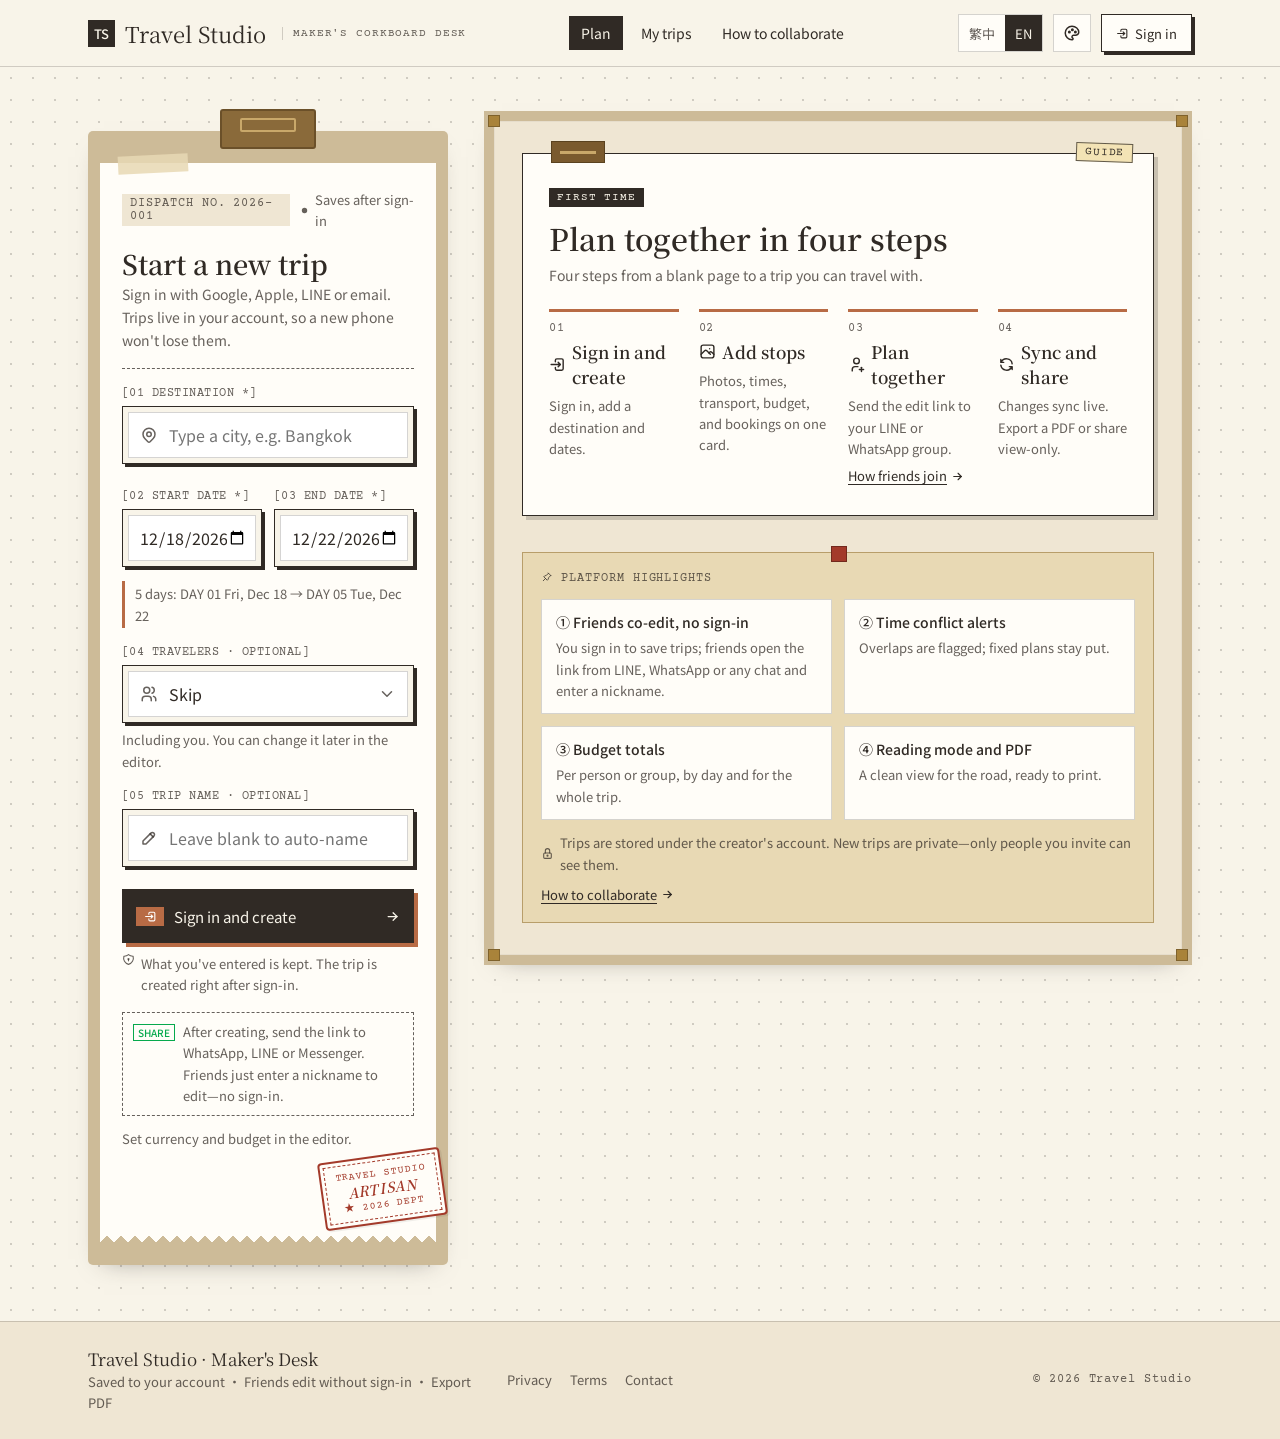
<file: web/index.html>
<!DOCTYPE html>
<html lang="zh-Hant">
<head>
<meta charset="UTF-8">
<meta name="viewport" content="width=device-width, initial-scale=1.0">
<title>Travel Studio</title>
<meta name="description" content="免費安排旅遊行程，傳連結到 WhatsApp、LINE、Messenger 邀朋友一起編輯。">
<meta property="og:title" content="Travel Studio">
<meta property="og:description" content="免費安排旅遊行程，傳連結到 WhatsApp、LINE、Messenger 邀朋友一起編輯。">
<meta property="og:type" content="website">
<meta property="og:site_name" content="Travel Studio">
<meta property="og:image" content="/assets/og-default.jpg">
<meta property="og:image:width" content="1200">
<meta property="og:image:height" content="630">
<meta name="twitter:card" content="summary_large_image">
<link rel="preconnect" href="https://fonts.googleapis.com">
<link rel="preconnect" href="https://fonts.gstatic.com" crossorigin>
<link href="https://fonts.googleapis.com/css2?family=Noto+Serif+TC:wght@400;600&family=Noto+Sans+TC:wght@400;500&family=Courier+Prime&display=swap" rel="stylesheet">
<link rel="stylesheet" href="assets/site.css">
<link rel="stylesheet" href="assets/common.css">
</head>
<body data-theme="paper">
<!--ICONS:START--><svg xmlns="http://www.w3.org/2000/svg" style="position:absolute;width:0;height:0;overflow:hidden" aria-hidden="true"><symbol id="ti-alert-octagon" viewBox="0 0 24 24"><g fill="none" stroke="currentColor" stroke-width="2" stroke-linecap="round" stroke-linejoin="round"><path d="M12.802 2.165l5.575 2.389c.48 .206 .863 .589 1.07 1.07l2.388 5.574c.22 .512 .22 1.092 0 1.604l-2.389 5.575c-.206 .48 -.589 .863 -1.07 1.07l-5.574 2.388c-.512 .22 -1.092 .22 -1.604 0l-5.575 -2.389a2.036 2.036 0 0 1 -1.07 -1.07l-2.388 -5.574a2.036 2.036 0 0 1 0 -1.604l2.389 -5.575c.206 -.48 .589 -.863 1.07 -1.07l5.574 -2.388a2.036 2.036 0 0 1 1.604 0z" /> <path d="M12 8v4" /> <path d="M12 16h.01" /></g></symbol><symbol id="ti-alert-triangle" viewBox="0 0 24 24"><g fill="none" stroke="currentColor" stroke-width="2" stroke-linecap="round" stroke-linejoin="round"><path d="M12 9v4" /> <path d="M10.363 3.591l-8.106 13.534a1.914 1.914 0 0 0 1.636 2.871h16.214a1.914 1.914 0 0 0 1.636 -2.87l-8.106 -13.536a1.914 1.914 0 0 0 -3.274 0z" /> <path d="M12 16h.01" /></g></symbol><symbol id="ti-arrow-down" viewBox="0 0 24 24"><g fill="none" stroke="currentColor" stroke-width="2" stroke-linecap="round" stroke-linejoin="round"><path d="M12 5l0 14" /> <path d="M18 13l-6 6" /> <path d="M6 13l6 6" /></g></symbol><symbol id="ti-arrow-right" viewBox="0 0 24 24"><g fill="none" stroke="currentColor" stroke-width="2" stroke-linecap="round" stroke-linejoin="round"><path d="M5 12l14 0" /> <path d="M13 18l6 -6" /> <path d="M13 6l6 6" /></g></symbol><symbol id="ti-arrow-up" viewBox="0 0 24 24"><g fill="none" stroke="currentColor" stroke-width="2" stroke-linecap="round" stroke-linejoin="round"><path d="M12 5l0 14" /> <path d="M18 11l-6 -6" /> <path d="M6 11l6 -6" /></g></symbol><symbol id="ti-bed" viewBox="0 0 24 24"><g fill="none" stroke="currentColor" stroke-width="2" stroke-linecap="round" stroke-linejoin="round"><path d="M7 9m-2 0a2 2 0 1 0 4 0a2 2 0 1 0 -4 0" /> <path d="M22 17v-3h-20" /> <path d="M2 8v9" /> <path d="M12 14h10v-2a3 3 0 0 0 -3 -3h-7v5z" /></g></symbol><symbol id="ti-bell" viewBox="0 0 24 24"><g fill="none" stroke="currentColor" stroke-width="2" stroke-linecap="round" stroke-linejoin="round"><path d="M10 5a2 2 0 1 1 4 0a7 7 0 0 1 4 6v3a4 4 0 0 0 2 3h-16a4 4 0 0 0 2 -3v-3a7 7 0 0 1 4 -6" /> <path d="M9 17v1a3 3 0 0 0 6 0v-1" /></g></symbol><symbol id="ti-bolt" viewBox="0 0 24 24"><g fill="none" stroke="currentColor" stroke-width="2" stroke-linecap="round" stroke-linejoin="round"><path d="M13 3l0 7l6 0l-8 11l0 -7l-6 0l8 -11" /></g></symbol><symbol id="ti-brand-apple" viewBox="0 0 24 24"><g fill="none" stroke="currentColor" stroke-width="2" stroke-linecap="round" stroke-linejoin="round"><path d="M8.286 7.008c-3.216 0 -4.286 3.23 -4.286 5.92c0 3.229 2.143 8.072 4.286 8.072c1.165 -.05 1.799 -.538 3.214 -.538c1.406 0 1.607 .538 3.214 .538s4.286 -3.229 4.286 -5.381c-.03 -.011 -2.649 -.434 -2.679 -3.23c-.02 -2.335 2.589 -3.179 2.679 -3.228c-1.096 -1.606 -3.162 -2.113 -3.75 -2.153c-1.535 -.12 -3.032 1.077 -3.75 1.077c-.729 0 -2.036 -1.077 -3.214 -1.077z" /> <path d="M12 4a2 2 0 0 0 2 -2a2 2 0 0 0 -2 2" /></g></symbol><symbol id="ti-brand-google" viewBox="0 0 24 24"><g fill="none" stroke="currentColor" stroke-width="2" stroke-linecap="round" stroke-linejoin="round"><path d="M20.945 11a9 9 0 1 1 -3.284 -5.997l-2.655 2.392a5.5 5.5 0 1 0 2.119 6.605h-4.125v-3h7.945z" /></g></symbol><symbol id="ti-brand-line" viewBox="0 0 24 24"><g fill="none" stroke="currentColor" stroke-width="2" stroke-linecap="round" stroke-linejoin="round"><path d="M21 10.663c0 -4.224 -4.041 -7.663 -9 -7.663s-9 3.439 -9 7.663c0 3.783 3.201 6.958 7.527 7.56c1.053 .239 .932 .644 .696 2.133c-.039 .238 -.184 .932 .777 .512c.96 -.42 5.18 -3.201 7.073 -5.48c1.304 -1.504 1.927 -3.029 1.927 -4.715v-.01z" /></g></symbol><symbol id="ti-brand-messenger" viewBox="0 0 24 24"><g fill="none" stroke="currentColor" stroke-width="2" stroke-linecap="round" stroke-linejoin="round"><path d="M3 20l1.3 -3.9a9 8 0 1 1 3.4 2.9l-4.7 1" /> <path d="M8 13l3 -2l2 2l3 -2" /></g></symbol><symbol id="ti-brand-telegram" viewBox="0 0 24 24"><g fill="none" stroke="currentColor" stroke-width="2" stroke-linecap="round" stroke-linejoin="round"><path d="M15 10l-4 4l6 6l4 -16l-18 7l4 2l2 6l3 -4" /></g></symbol><symbol id="ti-brand-wechat" viewBox="0 0 24 24"><g fill="none" stroke="currentColor" stroke-width="2" stroke-linecap="round" stroke-linejoin="round"><path d="M16.5 10c3.038 0 5.5 2.015 5.5 4.5c0 1.397 -.778 2.645 -2 3.47l0 2.03l-1.964 -1.178a6.649 6.649 0 0 1 -1.536 .178c-3.038 0 -5.5 -2.015 -5.5 -4.5s2.462 -4.5 5.5 -4.5z" /> <path d="M11.197 15.698c-.69 .196 -1.43 .302 -2.197 .302a8.008 8.008 0 0 1 -2.612 -.432l-2.388 1.432v-2.801c-1.237 -1.082 -2 -2.564 -2 -4.199c0 -3.314 3.134 -6 7 -6c3.782 0 6.863 2.57 7 5.785l0 .233" /> <path d="M10 8h.01" /> <path d="M7 8h.01" /> <path d="M15 14h.01" /> <path d="M18 14h.01" /></g></symbol><symbol id="ti-brand-whatsapp" viewBox="0 0 24 24"><g fill="none" stroke="currentColor" stroke-width="2" stroke-linecap="round" stroke-linejoin="round"><path d="M3 21l1.65 -3.8a9 9 0 1 1 3.4 2.9l-5.05 .9" /> <path d="M9 10a.5 .5 0 0 0 1 0v-1a.5 .5 0 0 0 -1 0v1a5 5 0 0 0 5 5h1a.5 .5 0 0 0 0 -1h-1a.5 .5 0 0 0 0 1" /></g></symbol><symbol id="ti-bus" viewBox="0 0 24 24"><g fill="none" stroke="currentColor" stroke-width="2" stroke-linecap="round" stroke-linejoin="round"><path d="M6 17m-2 0a2 2 0 1 0 4 0a2 2 0 1 0 -4 0" /> <path d="M18 17m-2 0a2 2 0 1 0 4 0a2 2 0 1 0 -4 0" /> <path d="M4 17h-2v-11a1 1 0 0 1 1 -1h14a5 7 0 0 1 5 7v5h-2m-4 0h-8" /> <path d="M16 5l1.5 7l4.5 0" /> <path d="M2 10l15 0" /> <path d="M7 5l0 5" /> <path d="M12 5l0 5" /></g></symbol><symbol id="ti-calendar-event" viewBox="0 0 24 24"><g fill="none" stroke="currentColor" stroke-width="2" stroke-linecap="round" stroke-linejoin="round"><path d="M4 5m0 2a2 2 0 0 1 2 -2h12a2 2 0 0 1 2 2v12a2 2 0 0 1 -2 2h-12a2 2 0 0 1 -2 -2z" /> <path d="M16 3l0 4" /> <path d="M8 3l0 4" /> <path d="M4 11l16 0" /> <path d="M8 15h2v2h-2z" /></g></symbol><symbol id="ti-calendar-minus" viewBox="0 0 24 24"><g fill="none" stroke="currentColor" stroke-width="2" stroke-linecap="round" stroke-linejoin="round"><path d="M12.5 21h-6.5a2 2 0 0 1 -2 -2v-12a2 2 0 0 1 2 -2h12a2 2 0 0 1 2 2v8" /> <path d="M16 3v4" /> <path d="M8 3v4" /> <path d="M4 11h16" /> <path d="M16 19h6" /></g></symbol><symbol id="ti-car" viewBox="0 0 24 24"><g fill="none" stroke="currentColor" stroke-width="2" stroke-linecap="round" stroke-linejoin="round"><path d="M7 17m-2 0a2 2 0 1 0 4 0a2 2 0 1 0 -4 0" /> <path d="M17 17m-2 0a2 2 0 1 0 4 0a2 2 0 1 0 -4 0" /> <path d="M5 17h-2v-6l2 -5h9l4 5h1a2 2 0 0 1 2 2v4h-2m-4 0h-6m-6 -6h15m-6 0v-5" /></g></symbol><symbol id="ti-check" viewBox="0 0 24 24"><g fill="none" stroke="currentColor" stroke-width="2" stroke-linecap="round" stroke-linejoin="round"><path d="M5 12l5 5l10 -10" /></g></symbol><symbol id="ti-checkbox" viewBox="0 0 24 24"><g fill="none" stroke="currentColor" stroke-width="2" stroke-linecap="round" stroke-linejoin="round"><path d="M9 11l3 3l8 -8" /> <path d="M20 12v6a2 2 0 0 1 -2 2h-12a2 2 0 0 1 -2 -2v-12a2 2 0 0 1 2 -2h9" /></g></symbol><symbol id="ti-chevron-down" viewBox="0 0 24 24"><g fill="none" stroke="currentColor" stroke-width="2" stroke-linecap="round" stroke-linejoin="round"><path d="M6 9l6 6l6 -6" /></g></symbol><symbol id="ti-circle-check" viewBox="0 0 24 24"><g fill="none" stroke="currentColor" stroke-width="2" stroke-linecap="round" stroke-linejoin="round"><path d="M12 12m-9 0a9 9 0 1 0 18 0a9 9 0 1 0 -18 0" /> <path d="M9 12l2 2l4 -4" /></g></symbol><symbol id="ti-clock" viewBox="0 0 24 24"><g fill="none" stroke="currentColor" stroke-width="2" stroke-linecap="round" stroke-linejoin="round"><path d="M3 12a9 9 0 1 0 18 0a9 9 0 0 0 -18 0" /> <path d="M12 7v5l3 3" /></g></symbol><symbol id="ti-clock-exclamation" viewBox="0 0 24 24"><g fill="none" stroke="currentColor" stroke-width="2" stroke-linecap="round" stroke-linejoin="round"><path d="M20.986 12.502a9 9 0 1 0 -5.973 7.98" /> <path d="M12 7v5l3 3" /> <path d="M19 16v3" /> <path d="M19 22v.01" /></g></symbol><symbol id="ti-coin" viewBox="0 0 24 24"><g fill="none" stroke="currentColor" stroke-width="2" stroke-linecap="round" stroke-linejoin="round"><path d="M12 12m-9 0a9 9 0 1 0 18 0a9 9 0 1 0 -18 0" /> <path d="M14.8 9a2 2 0 0 0 -1.8 -1h-2a2 2 0 1 0 0 4h2a2 2 0 1 1 0 4h-2a2 2 0 0 1 -1.8 -1" /> <path d="M12 7v10" /></g></symbol><symbol id="ti-coins" viewBox="0 0 24 24"><g fill="none" stroke="currentColor" stroke-width="2" stroke-linecap="round" stroke-linejoin="round"><path d="M9 14c0 1.657 2.686 3 6 3s6 -1.343 6 -3s-2.686 -3 -6 -3s-6 1.343 -6 3z" /> <path d="M9 14v4c0 1.656 2.686 3 6 3s6 -1.344 6 -3v-4" /> <path d="M3 6c0 1.072 1.144 2.062 3 2.598s4.144 .536 6 0c1.856 -.536 3 -1.526 3 -2.598c0 -1.072 -1.144 -2.062 -3 -2.598s-4.144 -.536 -6 0c-1.856 .536 -3 1.526 -3 2.598z" /> <path d="M3 6v10c0 .888 .772 1.45 2 2" /> <path d="M3 11c0 .888 .772 1.45 2 2" /></g></symbol><symbol id="ti-copy" viewBox="0 0 24 24"><g fill="none" stroke="currentColor" stroke-width="2" stroke-linecap="round" stroke-linejoin="round"><path d="M7 7m0 2.667a2.667 2.667 0 0 1 2.667 -2.667h8.666a2.667 2.667 0 0 1 2.667 2.667v8.666a2.667 2.667 0 0 1 -2.667 2.667h-8.666a2.667 2.667 0 0 1 -2.667 -2.667z" /> <path d="M4.012 16.737a2.005 2.005 0 0 1 -1.012 -1.737v-10c0 -1.1 .9 -2 2 -2h10c.75 0 1.158 .385 1.5 1" /></g></symbol><symbol id="ti-device-mobile-message" viewBox="0 0 24 24"><g fill="none" stroke="currentColor" stroke-width="2" stroke-linecap="round" stroke-linejoin="round"><path d="M11 3h10v8h-3l-4 2v-2h-3z" /> <path d="M15 16v4a1 1 0 0 1 -1 1h-8a1 1 0 0 1 -1 -1v-14a1 1 0 0 1 1 -1h2" /> <path d="M10 18v.01" /></g></symbol><symbol id="ti-dots" viewBox="0 0 24 24"><g fill="none" stroke="currentColor" stroke-width="2" stroke-linecap="round" stroke-linejoin="round"><path d="M5 12m-1 0a1 1 0 1 0 2 0a1 1 0 1 0 -2 0" /> <path d="M12 12m-1 0a1 1 0 1 0 2 0a1 1 0 1 0 -2 0" /> <path d="M19 12m-1 0a1 1 0 1 0 2 0a1 1 0 1 0 -2 0" /></g></symbol><symbol id="ti-download" viewBox="0 0 24 24"><g fill="none" stroke="currentColor" stroke-width="2" stroke-linecap="round" stroke-linejoin="round"><path d="M4 17v2a2 2 0 0 0 2 2h12a2 2 0 0 0 2 -2v-2" /> <path d="M7 11l5 5l5 -5" /> <path d="M12 4l0 12" /></g></symbol><symbol id="ti-external-link" viewBox="0 0 24 24"><g fill="none" stroke="currentColor" stroke-width="2" stroke-linecap="round" stroke-linejoin="round"><path d="M12 6h-6a2 2 0 0 0 -2 2v10a2 2 0 0 0 2 2h10a2 2 0 0 0 2 -2v-6" /> <path d="M11 13l9 -9" /> <path d="M15 4h5v5" /></g></symbol><symbol id="ti-eye" viewBox="0 0 24 24"><g fill="none" stroke="currentColor" stroke-width="2" stroke-linecap="round" stroke-linejoin="round"><path d="M10 12a2 2 0 1 0 4 0a2 2 0 0 0 -4 0" /> <path d="M21 12c-2.4 4 -5.4 6 -9 6c-3.6 0 -6.6 -2 -9 -6c2.4 -4 5.4 -6 9 -6c3.6 0 6.6 2 9 6" /></g></symbol><symbol id="ti-file-code" viewBox="0 0 24 24"><g fill="none" stroke="currentColor" stroke-width="2" stroke-linecap="round" stroke-linejoin="round"><path d="M14 3v4a1 1 0 0 0 1 1h4" /> <path d="M17 21h-10a2 2 0 0 1 -2 -2v-14a2 2 0 0 1 2 -2h7l5 5v11a2 2 0 0 1 -2 2z" /> <path d="M10 13l-1 2l1 2" /> <path d="M14 13l1 2l-1 2" /></g></symbol><symbol id="ti-flag" viewBox="0 0 24 24"><g fill="none" stroke="currentColor" stroke-width="2" stroke-linecap="round" stroke-linejoin="round"><path d="M5 5a5 5 0 0 1 7 0a5 5 0 0 0 7 0v9a5 5 0 0 1 -7 0a5 5 0 0 0 -7 0v-9z" /> <path d="M5 21v-7" /></g></symbol><symbol id="ti-flag-3" viewBox="0 0 24 24"><g fill="none" stroke="currentColor" stroke-width="2" stroke-linecap="round" stroke-linejoin="round"><path d="M5 14h14l-4.5 -4.5l4.5 -4.5h-14v16" /></g></symbol><symbol id="ti-folder" viewBox="0 0 24 24"><g fill="none" stroke="currentColor" stroke-width="2" stroke-linecap="round" stroke-linejoin="round"><path d="M5 4h4l3 3h7a2 2 0 0 1 2 2v8a2 2 0 0 1 -2 2h-14a2 2 0 0 1 -2 -2v-11a2 2 0 0 1 2 -2" /></g></symbol><symbol id="ti-heart" viewBox="0 0 24 24"><g fill="none" stroke="currentColor" stroke-width="2" stroke-linecap="round" stroke-linejoin="round"><path d="M19.5 12.572l-7.5 7.428l-7.5 -7.428a5 5 0 1 1 7.5 -6.566a5 5 0 1 1 7.5 6.572" /></g></symbol><symbol id="ti-heart-filled" viewBox="0 0 24 24"><g fill="currentColor" stroke="none"><path d="M6.979 3.074a6 6 0 0 1 4.988 1.425l.037 .033l.034 -.03a6 6 0 0 1 4.733 -1.44l.246 .036a6 6 0 0 1 3.364 10.008l-.18 .185l-.048 .041l-7.45 7.379a1 1 0 0 1 -1.313 .082l-.094 -.082l-7.493 -7.422a6 6 0 0 1 3.176 -10.215z" /></g></symbol><symbol id="ti-home" viewBox="0 0 24 24"><g fill="none" stroke="currentColor" stroke-width="2" stroke-linecap="round" stroke-linejoin="round"><path d="M5 12l-2 0l9 -9l9 9l-2 0" /> <path d="M5 12v7a2 2 0 0 0 2 2h10a2 2 0 0 0 2 -2v-7" /> <path d="M9 21v-6a2 2 0 0 1 2 -2h2a2 2 0 0 1 2 2v6" /></g></symbol><symbol id="ti-info-circle" viewBox="0 0 24 24"><g fill="none" stroke="currentColor" stroke-width="2" stroke-linecap="round" stroke-linejoin="round"><path d="M3 12a9 9 0 1 0 18 0a9 9 0 0 0 -18 0" /> <path d="M12 9h.01" /> <path d="M11 12h1v4h1" /></g></symbol><symbol id="ti-link" viewBox="0 0 24 24"><g fill="none" stroke="currentColor" stroke-width="2" stroke-linecap="round" stroke-linejoin="round"><path d="M9 15l6 -6" /> <path d="M11 6l.463 -.536a5 5 0 0 1 7.071 7.072l-.534 .464" /> <path d="M13 18l-.397 .534a5.068 5.068 0 0 1 -7.127 0a4.972 4.972 0 0 1 0 -7.071l.524 -.463" /></g></symbol><symbol id="ti-link-off" viewBox="0 0 24 24"><g fill="none" stroke="currentColor" stroke-width="2" stroke-linecap="round" stroke-linejoin="round"><path d="M9 15l3 -3m2 -2l1 -1" /> <path d="M11 6l.463 -.536a5 5 0 0 1 7.071 7.072l-.534 .464" /> <path d="M3 3l18 18" /> <path d="M13 18l-.397 .534a5.068 5.068 0 0 1 -7.127 0a4.972 4.972 0 0 1 0 -7.071l.524 -.463" /></g></symbol><symbol id="ti-list-search" viewBox="0 0 24 24"><g fill="none" stroke="currentColor" stroke-width="2" stroke-linecap="round" stroke-linejoin="round"><path d="M15 15m-4 0a4 4 0 1 0 8 0a4 4 0 1 0 -8 0" /> <path d="M18.5 18.5l2.5 2.5" /> <path d="M4 6h16" /> <path d="M4 12h4" /> <path d="M4 18h4" /></g></symbol><symbol id="ti-lock" viewBox="0 0 24 24"><g fill="none" stroke="currentColor" stroke-width="2" stroke-linecap="round" stroke-linejoin="round"><path d="M5 13a2 2 0 0 1 2 -2h10a2 2 0 0 1 2 2v6a2 2 0 0 1 -2 2h-10a2 2 0 0 1 -2 -2v-6z" /> <path d="M11 16a1 1 0 1 0 2 0a1 1 0 0 0 -2 0" /> <path d="M8 11v-4a4 4 0 1 1 8 0v4" /></g></symbol><symbol id="ti-login-2" viewBox="0 0 24 24"><g fill="none" stroke="currentColor" stroke-width="2" stroke-linecap="round" stroke-linejoin="round"><path d="M9 8v-2a2 2 0 0 1 2 -2h7a2 2 0 0 1 2 2v12a2 2 0 0 1 -2 2h-7a2 2 0 0 1 -2 -2v-2" /> <path d="M3 12h13l-3 -3" /> <path d="M13 15l3 -3" /></g></symbol><symbol id="ti-logout" viewBox="0 0 24 24"><g fill="none" stroke="currentColor" stroke-width="2" stroke-linecap="round" stroke-linejoin="round"><path d="M14 8v-2a2 2 0 0 0 -2 -2h-7a2 2 0 0 0 -2 2v12a2 2 0 0 0 2 2h7a2 2 0 0 0 2 -2v-2" /> <path d="M9 12h12l-3 -3" /> <path d="M18 15l3 -3" /></g></symbol><symbol id="ti-mail" viewBox="0 0 24 24"><g fill="none" stroke="currentColor" stroke-width="2" stroke-linecap="round" stroke-linejoin="round"><path d="M3 7a2 2 0 0 1 2 -2h14a2 2 0 0 1 2 2v10a2 2 0 0 1 -2 2h-14a2 2 0 0 1 -2 -2v-10z" /> <path d="M3 7l9 6l9 -6" /></g></symbol><symbol id="ti-map-2" viewBox="0 0 24 24"><g fill="none" stroke="currentColor" stroke-width="2" stroke-linecap="round" stroke-linejoin="round"><path d="M12 18.5l-3 -1.5l-6 3v-13l6 -3l6 3l6 -3v7.5" /> <path d="M9 4v13" /> <path d="M15 7v5.5" /> <path d="M21.121 20.121a3 3 0 1 0 -4.242 0c.418 .419 1.125 1.045 2.121 1.879c1.051 -.89 1.759 -1.516 2.121 -1.879z" /> <path d="M19 18v.01" /></g></symbol><symbol id="ti-map-pin" viewBox="0 0 24 24"><g fill="none" stroke="currentColor" stroke-width="2" stroke-linecap="round" stroke-linejoin="round"><path d="M9 11a3 3 0 1 0 6 0a3 3 0 0 0 -6 0" /> <path d="M17.657 16.657l-4.243 4.243a2 2 0 0 1 -2.827 0l-4.244 -4.243a8 8 0 1 1 11.314 0z" /></g></symbol><symbol id="ti-menu-2" viewBox="0 0 24 24"><g fill="none" stroke="currentColor" stroke-width="2" stroke-linecap="round" stroke-linejoin="round"><path d="M4 6l16 0" /> <path d="M4 12l16 0" /> <path d="M4 18l16 0" /></g></symbol><symbol id="ti-note" viewBox="0 0 24 24"><g fill="none" stroke="currentColor" stroke-width="2" stroke-linecap="round" stroke-linejoin="round"><path d="M13 20l7 -7" /> <path d="M13 20v-6a1 1 0 0 1 1 -1h6v-7a2 2 0 0 0 -2 -2h-12a2 2 0 0 0 -2 2v12a2 2 0 0 0 2 2h7" /></g></symbol><symbol id="ti-notebook" viewBox="0 0 24 24"><g fill="none" stroke="currentColor" stroke-width="2" stroke-linecap="round" stroke-linejoin="round"><path d="M6 4h11a2 2 0 0 1 2 2v12a2 2 0 0 1 -2 2h-11a1 1 0 0 1 -1 -1v-14a1 1 0 0 1 1 -1m3 0v18" /> <path d="M13 8l2 0" /> <path d="M13 12l2 0" /></g></symbol><symbol id="ti-palette" viewBox="0 0 24 24"><g fill="none" stroke="currentColor" stroke-width="2" stroke-linecap="round" stroke-linejoin="round"><path d="M12 21a9 9 0 0 1 0 -18c4.97 0 9 3.582 9 8c0 1.06 -.474 2.078 -1.318 2.828c-.844 .75 -1.989 1.172 -3.182 1.172h-2.5a2 2 0 0 0 -1 3.75a1.3 1.3 0 0 1 -1 2.25" /> <path d="M8.5 10.5m-1 0a1 1 0 1 0 2 0a1 1 0 1 0 -2 0" /> <path d="M12.5 7.5m-1 0a1 1 0 1 0 2 0a1 1 0 1 0 -2 0" /> <path d="M16.5 10.5m-1 0a1 1 0 1 0 2 0a1 1 0 1 0 -2 0" /></g></symbol><symbol id="ti-pencil" viewBox="0 0 24 24"><g fill="none" stroke="currentColor" stroke-width="2" stroke-linecap="round" stroke-linejoin="round"><path d="M4 20h4l10.5 -10.5a2.828 2.828 0 1 0 -4 -4l-10.5 10.5v4" /> <path d="M13.5 6.5l4 4" /></g></symbol><symbol id="ti-photo" viewBox="0 0 24 24"><g fill="none" stroke="currentColor" stroke-width="2" stroke-linecap="round" stroke-linejoin="round"><path d="M15 8h.01" /> <path d="M3 6a3 3 0 0 1 3 -3h12a3 3 0 0 1 3 3v12a3 3 0 0 1 -3 3h-12a3 3 0 0 1 -3 -3v-12z" /> <path d="M3 16l5 -5c.928 -.893 2.072 -.893 3 0l5 5" /> <path d="M14 14l1 -1c.928 -.893 2.072 -.893 3 0l3 3" /></g></symbol><symbol id="ti-pig-money" viewBox="0 0 24 24"><g fill="none" stroke="currentColor" stroke-width="2" stroke-linecap="round" stroke-linejoin="round"><path d="M15 11v.01" /> <path d="M5.173 8.378a3 3 0 1 1 4.656 -1.377" /> <path d="M16 4v3.803a6.019 6.019 0 0 1 2.658 3.197h1.341a1 1 0 0 1 1 1v2a1 1 0 0 1 -1 1h-1.342c-.336 .95 -.907 1.8 -1.658 2.473v2.027a1.5 1.5 0 0 1 -3 0v-.583a6.04 6.04 0 0 1 -1 .083h-4a6.04 6.04 0 0 1 -1 -.083v.583a1.5 1.5 0 0 1 -3 0v-2l0 -.027a6 6 0 0 1 4 -10.473h2.5l4.5 -3h0z" /></g></symbol><symbol id="ti-pin" viewBox="0 0 24 24"><g fill="none" stroke="currentColor" stroke-width="2" stroke-linecap="round" stroke-linejoin="round"><path d="M15 4.5l-4 4l-4 1.5l-1.5 1.5l7 7l1.5 -1.5l1.5 -4l4 -4" /> <path d="M9 15l-4.5 4.5" /> <path d="M14.5 4l5.5 5.5" /></g></symbol><symbol id="ti-plane" viewBox="0 0 24 24"><g fill="none" stroke="currentColor" stroke-width="2" stroke-linecap="round" stroke-linejoin="round"><path d="M16 10h4a2 2 0 0 1 0 4h-4l-4 7h-3l2 -7h-4l-2 2h-3l2 -4l-2 -4h3l2 2h4l-2 -7h3z" /></g></symbol><symbol id="ti-player-play" viewBox="0 0 24 24"><g fill="none" stroke="currentColor" stroke-width="2" stroke-linecap="round" stroke-linejoin="round"><path d="M7 4v16l13 -8z" /></g></symbol><symbol id="ti-plus" viewBox="0 0 24 24"><g fill="none" stroke="currentColor" stroke-width="2" stroke-linecap="round" stroke-linejoin="round"><path d="M12 5l0 14" /> <path d="M5 12l14 0" /></g></symbol><symbol id="ti-point-filled" viewBox="0 0 24 24"><g fill="currentColor" stroke="none"><path d="M12 7a5 5 0 1 1 -4.995 5.217l-.005 -.217l.005 -.217a5 5 0 0 1 4.995 -4.783z" /></g></symbol><symbol id="ti-printer" viewBox="0 0 24 24"><g fill="none" stroke="currentColor" stroke-width="2" stroke-linecap="round" stroke-linejoin="round"><path d="M17 17h2a2 2 0 0 0 2 -2v-4a2 2 0 0 0 -2 -2h-14a2 2 0 0 0 -2 2v4a2 2 0 0 0 2 2h2" /> <path d="M17 9v-4a2 2 0 0 0 -2 -2h-6a2 2 0 0 0 -2 2v4" /> <path d="M7 13m0 2a2 2 0 0 1 2 -2h6a2 2 0 0 1 2 2v4a2 2 0 0 1 -2 2h-6a2 2 0 0 1 -2 -2z" /></g></symbol><symbol id="ti-qrcode" viewBox="0 0 24 24"><g fill="none" stroke="currentColor" stroke-width="2" stroke-linecap="round" stroke-linejoin="round"><path d="M4 4m0 1a1 1 0 0 1 1 -1h4a1 1 0 0 1 1 1v4a1 1 0 0 1 -1 1h-4a1 1 0 0 1 -1 -1z" /> <path d="M7 17l0 .01" /> <path d="M14 4m0 1a1 1 0 0 1 1 -1h4a1 1 0 0 1 1 1v4a1 1 0 0 1 -1 1h-4a1 1 0 0 1 -1 -1z" /> <path d="M7 7l0 .01" /> <path d="M4 14m0 1a1 1 0 0 1 1 -1h4a1 1 0 0 1 1 1v4a1 1 0 0 1 -1 1h-4a1 1 0 0 1 -1 -1z" /> <path d="M17 7l0 .01" /> <path d="M14 14l3 0" /> <path d="M20 14l0 .01" /> <path d="M14 14l0 3" /> <path d="M14 20l3 0" /> <path d="M17 17l3 0" /> <path d="M20 17l0 3" /></g></symbol><symbol id="ti-refresh" viewBox="0 0 24 24"><g fill="none" stroke="currentColor" stroke-width="2" stroke-linecap="round" stroke-linejoin="round"><path d="M20 11a8.1 8.1 0 0 0 -15.5 -2m-.5 -4v4h4" /> <path d="M4 13a8.1 8.1 0 0 0 15.5 2m.5 4v-4h-4" /></g></symbol><symbol id="ti-settings" viewBox="0 0 24 24"><g fill="none" stroke="currentColor" stroke-width="2" stroke-linecap="round" stroke-linejoin="round"><path d="M10.325 4.317c.426 -1.756 2.924 -1.756 3.35 0a1.724 1.724 0 0 0 2.573 1.066c1.543 -.94 3.31 .826 2.37 2.37a1.724 1.724 0 0 0 1.065 2.572c1.756 .426 1.756 2.924 0 3.35a1.724 1.724 0 0 0 -1.066 2.573c.94 1.543 -.826 3.31 -2.37 2.37a1.724 1.724 0 0 0 -2.572 1.065c-.426 1.756 -2.924 1.756 -3.35 0a1.724 1.724 0 0 0 -2.573 -1.066c-1.543 .94 -3.31 -.826 -2.37 -2.37a1.724 1.724 0 0 0 -1.065 -2.572c-1.756 -.426 -1.756 -2.924 0 -3.35a1.724 1.724 0 0 0 1.066 -2.573c-.94 -1.543 .826 -3.31 2.37 -2.37c1 .608 2.296 .07 2.572 -1.065z" /> <path d="M9 12a3 3 0 1 0 6 0a3 3 0 0 0 -6 0" /></g></symbol><symbol id="ti-share" viewBox="0 0 24 24"><g fill="none" stroke="currentColor" stroke-width="2" stroke-linecap="round" stroke-linejoin="round"><path d="M6 12m-3 0a3 3 0 1 0 6 0a3 3 0 1 0 -6 0" /> <path d="M18 6m-3 0a3 3 0 1 0 6 0a3 3 0 1 0 -6 0" /> <path d="M18 18m-3 0a3 3 0 1 0 6 0a3 3 0 1 0 -6 0" /> <path d="M8.7 10.7l6.6 -3.4" /> <path d="M8.7 13.3l6.6 3.4" /></g></symbol><symbol id="ti-share-2" viewBox="0 0 24 24"><g fill="none" stroke="currentColor" stroke-width="2" stroke-linecap="round" stroke-linejoin="round"><path d="M8 9h-1a2 2 0 0 0 -2 2v8a2 2 0 0 0 2 2h10a2 2 0 0 0 2 -2v-8a2 2 0 0 0 -2 -2h-1" /> <path d="M12 14v-11" /> <path d="M9 6l3 -3l3 3" /></g></symbol><symbol id="ti-shield-lock" viewBox="0 0 24 24"><g fill="none" stroke="currentColor" stroke-width="2" stroke-linecap="round" stroke-linejoin="round"><path d="M12 3a12 12 0 0 0 8.5 3a12 12 0 0 1 -8.5 15a12 12 0 0 1 -8.5 -15a12 12 0 0 0 8.5 -3" /> <path d="M12 11m-1 0a1 1 0 1 0 2 0a1 1 0 1 0 -2 0" /> <path d="M12 12l0 2.5" /></g></symbol><symbol id="ti-ship" viewBox="0 0 24 24"><g fill="none" stroke="currentColor" stroke-width="2" stroke-linecap="round" stroke-linejoin="round"><path d="M2 20a2.4 2.4 0 0 0 2 1a2.4 2.4 0 0 0 2 -1a2.4 2.4 0 0 1 2 -1a2.4 2.4 0 0 1 2 1a2.4 2.4 0 0 0 2 1a2.4 2.4 0 0 0 2 -1a2.4 2.4 0 0 1 2 -1a2.4 2.4 0 0 1 2 1a2.4 2.4 0 0 0 2 1a2.4 2.4 0 0 0 2 -1" /> <path d="M4 18l-1 -5h18l-2 4" /> <path d="M5 13v-6h8l4 6" /> <path d="M7 7v-4h-1" /></g></symbol><symbol id="ti-target" viewBox="0 0 24 24"><g fill="none" stroke="currentColor" stroke-width="2" stroke-linecap="round" stroke-linejoin="round"><path d="M12 12m-1 0a1 1 0 1 0 2 0a1 1 0 1 0 -2 0" /> <path d="M12 12m-5 0a5 5 0 1 0 10 0a5 5 0 1 0 -10 0" /> <path d="M12 12m-9 0a9 9 0 1 0 18 0a9 9 0 1 0 -18 0" /></g></symbol><symbol id="ti-ticket" viewBox="0 0 24 24"><g fill="none" stroke="currentColor" stroke-width="2" stroke-linecap="round" stroke-linejoin="round"><path d="M15 5l0 2" /> <path d="M15 11l0 2" /> <path d="M15 17l0 2" /> <path d="M5 5h14a2 2 0 0 1 2 2v3a2 2 0 0 0 0 4v3a2 2 0 0 1 -2 2h-14a2 2 0 0 1 -2 -2v-3a2 2 0 0 0 0 -4v-3a2 2 0 0 1 2 -2" /></g></symbol><symbol id="ti-tools-kitchen-2" viewBox="0 0 24 24"><g fill="none" stroke="currentColor" stroke-width="2" stroke-linecap="round" stroke-linejoin="round"><path d="M19 3v12h-5c-.023 -3.681 .184 -7.406 5 -12zm0 12v6h-1v-3m-10 -14v17m-3 -17v3a3 3 0 1 0 6 0v-3" /></g></symbol><symbol id="ti-train" viewBox="0 0 24 24"><g fill="none" stroke="currentColor" stroke-width="2" stroke-linecap="round" stroke-linejoin="round"><path d="M21 13c0 -3.87 -3.37 -7 -10 -7h-8" /> <path d="M3 15h16a2 2 0 0 0 2 -2" /> <path d="M3 6v5h17.5" /> <path d="M3 10l0 4" /> <path d="M8 11l0 -5" /> <path d="M13 11l0 -4.5" /> <path d="M3 19l18 0" /></g></symbol><symbol id="ti-trash" viewBox="0 0 24 24"><g fill="none" stroke="currentColor" stroke-width="2" stroke-linecap="round" stroke-linejoin="round"><path d="M4 7l16 0" /> <path d="M10 11l0 6" /> <path d="M14 11l0 6" /> <path d="M5 7l1 12a2 2 0 0 0 2 2h8a2 2 0 0 0 2 -2l1 -12" /> <path d="M9 7v-3a1 1 0 0 1 1 -1h4a1 1 0 0 1 1 1v3" /></g></symbol><symbol id="ti-user" viewBox="0 0 24 24"><g fill="none" stroke="currentColor" stroke-width="2" stroke-linecap="round" stroke-linejoin="round"><path d="M8 7a4 4 0 1 0 8 0a4 4 0 0 0 -8 0" /> <path d="M6 21v-2a4 4 0 0 1 4 -4h4a4 4 0 0 1 4 4v2" /></g></symbol><symbol id="ti-user-check" viewBox="0 0 24 24"><g fill="none" stroke="currentColor" stroke-width="2" stroke-linecap="round" stroke-linejoin="round"><path d="M8 7a4 4 0 1 0 8 0a4 4 0 0 0 -8 0" /> <path d="M6 21v-2a4 4 0 0 1 4 -4h4" /> <path d="M15 19l2 2l4 -4" /></g></symbol><symbol id="ti-user-plus" viewBox="0 0 24 24"><g fill="none" stroke="currentColor" stroke-width="2" stroke-linecap="round" stroke-linejoin="round"><path d="M8 7a4 4 0 1 0 8 0a4 4 0 0 0 -8 0" /> <path d="M16 19h6" /> <path d="M19 16v6" /> <path d="M6 21v-2a4 4 0 0 1 4 -4h4" /></g></symbol><symbol id="ti-users" viewBox="0 0 24 24"><g fill="none" stroke="currentColor" stroke-width="2" stroke-linecap="round" stroke-linejoin="round"><path d="M9 7m-4 0a4 4 0 1 0 8 0a4 4 0 1 0 -8 0" /> <path d="M3 21v-2a4 4 0 0 1 4 -4h4a4 4 0 0 1 4 4v2" /> <path d="M16 3.13a4 4 0 0 1 0 7.75" /> <path d="M21 21v-2a4 4 0 0 0 -3 -3.85" /></g></symbol><symbol id="ti-walk" viewBox="0 0 24 24"><g fill="none" stroke="currentColor" stroke-width="2" stroke-linecap="round" stroke-linejoin="round"><path d="M13 4m-1 0a1 1 0 1 0 2 0a1 1 0 1 0 -2 0" /> <path d="M7 21l3 -4" /> <path d="M16 21l-2 -4l-3 -3l1 -6" /> <path d="M6 12l2 -3l4 -1l3 3l3 1" /></g></symbol><symbol id="ti-world" viewBox="0 0 24 24"><g fill="none" stroke="currentColor" stroke-width="2" stroke-linecap="round" stroke-linejoin="round"><path d="M3 12a9 9 0 1 0 18 0a9 9 0 0 0 -18 0" /> <path d="M3.6 9h16.8" /> <path d="M3.6 15h16.8" /> <path d="M11.5 3a17 17 0 0 0 0 18" /> <path d="M12.5 3a17 17 0 0 1 0 18" /></g></symbol><symbol id="ti-x" viewBox="0 0 24 24"><g fill="none" stroke="currentColor" stroke-width="2" stroke-linecap="round" stroke-linejoin="round"><path d="M18 6l-12 12" /> <path d="M6 6l12 12" /></g></symbol></svg><!--ICONS:END-->

<div class="inapp-bar" id="inappBar" role="alert" hidden>
  <div class="wrap">
    <b id="inappName">App</b>
    <p id="inappText"></p>
    <a id="inappOpen" href="#" hidden><svg class="ic" aria-hidden="true"><use href="#ti-external-link"/></svg><span data-i="lineBtn"></span></a>
    <button type="button" id="inappCopy"><svg class="ic" aria-hidden="true"><use href="#ti-copy"/></svg><span data-i="copyUrl"></span></button>
  </div>
</div>

<header id="top">
  <div class="wrap">
    <a class="logo" href="#top" aria-label="Travel Studio"><b>TS</b><span class="name">Travel Studio</span><span class="mono" data-i="sub"></span></a>
    <nav class="tabs" aria-label="Main">
      <a href="#plan" data-nav="plan" aria-current="page" data-i="nav1"></a>
      <a href="#mine" data-nav="mine" data-i="nav2"></a>
      <a href="#explore" data-nav="explore" data-i="navExplore" class="js-explore" hidden></a>
      <a href="#collab" data-nav="collab" data-i="nav3"></a>
    </nav>
    <div class="tools">
      <div class="seg" role="group" aria-label="Language">
        <button id="langZh" aria-pressed="true">繁中</button>
        <button id="langEn" aria-pressed="false">EN</button>
      </div>
      <div class="pop">
        <button class="icob" id="themeBtn" aria-haspopup="true" aria-expanded="false"><svg class="ic" aria-hidden="true"><use href="#ti-palette"/></svg></button>
        <div class="panel" id="themePanel" role="menu"></div>
      </div>
      <button class="gbtn" id="loginBtn" type="button"><svg class="ic" aria-hidden="true"><use href="#ti-login-2"/></svg><span class="txt" data-i="login"></span></button>
      <div class="pop" id="acctWrap" hidden>
        <button class="acct" id="acctBtn" aria-haspopup="true" aria-expanded="false"><span class="ini" id="acctIni"></span><span class="txt" id="acctEmail"></span></button>
        <div class="panel" id="acctPanel" role="menu">
          <p class="meta who" id="acctWho"></p>
          <button role="menuitem" data-act="mine"><svg class="ic" aria-hidden="true"><use href="#ti-folder"/></svg><span data-i="nav2"></span></button>
          <button role="menuitem" data-act="settings"><svg class="ic" aria-hidden="true"><use href="#ti-shield-lock"/></svg><span data-i="acctSettings"></span></button>
          <div class="sepline"></div>
          <button role="menuitem" data-act="logout"><svg class="ic" aria-hidden="true"><use href="#ti-logout"/></svg><span data-i="logout"></span></button>
        </div>
      </div>
      <div class="pop menubtn">
        <button class="icob" id="menuBtn" aria-haspopup="true" aria-expanded="false"><svg class="ic" aria-hidden="true"><use href="#ti-menu-2"/></svg></button>
        <div class="panel" id="menuPanel" role="menu">
          <a href="#plan" role="menuitem" data-nav="plan" data-i="nav1"></a>
          <a href="#mine" role="menuitem" data-nav="mine" data-i="nav2"></a>
          <a href="#explore" role="menuitem" data-nav="explore" data-i="navExplore" class="js-explore" hidden></a>
          <a href="#collab" role="menuitem" data-nav="collab" data-i="nav3"></a>
        </div>
      </div>
    </div>
  </div>
</header>

<main>
  <div class="wrap grid-wrap">
    <div class="clip" id="plan">
      <div class="clip-metal" aria-hidden="true"></div>
      <form class="sheet" id="tripForm" novalidate>
        <div class="sheet-top">
          <span class="mono" id="dispatch"></span>
          <span class="meta saved" id="savedState"><svg class="ic" aria-hidden="true"><use href="#ti-point-filled"/></svg><span id="savedTxt"></span></span>
        </div>
        <h1 data-i="h1"></h1>
        <p class="meta" style="font-size:14px" data-i="lead"></p>
        <div class="rule"></div>

        <div class="row3">
          <div>
            <label class="flabel" for="dest" data-i="lDest"></label>
            <div class="frame"><div class="field">
              <svg class="ic" aria-hidden="true"><use href="#ti-map-pin"/></svg>
              <input id="dest" role="combobox" aria-autocomplete="list" aria-expanded="false" aria-controls="destList" autocomplete="off" maxlength="80" aria-describedby="errDest destState">
              <ul class="ac" id="destList" role="listbox" hidden></ul>
            </div></div>
            <p class="dest-state" id="destState" aria-live="polite"></p>
            <p class="err" id="errDest" role="alert" data-i="errDest"></p>
          </div>
          <div class="dates">
            <div>
              <label class="flabel" for="startDate" data-i="lStart"></label>
              <div class="frame"><input type="date" id="startDate"></div>
            </div>
            <div>
              <label class="flabel" for="endDate" data-i="lEnd"></label>
              <div class="frame"><input type="date" id="endDate" aria-describedby="errDate"></div>
            </div>
          </div>
        </div>
        <p class="err" id="errDate" role="alert"></p>
        <p class="meta preview" id="preview" aria-live="polite"></p>

        <label class="flabel" for="party" data-i="lParty"></label>
        <div class="frame"><div class="field"><svg class="ic" aria-hidden="true"><use href="#ti-users"/></svg><select id="party" aria-describedby="partyHint"></select><svg class="ic chev" aria-hidden="true"><use href="#ti-chevron-down"/></svg></div></div>
        <p class="meta" id="partyHint" style="margin-top:6px" data-i="partyHint"></p>

        <label class="flabel" for="tripName" data-i="lName"></label>
        <div class="frame"><div class="field"><svg class="ic" aria-hidden="true"><use href="#ti-pencil"/></svg><input id="tripName" maxlength="80"></div></div>

        <button class="cta" type="submit" id="ctaBtn"><span class="seal" id="ctaSeal"></span><span class="txt" id="ctaTxt"></span><svg class="ic" aria-hidden="true"><use href="#ti-arrow-right"/></svg></button>
        <p class="meta gate" id="gateNote"><svg class="ic" aria-hidden="true"><use href="#ti-shield-lock"/></svg><span data-i="gateNote"></span></p>
        <p class="login-err" id="loginErr" role="alert"><span id="loginErrTxt" data-i="loginCancelled"></span><button type="button" data-act="retry" data-i="retry"></button></p>

        <div class="line-note"><b>SHARE</b><p class="meta" data-i="lineNote"></p></div>
        <p class="meta form-foot" data-i="formFoot"></p>

        <div class="stamp-row" aria-hidden="true">
          <div class="deco-stamp"><div><span>TRAVEL STUDIO</span><strong data-i="stampMid"></strong><span id="stampBottom"></span></div></div>
        </div>
      </form>
      <div class="torn" aria-hidden="true"></div>
    </div>

    <section class="board" id="mine" aria-labelledby="boardTitle">
      <i class="pin tl"></i><i class="pin tr"></i><i class="pin bl"></i><i class="pin br"></i>
      <div id="boardContent"><div class="skel" aria-hidden="true"></div></div>

      <div id="explore" hidden>
        <div class="sec"><b aria-hidden="true"></b><h2 data-i="exTitle"></h2><div class="side"><div class="seg" role="group" id="sortSeg"></div></div></div>
        <div class="cards" id="exCards"></div>
      </div>

      <div class="guide">
        <div class="guide-h"><p class="mono"><svg class="ic" aria-hidden="true"><use href="#ti-pin"/></svg> <span data-i="guideTitle"></span></p></div>
        <div class="guide-grid" id="guideGrid"></div>
        <div class="guide-foot">
          <p class="meta privacy"><svg class="ic" aria-hidden="true"><use href="#ti-lock"/></svg><span data-i="privacy"></span></p>
          <button type="button" data-act="collab"><span data-i="nav3"></span><svg class="ic" aria-hidden="true"><use href="#ti-arrow-right"/></svg></button>
        </div>
      </div>
    </section>
  </div>
</main>

<footer>
  <div class="wrap">
    <div><p style="font-size:17px" data-i="footBrand"></p><p class="meta" data-i="footTag"></p></div>
    <nav class="links" aria-label="Legal">
      <a href="privacy.html" data-i="privacyLink" data-i-href="privacyUrl"></a>
      <a href="terms.html" data-i="terms" data-i-href="termsUrl"></a>
      <a id="contactLink" href="#" data-i="contact"></a>
    </nav>
    <p class="mono copy">© <span id="year"></span> Travel Studio</p>
  </div>
</footer>

<dialog class="dlg wide" id="collabDlg" aria-labelledby="collabTitle">
  <div class="dlg-h"><span class="chip" data-i="collabChip"></span><h2 id="collabTitle" data-i="collabTitle"></h2><p class="meta" data-i="collabLead"></p>
    <button type="button" class="icob mini dlg-x" data-act="closeDlg" data-i-label="close"><svg class="ic" aria-hidden="true"><use href="#ti-x"/></svg></button></div>
  <div class="dlg-b"><div class="collab-grid" id="collabGrid"></div><p class="meta perm"><svg class="ic" aria-hidden="true"><use href="#ti-info-circle"/></svg><span data-i="linkKinds"></span></p></div>
  <div class="dlg-f"><button type="button" class="btn-dark" data-act="closeDlg" data-i="gotIt"></button></div>
</dialog>

<dialog class="dlg" id="consentDlg" aria-labelledby="cTitle">
  <div class="dlg-h"><span class="chip" data-i="cChip"></span><h2 id="cTitle" data-i="consentTitle"></h2><p class="meta" data-i="consentLead"></p></div>
  <div class="dlg-b">
    <div class="opt"><input type="checkbox" id="cNeed" checked disabled><label for="cNeed"><b><span data-i="cNeedT"></span><span class="req" data-i="required"></span></b><span class="meta" data-i="cNeedD"></span></label></div>
    <div class="opt"><input type="checkbox" id="cStat"><label for="cStat"><b data-i="cStatT"></b><span class="meta" data-i="cStatD"></span></label></div>
    <div class="opt"><input type="checkbox" id="cMkt"><label for="cMkt"><b data-i="cMktT"></b><span class="meta" data-i="cMktD"></span></label></div>
    <p class="meta" style="margin-top:10px"><span data-i="cRead"></span> <a href="privacy.html" target="_blank" rel="noopener" data-i="privacyLink" data-i-href="privacyUrl"></a><span data-i="legalSep">、</span><a href="terms.html" target="_blank" rel="noopener" data-i="terms" data-i-href="termsUrl"></a></p>
  </div>
  <div class="dlg-f"><button type="button" class="btn-light" id="cCancel" data-i="cancel"></button><button type="button" class="btn-dark" id="cAgree" data-i="cAgree"></button></div>
</dialog>

<dialog class="dlg" id="setDlg" aria-labelledby="sTitle">
  <div class="dlg-h"><h2 id="sTitle" data-i="setTitle"></h2><p class="meta" id="setVer"></p></div>
  <div class="dlg-b">
    <div class="opt"><input type="checkbox" id="sNeed" checked disabled><label for="sNeed"><b><span data-i="cNeedT"></span><span class="req" data-i="required"></span></b><span class="meta" data-i="cNeedD"></span></label></div>
    <div class="opt"><input type="checkbox" id="sStat"><label for="sStat"><b data-i="cStatT"></b><span class="meta" data-i="cStatD"></span></label></div>
    <div class="opt"><input type="checkbox" id="sMkt"><label for="sMkt"><b data-i="cMktT"></b><span class="meta" data-i="cMktD"></span></label></div>
    <div class="dlg-sec"><h3 data-i="setExport"></h3><p class="meta" data-i="setExportD"></p><button type="button" class="btn-light btn-sm" data-act="export"><svg class="ic" aria-hidden="true"><use href="#ti-download"/></svg><span data-i="setExport"></span></button></div>
    <div class="dlg-sec" style="border-bottom:none"><h3 data-i="setDelete"></h3><p class="meta" data-i="setDeleteD"></p><button type="button" class="btn-light btn-sm" data-act="delAccount" style="color:var(--danger);border-color:var(--danger)"><svg class="ic" aria-hidden="true"><use href="#ti-trash"/></svg><span data-i="setDelete"></span></button></div>
  </div>
  <div class="dlg-f"><button type="button" class="btn-light" data-act="closeDlg" data-i="close"></button><button type="button" class="btn-dark" data-act="saveSettings" data-i="setSave"></button></div>
</dialog>

<dialog class="dlg" id="confirmDlg" aria-labelledby="cfTitle">
  <div class="dlg-h"><h2 id="cfTitle"></h2></div>
  <div class="dlg-b"><p class="meta" id="cfBody" style="font-size:14px"></p></div>
  <div class="dlg-f"><button type="button" class="btn-light" data-act="closeDlg" data-i="cancel"></button><button type="button" class="btn-danger" id="cfOk"></button></div>
</dialog>

<div class="toast" id="toast" role="status" aria-live="polite"></div>

<script src="assets/config.js"></script>
<script src="assets/vendor/supabase.js"></script>
<script src="assets/i18n.js"></script>
<script src="assets/vendor/qrcode.js"></script>
<script src="assets/share.js"></script>
<script src="assets/auth.js"></script>
<script src="assets/home.js"></script>
</body>
</html>
</file>
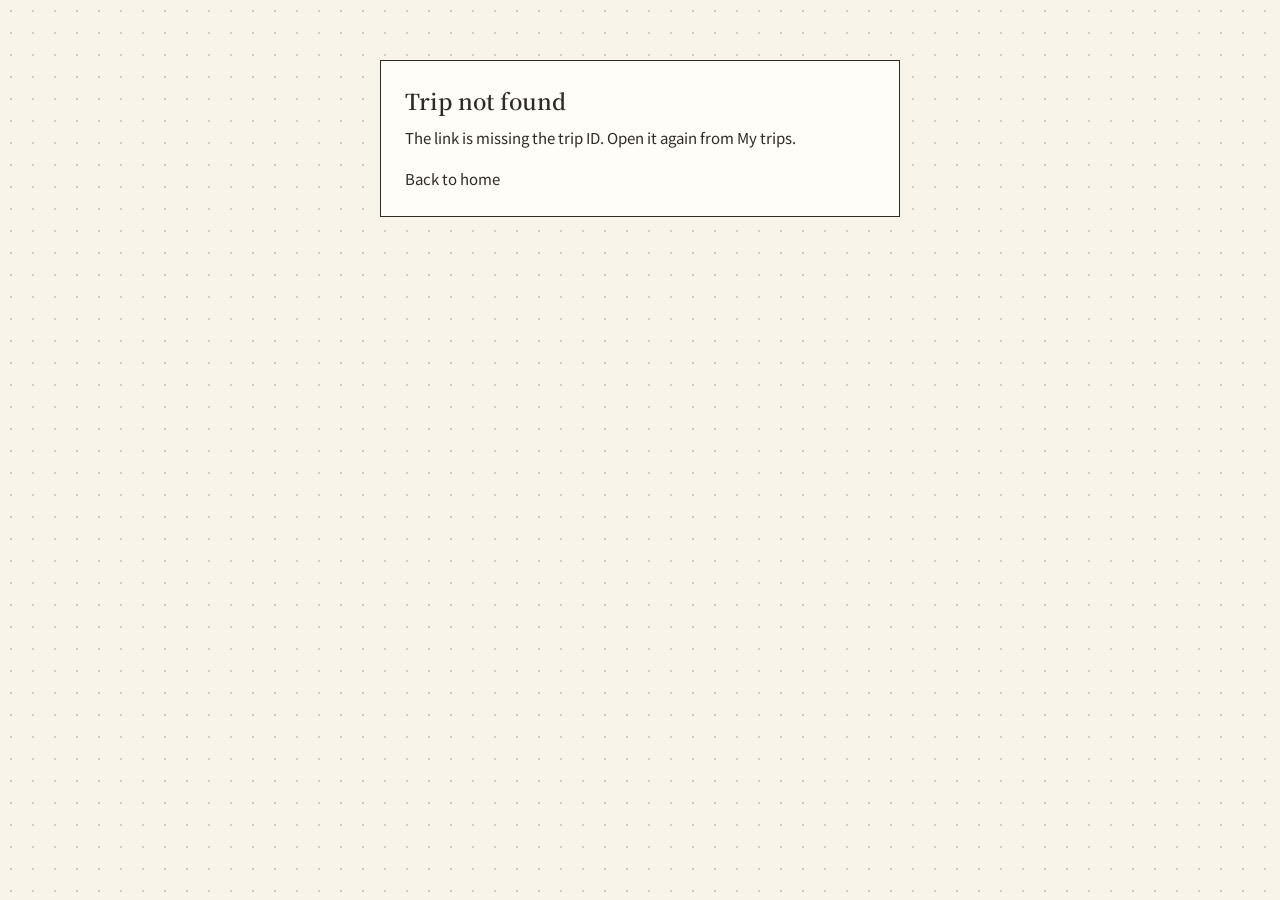
<file: web/editor.html>
<!DOCTYPE html>
<html lang="zh-Hant">
<head>
<meta charset="UTF-8">
<meta name="viewport" content="width=device-width, initial-scale=1.0">
<title>Travel Studio</title>
<meta name="robots" content="noindex">
<link rel="preconnect" href="https://fonts.googleapis.com">
<link rel="preconnect" href="https://fonts.gstatic.com" crossorigin>
<link href="https://fonts.googleapis.com/css2?family=Noto+Serif+TC:wght@400;600&family=Noto+Sans+TC:wght@400;500&family=Courier+Prime&family=Caveat:wght@600&display=swap" rel="stylesheet">
<link rel="stylesheet" href="assets/editor.css">
<link rel="stylesheet" href="assets/common.css">
</head>
<body data-theme="paper">
<!--ICONS:START--><svg xmlns="http://www.w3.org/2000/svg" style="position:absolute;width:0;height:0;overflow:hidden" aria-hidden="true"><symbol id="ti-alert-octagon" viewBox="0 0 24 24"><g fill="none" stroke="currentColor" stroke-width="2" stroke-linecap="round" stroke-linejoin="round"><path d="M12.802 2.165l5.575 2.389c.48 .206 .863 .589 1.07 1.07l2.388 5.574c.22 .512 .22 1.092 0 1.604l-2.389 5.575c-.206 .48 -.589 .863 -1.07 1.07l-5.574 2.388c-.512 .22 -1.092 .22 -1.604 0l-5.575 -2.389a2.036 2.036 0 0 1 -1.07 -1.07l-2.388 -5.574a2.036 2.036 0 0 1 0 -1.604l2.389 -5.575c.206 -.48 .589 -.863 1.07 -1.07l5.574 -2.388a2.036 2.036 0 0 1 1.604 0z" /> <path d="M12 8v4" /> <path d="M12 16h.01" /></g></symbol><symbol id="ti-alert-triangle" viewBox="0 0 24 24"><g fill="none" stroke="currentColor" stroke-width="2" stroke-linecap="round" stroke-linejoin="round"><path d="M12 9v4" /> <path d="M10.363 3.591l-8.106 13.534a1.914 1.914 0 0 0 1.636 2.871h16.214a1.914 1.914 0 0 0 1.636 -2.87l-8.106 -13.536a1.914 1.914 0 0 0 -3.274 0z" /> <path d="M12 16h.01" /></g></symbol><symbol id="ti-arrow-down" viewBox="0 0 24 24"><g fill="none" stroke="currentColor" stroke-width="2" stroke-linecap="round" stroke-linejoin="round"><path d="M12 5l0 14" /> <path d="M18 13l-6 6" /> <path d="M6 13l6 6" /></g></symbol><symbol id="ti-arrow-right" viewBox="0 0 24 24"><g fill="none" stroke="currentColor" stroke-width="2" stroke-linecap="round" stroke-linejoin="round"><path d="M5 12l14 0" /> <path d="M13 18l6 -6" /> <path d="M13 6l6 6" /></g></symbol><symbol id="ti-arrow-up" viewBox="0 0 24 24"><g fill="none" stroke="currentColor" stroke-width="2" stroke-linecap="round" stroke-linejoin="round"><path d="M12 5l0 14" /> <path d="M18 11l-6 -6" /> <path d="M6 11l6 -6" /></g></symbol><symbol id="ti-bed" viewBox="0 0 24 24"><g fill="none" stroke="currentColor" stroke-width="2" stroke-linecap="round" stroke-linejoin="round"><path d="M7 9m-2 0a2 2 0 1 0 4 0a2 2 0 1 0 -4 0" /> <path d="M22 17v-3h-20" /> <path d="M2 8v9" /> <path d="M12 14h10v-2a3 3 0 0 0 -3 -3h-7v5z" /></g></symbol><symbol id="ti-bell" viewBox="0 0 24 24"><g fill="none" stroke="currentColor" stroke-width="2" stroke-linecap="round" stroke-linejoin="round"><path d="M10 5a2 2 0 1 1 4 0a7 7 0 0 1 4 6v3a4 4 0 0 0 2 3h-16a4 4 0 0 0 2 -3v-3a7 7 0 0 1 4 -6" /> <path d="M9 17v1a3 3 0 0 0 6 0v-1" /></g></symbol><symbol id="ti-bolt" viewBox="0 0 24 24"><g fill="none" stroke="currentColor" stroke-width="2" stroke-linecap="round" stroke-linejoin="round"><path d="M13 3l0 7l6 0l-8 11l0 -7l-6 0l8 -11" /></g></symbol><symbol id="ti-brand-apple" viewBox="0 0 24 24"><g fill="none" stroke="currentColor" stroke-width="2" stroke-linecap="round" stroke-linejoin="round"><path d="M8.286 7.008c-3.216 0 -4.286 3.23 -4.286 5.92c0 3.229 2.143 8.072 4.286 8.072c1.165 -.05 1.799 -.538 3.214 -.538c1.406 0 1.607 .538 3.214 .538s4.286 -3.229 4.286 -5.381c-.03 -.011 -2.649 -.434 -2.679 -3.23c-.02 -2.335 2.589 -3.179 2.679 -3.228c-1.096 -1.606 -3.162 -2.113 -3.75 -2.153c-1.535 -.12 -3.032 1.077 -3.75 1.077c-.729 0 -2.036 -1.077 -3.214 -1.077z" /> <path d="M12 4a2 2 0 0 0 2 -2a2 2 0 0 0 -2 2" /></g></symbol><symbol id="ti-brand-google" viewBox="0 0 24 24"><g fill="none" stroke="currentColor" stroke-width="2" stroke-linecap="round" stroke-linejoin="round"><path d="M20.945 11a9 9 0 1 1 -3.284 -5.997l-2.655 2.392a5.5 5.5 0 1 0 2.119 6.605h-4.125v-3h7.945z" /></g></symbol><symbol id="ti-brand-line" viewBox="0 0 24 24"><g fill="none" stroke="currentColor" stroke-width="2" stroke-linecap="round" stroke-linejoin="round"><path d="M21 10.663c0 -4.224 -4.041 -7.663 -9 -7.663s-9 3.439 -9 7.663c0 3.783 3.201 6.958 7.527 7.56c1.053 .239 .932 .644 .696 2.133c-.039 .238 -.184 .932 .777 .512c.96 -.42 5.18 -3.201 7.073 -5.48c1.304 -1.504 1.927 -3.029 1.927 -4.715v-.01z" /></g></symbol><symbol id="ti-brand-messenger" viewBox="0 0 24 24"><g fill="none" stroke="currentColor" stroke-width="2" stroke-linecap="round" stroke-linejoin="round"><path d="M3 20l1.3 -3.9a9 8 0 1 1 3.4 2.9l-4.7 1" /> <path d="M8 13l3 -2l2 2l3 -2" /></g></symbol><symbol id="ti-brand-telegram" viewBox="0 0 24 24"><g fill="none" stroke="currentColor" stroke-width="2" stroke-linecap="round" stroke-linejoin="round"><path d="M15 10l-4 4l6 6l4 -16l-18 7l4 2l2 6l3 -4" /></g></symbol><symbol id="ti-brand-wechat" viewBox="0 0 24 24"><g fill="none" stroke="currentColor" stroke-width="2" stroke-linecap="round" stroke-linejoin="round"><path d="M16.5 10c3.038 0 5.5 2.015 5.5 4.5c0 1.397 -.778 2.645 -2 3.47l0 2.03l-1.964 -1.178a6.649 6.649 0 0 1 -1.536 .178c-3.038 0 -5.5 -2.015 -5.5 -4.5s2.462 -4.5 5.5 -4.5z" /> <path d="M11.197 15.698c-.69 .196 -1.43 .302 -2.197 .302a8.008 8.008 0 0 1 -2.612 -.432l-2.388 1.432v-2.801c-1.237 -1.082 -2 -2.564 -2 -4.199c0 -3.314 3.134 -6 7 -6c3.782 0 6.863 2.57 7 5.785l0 .233" /> <path d="M10 8h.01" /> <path d="M7 8h.01" /> <path d="M15 14h.01" /> <path d="M18 14h.01" /></g></symbol><symbol id="ti-brand-whatsapp" viewBox="0 0 24 24"><g fill="none" stroke="currentColor" stroke-width="2" stroke-linecap="round" stroke-linejoin="round"><path d="M3 21l1.65 -3.8a9 9 0 1 1 3.4 2.9l-5.05 .9" /> <path d="M9 10a.5 .5 0 0 0 1 0v-1a.5 .5 0 0 0 -1 0v1a5 5 0 0 0 5 5h1a.5 .5 0 0 0 0 -1h-1a.5 .5 0 0 0 0 1" /></g></symbol><symbol id="ti-bus" viewBox="0 0 24 24"><g fill="none" stroke="currentColor" stroke-width="2" stroke-linecap="round" stroke-linejoin="round"><path d="M6 17m-2 0a2 2 0 1 0 4 0a2 2 0 1 0 -4 0" /> <path d="M18 17m-2 0a2 2 0 1 0 4 0a2 2 0 1 0 -4 0" /> <path d="M4 17h-2v-11a1 1 0 0 1 1 -1h14a5 7 0 0 1 5 7v5h-2m-4 0h-8" /> <path d="M16 5l1.5 7l4.5 0" /> <path d="M2 10l15 0" /> <path d="M7 5l0 5" /> <path d="M12 5l0 5" /></g></symbol><symbol id="ti-calendar-event" viewBox="0 0 24 24"><g fill="none" stroke="currentColor" stroke-width="2" stroke-linecap="round" stroke-linejoin="round"><path d="M4 5m0 2a2 2 0 0 1 2 -2h12a2 2 0 0 1 2 2v12a2 2 0 0 1 -2 2h-12a2 2 0 0 1 -2 -2z" /> <path d="M16 3l0 4" /> <path d="M8 3l0 4" /> <path d="M4 11l16 0" /> <path d="M8 15h2v2h-2z" /></g></symbol><symbol id="ti-calendar-minus" viewBox="0 0 24 24"><g fill="none" stroke="currentColor" stroke-width="2" stroke-linecap="round" stroke-linejoin="round"><path d="M12.5 21h-6.5a2 2 0 0 1 -2 -2v-12a2 2 0 0 1 2 -2h12a2 2 0 0 1 2 2v8" /> <path d="M16 3v4" /> <path d="M8 3v4" /> <path d="M4 11h16" /> <path d="M16 19h6" /></g></symbol><symbol id="ti-car" viewBox="0 0 24 24"><g fill="none" stroke="currentColor" stroke-width="2" stroke-linecap="round" stroke-linejoin="round"><path d="M7 17m-2 0a2 2 0 1 0 4 0a2 2 0 1 0 -4 0" /> <path d="M17 17m-2 0a2 2 0 1 0 4 0a2 2 0 1 0 -4 0" /> <path d="M5 17h-2v-6l2 -5h9l4 5h1a2 2 0 0 1 2 2v4h-2m-4 0h-6m-6 -6h15m-6 0v-5" /></g></symbol><symbol id="ti-check" viewBox="0 0 24 24"><g fill="none" stroke="currentColor" stroke-width="2" stroke-linecap="round" stroke-linejoin="round"><path d="M5 12l5 5l10 -10" /></g></symbol><symbol id="ti-checkbox" viewBox="0 0 24 24"><g fill="none" stroke="currentColor" stroke-width="2" stroke-linecap="round" stroke-linejoin="round"><path d="M9 11l3 3l8 -8" /> <path d="M20 12v6a2 2 0 0 1 -2 2h-12a2 2 0 0 1 -2 -2v-12a2 2 0 0 1 2 -2h9" /></g></symbol><symbol id="ti-chevron-down" viewBox="0 0 24 24"><g fill="none" stroke="currentColor" stroke-width="2" stroke-linecap="round" stroke-linejoin="round"><path d="M6 9l6 6l6 -6" /></g></symbol><symbol id="ti-circle-check" viewBox="0 0 24 24"><g fill="none" stroke="currentColor" stroke-width="2" stroke-linecap="round" stroke-linejoin="round"><path d="M12 12m-9 0a9 9 0 1 0 18 0a9 9 0 1 0 -18 0" /> <path d="M9 12l2 2l4 -4" /></g></symbol><symbol id="ti-clock" viewBox="0 0 24 24"><g fill="none" stroke="currentColor" stroke-width="2" stroke-linecap="round" stroke-linejoin="round"><path d="M3 12a9 9 0 1 0 18 0a9 9 0 0 0 -18 0" /> <path d="M12 7v5l3 3" /></g></symbol><symbol id="ti-clock-exclamation" viewBox="0 0 24 24"><g fill="none" stroke="currentColor" stroke-width="2" stroke-linecap="round" stroke-linejoin="round"><path d="M20.986 12.502a9 9 0 1 0 -5.973 7.98" /> <path d="M12 7v5l3 3" /> <path d="M19 16v3" /> <path d="M19 22v.01" /></g></symbol><symbol id="ti-coin" viewBox="0 0 24 24"><g fill="none" stroke="currentColor" stroke-width="2" stroke-linecap="round" stroke-linejoin="round"><path d="M12 12m-9 0a9 9 0 1 0 18 0a9 9 0 1 0 -18 0" /> <path d="M14.8 9a2 2 0 0 0 -1.8 -1h-2a2 2 0 1 0 0 4h2a2 2 0 1 1 0 4h-2a2 2 0 0 1 -1.8 -1" /> <path d="M12 7v10" /></g></symbol><symbol id="ti-coins" viewBox="0 0 24 24"><g fill="none" stroke="currentColor" stroke-width="2" stroke-linecap="round" stroke-linejoin="round"><path d="M9 14c0 1.657 2.686 3 6 3s6 -1.343 6 -3s-2.686 -3 -6 -3s-6 1.343 -6 3z" /> <path d="M9 14v4c0 1.656 2.686 3 6 3s6 -1.344 6 -3v-4" /> <path d="M3 6c0 1.072 1.144 2.062 3 2.598s4.144 .536 6 0c1.856 -.536 3 -1.526 3 -2.598c0 -1.072 -1.144 -2.062 -3 -2.598s-4.144 -.536 -6 0c-1.856 .536 -3 1.526 -3 2.598z" /> <path d="M3 6v10c0 .888 .772 1.45 2 2" /> <path d="M3 11c0 .888 .772 1.45 2 2" /></g></symbol><symbol id="ti-copy" viewBox="0 0 24 24"><g fill="none" stroke="currentColor" stroke-width="2" stroke-linecap="round" stroke-linejoin="round"><path d="M7 7m0 2.667a2.667 2.667 0 0 1 2.667 -2.667h8.666a2.667 2.667 0 0 1 2.667 2.667v8.666a2.667 2.667 0 0 1 -2.667 2.667h-8.666a2.667 2.667 0 0 1 -2.667 -2.667z" /> <path d="M4.012 16.737a2.005 2.005 0 0 1 -1.012 -1.737v-10c0 -1.1 .9 -2 2 -2h10c.75 0 1.158 .385 1.5 1" /></g></symbol><symbol id="ti-device-mobile-message" viewBox="0 0 24 24"><g fill="none" stroke="currentColor" stroke-width="2" stroke-linecap="round" stroke-linejoin="round"><path d="M11 3h10v8h-3l-4 2v-2h-3z" /> <path d="M15 16v4a1 1 0 0 1 -1 1h-8a1 1 0 0 1 -1 -1v-14a1 1 0 0 1 1 -1h2" /> <path d="M10 18v.01" /></g></symbol><symbol id="ti-dots" viewBox="0 0 24 24"><g fill="none" stroke="currentColor" stroke-width="2" stroke-linecap="round" stroke-linejoin="round"><path d="M5 12m-1 0a1 1 0 1 0 2 0a1 1 0 1 0 -2 0" /> <path d="M12 12m-1 0a1 1 0 1 0 2 0a1 1 0 1 0 -2 0" /> <path d="M19 12m-1 0a1 1 0 1 0 2 0a1 1 0 1 0 -2 0" /></g></symbol><symbol id="ti-download" viewBox="0 0 24 24"><g fill="none" stroke="currentColor" stroke-width="2" stroke-linecap="round" stroke-linejoin="round"><path d="M4 17v2a2 2 0 0 0 2 2h12a2 2 0 0 0 2 -2v-2" /> <path d="M7 11l5 5l5 -5" /> <path d="M12 4l0 12" /></g></symbol><symbol id="ti-external-link" viewBox="0 0 24 24"><g fill="none" stroke="currentColor" stroke-width="2" stroke-linecap="round" stroke-linejoin="round"><path d="M12 6h-6a2 2 0 0 0 -2 2v10a2 2 0 0 0 2 2h10a2 2 0 0 0 2 -2v-6" /> <path d="M11 13l9 -9" /> <path d="M15 4h5v5" /></g></symbol><symbol id="ti-eye" viewBox="0 0 24 24"><g fill="none" stroke="currentColor" stroke-width="2" stroke-linecap="round" stroke-linejoin="round"><path d="M10 12a2 2 0 1 0 4 0a2 2 0 0 0 -4 0" /> <path d="M21 12c-2.4 4 -5.4 6 -9 6c-3.6 0 -6.6 -2 -9 -6c2.4 -4 5.4 -6 9 -6c3.6 0 6.6 2 9 6" /></g></symbol><symbol id="ti-file-code" viewBox="0 0 24 24"><g fill="none" stroke="currentColor" stroke-width="2" stroke-linecap="round" stroke-linejoin="round"><path d="M14 3v4a1 1 0 0 0 1 1h4" /> <path d="M17 21h-10a2 2 0 0 1 -2 -2v-14a2 2 0 0 1 2 -2h7l5 5v11a2 2 0 0 1 -2 2z" /> <path d="M10 13l-1 2l1 2" /> <path d="M14 13l1 2l-1 2" /></g></symbol><symbol id="ti-flag" viewBox="0 0 24 24"><g fill="none" stroke="currentColor" stroke-width="2" stroke-linecap="round" stroke-linejoin="round"><path d="M5 5a5 5 0 0 1 7 0a5 5 0 0 0 7 0v9a5 5 0 0 1 -7 0a5 5 0 0 0 -7 0v-9z" /> <path d="M5 21v-7" /></g></symbol><symbol id="ti-flag-3" viewBox="0 0 24 24"><g fill="none" stroke="currentColor" stroke-width="2" stroke-linecap="round" stroke-linejoin="round"><path d="M5 14h14l-4.5 -4.5l4.5 -4.5h-14v16" /></g></symbol><symbol id="ti-folder" viewBox="0 0 24 24"><g fill="none" stroke="currentColor" stroke-width="2" stroke-linecap="round" stroke-linejoin="round"><path d="M5 4h4l3 3h7a2 2 0 0 1 2 2v8a2 2 0 0 1 -2 2h-14a2 2 0 0 1 -2 -2v-11a2 2 0 0 1 2 -2" /></g></symbol><symbol id="ti-heart" viewBox="0 0 24 24"><g fill="none" stroke="currentColor" stroke-width="2" stroke-linecap="round" stroke-linejoin="round"><path d="M19.5 12.572l-7.5 7.428l-7.5 -7.428a5 5 0 1 1 7.5 -6.566a5 5 0 1 1 7.5 6.572" /></g></symbol><symbol id="ti-heart-filled" viewBox="0 0 24 24"><g fill="currentColor" stroke="none"><path d="M6.979 3.074a6 6 0 0 1 4.988 1.425l.037 .033l.034 -.03a6 6 0 0 1 4.733 -1.44l.246 .036a6 6 0 0 1 3.364 10.008l-.18 .185l-.048 .041l-7.45 7.379a1 1 0 0 1 -1.313 .082l-.094 -.082l-7.493 -7.422a6 6 0 0 1 3.176 -10.215z" /></g></symbol><symbol id="ti-home" viewBox="0 0 24 24"><g fill="none" stroke="currentColor" stroke-width="2" stroke-linecap="round" stroke-linejoin="round"><path d="M5 12l-2 0l9 -9l9 9l-2 0" /> <path d="M5 12v7a2 2 0 0 0 2 2h10a2 2 0 0 0 2 -2v-7" /> <path d="M9 21v-6a2 2 0 0 1 2 -2h2a2 2 0 0 1 2 2v6" /></g></symbol><symbol id="ti-info-circle" viewBox="0 0 24 24"><g fill="none" stroke="currentColor" stroke-width="2" stroke-linecap="round" stroke-linejoin="round"><path d="M3 12a9 9 0 1 0 18 0a9 9 0 0 0 -18 0" /> <path d="M12 9h.01" /> <path d="M11 12h1v4h1" /></g></symbol><symbol id="ti-link" viewBox="0 0 24 24"><g fill="none" stroke="currentColor" stroke-width="2" stroke-linecap="round" stroke-linejoin="round"><path d="M9 15l6 -6" /> <path d="M11 6l.463 -.536a5 5 0 0 1 7.071 7.072l-.534 .464" /> <path d="M13 18l-.397 .534a5.068 5.068 0 0 1 -7.127 0a4.972 4.972 0 0 1 0 -7.071l.524 -.463" /></g></symbol><symbol id="ti-link-off" viewBox="0 0 24 24"><g fill="none" stroke="currentColor" stroke-width="2" stroke-linecap="round" stroke-linejoin="round"><path d="M9 15l3 -3m2 -2l1 -1" /> <path d="M11 6l.463 -.536a5 5 0 0 1 7.071 7.072l-.534 .464" /> <path d="M3 3l18 18" /> <path d="M13 18l-.397 .534a5.068 5.068 0 0 1 -7.127 0a4.972 4.972 0 0 1 0 -7.071l.524 -.463" /></g></symbol><symbol id="ti-list-search" viewBox="0 0 24 24"><g fill="none" stroke="currentColor" stroke-width="2" stroke-linecap="round" stroke-linejoin="round"><path d="M15 15m-4 0a4 4 0 1 0 8 0a4 4 0 1 0 -8 0" /> <path d="M18.5 18.5l2.5 2.5" /> <path d="M4 6h16" /> <path d="M4 12h4" /> <path d="M4 18h4" /></g></symbol><symbol id="ti-lock" viewBox="0 0 24 24"><g fill="none" stroke="currentColor" stroke-width="2" stroke-linecap="round" stroke-linejoin="round"><path d="M5 13a2 2 0 0 1 2 -2h10a2 2 0 0 1 2 2v6a2 2 0 0 1 -2 2h-10a2 2 0 0 1 -2 -2v-6z" /> <path d="M11 16a1 1 0 1 0 2 0a1 1 0 0 0 -2 0" /> <path d="M8 11v-4a4 4 0 1 1 8 0v4" /></g></symbol><symbol id="ti-login-2" viewBox="0 0 24 24"><g fill="none" stroke="currentColor" stroke-width="2" stroke-linecap="round" stroke-linejoin="round"><path d="M9 8v-2a2 2 0 0 1 2 -2h7a2 2 0 0 1 2 2v12a2 2 0 0 1 -2 2h-7a2 2 0 0 1 -2 -2v-2" /> <path d="M3 12h13l-3 -3" /> <path d="M13 15l3 -3" /></g></symbol><symbol id="ti-logout" viewBox="0 0 24 24"><g fill="none" stroke="currentColor" stroke-width="2" stroke-linecap="round" stroke-linejoin="round"><path d="M14 8v-2a2 2 0 0 0 -2 -2h-7a2 2 0 0 0 -2 2v12a2 2 0 0 0 2 2h7a2 2 0 0 0 2 -2v-2" /> <path d="M9 12h12l-3 -3" /> <path d="M18 15l3 -3" /></g></symbol><symbol id="ti-mail" viewBox="0 0 24 24"><g fill="none" stroke="currentColor" stroke-width="2" stroke-linecap="round" stroke-linejoin="round"><path d="M3 7a2 2 0 0 1 2 -2h14a2 2 0 0 1 2 2v10a2 2 0 0 1 -2 2h-14a2 2 0 0 1 -2 -2v-10z" /> <path d="M3 7l9 6l9 -6" /></g></symbol><symbol id="ti-map-2" viewBox="0 0 24 24"><g fill="none" stroke="currentColor" stroke-width="2" stroke-linecap="round" stroke-linejoin="round"><path d="M12 18.5l-3 -1.5l-6 3v-13l6 -3l6 3l6 -3v7.5" /> <path d="M9 4v13" /> <path d="M15 7v5.5" /> <path d="M21.121 20.121a3 3 0 1 0 -4.242 0c.418 .419 1.125 1.045 2.121 1.879c1.051 -.89 1.759 -1.516 2.121 -1.879z" /> <path d="M19 18v.01" /></g></symbol><symbol id="ti-map-pin" viewBox="0 0 24 24"><g fill="none" stroke="currentColor" stroke-width="2" stroke-linecap="round" stroke-linejoin="round"><path d="M9 11a3 3 0 1 0 6 0a3 3 0 0 0 -6 0" /> <path d="M17.657 16.657l-4.243 4.243a2 2 0 0 1 -2.827 0l-4.244 -4.243a8 8 0 1 1 11.314 0z" /></g></symbol><symbol id="ti-menu-2" viewBox="0 0 24 24"><g fill="none" stroke="currentColor" stroke-width="2" stroke-linecap="round" stroke-linejoin="round"><path d="M4 6l16 0" /> <path d="M4 12l16 0" /> <path d="M4 18l16 0" /></g></symbol><symbol id="ti-note" viewBox="0 0 24 24"><g fill="none" stroke="currentColor" stroke-width="2" stroke-linecap="round" stroke-linejoin="round"><path d="M13 20l7 -7" /> <path d="M13 20v-6a1 1 0 0 1 1 -1h6v-7a2 2 0 0 0 -2 -2h-12a2 2 0 0 0 -2 2v12a2 2 0 0 0 2 2h7" /></g></symbol><symbol id="ti-notebook" viewBox="0 0 24 24"><g fill="none" stroke="currentColor" stroke-width="2" stroke-linecap="round" stroke-linejoin="round"><path d="M6 4h11a2 2 0 0 1 2 2v12a2 2 0 0 1 -2 2h-11a1 1 0 0 1 -1 -1v-14a1 1 0 0 1 1 -1m3 0v18" /> <path d="M13 8l2 0" /> <path d="M13 12l2 0" /></g></symbol><symbol id="ti-palette" viewBox="0 0 24 24"><g fill="none" stroke="currentColor" stroke-width="2" stroke-linecap="round" stroke-linejoin="round"><path d="M12 21a9 9 0 0 1 0 -18c4.97 0 9 3.582 9 8c0 1.06 -.474 2.078 -1.318 2.828c-.844 .75 -1.989 1.172 -3.182 1.172h-2.5a2 2 0 0 0 -1 3.75a1.3 1.3 0 0 1 -1 2.25" /> <path d="M8.5 10.5m-1 0a1 1 0 1 0 2 0a1 1 0 1 0 -2 0" /> <path d="M12.5 7.5m-1 0a1 1 0 1 0 2 0a1 1 0 1 0 -2 0" /> <path d="M16.5 10.5m-1 0a1 1 0 1 0 2 0a1 1 0 1 0 -2 0" /></g></symbol><symbol id="ti-pencil" viewBox="0 0 24 24"><g fill="none" stroke="currentColor" stroke-width="2" stroke-linecap="round" stroke-linejoin="round"><path d="M4 20h4l10.5 -10.5a2.828 2.828 0 1 0 -4 -4l-10.5 10.5v4" /> <path d="M13.5 6.5l4 4" /></g></symbol><symbol id="ti-photo" viewBox="0 0 24 24"><g fill="none" stroke="currentColor" stroke-width="2" stroke-linecap="round" stroke-linejoin="round"><path d="M15 8h.01" /> <path d="M3 6a3 3 0 0 1 3 -3h12a3 3 0 0 1 3 3v12a3 3 0 0 1 -3 3h-12a3 3 0 0 1 -3 -3v-12z" /> <path d="M3 16l5 -5c.928 -.893 2.072 -.893 3 0l5 5" /> <path d="M14 14l1 -1c.928 -.893 2.072 -.893 3 0l3 3" /></g></symbol><symbol id="ti-pig-money" viewBox="0 0 24 24"><g fill="none" stroke="currentColor" stroke-width="2" stroke-linecap="round" stroke-linejoin="round"><path d="M15 11v.01" /> <path d="M5.173 8.378a3 3 0 1 1 4.656 -1.377" /> <path d="M16 4v3.803a6.019 6.019 0 0 1 2.658 3.197h1.341a1 1 0 0 1 1 1v2a1 1 0 0 1 -1 1h-1.342c-.336 .95 -.907 1.8 -1.658 2.473v2.027a1.5 1.5 0 0 1 -3 0v-.583a6.04 6.04 0 0 1 -1 .083h-4a6.04 6.04 0 0 1 -1 -.083v.583a1.5 1.5 0 0 1 -3 0v-2l0 -.027a6 6 0 0 1 4 -10.473h2.5l4.5 -3h0z" /></g></symbol><symbol id="ti-pin" viewBox="0 0 24 24"><g fill="none" stroke="currentColor" stroke-width="2" stroke-linecap="round" stroke-linejoin="round"><path d="M15 4.5l-4 4l-4 1.5l-1.5 1.5l7 7l1.5 -1.5l1.5 -4l4 -4" /> <path d="M9 15l-4.5 4.5" /> <path d="M14.5 4l5.5 5.5" /></g></symbol><symbol id="ti-plane" viewBox="0 0 24 24"><g fill="none" stroke="currentColor" stroke-width="2" stroke-linecap="round" stroke-linejoin="round"><path d="M16 10h4a2 2 0 0 1 0 4h-4l-4 7h-3l2 -7h-4l-2 2h-3l2 -4l-2 -4h3l2 2h4l-2 -7h3z" /></g></symbol><symbol id="ti-player-play" viewBox="0 0 24 24"><g fill="none" stroke="currentColor" stroke-width="2" stroke-linecap="round" stroke-linejoin="round"><path d="M7 4v16l13 -8z" /></g></symbol><symbol id="ti-plus" viewBox="0 0 24 24"><g fill="none" stroke="currentColor" stroke-width="2" stroke-linecap="round" stroke-linejoin="round"><path d="M12 5l0 14" /> <path d="M5 12l14 0" /></g></symbol><symbol id="ti-point-filled" viewBox="0 0 24 24"><g fill="currentColor" stroke="none"><path d="M12 7a5 5 0 1 1 -4.995 5.217l-.005 -.217l.005 -.217a5 5 0 0 1 4.995 -4.783z" /></g></symbol><symbol id="ti-printer" viewBox="0 0 24 24"><g fill="none" stroke="currentColor" stroke-width="2" stroke-linecap="round" stroke-linejoin="round"><path d="M17 17h2a2 2 0 0 0 2 -2v-4a2 2 0 0 0 -2 -2h-14a2 2 0 0 0 -2 2v4a2 2 0 0 0 2 2h2" /> <path d="M17 9v-4a2 2 0 0 0 -2 -2h-6a2 2 0 0 0 -2 2v4" /> <path d="M7 13m0 2a2 2 0 0 1 2 -2h6a2 2 0 0 1 2 2v4a2 2 0 0 1 -2 2h-6a2 2 0 0 1 -2 -2z" /></g></symbol><symbol id="ti-qrcode" viewBox="0 0 24 24"><g fill="none" stroke="currentColor" stroke-width="2" stroke-linecap="round" stroke-linejoin="round"><path d="M4 4m0 1a1 1 0 0 1 1 -1h4a1 1 0 0 1 1 1v4a1 1 0 0 1 -1 1h-4a1 1 0 0 1 -1 -1z" /> <path d="M7 17l0 .01" /> <path d="M14 4m0 1a1 1 0 0 1 1 -1h4a1 1 0 0 1 1 1v4a1 1 0 0 1 -1 1h-4a1 1 0 0 1 -1 -1z" /> <path d="M7 7l0 .01" /> <path d="M4 14m0 1a1 1 0 0 1 1 -1h4a1 1 0 0 1 1 1v4a1 1 0 0 1 -1 1h-4a1 1 0 0 1 -1 -1z" /> <path d="M17 7l0 .01" /> <path d="M14 14l3 0" /> <path d="M20 14l0 .01" /> <path d="M14 14l0 3" /> <path d="M14 20l3 0" /> <path d="M17 17l3 0" /> <path d="M20 17l0 3" /></g></symbol><symbol id="ti-refresh" viewBox="0 0 24 24"><g fill="none" stroke="currentColor" stroke-width="2" stroke-linecap="round" stroke-linejoin="round"><path d="M20 11a8.1 8.1 0 0 0 -15.5 -2m-.5 -4v4h4" /> <path d="M4 13a8.1 8.1 0 0 0 15.5 2m.5 4v-4h-4" /></g></symbol><symbol id="ti-settings" viewBox="0 0 24 24"><g fill="none" stroke="currentColor" stroke-width="2" stroke-linecap="round" stroke-linejoin="round"><path d="M10.325 4.317c.426 -1.756 2.924 -1.756 3.35 0a1.724 1.724 0 0 0 2.573 1.066c1.543 -.94 3.31 .826 2.37 2.37a1.724 1.724 0 0 0 1.065 2.572c1.756 .426 1.756 2.924 0 3.35a1.724 1.724 0 0 0 -1.066 2.573c.94 1.543 -.826 3.31 -2.37 2.37a1.724 1.724 0 0 0 -2.572 1.065c-.426 1.756 -2.924 1.756 -3.35 0a1.724 1.724 0 0 0 -2.573 -1.066c-1.543 .94 -3.31 -.826 -2.37 -2.37a1.724 1.724 0 0 0 -1.065 -2.572c-1.756 -.426 -1.756 -2.924 0 -3.35a1.724 1.724 0 0 0 1.066 -2.573c-.94 -1.543 .826 -3.31 2.37 -2.37c1 .608 2.296 .07 2.572 -1.065z" /> <path d="M9 12a3 3 0 1 0 6 0a3 3 0 0 0 -6 0" /></g></symbol><symbol id="ti-share" viewBox="0 0 24 24"><g fill="none" stroke="currentColor" stroke-width="2" stroke-linecap="round" stroke-linejoin="round"><path d="M6 12m-3 0a3 3 0 1 0 6 0a3 3 0 1 0 -6 0" /> <path d="M18 6m-3 0a3 3 0 1 0 6 0a3 3 0 1 0 -6 0" /> <path d="M18 18m-3 0a3 3 0 1 0 6 0a3 3 0 1 0 -6 0" /> <path d="M8.7 10.7l6.6 -3.4" /> <path d="M8.7 13.3l6.6 3.4" /></g></symbol><symbol id="ti-share-2" viewBox="0 0 24 24"><g fill="none" stroke="currentColor" stroke-width="2" stroke-linecap="round" stroke-linejoin="round"><path d="M8 9h-1a2 2 0 0 0 -2 2v8a2 2 0 0 0 2 2h10a2 2 0 0 0 2 -2v-8a2 2 0 0 0 -2 -2h-1" /> <path d="M12 14v-11" /> <path d="M9 6l3 -3l3 3" /></g></symbol><symbol id="ti-shield-lock" viewBox="0 0 24 24"><g fill="none" stroke="currentColor" stroke-width="2" stroke-linecap="round" stroke-linejoin="round"><path d="M12 3a12 12 0 0 0 8.5 3a12 12 0 0 1 -8.5 15a12 12 0 0 1 -8.5 -15a12 12 0 0 0 8.5 -3" /> <path d="M12 11m-1 0a1 1 0 1 0 2 0a1 1 0 1 0 -2 0" /> <path d="M12 12l0 2.5" /></g></symbol><symbol id="ti-ship" viewBox="0 0 24 24"><g fill="none" stroke="currentColor" stroke-width="2" stroke-linecap="round" stroke-linejoin="round"><path d="M2 20a2.4 2.4 0 0 0 2 1a2.4 2.4 0 0 0 2 -1a2.4 2.4 0 0 1 2 -1a2.4 2.4 0 0 1 2 1a2.4 2.4 0 0 0 2 1a2.4 2.4 0 0 0 2 -1a2.4 2.4 0 0 1 2 -1a2.4 2.4 0 0 1 2 1a2.4 2.4 0 0 0 2 1a2.4 2.4 0 0 0 2 -1" /> <path d="M4 18l-1 -5h18l-2 4" /> <path d="M5 13v-6h8l4 6" /> <path d="M7 7v-4h-1" /></g></symbol><symbol id="ti-target" viewBox="0 0 24 24"><g fill="none" stroke="currentColor" stroke-width="2" stroke-linecap="round" stroke-linejoin="round"><path d="M12 12m-1 0a1 1 0 1 0 2 0a1 1 0 1 0 -2 0" /> <path d="M12 12m-5 0a5 5 0 1 0 10 0a5 5 0 1 0 -10 0" /> <path d="M12 12m-9 0a9 9 0 1 0 18 0a9 9 0 1 0 -18 0" /></g></symbol><symbol id="ti-ticket" viewBox="0 0 24 24"><g fill="none" stroke="currentColor" stroke-width="2" stroke-linecap="round" stroke-linejoin="round"><path d="M15 5l0 2" /> <path d="M15 11l0 2" /> <path d="M15 17l0 2" /> <path d="M5 5h14a2 2 0 0 1 2 2v3a2 2 0 0 0 0 4v3a2 2 0 0 1 -2 2h-14a2 2 0 0 1 -2 -2v-3a2 2 0 0 0 0 -4v-3a2 2 0 0 1 2 -2" /></g></symbol><symbol id="ti-tools-kitchen-2" viewBox="0 0 24 24"><g fill="none" stroke="currentColor" stroke-width="2" stroke-linecap="round" stroke-linejoin="round"><path d="M19 3v12h-5c-.023 -3.681 .184 -7.406 5 -12zm0 12v6h-1v-3m-10 -14v17m-3 -17v3a3 3 0 1 0 6 0v-3" /></g></symbol><symbol id="ti-train" viewBox="0 0 24 24"><g fill="none" stroke="currentColor" stroke-width="2" stroke-linecap="round" stroke-linejoin="round"><path d="M21 13c0 -3.87 -3.37 -7 -10 -7h-8" /> <path d="M3 15h16a2 2 0 0 0 2 -2" /> <path d="M3 6v5h17.5" /> <path d="M3 10l0 4" /> <path d="M8 11l0 -5" /> <path d="M13 11l0 -4.5" /> <path d="M3 19l18 0" /></g></symbol><symbol id="ti-trash" viewBox="0 0 24 24"><g fill="none" stroke="currentColor" stroke-width="2" stroke-linecap="round" stroke-linejoin="round"><path d="M4 7l16 0" /> <path d="M10 11l0 6" /> <path d="M14 11l0 6" /> <path d="M5 7l1 12a2 2 0 0 0 2 2h8a2 2 0 0 0 2 -2l1 -12" /> <path d="M9 7v-3a1 1 0 0 1 1 -1h4a1 1 0 0 1 1 1v3" /></g></symbol><symbol id="ti-user" viewBox="0 0 24 24"><g fill="none" stroke="currentColor" stroke-width="2" stroke-linecap="round" stroke-linejoin="round"><path d="M8 7a4 4 0 1 0 8 0a4 4 0 0 0 -8 0" /> <path d="M6 21v-2a4 4 0 0 1 4 -4h4a4 4 0 0 1 4 4v2" /></g></symbol><symbol id="ti-user-check" viewBox="0 0 24 24"><g fill="none" stroke="currentColor" stroke-width="2" stroke-linecap="round" stroke-linejoin="round"><path d="M8 7a4 4 0 1 0 8 0a4 4 0 0 0 -8 0" /> <path d="M6 21v-2a4 4 0 0 1 4 -4h4" /> <path d="M15 19l2 2l4 -4" /></g></symbol><symbol id="ti-user-plus" viewBox="0 0 24 24"><g fill="none" stroke="currentColor" stroke-width="2" stroke-linecap="round" stroke-linejoin="round"><path d="M8 7a4 4 0 1 0 8 0a4 4 0 0 0 -8 0" /> <path d="M16 19h6" /> <path d="M19 16v6" /> <path d="M6 21v-2a4 4 0 0 1 4 -4h4" /></g></symbol><symbol id="ti-users" viewBox="0 0 24 24"><g fill="none" stroke="currentColor" stroke-width="2" stroke-linecap="round" stroke-linejoin="round"><path d="M9 7m-4 0a4 4 0 1 0 8 0a4 4 0 1 0 -8 0" /> <path d="M3 21v-2a4 4 0 0 1 4 -4h4a4 4 0 0 1 4 4v2" /> <path d="M16 3.13a4 4 0 0 1 0 7.75" /> <path d="M21 21v-2a4 4 0 0 0 -3 -3.85" /></g></symbol><symbol id="ti-walk" viewBox="0 0 24 24"><g fill="none" stroke="currentColor" stroke-width="2" stroke-linecap="round" stroke-linejoin="round"><path d="M13 4m-1 0a1 1 0 1 0 2 0a1 1 0 1 0 -2 0" /> <path d="M7 21l3 -4" /> <path d="M16 21l-2 -4l-3 -3l1 -6" /> <path d="M6 12l2 -3l4 -1l3 3l3 1" /></g></symbol><symbol id="ti-world" viewBox="0 0 24 24"><g fill="none" stroke="currentColor" stroke-width="2" stroke-linecap="round" stroke-linejoin="round"><path d="M3 12a9 9 0 1 0 18 0a9 9 0 0 0 -18 0" /> <path d="M3.6 9h16.8" /> <path d="M3.6 15h16.8" /> <path d="M11.5 3a17 17 0 0 0 0 18" /> <path d="M12.5 3a17 17 0 0 1 0 18" /></g></symbol><symbol id="ti-x" viewBox="0 0 24 24"><g fill="none" stroke="currentColor" stroke-width="2" stroke-linecap="round" stroke-linejoin="round"><path d="M18 6l-12 12" /> <path d="M6 6l12 12" /></g></symbol></svg><!--ICONS:END-->

<div class="app">
  <nav class="rail" id="rail" aria-label="Main"></nav>
  <div>
    <div class="top" id="top"></div>
    <div class="banner" id="banner" role="status" hidden></div>
    <div class="days" id="days" role="tablist" aria-label="Days"></div>
    <div class="skel" id="skel" aria-hidden="true"></div>
    <div class="grid">
      <main id="main"></main>
      <aside id="aside"></aside>
    </div>
  </div>
</div>
<nav class="mnav" id="mnav" aria-label="Mobile"></nav>
<div class="fatal" id="fatal" role="alert" hidden></div>
<div class="toast" id="toast" role="status" aria-live="polite"></div>
<div id="printArea" aria-hidden="true"></div>

<!-- 編輯卡片 -->
<dialog class="dlg" id="itemDlg" aria-labelledby="itemDlgTitle">
  <div class="dlg-h"><span class="mono" data-i="dlgCardKicker"></span><h2 id="itemDlgTitle" data-i="dlgEditTitle"></h2></div>
  <div class="dlg-b" id="itemBody"></div>
  <div class="dlg-f"><button type="button" class="bl" data-act="closeDlg" data-i="cancel"></button><button type="button" class="bd" id="itemSave" data-i="save"></button></div>
</dialog>

<!-- 新增卡片 -->
<dialog class="dlg" id="addDlg" aria-labelledby="addDlgTitle">
  <form id="addForm" novalidate>
    <div class="dlg-h"><span class="mono" data-i="dlgCardKicker"></span><h2 id="addDlgTitle" data-i="dlgAddTitle"></h2></div>
    <div class="dlg-b">
      <div class="kinds" id="addKinds" role="group"></div>
      <label class="fl" for="addTitle" data-i="fTitleReq"></label>
      <input class="inp" id="addTitle" maxlength="120" autocomplete="off">
      <p class="err" id="addErr" role="alert" hidden data-i="vTitle"></p>
      <p class="hint" data-i="addHint"></p>
    </div>
    <div class="dlg-f"><button type="button" class="bl" data-act="closeDlg" data-i="cancel"></button><button class="bd" id="addOk" data-i="addAndEdit"></button></div>
  </form>
</dialog>

<!-- 分享設定 -->
<dialog class="dlg" id="shareDlg" aria-labelledby="shareDlgTitle">
  <div class="dlg-h"><span class="mono">SHARE</span><h2 id="shareDlgTitle" data-i="shareSettings"></h2></div>
  <div class="dlg-b" id="shareBody"></div>
  <div class="dlg-f"><button type="button" class="bl" data-act="closeDlg" data-i="close"></button><button type="button" class="bd" id="shareSave" data-i="saveVis"></button></div>
</dialog>

<!-- 行程設定 -->
<dialog class="dlg" id="setDlg" aria-labelledby="setDlgTitle">
  <div class="dlg-h"><span class="mono">SETTINGS</span><h2 id="setDlgTitle" data-i="tripSettings"></h2></div>
  <div class="dlg-b" id="setBody"></div>
  <div class="dlg-f"><button type="button" class="bl" data-act="closeDlg" data-i="cancel"></button><button type="button" class="bd" id="setSave" data-i="save"></button></div>
</dialog>

<!-- 郵戳 -->
<dialog class="dlg" id="stampDlg" aria-labelledby="stampDlgTitle">
  <div class="dlg-h"><span class="mono">STAMP</span><h2 id="stampDlgTitle" data-i="stampTitle"></h2></div>
  <div class="dlg-b" id="stampBody"></div>
  <div class="dlg-f"><button type="button" class="bl" data-act="closeDlg" data-i="close"></button></div>
</dialog>

<!-- 移到其他天 -->
<dialog class="dlg" id="moveDlg" aria-labelledby="moveDlgTitle">
  <div class="dlg-h"><span class="mono">MOVE</span><h2 id="moveDlgTitle" data-i="moveDay"></h2></div>
  <div class="dlg-b" id="moveBody"></div>
  <div class="dlg-f"><button type="button" class="bl" data-act="closeDlg" data-i="cancel"></button></div>
</dialog>

<!-- 實際花費 -->
<dialog class="dlg" id="actualDlg" aria-labelledby="acLabel">
  <form id="actualForm" novalidate>
    <div class="dlg-h"><span class="mono">ACTUAL</span><h2 data-i="recordActual"></h2></div>
    <div class="dlg-b">
      <label class="fl" for="acInput" id="acLabel"></label>
      <input class="inp" id="acInput" type="number" min="0" step="any" inputmode="decimal">
      <p class="err" id="acErr" role="alert" hidden data-i="vAmount"></p>
      <p class="hint" data-i="actualHint"></p>
    </div>
    <div class="dlg-f"><button type="button" class="bl" data-act="closeDlg" data-i="cancel"></button><button class="bd" data-i="save"></button></div>
  </form>
</dialog>

<!-- 分享（邀請、閱讀網址） -->
<dialog class="dlg" id="sheetDlg" aria-labelledby="sheetTitle">
  <div class="dlg-h"><span class="mono">SHARE</span><h2 id="sheetTitle"></h2></div>
  <div class="dlg-b"><p class="hint" id="sheetHint"></p><div id="sheetBody"></div></div>
  <div class="dlg-f"><button type="button" class="bl" data-act="closeDlg" data-i="close"></button></div>
</dialog>

<!-- 檢舉 -->
<dialog class="dlg" id="reportDlg" aria-labelledby="reportTitle">
  <div class="dlg-h"><span class="mono">REPORT</span><h2 id="reportTitle" data-i="reportTitle"></h2></div>
  <div class="dlg-b" id="reportBody"></div>
  <div class="dlg-f"><button type="button" class="bl" data-act="closeDlg" data-i="cancel"></button><button type="button" class="btn-danger" id="reportSend" data-i="reportSend"></button></div>
</dialog>

<!-- 確認 -->
<dialog class="dlg" id="confirmDlg" aria-labelledby="cfTitle">
  <div class="dlg-h"><h2 id="cfTitle"></h2></div>
  <div class="dlg-b"><p id="cfBody" style="font:15px/1.7 var(--sans)"></p></div>
  <div class="dlg-f"><button type="button" class="bl" data-act="closeDlg" data-i="cancel"></button><button type="button" class="btn-danger" id="cfOk"></button></div>
</dialog>

<script src="assets/config.js"></script>
<script src="assets/vendor/supabase.js"></script>
<script src="assets/i18n-editor.js"></script>
<script src="assets/vendor/qrcode.js"></script>
<script src="assets/share.js"></script>
<script src="assets/auth.js"></script>
<script src="assets/editor.js"></script>
</body>
</html>
</file>
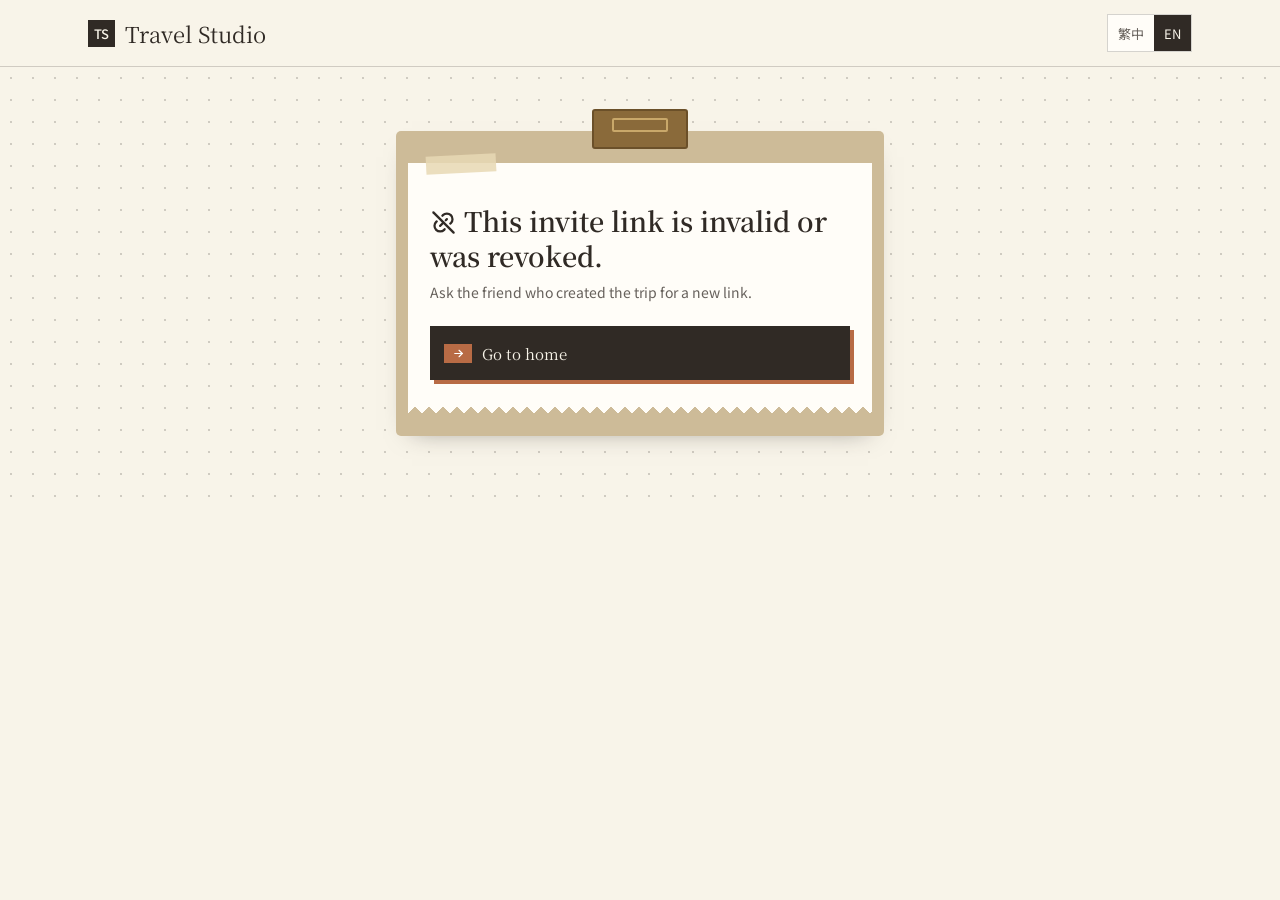
<file: web/join.html>
<!DOCTYPE html>
<html lang="zh-Hant">
<head>
<meta charset="UTF-8">
<meta name="viewport" content="width=device-width, initial-scale=1.0">
<meta name="robots" content="noindex">
<meta name="referrer" content="no-referrer">
<meta property="og:type" content="website">
<meta property="og:site_name" content="Travel Studio">
<meta property="og:title" content="朋友邀你一起編輯旅遊行程">
<meta property="og:description" content="點開輸入暱稱就能加入，不用註冊。">
<meta property="og:image" content="/assets/og-default.jpg">
<meta name="twitter:card" content="summary_large_image">
<title>加入行程 · Travel Studio</title>
<link rel="preconnect" href="https://fonts.googleapis.com">
<link rel="preconnect" href="https://fonts.gstatic.com" crossorigin>
<link href="https://fonts.googleapis.com/css2?family=Noto+Serif+TC:wght@400;600&family=Noto+Sans+TC:wght@400;500&family=Courier+Prime&display=swap" rel="stylesheet">
<link rel="stylesheet" href="assets/site.css">
<link rel="stylesheet" href="assets/common.css">
</head>
<body data-theme="paper">
<!--ICONS:START--><svg xmlns="http://www.w3.org/2000/svg" style="position:absolute;width:0;height:0;overflow:hidden" aria-hidden="true"><symbol id="ti-alert-octagon" viewBox="0 0 24 24"><g fill="none" stroke="currentColor" stroke-width="2" stroke-linecap="round" stroke-linejoin="round"><path d="M12.802 2.165l5.575 2.389c.48 .206 .863 .589 1.07 1.07l2.388 5.574c.22 .512 .22 1.092 0 1.604l-2.389 5.575c-.206 .48 -.589 .863 -1.07 1.07l-5.574 2.388c-.512 .22 -1.092 .22 -1.604 0l-5.575 -2.389a2.036 2.036 0 0 1 -1.07 -1.07l-2.388 -5.574a2.036 2.036 0 0 1 0 -1.604l2.389 -5.575c.206 -.48 .589 -.863 1.07 -1.07l5.574 -2.388a2.036 2.036 0 0 1 1.604 0z" /> <path d="M12 8v4" /> <path d="M12 16h.01" /></g></symbol><symbol id="ti-alert-triangle" viewBox="0 0 24 24"><g fill="none" stroke="currentColor" stroke-width="2" stroke-linecap="round" stroke-linejoin="round"><path d="M12 9v4" /> <path d="M10.363 3.591l-8.106 13.534a1.914 1.914 0 0 0 1.636 2.871h16.214a1.914 1.914 0 0 0 1.636 -2.87l-8.106 -13.536a1.914 1.914 0 0 0 -3.274 0z" /> <path d="M12 16h.01" /></g></symbol><symbol id="ti-arrow-down" viewBox="0 0 24 24"><g fill="none" stroke="currentColor" stroke-width="2" stroke-linecap="round" stroke-linejoin="round"><path d="M12 5l0 14" /> <path d="M18 13l-6 6" /> <path d="M6 13l6 6" /></g></symbol><symbol id="ti-arrow-right" viewBox="0 0 24 24"><g fill="none" stroke="currentColor" stroke-width="2" stroke-linecap="round" stroke-linejoin="round"><path d="M5 12l14 0" /> <path d="M13 18l6 -6" /> <path d="M13 6l6 6" /></g></symbol><symbol id="ti-arrow-up" viewBox="0 0 24 24"><g fill="none" stroke="currentColor" stroke-width="2" stroke-linecap="round" stroke-linejoin="round"><path d="M12 5l0 14" /> <path d="M18 11l-6 -6" /> <path d="M6 11l6 -6" /></g></symbol><symbol id="ti-bed" viewBox="0 0 24 24"><g fill="none" stroke="currentColor" stroke-width="2" stroke-linecap="round" stroke-linejoin="round"><path d="M7 9m-2 0a2 2 0 1 0 4 0a2 2 0 1 0 -4 0" /> <path d="M22 17v-3h-20" /> <path d="M2 8v9" /> <path d="M12 14h10v-2a3 3 0 0 0 -3 -3h-7v5z" /></g></symbol><symbol id="ti-bell" viewBox="0 0 24 24"><g fill="none" stroke="currentColor" stroke-width="2" stroke-linecap="round" stroke-linejoin="round"><path d="M10 5a2 2 0 1 1 4 0a7 7 0 0 1 4 6v3a4 4 0 0 0 2 3h-16a4 4 0 0 0 2 -3v-3a7 7 0 0 1 4 -6" /> <path d="M9 17v1a3 3 0 0 0 6 0v-1" /></g></symbol><symbol id="ti-bolt" viewBox="0 0 24 24"><g fill="none" stroke="currentColor" stroke-width="2" stroke-linecap="round" stroke-linejoin="round"><path d="M13 3l0 7l6 0l-8 11l0 -7l-6 0l8 -11" /></g></symbol><symbol id="ti-brand-apple" viewBox="0 0 24 24"><g fill="none" stroke="currentColor" stroke-width="2" stroke-linecap="round" stroke-linejoin="round"><path d="M8.286 7.008c-3.216 0 -4.286 3.23 -4.286 5.92c0 3.229 2.143 8.072 4.286 8.072c1.165 -.05 1.799 -.538 3.214 -.538c1.406 0 1.607 .538 3.214 .538s4.286 -3.229 4.286 -5.381c-.03 -.011 -2.649 -.434 -2.679 -3.23c-.02 -2.335 2.589 -3.179 2.679 -3.228c-1.096 -1.606 -3.162 -2.113 -3.75 -2.153c-1.535 -.12 -3.032 1.077 -3.75 1.077c-.729 0 -2.036 -1.077 -3.214 -1.077z" /> <path d="M12 4a2 2 0 0 0 2 -2a2 2 0 0 0 -2 2" /></g></symbol><symbol id="ti-brand-google" viewBox="0 0 24 24"><g fill="none" stroke="currentColor" stroke-width="2" stroke-linecap="round" stroke-linejoin="round"><path d="M20.945 11a9 9 0 1 1 -3.284 -5.997l-2.655 2.392a5.5 5.5 0 1 0 2.119 6.605h-4.125v-3h7.945z" /></g></symbol><symbol id="ti-brand-line" viewBox="0 0 24 24"><g fill="none" stroke="currentColor" stroke-width="2" stroke-linecap="round" stroke-linejoin="round"><path d="M21 10.663c0 -4.224 -4.041 -7.663 -9 -7.663s-9 3.439 -9 7.663c0 3.783 3.201 6.958 7.527 7.56c1.053 .239 .932 .644 .696 2.133c-.039 .238 -.184 .932 .777 .512c.96 -.42 5.18 -3.201 7.073 -5.48c1.304 -1.504 1.927 -3.029 1.927 -4.715v-.01z" /></g></symbol><symbol id="ti-brand-messenger" viewBox="0 0 24 24"><g fill="none" stroke="currentColor" stroke-width="2" stroke-linecap="round" stroke-linejoin="round"><path d="M3 20l1.3 -3.9a9 8 0 1 1 3.4 2.9l-4.7 1" /> <path d="M8 13l3 -2l2 2l3 -2" /></g></symbol><symbol id="ti-brand-telegram" viewBox="0 0 24 24"><g fill="none" stroke="currentColor" stroke-width="2" stroke-linecap="round" stroke-linejoin="round"><path d="M15 10l-4 4l6 6l4 -16l-18 7l4 2l2 6l3 -4" /></g></symbol><symbol id="ti-brand-wechat" viewBox="0 0 24 24"><g fill="none" stroke="currentColor" stroke-width="2" stroke-linecap="round" stroke-linejoin="round"><path d="M16.5 10c3.038 0 5.5 2.015 5.5 4.5c0 1.397 -.778 2.645 -2 3.47l0 2.03l-1.964 -1.178a6.649 6.649 0 0 1 -1.536 .178c-3.038 0 -5.5 -2.015 -5.5 -4.5s2.462 -4.5 5.5 -4.5z" /> <path d="M11.197 15.698c-.69 .196 -1.43 .302 -2.197 .302a8.008 8.008 0 0 1 -2.612 -.432l-2.388 1.432v-2.801c-1.237 -1.082 -2 -2.564 -2 -4.199c0 -3.314 3.134 -6 7 -6c3.782 0 6.863 2.57 7 5.785l0 .233" /> <path d="M10 8h.01" /> <path d="M7 8h.01" /> <path d="M15 14h.01" /> <path d="M18 14h.01" /></g></symbol><symbol id="ti-brand-whatsapp" viewBox="0 0 24 24"><g fill="none" stroke="currentColor" stroke-width="2" stroke-linecap="round" stroke-linejoin="round"><path d="M3 21l1.65 -3.8a9 9 0 1 1 3.4 2.9l-5.05 .9" /> <path d="M9 10a.5 .5 0 0 0 1 0v-1a.5 .5 0 0 0 -1 0v1a5 5 0 0 0 5 5h1a.5 .5 0 0 0 0 -1h-1a.5 .5 0 0 0 0 1" /></g></symbol><symbol id="ti-bus" viewBox="0 0 24 24"><g fill="none" stroke="currentColor" stroke-width="2" stroke-linecap="round" stroke-linejoin="round"><path d="M6 17m-2 0a2 2 0 1 0 4 0a2 2 0 1 0 -4 0" /> <path d="M18 17m-2 0a2 2 0 1 0 4 0a2 2 0 1 0 -4 0" /> <path d="M4 17h-2v-11a1 1 0 0 1 1 -1h14a5 7 0 0 1 5 7v5h-2m-4 0h-8" /> <path d="M16 5l1.5 7l4.5 0" /> <path d="M2 10l15 0" /> <path d="M7 5l0 5" /> <path d="M12 5l0 5" /></g></symbol><symbol id="ti-calendar-event" viewBox="0 0 24 24"><g fill="none" stroke="currentColor" stroke-width="2" stroke-linecap="round" stroke-linejoin="round"><path d="M4 5m0 2a2 2 0 0 1 2 -2h12a2 2 0 0 1 2 2v12a2 2 0 0 1 -2 2h-12a2 2 0 0 1 -2 -2z" /> <path d="M16 3l0 4" /> <path d="M8 3l0 4" /> <path d="M4 11l16 0" /> <path d="M8 15h2v2h-2z" /></g></symbol><symbol id="ti-calendar-minus" viewBox="0 0 24 24"><g fill="none" stroke="currentColor" stroke-width="2" stroke-linecap="round" stroke-linejoin="round"><path d="M12.5 21h-6.5a2 2 0 0 1 -2 -2v-12a2 2 0 0 1 2 -2h12a2 2 0 0 1 2 2v8" /> <path d="M16 3v4" /> <path d="M8 3v4" /> <path d="M4 11h16" /> <path d="M16 19h6" /></g></symbol><symbol id="ti-car" viewBox="0 0 24 24"><g fill="none" stroke="currentColor" stroke-width="2" stroke-linecap="round" stroke-linejoin="round"><path d="M7 17m-2 0a2 2 0 1 0 4 0a2 2 0 1 0 -4 0" /> <path d="M17 17m-2 0a2 2 0 1 0 4 0a2 2 0 1 0 -4 0" /> <path d="M5 17h-2v-6l2 -5h9l4 5h1a2 2 0 0 1 2 2v4h-2m-4 0h-6m-6 -6h15m-6 0v-5" /></g></symbol><symbol id="ti-check" viewBox="0 0 24 24"><g fill="none" stroke="currentColor" stroke-width="2" stroke-linecap="round" stroke-linejoin="round"><path d="M5 12l5 5l10 -10" /></g></symbol><symbol id="ti-checkbox" viewBox="0 0 24 24"><g fill="none" stroke="currentColor" stroke-width="2" stroke-linecap="round" stroke-linejoin="round"><path d="M9 11l3 3l8 -8" /> <path d="M20 12v6a2 2 0 0 1 -2 2h-12a2 2 0 0 1 -2 -2v-12a2 2 0 0 1 2 -2h9" /></g></symbol><symbol id="ti-chevron-down" viewBox="0 0 24 24"><g fill="none" stroke="currentColor" stroke-width="2" stroke-linecap="round" stroke-linejoin="round"><path d="M6 9l6 6l6 -6" /></g></symbol><symbol id="ti-circle-check" viewBox="0 0 24 24"><g fill="none" stroke="currentColor" stroke-width="2" stroke-linecap="round" stroke-linejoin="round"><path d="M12 12m-9 0a9 9 0 1 0 18 0a9 9 0 1 0 -18 0" /> <path d="M9 12l2 2l4 -4" /></g></symbol><symbol id="ti-clock" viewBox="0 0 24 24"><g fill="none" stroke="currentColor" stroke-width="2" stroke-linecap="round" stroke-linejoin="round"><path d="M3 12a9 9 0 1 0 18 0a9 9 0 0 0 -18 0" /> <path d="M12 7v5l3 3" /></g></symbol><symbol id="ti-clock-exclamation" viewBox="0 0 24 24"><g fill="none" stroke="currentColor" stroke-width="2" stroke-linecap="round" stroke-linejoin="round"><path d="M20.986 12.502a9 9 0 1 0 -5.973 7.98" /> <path d="M12 7v5l3 3" /> <path d="M19 16v3" /> <path d="M19 22v.01" /></g></symbol><symbol id="ti-coin" viewBox="0 0 24 24"><g fill="none" stroke="currentColor" stroke-width="2" stroke-linecap="round" stroke-linejoin="round"><path d="M12 12m-9 0a9 9 0 1 0 18 0a9 9 0 1 0 -18 0" /> <path d="M14.8 9a2 2 0 0 0 -1.8 -1h-2a2 2 0 1 0 0 4h2a2 2 0 1 1 0 4h-2a2 2 0 0 1 -1.8 -1" /> <path d="M12 7v10" /></g></symbol><symbol id="ti-coins" viewBox="0 0 24 24"><g fill="none" stroke="currentColor" stroke-width="2" stroke-linecap="round" stroke-linejoin="round"><path d="M9 14c0 1.657 2.686 3 6 3s6 -1.343 6 -3s-2.686 -3 -6 -3s-6 1.343 -6 3z" /> <path d="M9 14v4c0 1.656 2.686 3 6 3s6 -1.344 6 -3v-4" /> <path d="M3 6c0 1.072 1.144 2.062 3 2.598s4.144 .536 6 0c1.856 -.536 3 -1.526 3 -2.598c0 -1.072 -1.144 -2.062 -3 -2.598s-4.144 -.536 -6 0c-1.856 .536 -3 1.526 -3 2.598z" /> <path d="M3 6v10c0 .888 .772 1.45 2 2" /> <path d="M3 11c0 .888 .772 1.45 2 2" /></g></symbol><symbol id="ti-copy" viewBox="0 0 24 24"><g fill="none" stroke="currentColor" stroke-width="2" stroke-linecap="round" stroke-linejoin="round"><path d="M7 7m0 2.667a2.667 2.667 0 0 1 2.667 -2.667h8.666a2.667 2.667 0 0 1 2.667 2.667v8.666a2.667 2.667 0 0 1 -2.667 2.667h-8.666a2.667 2.667 0 0 1 -2.667 -2.667z" /> <path d="M4.012 16.737a2.005 2.005 0 0 1 -1.012 -1.737v-10c0 -1.1 .9 -2 2 -2h10c.75 0 1.158 .385 1.5 1" /></g></symbol><symbol id="ti-device-mobile-message" viewBox="0 0 24 24"><g fill="none" stroke="currentColor" stroke-width="2" stroke-linecap="round" stroke-linejoin="round"><path d="M11 3h10v8h-3l-4 2v-2h-3z" /> <path d="M15 16v4a1 1 0 0 1 -1 1h-8a1 1 0 0 1 -1 -1v-14a1 1 0 0 1 1 -1h2" /> <path d="M10 18v.01" /></g></symbol><symbol id="ti-dots" viewBox="0 0 24 24"><g fill="none" stroke="currentColor" stroke-width="2" stroke-linecap="round" stroke-linejoin="round"><path d="M5 12m-1 0a1 1 0 1 0 2 0a1 1 0 1 0 -2 0" /> <path d="M12 12m-1 0a1 1 0 1 0 2 0a1 1 0 1 0 -2 0" /> <path d="M19 12m-1 0a1 1 0 1 0 2 0a1 1 0 1 0 -2 0" /></g></symbol><symbol id="ti-download" viewBox="0 0 24 24"><g fill="none" stroke="currentColor" stroke-width="2" stroke-linecap="round" stroke-linejoin="round"><path d="M4 17v2a2 2 0 0 0 2 2h12a2 2 0 0 0 2 -2v-2" /> <path d="M7 11l5 5l5 -5" /> <path d="M12 4l0 12" /></g></symbol><symbol id="ti-external-link" viewBox="0 0 24 24"><g fill="none" stroke="currentColor" stroke-width="2" stroke-linecap="round" stroke-linejoin="round"><path d="M12 6h-6a2 2 0 0 0 -2 2v10a2 2 0 0 0 2 2h10a2 2 0 0 0 2 -2v-6" /> <path d="M11 13l9 -9" /> <path d="M15 4h5v5" /></g></symbol><symbol id="ti-eye" viewBox="0 0 24 24"><g fill="none" stroke="currentColor" stroke-width="2" stroke-linecap="round" stroke-linejoin="round"><path d="M10 12a2 2 0 1 0 4 0a2 2 0 0 0 -4 0" /> <path d="M21 12c-2.4 4 -5.4 6 -9 6c-3.6 0 -6.6 -2 -9 -6c2.4 -4 5.4 -6 9 -6c3.6 0 6.6 2 9 6" /></g></symbol><symbol id="ti-file-code" viewBox="0 0 24 24"><g fill="none" stroke="currentColor" stroke-width="2" stroke-linecap="round" stroke-linejoin="round"><path d="M14 3v4a1 1 0 0 0 1 1h4" /> <path d="M17 21h-10a2 2 0 0 1 -2 -2v-14a2 2 0 0 1 2 -2h7l5 5v11a2 2 0 0 1 -2 2z" /> <path d="M10 13l-1 2l1 2" /> <path d="M14 13l1 2l-1 2" /></g></symbol><symbol id="ti-flag" viewBox="0 0 24 24"><g fill="none" stroke="currentColor" stroke-width="2" stroke-linecap="round" stroke-linejoin="round"><path d="M5 5a5 5 0 0 1 7 0a5 5 0 0 0 7 0v9a5 5 0 0 1 -7 0a5 5 0 0 0 -7 0v-9z" /> <path d="M5 21v-7" /></g></symbol><symbol id="ti-flag-3" viewBox="0 0 24 24"><g fill="none" stroke="currentColor" stroke-width="2" stroke-linecap="round" stroke-linejoin="round"><path d="M5 14h14l-4.5 -4.5l4.5 -4.5h-14v16" /></g></symbol><symbol id="ti-folder" viewBox="0 0 24 24"><g fill="none" stroke="currentColor" stroke-width="2" stroke-linecap="round" stroke-linejoin="round"><path d="M5 4h4l3 3h7a2 2 0 0 1 2 2v8a2 2 0 0 1 -2 2h-14a2 2 0 0 1 -2 -2v-11a2 2 0 0 1 2 -2" /></g></symbol><symbol id="ti-heart" viewBox="0 0 24 24"><g fill="none" stroke="currentColor" stroke-width="2" stroke-linecap="round" stroke-linejoin="round"><path d="M19.5 12.572l-7.5 7.428l-7.5 -7.428a5 5 0 1 1 7.5 -6.566a5 5 0 1 1 7.5 6.572" /></g></symbol><symbol id="ti-heart-filled" viewBox="0 0 24 24"><g fill="currentColor" stroke="none"><path d="M6.979 3.074a6 6 0 0 1 4.988 1.425l.037 .033l.034 -.03a6 6 0 0 1 4.733 -1.44l.246 .036a6 6 0 0 1 3.364 10.008l-.18 .185l-.048 .041l-7.45 7.379a1 1 0 0 1 -1.313 .082l-.094 -.082l-7.493 -7.422a6 6 0 0 1 3.176 -10.215z" /></g></symbol><symbol id="ti-home" viewBox="0 0 24 24"><g fill="none" stroke="currentColor" stroke-width="2" stroke-linecap="round" stroke-linejoin="round"><path d="M5 12l-2 0l9 -9l9 9l-2 0" /> <path d="M5 12v7a2 2 0 0 0 2 2h10a2 2 0 0 0 2 -2v-7" /> <path d="M9 21v-6a2 2 0 0 1 2 -2h2a2 2 0 0 1 2 2v6" /></g></symbol><symbol id="ti-info-circle" viewBox="0 0 24 24"><g fill="none" stroke="currentColor" stroke-width="2" stroke-linecap="round" stroke-linejoin="round"><path d="M3 12a9 9 0 1 0 18 0a9 9 0 0 0 -18 0" /> <path d="M12 9h.01" /> <path d="M11 12h1v4h1" /></g></symbol><symbol id="ti-link" viewBox="0 0 24 24"><g fill="none" stroke="currentColor" stroke-width="2" stroke-linecap="round" stroke-linejoin="round"><path d="M9 15l6 -6" /> <path d="M11 6l.463 -.536a5 5 0 0 1 7.071 7.072l-.534 .464" /> <path d="M13 18l-.397 .534a5.068 5.068 0 0 1 -7.127 0a4.972 4.972 0 0 1 0 -7.071l.524 -.463" /></g></symbol><symbol id="ti-link-off" viewBox="0 0 24 24"><g fill="none" stroke="currentColor" stroke-width="2" stroke-linecap="round" stroke-linejoin="round"><path d="M9 15l3 -3m2 -2l1 -1" /> <path d="M11 6l.463 -.536a5 5 0 0 1 7.071 7.072l-.534 .464" /> <path d="M3 3l18 18" /> <path d="M13 18l-.397 .534a5.068 5.068 0 0 1 -7.127 0a4.972 4.972 0 0 1 0 -7.071l.524 -.463" /></g></symbol><symbol id="ti-list-search" viewBox="0 0 24 24"><g fill="none" stroke="currentColor" stroke-width="2" stroke-linecap="round" stroke-linejoin="round"><path d="M15 15m-4 0a4 4 0 1 0 8 0a4 4 0 1 0 -8 0" /> <path d="M18.5 18.5l2.5 2.5" /> <path d="M4 6h16" /> <path d="M4 12h4" /> <path d="M4 18h4" /></g></symbol><symbol id="ti-lock" viewBox="0 0 24 24"><g fill="none" stroke="currentColor" stroke-width="2" stroke-linecap="round" stroke-linejoin="round"><path d="M5 13a2 2 0 0 1 2 -2h10a2 2 0 0 1 2 2v6a2 2 0 0 1 -2 2h-10a2 2 0 0 1 -2 -2v-6z" /> <path d="M11 16a1 1 0 1 0 2 0a1 1 0 0 0 -2 0" /> <path d="M8 11v-4a4 4 0 1 1 8 0v4" /></g></symbol><symbol id="ti-login-2" viewBox="0 0 24 24"><g fill="none" stroke="currentColor" stroke-width="2" stroke-linecap="round" stroke-linejoin="round"><path d="M9 8v-2a2 2 0 0 1 2 -2h7a2 2 0 0 1 2 2v12a2 2 0 0 1 -2 2h-7a2 2 0 0 1 -2 -2v-2" /> <path d="M3 12h13l-3 -3" /> <path d="M13 15l3 -3" /></g></symbol><symbol id="ti-logout" viewBox="0 0 24 24"><g fill="none" stroke="currentColor" stroke-width="2" stroke-linecap="round" stroke-linejoin="round"><path d="M14 8v-2a2 2 0 0 0 -2 -2h-7a2 2 0 0 0 -2 2v12a2 2 0 0 0 2 2h7a2 2 0 0 0 2 -2v-2" /> <path d="M9 12h12l-3 -3" /> <path d="M18 15l3 -3" /></g></symbol><symbol id="ti-mail" viewBox="0 0 24 24"><g fill="none" stroke="currentColor" stroke-width="2" stroke-linecap="round" stroke-linejoin="round"><path d="M3 7a2 2 0 0 1 2 -2h14a2 2 0 0 1 2 2v10a2 2 0 0 1 -2 2h-14a2 2 0 0 1 -2 -2v-10z" /> <path d="M3 7l9 6l9 -6" /></g></symbol><symbol id="ti-map-2" viewBox="0 0 24 24"><g fill="none" stroke="currentColor" stroke-width="2" stroke-linecap="round" stroke-linejoin="round"><path d="M12 18.5l-3 -1.5l-6 3v-13l6 -3l6 3l6 -3v7.5" /> <path d="M9 4v13" /> <path d="M15 7v5.5" /> <path d="M21.121 20.121a3 3 0 1 0 -4.242 0c.418 .419 1.125 1.045 2.121 1.879c1.051 -.89 1.759 -1.516 2.121 -1.879z" /> <path d="M19 18v.01" /></g></symbol><symbol id="ti-map-pin" viewBox="0 0 24 24"><g fill="none" stroke="currentColor" stroke-width="2" stroke-linecap="round" stroke-linejoin="round"><path d="M9 11a3 3 0 1 0 6 0a3 3 0 0 0 -6 0" /> <path d="M17.657 16.657l-4.243 4.243a2 2 0 0 1 -2.827 0l-4.244 -4.243a8 8 0 1 1 11.314 0z" /></g></symbol><symbol id="ti-menu-2" viewBox="0 0 24 24"><g fill="none" stroke="currentColor" stroke-width="2" stroke-linecap="round" stroke-linejoin="round"><path d="M4 6l16 0" /> <path d="M4 12l16 0" /> <path d="M4 18l16 0" /></g></symbol><symbol id="ti-note" viewBox="0 0 24 24"><g fill="none" stroke="currentColor" stroke-width="2" stroke-linecap="round" stroke-linejoin="round"><path d="M13 20l7 -7" /> <path d="M13 20v-6a1 1 0 0 1 1 -1h6v-7a2 2 0 0 0 -2 -2h-12a2 2 0 0 0 -2 2v12a2 2 0 0 0 2 2h7" /></g></symbol><symbol id="ti-notebook" viewBox="0 0 24 24"><g fill="none" stroke="currentColor" stroke-width="2" stroke-linecap="round" stroke-linejoin="round"><path d="M6 4h11a2 2 0 0 1 2 2v12a2 2 0 0 1 -2 2h-11a1 1 0 0 1 -1 -1v-14a1 1 0 0 1 1 -1m3 0v18" /> <path d="M13 8l2 0" /> <path d="M13 12l2 0" /></g></symbol><symbol id="ti-palette" viewBox="0 0 24 24"><g fill="none" stroke="currentColor" stroke-width="2" stroke-linecap="round" stroke-linejoin="round"><path d="M12 21a9 9 0 0 1 0 -18c4.97 0 9 3.582 9 8c0 1.06 -.474 2.078 -1.318 2.828c-.844 .75 -1.989 1.172 -3.182 1.172h-2.5a2 2 0 0 0 -1 3.75a1.3 1.3 0 0 1 -1 2.25" /> <path d="M8.5 10.5m-1 0a1 1 0 1 0 2 0a1 1 0 1 0 -2 0" /> <path d="M12.5 7.5m-1 0a1 1 0 1 0 2 0a1 1 0 1 0 -2 0" /> <path d="M16.5 10.5m-1 0a1 1 0 1 0 2 0a1 1 0 1 0 -2 0" /></g></symbol><symbol id="ti-pencil" viewBox="0 0 24 24"><g fill="none" stroke="currentColor" stroke-width="2" stroke-linecap="round" stroke-linejoin="round"><path d="M4 20h4l10.5 -10.5a2.828 2.828 0 1 0 -4 -4l-10.5 10.5v4" /> <path d="M13.5 6.5l4 4" /></g></symbol><symbol id="ti-photo" viewBox="0 0 24 24"><g fill="none" stroke="currentColor" stroke-width="2" stroke-linecap="round" stroke-linejoin="round"><path d="M15 8h.01" /> <path d="M3 6a3 3 0 0 1 3 -3h12a3 3 0 0 1 3 3v12a3 3 0 0 1 -3 3h-12a3 3 0 0 1 -3 -3v-12z" /> <path d="M3 16l5 -5c.928 -.893 2.072 -.893 3 0l5 5" /> <path d="M14 14l1 -1c.928 -.893 2.072 -.893 3 0l3 3" /></g></symbol><symbol id="ti-pig-money" viewBox="0 0 24 24"><g fill="none" stroke="currentColor" stroke-width="2" stroke-linecap="round" stroke-linejoin="round"><path d="M15 11v.01" /> <path d="M5.173 8.378a3 3 0 1 1 4.656 -1.377" /> <path d="M16 4v3.803a6.019 6.019 0 0 1 2.658 3.197h1.341a1 1 0 0 1 1 1v2a1 1 0 0 1 -1 1h-1.342c-.336 .95 -.907 1.8 -1.658 2.473v2.027a1.5 1.5 0 0 1 -3 0v-.583a6.04 6.04 0 0 1 -1 .083h-4a6.04 6.04 0 0 1 -1 -.083v.583a1.5 1.5 0 0 1 -3 0v-2l0 -.027a6 6 0 0 1 4 -10.473h2.5l4.5 -3h0z" /></g></symbol><symbol id="ti-pin" viewBox="0 0 24 24"><g fill="none" stroke="currentColor" stroke-width="2" stroke-linecap="round" stroke-linejoin="round"><path d="M15 4.5l-4 4l-4 1.5l-1.5 1.5l7 7l1.5 -1.5l1.5 -4l4 -4" /> <path d="M9 15l-4.5 4.5" /> <path d="M14.5 4l5.5 5.5" /></g></symbol><symbol id="ti-plane" viewBox="0 0 24 24"><g fill="none" stroke="currentColor" stroke-width="2" stroke-linecap="round" stroke-linejoin="round"><path d="M16 10h4a2 2 0 0 1 0 4h-4l-4 7h-3l2 -7h-4l-2 2h-3l2 -4l-2 -4h3l2 2h4l-2 -7h3z" /></g></symbol><symbol id="ti-player-play" viewBox="0 0 24 24"><g fill="none" stroke="currentColor" stroke-width="2" stroke-linecap="round" stroke-linejoin="round"><path d="M7 4v16l13 -8z" /></g></symbol><symbol id="ti-plus" viewBox="0 0 24 24"><g fill="none" stroke="currentColor" stroke-width="2" stroke-linecap="round" stroke-linejoin="round"><path d="M12 5l0 14" /> <path d="M5 12l14 0" /></g></symbol><symbol id="ti-point-filled" viewBox="0 0 24 24"><g fill="currentColor" stroke="none"><path d="M12 7a5 5 0 1 1 -4.995 5.217l-.005 -.217l.005 -.217a5 5 0 0 1 4.995 -4.783z" /></g></symbol><symbol id="ti-printer" viewBox="0 0 24 24"><g fill="none" stroke="currentColor" stroke-width="2" stroke-linecap="round" stroke-linejoin="round"><path d="M17 17h2a2 2 0 0 0 2 -2v-4a2 2 0 0 0 -2 -2h-14a2 2 0 0 0 -2 2v4a2 2 0 0 0 2 2h2" /> <path d="M17 9v-4a2 2 0 0 0 -2 -2h-6a2 2 0 0 0 -2 2v4" /> <path d="M7 13m0 2a2 2 0 0 1 2 -2h6a2 2 0 0 1 2 2v4a2 2 0 0 1 -2 2h-6a2 2 0 0 1 -2 -2z" /></g></symbol><symbol id="ti-qrcode" viewBox="0 0 24 24"><g fill="none" stroke="currentColor" stroke-width="2" stroke-linecap="round" stroke-linejoin="round"><path d="M4 4m0 1a1 1 0 0 1 1 -1h4a1 1 0 0 1 1 1v4a1 1 0 0 1 -1 1h-4a1 1 0 0 1 -1 -1z" /> <path d="M7 17l0 .01" /> <path d="M14 4m0 1a1 1 0 0 1 1 -1h4a1 1 0 0 1 1 1v4a1 1 0 0 1 -1 1h-4a1 1 0 0 1 -1 -1z" /> <path d="M7 7l0 .01" /> <path d="M4 14m0 1a1 1 0 0 1 1 -1h4a1 1 0 0 1 1 1v4a1 1 0 0 1 -1 1h-4a1 1 0 0 1 -1 -1z" /> <path d="M17 7l0 .01" /> <path d="M14 14l3 0" /> <path d="M20 14l0 .01" /> <path d="M14 14l0 3" /> <path d="M14 20l3 0" /> <path d="M17 17l3 0" /> <path d="M20 17l0 3" /></g></symbol><symbol id="ti-refresh" viewBox="0 0 24 24"><g fill="none" stroke="currentColor" stroke-width="2" stroke-linecap="round" stroke-linejoin="round"><path d="M20 11a8.1 8.1 0 0 0 -15.5 -2m-.5 -4v4h4" /> <path d="M4 13a8.1 8.1 0 0 0 15.5 2m.5 4v-4h-4" /></g></symbol><symbol id="ti-settings" viewBox="0 0 24 24"><g fill="none" stroke="currentColor" stroke-width="2" stroke-linecap="round" stroke-linejoin="round"><path d="M10.325 4.317c.426 -1.756 2.924 -1.756 3.35 0a1.724 1.724 0 0 0 2.573 1.066c1.543 -.94 3.31 .826 2.37 2.37a1.724 1.724 0 0 0 1.065 2.572c1.756 .426 1.756 2.924 0 3.35a1.724 1.724 0 0 0 -1.066 2.573c.94 1.543 -.826 3.31 -2.37 2.37a1.724 1.724 0 0 0 -2.572 1.065c-.426 1.756 -2.924 1.756 -3.35 0a1.724 1.724 0 0 0 -2.573 -1.066c-1.543 .94 -3.31 -.826 -2.37 -2.37a1.724 1.724 0 0 0 -1.065 -2.572c-1.756 -.426 -1.756 -2.924 0 -3.35a1.724 1.724 0 0 0 1.066 -2.573c-.94 -1.543 .826 -3.31 2.37 -2.37c1 .608 2.296 .07 2.572 -1.065z" /> <path d="M9 12a3 3 0 1 0 6 0a3 3 0 0 0 -6 0" /></g></symbol><symbol id="ti-share" viewBox="0 0 24 24"><g fill="none" stroke="currentColor" stroke-width="2" stroke-linecap="round" stroke-linejoin="round"><path d="M6 12m-3 0a3 3 0 1 0 6 0a3 3 0 1 0 -6 0" /> <path d="M18 6m-3 0a3 3 0 1 0 6 0a3 3 0 1 0 -6 0" /> <path d="M18 18m-3 0a3 3 0 1 0 6 0a3 3 0 1 0 -6 0" /> <path d="M8.7 10.7l6.6 -3.4" /> <path d="M8.7 13.3l6.6 3.4" /></g></symbol><symbol id="ti-share-2" viewBox="0 0 24 24"><g fill="none" stroke="currentColor" stroke-width="2" stroke-linecap="round" stroke-linejoin="round"><path d="M8 9h-1a2 2 0 0 0 -2 2v8a2 2 0 0 0 2 2h10a2 2 0 0 0 2 -2v-8a2 2 0 0 0 -2 -2h-1" /> <path d="M12 14v-11" /> <path d="M9 6l3 -3l3 3" /></g></symbol><symbol id="ti-shield-lock" viewBox="0 0 24 24"><g fill="none" stroke="currentColor" stroke-width="2" stroke-linecap="round" stroke-linejoin="round"><path d="M12 3a12 12 0 0 0 8.5 3a12 12 0 0 1 -8.5 15a12 12 0 0 1 -8.5 -15a12 12 0 0 0 8.5 -3" /> <path d="M12 11m-1 0a1 1 0 1 0 2 0a1 1 0 1 0 -2 0" /> <path d="M12 12l0 2.5" /></g></symbol><symbol id="ti-ship" viewBox="0 0 24 24"><g fill="none" stroke="currentColor" stroke-width="2" stroke-linecap="round" stroke-linejoin="round"><path d="M2 20a2.4 2.4 0 0 0 2 1a2.4 2.4 0 0 0 2 -1a2.4 2.4 0 0 1 2 -1a2.4 2.4 0 0 1 2 1a2.4 2.4 0 0 0 2 1a2.4 2.4 0 0 0 2 -1a2.4 2.4 0 0 1 2 -1a2.4 2.4 0 0 1 2 1a2.4 2.4 0 0 0 2 1a2.4 2.4 0 0 0 2 -1" /> <path d="M4 18l-1 -5h18l-2 4" /> <path d="M5 13v-6h8l4 6" /> <path d="M7 7v-4h-1" /></g></symbol><symbol id="ti-target" viewBox="0 0 24 24"><g fill="none" stroke="currentColor" stroke-width="2" stroke-linecap="round" stroke-linejoin="round"><path d="M12 12m-1 0a1 1 0 1 0 2 0a1 1 0 1 0 -2 0" /> <path d="M12 12m-5 0a5 5 0 1 0 10 0a5 5 0 1 0 -10 0" /> <path d="M12 12m-9 0a9 9 0 1 0 18 0a9 9 0 1 0 -18 0" /></g></symbol><symbol id="ti-ticket" viewBox="0 0 24 24"><g fill="none" stroke="currentColor" stroke-width="2" stroke-linecap="round" stroke-linejoin="round"><path d="M15 5l0 2" /> <path d="M15 11l0 2" /> <path d="M15 17l0 2" /> <path d="M5 5h14a2 2 0 0 1 2 2v3a2 2 0 0 0 0 4v3a2 2 0 0 1 -2 2h-14a2 2 0 0 1 -2 -2v-3a2 2 0 0 0 0 -4v-3a2 2 0 0 1 2 -2" /></g></symbol><symbol id="ti-tools-kitchen-2" viewBox="0 0 24 24"><g fill="none" stroke="currentColor" stroke-width="2" stroke-linecap="round" stroke-linejoin="round"><path d="M19 3v12h-5c-.023 -3.681 .184 -7.406 5 -12zm0 12v6h-1v-3m-10 -14v17m-3 -17v3a3 3 0 1 0 6 0v-3" /></g></symbol><symbol id="ti-train" viewBox="0 0 24 24"><g fill="none" stroke="currentColor" stroke-width="2" stroke-linecap="round" stroke-linejoin="round"><path d="M21 13c0 -3.87 -3.37 -7 -10 -7h-8" /> <path d="M3 15h16a2 2 0 0 0 2 -2" /> <path d="M3 6v5h17.5" /> <path d="M3 10l0 4" /> <path d="M8 11l0 -5" /> <path d="M13 11l0 -4.5" /> <path d="M3 19l18 0" /></g></symbol><symbol id="ti-trash" viewBox="0 0 24 24"><g fill="none" stroke="currentColor" stroke-width="2" stroke-linecap="round" stroke-linejoin="round"><path d="M4 7l16 0" /> <path d="M10 11l0 6" /> <path d="M14 11l0 6" /> <path d="M5 7l1 12a2 2 0 0 0 2 2h8a2 2 0 0 0 2 -2l1 -12" /> <path d="M9 7v-3a1 1 0 0 1 1 -1h4a1 1 0 0 1 1 1v3" /></g></symbol><symbol id="ti-user" viewBox="0 0 24 24"><g fill="none" stroke="currentColor" stroke-width="2" stroke-linecap="round" stroke-linejoin="round"><path d="M8 7a4 4 0 1 0 8 0a4 4 0 0 0 -8 0" /> <path d="M6 21v-2a4 4 0 0 1 4 -4h4a4 4 0 0 1 4 4v2" /></g></symbol><symbol id="ti-user-check" viewBox="0 0 24 24"><g fill="none" stroke="currentColor" stroke-width="2" stroke-linecap="round" stroke-linejoin="round"><path d="M8 7a4 4 0 1 0 8 0a4 4 0 0 0 -8 0" /> <path d="M6 21v-2a4 4 0 0 1 4 -4h4" /> <path d="M15 19l2 2l4 -4" /></g></symbol><symbol id="ti-user-plus" viewBox="0 0 24 24"><g fill="none" stroke="currentColor" stroke-width="2" stroke-linecap="round" stroke-linejoin="round"><path d="M8 7a4 4 0 1 0 8 0a4 4 0 0 0 -8 0" /> <path d="M16 19h6" /> <path d="M19 16v6" /> <path d="M6 21v-2a4 4 0 0 1 4 -4h4" /></g></symbol><symbol id="ti-users" viewBox="0 0 24 24"><g fill="none" stroke="currentColor" stroke-width="2" stroke-linecap="round" stroke-linejoin="round"><path d="M9 7m-4 0a4 4 0 1 0 8 0a4 4 0 1 0 -8 0" /> <path d="M3 21v-2a4 4 0 0 1 4 -4h4a4 4 0 0 1 4 4v2" /> <path d="M16 3.13a4 4 0 0 1 0 7.75" /> <path d="M21 21v-2a4 4 0 0 0 -3 -3.85" /></g></symbol><symbol id="ti-walk" viewBox="0 0 24 24"><g fill="none" stroke="currentColor" stroke-width="2" stroke-linecap="round" stroke-linejoin="round"><path d="M13 4m-1 0a1 1 0 1 0 2 0a1 1 0 1 0 -2 0" /> <path d="M7 21l3 -4" /> <path d="M16 21l-2 -4l-3 -3l1 -6" /> <path d="M6 12l2 -3l4 -1l3 3l3 1" /></g></symbol><symbol id="ti-world" viewBox="0 0 24 24"><g fill="none" stroke="currentColor" stroke-width="2" stroke-linecap="round" stroke-linejoin="round"><path d="M3 12a9 9 0 1 0 18 0a9 9 0 0 0 -18 0" /> <path d="M3.6 9h16.8" /> <path d="M3.6 15h16.8" /> <path d="M11.5 3a17 17 0 0 0 0 18" /> <path d="M12.5 3a17 17 0 0 1 0 18" /></g></symbol><symbol id="ti-x" viewBox="0 0 24 24"><g fill="none" stroke="currentColor" stroke-width="2" stroke-linecap="round" stroke-linejoin="round"><path d="M18 6l-12 12" /> <path d="M6 6l12 12" /></g></symbol></svg><!--ICONS:END-->
<header>
  <div class="wrap">
    <a class="logo" href="index.html" aria-label="Travel Studio"><b>TS</b><span class="name">Travel Studio</span></a>
    <div class="tools">
      <div class="seg" role="group" aria-label="Language">
        <button id="langZh" aria-pressed="true">繁中</button>
        <button id="langEn" aria-pressed="false">EN</button>
      </div>
    </div>
  </div>
</header>

<main>
  <div class="join-wrap">
    <div class="clip">
      <div class="clip-metal" aria-hidden="true"></div>
      <div class="sheet" id="sheet">
        <div class="skel" aria-hidden="true"></div>
      </div>
      <div class="torn" aria-hidden="true"></div>
    </div>
  </div>
</main>

<div class="toast" id="toast" role="status" aria-live="polite"></div>

<script src="assets/config.js"></script>
<script src="assets/vendor/supabase.js"></script>
<script src="assets/i18n.js"></script>
<script src="assets/share.js"></script>
<script src="assets/auth.js"></script>
<script src="assets/join.js"></script>
</body>
</html>
</file>
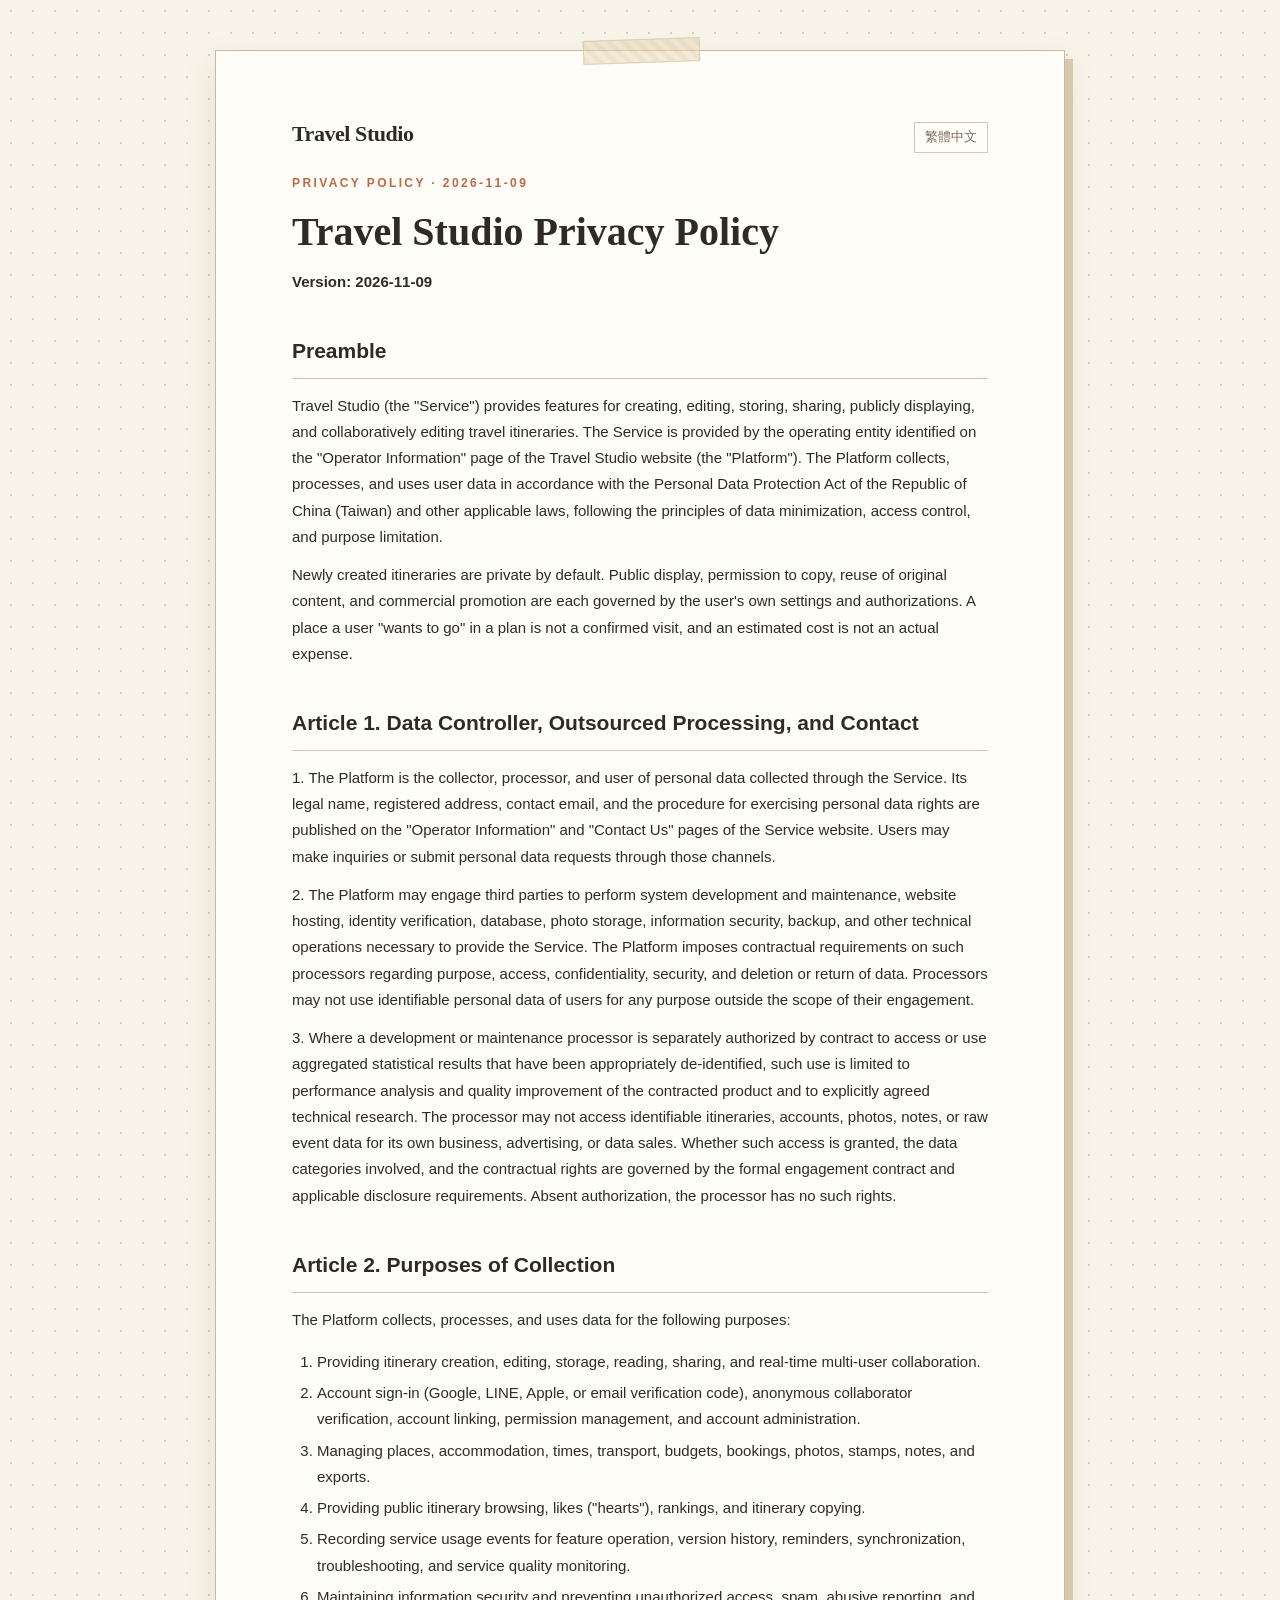
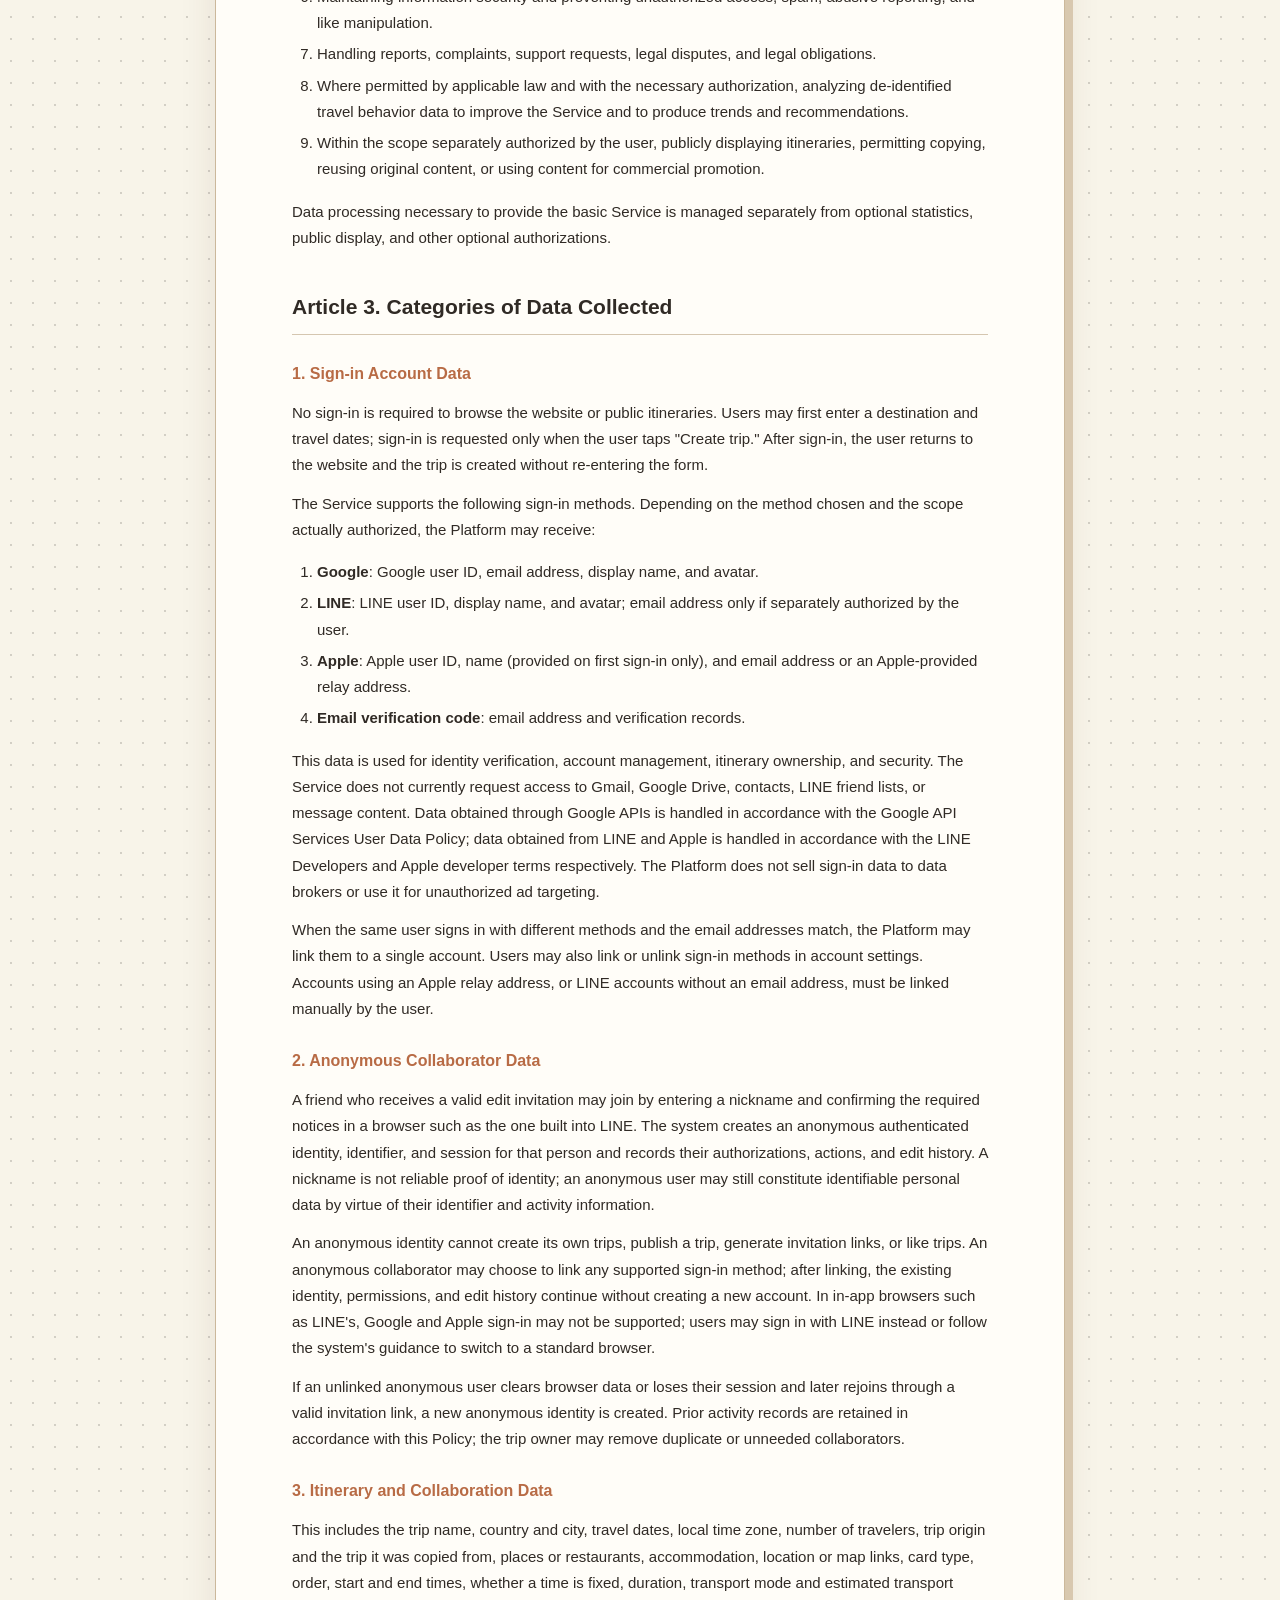
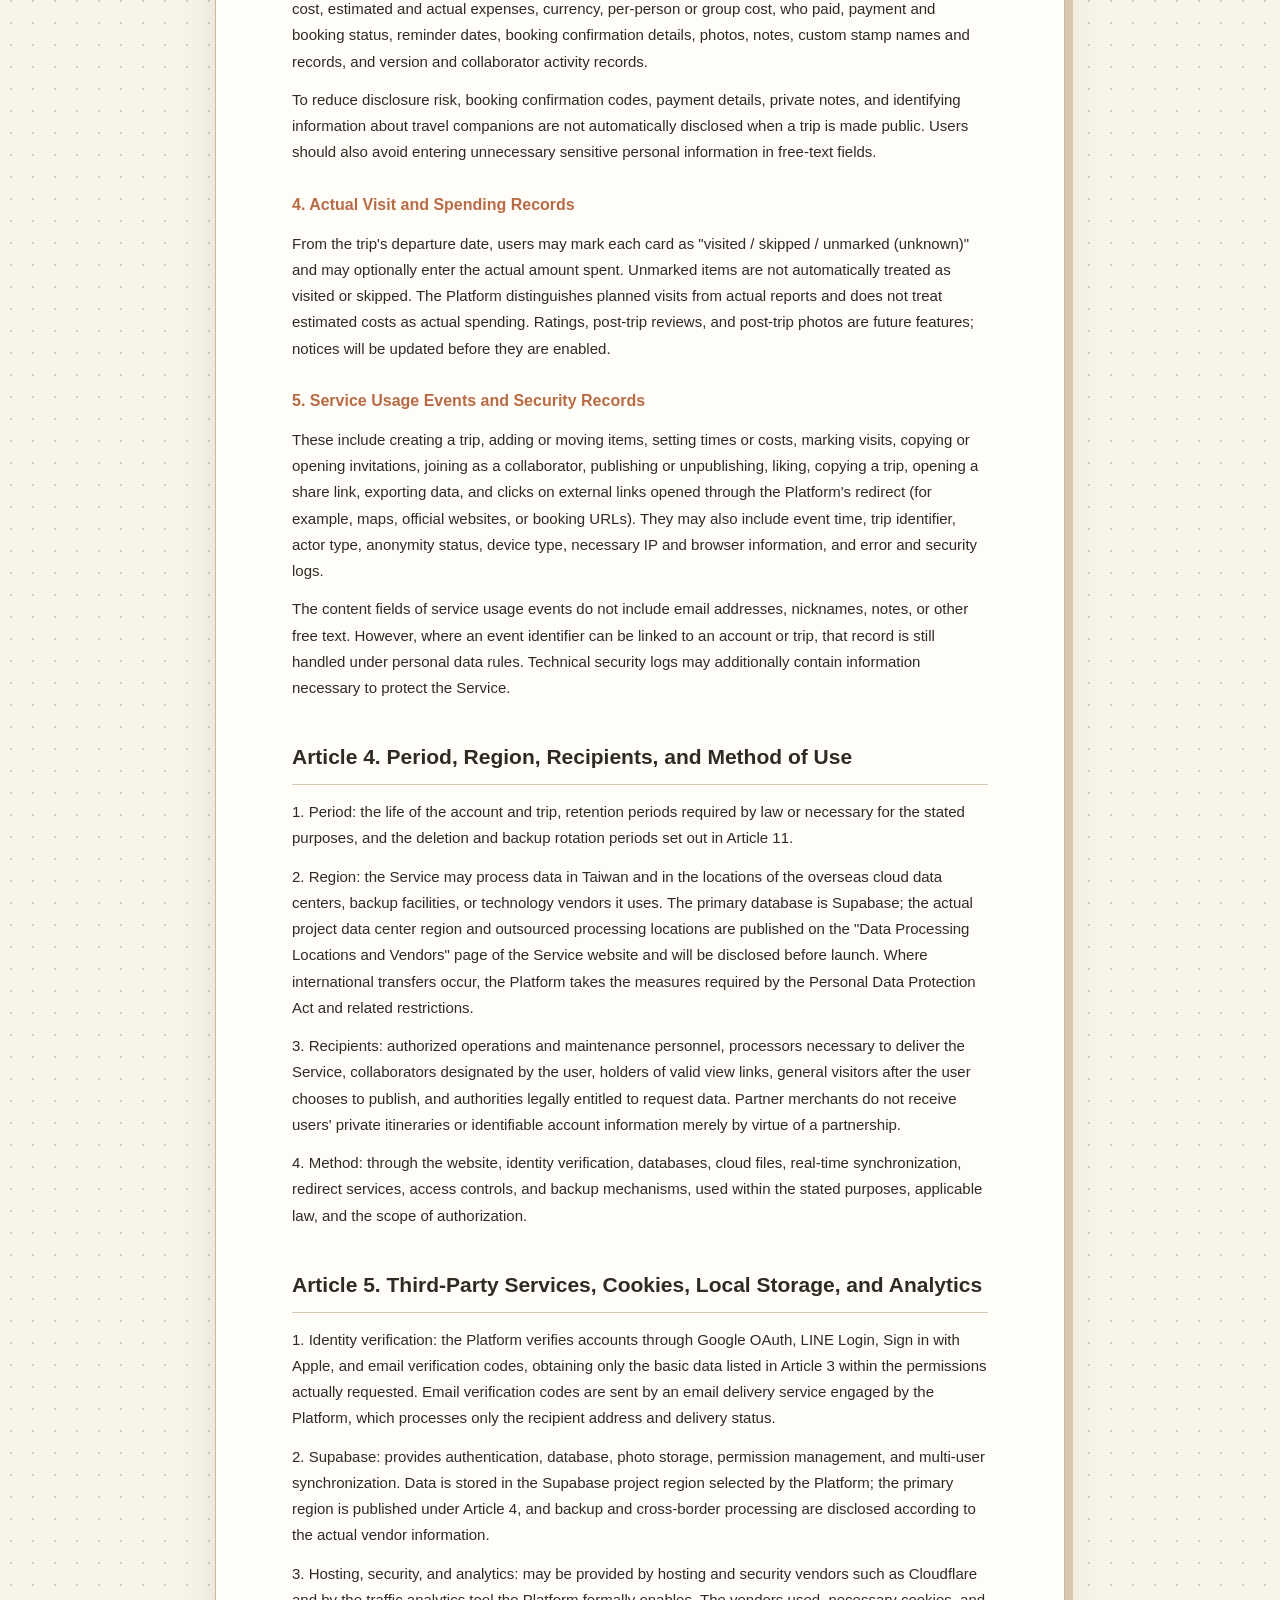
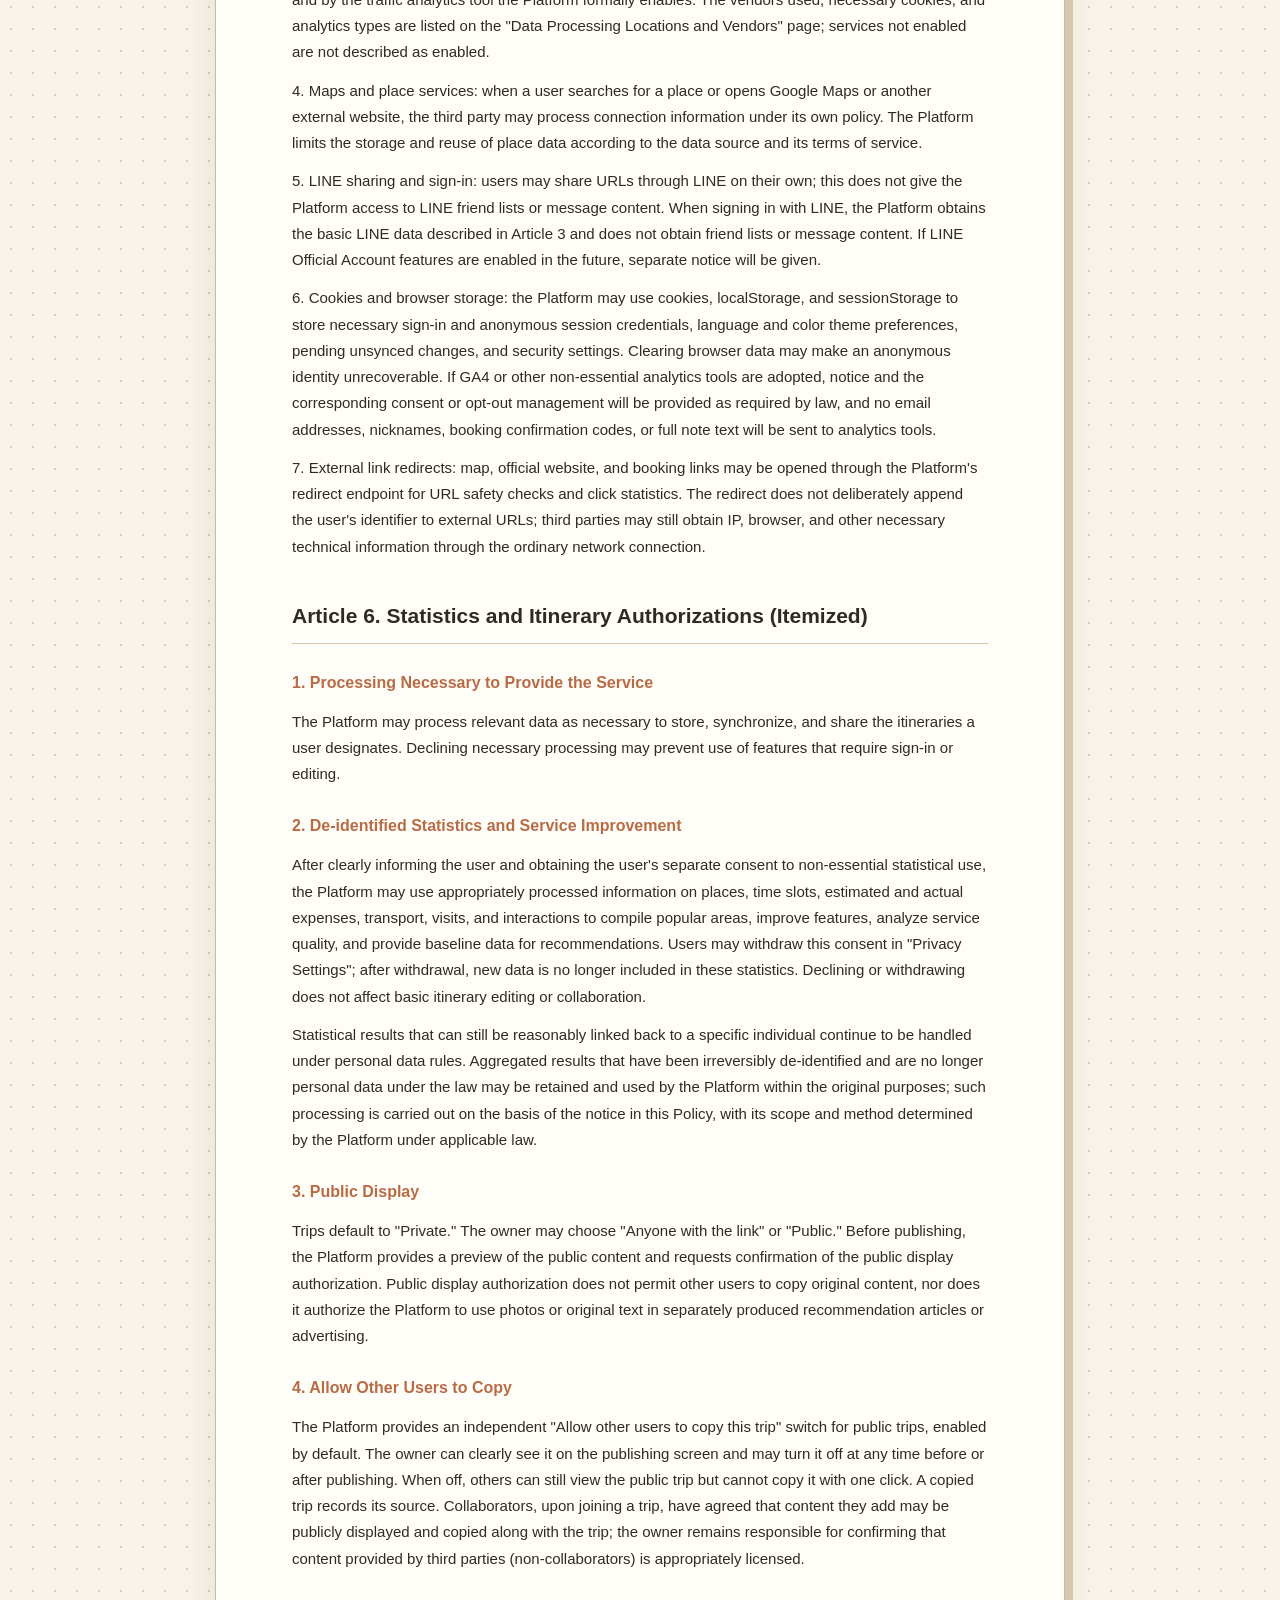
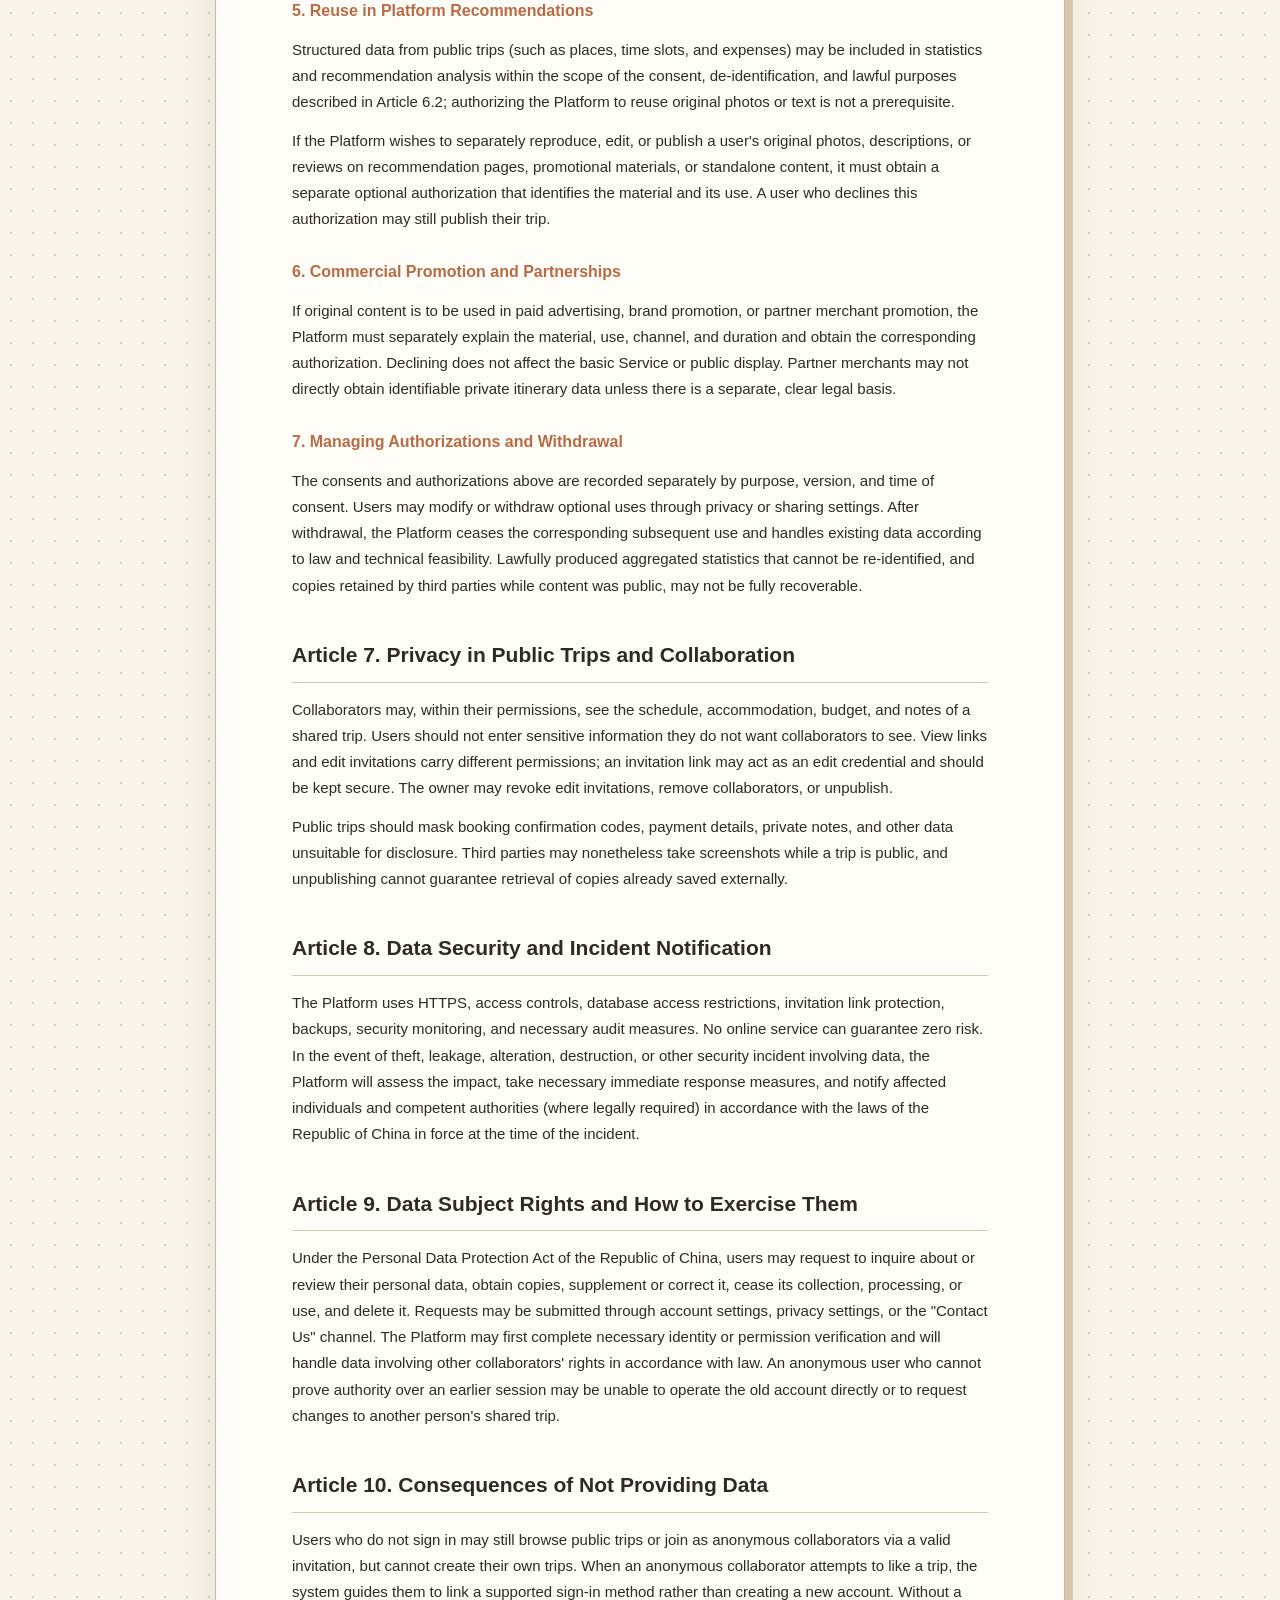
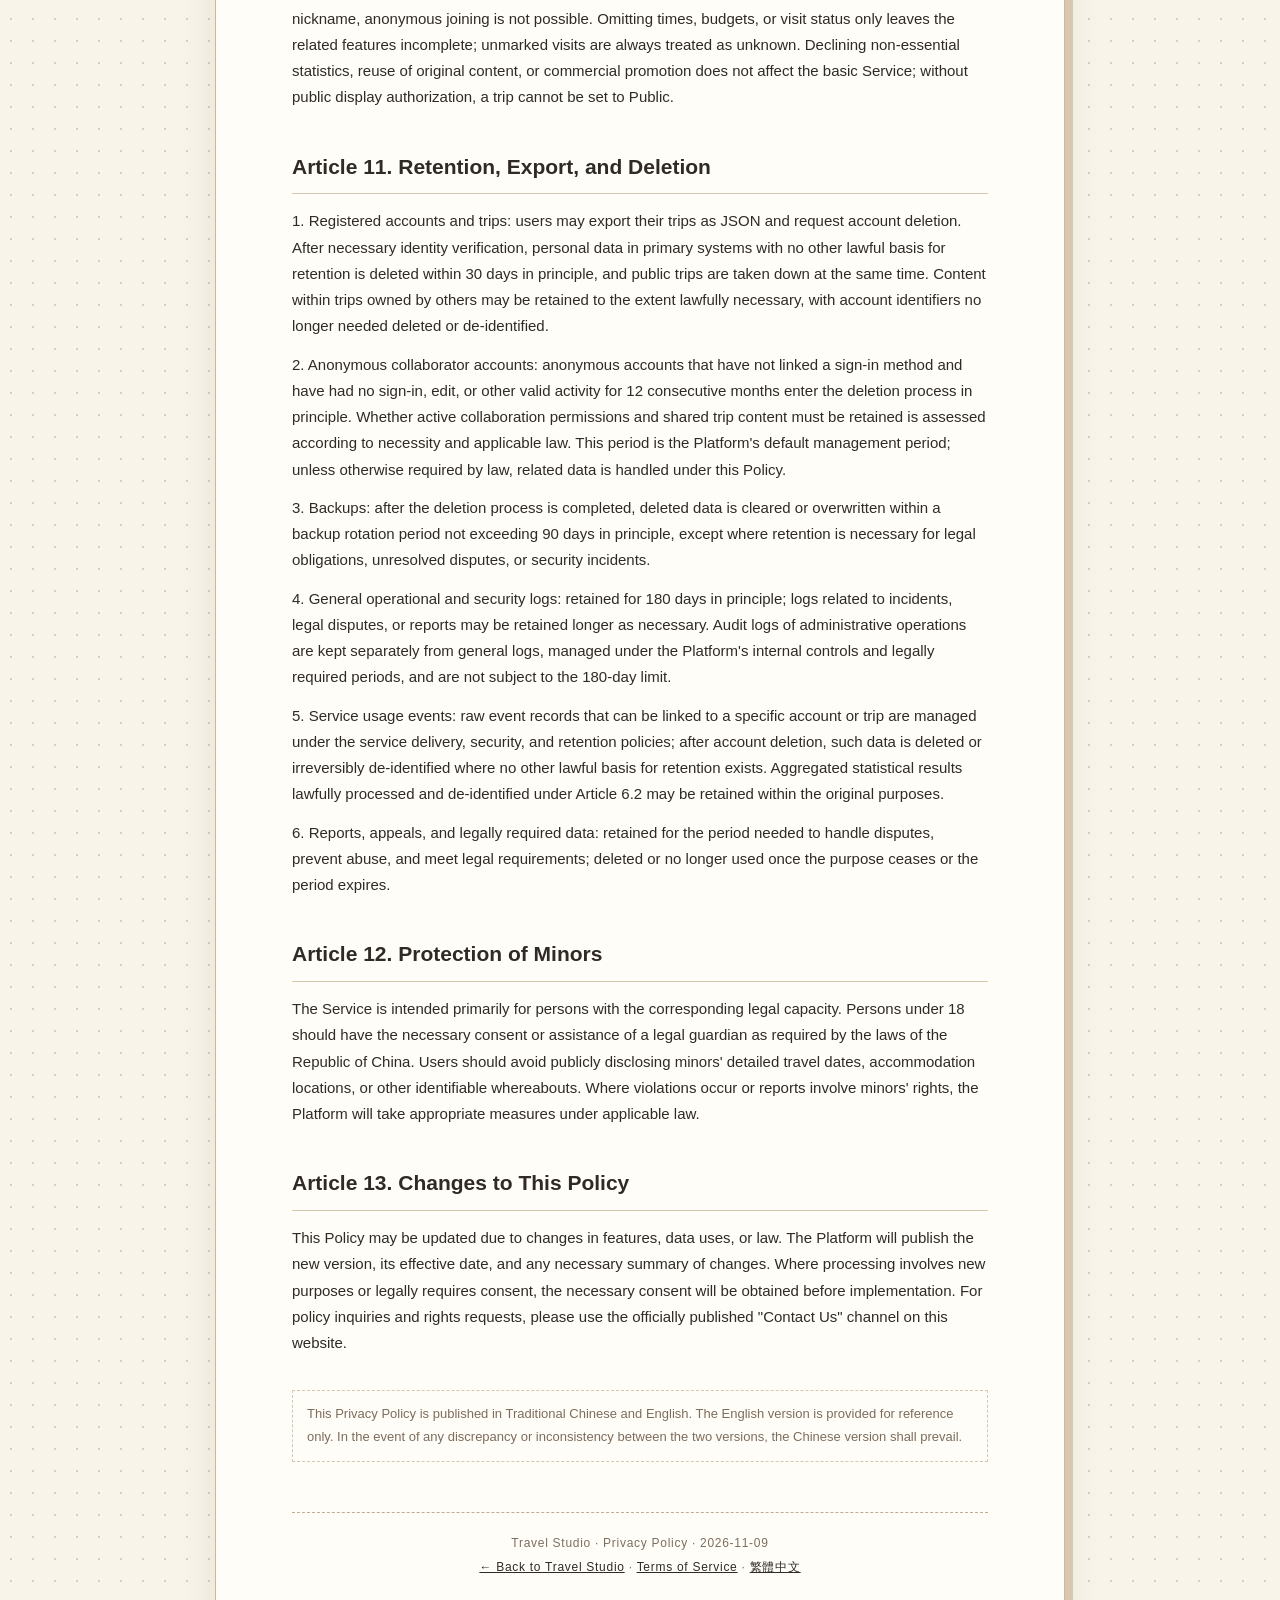
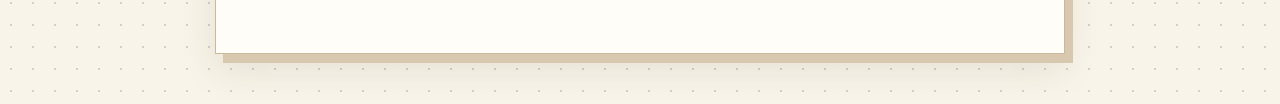
<file: web/privacy-en.html>
<!DOCTYPE html>
<html lang="en">
<head>
<meta charset="UTF-8">
<meta name="viewport" content="width=device-width, initial-scale=1">
<title>Privacy Policy | Travel Studio</title>
<style>
:root{--bg:#F8F4E9;--paper:#FFFDF8;--text:#302A25;--muted:#7d6d5d;--line:#d5c6b0;--ink:#302A25;--accent:#B86B45}
*{box-sizing:border-box}
body{margin:0;background:radial-gradient(rgba(48,42,37,.2) 0.7px,transparent 0.8px) 0 0/22px 22px,var(--bg);font-family:-apple-system,BlinkMacSystemFont,"Segoe UI",Roboto,"Helvetica Neue",Arial,sans-serif;color:var(--text);line-height:1.75}
.page{max-width:850px;margin:50px auto;padding:64px 76px 74px;background:var(--paper);border:1px solid #cbb89b;box-shadow:8px 9px 0 #d8c8af,0 15px 35px #45321e1a;position:relative}
.page::before{content:"";position:absolute;width:115px;height:22px;background:repeating-linear-gradient(45deg,#dbc8a57f 0 5px,#e9d9b47f 5px 10px);border:1px solid #cbb89b80;top:-12px;left:calc(50% - 57px);transform:rotate(-2deg)}
.topbar{display:flex;justify-content:space-between;align-items:baseline;gap:12px}
.brand{font-family:Georgia,serif;color:var(--ink);font-size:22px;font-weight:bold;letter-spacing:-.02em;text-decoration:none;display:inline-block}
.brand:hover{text-decoration:underline}
.lang{font-size:13px;color:var(--muted);text-decoration:none;border:1px solid var(--line);padding:3px 10px}
.lang:hover{color:var(--ink);border-color:var(--ink)}
.kicker{font:700 12px/1.6 sans-serif;letter-spacing:.2em;color:var(--accent);margin:20px 0 14px;text-transform:uppercase}
article h2:first-child{font:700 clamp(28px,4.6vw,40px)/1.25 Georgia,serif;color:var(--ink);margin:0 0 12px}
article h3{font-size:21px;color:var(--ink);padding-bottom:8px;border-bottom:1px solid var(--line);margin:38px 0 14px}
article h4{font-size:16px;color:var(--accent);margin:25px 0 8px}
article p{font-size:15px;margin:12px 0;overflow-wrap:anywhere}
article ol,article ul{padding-left:25px}
article li{font-size:15px;margin:5px 0;overflow-wrap:anywhere}
article strong{color:var(--ink)}
.prevail{margin-top:34px;padding:12px 14px;border:1px dashed var(--line);font-size:13px;color:var(--muted)}
.footer{border-top:1px dashed #bcae96;margin-top:50px;padding-top:18px;text-align:center;font:12px/2 sans-serif;color:var(--muted);letter-spacing:.06em}
.footer a{color:var(--ink)}
@media(max-width:680px){.page{margin:20px 12px 35px;padding:48px 21px 42px;box-shadow:4px 5px 0 #d8c8af}article p,article li{font-size:14px}article h3{font-size:19px}}
@media print{@page{size:A4;margin:17mm}body{background:#fff}.page{max-width:none;margin:0;padding:0;border:none;box-shadow:none}.page::before{display:none}.lang,.footer a{display:none}article h3,article h4{break-after:avoid}article li{break-inside:avoid}}
</style>
</head>
<body>
<main class="page">
<div class="topbar"><a class="brand" href="index.html">Travel Studio</a><a class="lang" href="privacy.html" lang="zh-Hant">繁體中文</a></div>
<div class="kicker">Privacy Policy · 2026-11-09</div>
<article><h2>Travel Studio Privacy Policy</h2>
<p><strong>Version: 2026-11-09</strong></p>

<h3>Preamble</h3>
<p>Travel Studio (the "Service") provides features for creating, editing, storing, sharing, publicly displaying, and collaboratively editing travel itineraries. The Service is provided by the operating entity identified on the "Operator Information" page of the Travel Studio website (the "Platform"). The Platform collects, processes, and uses user data in accordance with the Personal Data Protection Act of the Republic of China (Taiwan) and other applicable laws, following the principles of data minimization, access control, and purpose limitation.</p>
<p>Newly created itineraries are private by default. Public display, permission to copy, reuse of original content, and commercial promotion are each governed by the user's own settings and authorizations. A place a user "wants to go" in a plan is not a confirmed visit, and an estimated cost is not an actual expense.</p>

<h3>Article 1. Data Controller, Outsourced Processing, and Contact</h3>
<p>1. The Platform is the collector, processor, and user of personal data collected through the Service. Its legal name, registered address, contact email, and the procedure for exercising personal data rights are published on the "Operator Information" and "Contact Us" pages of the Service website. Users may make inquiries or submit personal data requests through those channels.</p>
<p>2. The Platform may engage third parties to perform system development and maintenance, website hosting, identity verification, database, photo storage, information security, backup, and other technical operations necessary to provide the Service. The Platform imposes contractual requirements on such processors regarding purpose, access, confidentiality, security, and deletion or return of data. Processors may not use identifiable personal data of users for any purpose outside the scope of their engagement.</p>
<p>3. Where a development or maintenance processor is separately authorized by contract to access or use aggregated statistical results that have been appropriately de-identified, such use is limited to performance analysis and quality improvement of the contracted product and to explicitly agreed technical research. The processor may not access identifiable itineraries, accounts, photos, notes, or raw event data for its own business, advertising, or data sales. Whether such access is granted, the data categories involved, and the contractual rights are governed by the formal engagement contract and applicable disclosure requirements. Absent authorization, the processor has no such rights.</p>

<h3>Article 2. Purposes of Collection</h3>
<p>The Platform collects, processes, and uses data for the following purposes:</p>
<ol>
<li>Providing itinerary creation, editing, storage, reading, sharing, and real-time multi-user collaboration.</li>
<li>Account sign-in (Google, LINE, Apple, or email verification code), anonymous collaborator verification, account linking, permission management, and account administration.</li>
<li>Managing places, accommodation, times, transport, budgets, bookings, photos, stamps, notes, and exports.</li>
<li>Providing public itinerary browsing, likes ("hearts"), rankings, and itinerary copying.</li>
<li>Recording service usage events for feature operation, version history, reminders, synchronization, troubleshooting, and service quality monitoring.</li>
<li>Maintaining information security and preventing unauthorized access, spam, abusive reporting, and like manipulation.</li>
<li>Handling reports, complaints, support requests, legal disputes, and legal obligations.</li>
<li>Where permitted by applicable law and with the necessary authorization, analyzing de-identified travel behavior data to improve the Service and to produce trends and recommendations.</li>
<li>Within the scope separately authorized by the user, publicly displaying itineraries, permitting copying, reusing original content, or using content for commercial promotion.</li>
</ol>
<p>Data processing necessary to provide the basic Service is managed separately from optional statistics, public display, and other optional authorizations.</p>

<h3>Article 3. Categories of Data Collected</h3>
<h4>1. Sign-in Account Data</h4>
<p>No sign-in is required to browse the website or public itineraries. Users may first enter a destination and travel dates; sign-in is requested only when the user taps "Create trip." After sign-in, the user returns to the website and the trip is created without re-entering the form.</p>
<p>The Service supports the following sign-in methods. Depending on the method chosen and the scope actually authorized, the Platform may receive:</p>
<ol>
<li><strong>Google</strong>: Google user ID, email address, display name, and avatar.</li>
<li><strong>LINE</strong>: LINE user ID, display name, and avatar; email address only if separately authorized by the user.</li>
<li><strong>Apple</strong>: Apple user ID, name (provided on first sign-in only), and email address or an Apple-provided relay address.</li>
<li><strong>Email verification code</strong>: email address and verification records.</li>
</ol>
<p>This data is used for identity verification, account management, itinerary ownership, and security. The Service does not currently request access to Gmail, Google Drive, contacts, LINE friend lists, or message content. Data obtained through Google APIs is handled in accordance with the Google API Services User Data Policy; data obtained from LINE and Apple is handled in accordance with the LINE Developers and Apple developer terms respectively. The Platform does not sell sign-in data to data brokers or use it for unauthorized ad targeting.</p>
<p>When the same user signs in with different methods and the email addresses match, the Platform may link them to a single account. Users may also link or unlink sign-in methods in account settings. Accounts using an Apple relay address, or LINE accounts without an email address, must be linked manually by the user.</p>

<h4>2. Anonymous Collaborator Data</h4>
<p>A friend who receives a valid edit invitation may join by entering a nickname and confirming the required notices in a browser such as the one built into LINE. The system creates an anonymous authenticated identity, identifier, and session for that person and records their authorizations, actions, and edit history. A nickname is not reliable proof of identity; an anonymous user may still constitute identifiable personal data by virtue of their identifier and activity information.</p>
<p>An anonymous identity cannot create its own trips, publish a trip, generate invitation links, or like trips. An anonymous collaborator may choose to link any supported sign-in method; after linking, the existing identity, permissions, and edit history continue without creating a new account. In in-app browsers such as LINE's, Google and Apple sign-in may not be supported; users may sign in with LINE instead or follow the system's guidance to switch to a standard browser.</p>
<p>If an unlinked anonymous user clears browser data or loses their session and later rejoins through a valid invitation link, a new anonymous identity is created. Prior activity records are retained in accordance with this Policy; the trip owner may remove duplicate or unneeded collaborators.</p>

<h4>3. Itinerary and Collaboration Data</h4>
<p>This includes the trip name, country and city, travel dates, local time zone, number of travelers, trip origin and the trip it was copied from, places or restaurants, accommodation, location or map links, card type, order, start and end times, whether a time is fixed, duration, transport mode and estimated transport cost, estimated and actual expenses, currency, per-person or group cost, who paid, payment and booking status, reminder dates, booking confirmation details, photos, notes, custom stamp names and records, and version and collaborator activity records.</p>
<p>To reduce disclosure risk, booking confirmation codes, payment details, private notes, and identifying information about travel companions are not automatically disclosed when a trip is made public. Users should also avoid entering unnecessary sensitive personal information in free-text fields.</p>

<h4>4. Actual Visit and Spending Records</h4>
<p>From the trip's departure date, users may mark each card as "visited / skipped / unmarked (unknown)" and may optionally enter the actual amount spent. Unmarked items are not automatically treated as visited or skipped. The Platform distinguishes planned visits from actual reports and does not treat estimated costs as actual spending. Ratings, post-trip reviews, and post-trip photos are future features; notices will be updated before they are enabled.</p>

<h4>5. Service Usage Events and Security Records</h4>
<p>These include creating a trip, adding or moving items, setting times or costs, marking visits, copying or opening invitations, joining as a collaborator, publishing or unpublishing, liking, copying a trip, opening a share link, exporting data, and clicks on external links opened through the Platform's redirect (for example, maps, official websites, or booking URLs). They may also include event time, trip identifier, actor type, anonymity status, device type, necessary IP and browser information, and error and security logs.</p>
<p>The content fields of service usage events do not include email addresses, nicknames, notes, or other free text. However, where an event identifier can be linked to an account or trip, that record is still handled under personal data rules. Technical security logs may additionally contain information necessary to protect the Service.</p>

<h3>Article 4. Period, Region, Recipients, and Method of Use</h3>
<p>1. Period: the life of the account and trip, retention periods required by law or necessary for the stated purposes, and the deletion and backup rotation periods set out in Article 11.</p>
<p>2. Region: the Service may process data in Taiwan and in the locations of the overseas cloud data centers, backup facilities, or technology vendors it uses. The primary database is Supabase; the actual project data center region and outsourced processing locations are published on the "Data Processing Locations and Vendors" page of the Service website and will be disclosed before launch. Where international transfers occur, the Platform takes the measures required by the Personal Data Protection Act and related restrictions.</p>
<p>3. Recipients: authorized operations and maintenance personnel, processors necessary to deliver the Service, collaborators designated by the user, holders of valid view links, general visitors after the user chooses to publish, and authorities legally entitled to request data. Partner merchants do not receive users' private itineraries or identifiable account information merely by virtue of a partnership.</p>
<p>4. Method: through the website, identity verification, databases, cloud files, real-time synchronization, redirect services, access controls, and backup mechanisms, used within the stated purposes, applicable law, and the scope of authorization.</p>

<h3>Article 5. Third-Party Services, Cookies, Local Storage, and Analytics</h3>
<p>1. Identity verification: the Platform verifies accounts through Google OAuth, LINE Login, Sign in with Apple, and email verification codes, obtaining only the basic data listed in Article 3 within the permissions actually requested. Email verification codes are sent by an email delivery service engaged by the Platform, which processes only the recipient address and delivery status.</p>
<p>2. Supabase: provides authentication, database, photo storage, permission management, and multi-user synchronization. Data is stored in the Supabase project region selected by the Platform; the primary region is published under Article 4, and backup and cross-border processing are disclosed according to the actual vendor information.</p>
<p>3. Hosting, security, and analytics: may be provided by hosting and security vendors such as Cloudflare and by the traffic analytics tool the Platform formally enables. The vendors used, necessary cookies, and analytics types are listed on the "Data Processing Locations and Vendors" page; services not enabled are not described as enabled.</p>
<p>4. Maps and place services: when a user searches for a place or opens Google Maps or another external website, the third party may process connection information under its own policy. The Platform limits the storage and reuse of place data according to the data source and its terms of service.</p>
<p>5. LINE sharing and sign-in: users may share URLs through LINE on their own; this does not give the Platform access to LINE friend lists or message content. When signing in with LINE, the Platform obtains the basic LINE data described in Article 3 and does not obtain friend lists or message content. If LINE Official Account features are enabled in the future, separate notice will be given.</p>
<p>6. Cookies and browser storage: the Platform may use cookies, localStorage, and sessionStorage to store necessary sign-in and anonymous session credentials, language and color theme preferences, pending unsynced changes, and security settings. Clearing browser data may make an anonymous identity unrecoverable. If GA4 or other non-essential analytics tools are adopted, notice and the corresponding consent or opt-out management will be provided as required by law, and no email addresses, nicknames, booking confirmation codes, or full note text will be sent to analytics tools.</p>
<p>7. External link redirects: map, official website, and booking links may be opened through the Platform's redirect endpoint for URL safety checks and click statistics. The redirect does not deliberately append the user's identifier to external URLs; third parties may still obtain IP, browser, and other necessary technical information through the ordinary network connection.</p>

<h3>Article 6. Statistics and Itinerary Authorizations (Itemized)</h3>
<h4>1. Processing Necessary to Provide the Service</h4>
<p>The Platform may process relevant data as necessary to store, synchronize, and share the itineraries a user designates. Declining necessary processing may prevent use of features that require sign-in or editing.</p>

<h4>2. De-identified Statistics and Service Improvement</h4>
<p>After clearly informing the user and obtaining the user's separate consent to non-essential statistical use, the Platform may use appropriately processed information on places, time slots, estimated and actual expenses, transport, visits, and interactions to compile popular areas, improve features, analyze service quality, and provide baseline data for recommendations. Users may withdraw this consent in "Privacy Settings"; after withdrawal, new data is no longer included in these statistics. Declining or withdrawing does not affect basic itinerary editing or collaboration.</p>
<p>Statistical results that can still be reasonably linked back to a specific individual continue to be handled under personal data rules. Aggregated results that have been irreversibly de-identified and are no longer personal data under the law may be retained and used by the Platform within the original purposes; such processing is carried out on the basis of the notice in this Policy, with its scope and method determined by the Platform under applicable law.</p>

<h4>3. Public Display</h4>
<p>Trips default to "Private." The owner may choose "Anyone with the link" or "Public." Before publishing, the Platform provides a preview of the public content and requests confirmation of the public display authorization. Public display authorization does not permit other users to copy original content, nor does it authorize the Platform to use photos or original text in separately produced recommendation articles or advertising.</p>

<h4>4. Allow Other Users to Copy</h4>
<p>The Platform provides an independent "Allow other users to copy this trip" switch for public trips, enabled by default. The owner can clearly see it on the publishing screen and may turn it off at any time before or after publishing. When off, others can still view the public trip but cannot copy it with one click. A copied trip records its source. Collaborators, upon joining a trip, have agreed that content they add may be publicly displayed and copied along with the trip; the owner remains responsible for confirming that content provided by third parties (non-collaborators) is appropriately licensed.</p>

<h4>5. Reuse in Platform Recommendations</h4>
<p>Structured data from public trips (such as places, time slots, and expenses) may be included in statistics and recommendation analysis within the scope of the consent, de-identification, and lawful purposes described in Article 6.2; authorizing the Platform to reuse original photos or text is not a prerequisite.</p>
<p>If the Platform wishes to separately reproduce, edit, or publish a user's original photos, descriptions, or reviews on recommendation pages, promotional materials, or standalone content, it must obtain a separate optional authorization that identifies the material and its use. A user who declines this authorization may still publish their trip.</p>

<h4>6. Commercial Promotion and Partnerships</h4>
<p>If original content is to be used in paid advertising, brand promotion, or partner merchant promotion, the Platform must separately explain the material, use, channel, and duration and obtain the corresponding authorization. Declining does not affect the basic Service or public display. Partner merchants may not directly obtain identifiable private itinerary data unless there is a separate, clear legal basis.</p>

<h4>7. Managing Authorizations and Withdrawal</h4>
<p>The consents and authorizations above are recorded separately by purpose, version, and time of consent. Users may modify or withdraw optional uses through privacy or sharing settings. After withdrawal, the Platform ceases the corresponding subsequent use and handles existing data according to law and technical feasibility. Lawfully produced aggregated statistics that cannot be re-identified, and copies retained by third parties while content was public, may not be fully recoverable.</p>

<h3>Article 7. Privacy in Public Trips and Collaboration</h3>
<p>Collaborators may, within their permissions, see the schedule, accommodation, budget, and notes of a shared trip. Users should not enter sensitive information they do not want collaborators to see. View links and edit invitations carry different permissions; an invitation link may act as an edit credential and should be kept secure. The owner may revoke edit invitations, remove collaborators, or unpublish.</p>
<p>Public trips should mask booking confirmation codes, payment details, private notes, and other data unsuitable for disclosure. Third parties may nonetheless take screenshots while a trip is public, and unpublishing cannot guarantee retrieval of copies already saved externally.</p>

<h3>Article 8. Data Security and Incident Notification</h3>
<p>The Platform uses HTTPS, access controls, database access restrictions, invitation link protection, backups, security monitoring, and necessary audit measures. No online service can guarantee zero risk. In the event of theft, leakage, alteration, destruction, or other security incident involving data, the Platform will assess the impact, take necessary immediate response measures, and notify affected individuals and competent authorities (where legally required) in accordance with the laws of the Republic of China in force at the time of the incident.</p>

<h3>Article 9. Data Subject Rights and How to Exercise Them</h3>
<p>Under the Personal Data Protection Act of the Republic of China, users may request to inquire about or review their personal data, obtain copies, supplement or correct it, cease its collection, processing, or use, and delete it. Requests may be submitted through account settings, privacy settings, or the "Contact Us" channel. The Platform may first complete necessary identity or permission verification and will handle data involving other collaborators' rights in accordance with law. An anonymous user who cannot prove authority over an earlier session may be unable to operate the old account directly or to request changes to another person's shared trip.</p>

<h3>Article 10. Consequences of Not Providing Data</h3>
<p>Users who do not sign in may still browse public trips or join as anonymous collaborators via a valid invitation, but cannot create their own trips. When an anonymous collaborator attempts to like a trip, the system guides them to link a supported sign-in method rather than creating a new account. Without a nickname, anonymous joining is not possible. Omitting times, budgets, or visit status only leaves the related features incomplete; unmarked visits are always treated as unknown. Declining non-essential statistics, reuse of original content, or commercial promotion does not affect the basic Service; without public display authorization, a trip cannot be set to Public.</p>

<h3>Article 11. Retention, Export, and Deletion</h3>
<p>1. Registered accounts and trips: users may export their trips as JSON and request account deletion. After necessary identity verification, personal data in primary systems with no other lawful basis for retention is deleted within 30 days in principle, and public trips are taken down at the same time. Content within trips owned by others may be retained to the extent lawfully necessary, with account identifiers no longer needed deleted or de-identified.</p>
<p>2. Anonymous collaborator accounts: anonymous accounts that have not linked a sign-in method and have had no sign-in, edit, or other valid activity for 12 consecutive months enter the deletion process in principle. Whether active collaboration permissions and shared trip content must be retained is assessed according to necessity and applicable law. This period is the Platform's default management period; unless otherwise required by law, related data is handled under this Policy.</p>
<p>3. Backups: after the deletion process is completed, deleted data is cleared or overwritten within a backup rotation period not exceeding 90 days in principle, except where retention is necessary for legal obligations, unresolved disputes, or security incidents.</p>
<p>4. General operational and security logs: retained for 180 days in principle; logs related to incidents, legal disputes, or reports may be retained longer as necessary. Audit logs of administrative operations are kept separately from general logs, managed under the Platform's internal controls and legally required periods, and are not subject to the 180-day limit.</p>
<p>5. Service usage events: raw event records that can be linked to a specific account or trip are managed under the service delivery, security, and retention policies; after account deletion, such data is deleted or irreversibly de-identified where no other lawful basis for retention exists. Aggregated statistical results lawfully processed and de-identified under Article 6.2 may be retained within the original purposes.</p>
<p>6. Reports, appeals, and legally required data: retained for the period needed to handle disputes, prevent abuse, and meet legal requirements; deleted or no longer used once the purpose ceases or the period expires.</p>

<h3>Article 12. Protection of Minors</h3>
<p>The Service is intended primarily for persons with the corresponding legal capacity. Persons under 18 should have the necessary consent or assistance of a legal guardian as required by the laws of the Republic of China. Users should avoid publicly disclosing minors' detailed travel dates, accommodation locations, or other identifiable whereabouts. Where violations occur or reports involve minors' rights, the Platform will take appropriate measures under applicable law.</p>

<h3>Article 13. Changes to This Policy</h3>
<p>This Policy may be updated due to changes in features, data uses, or law. The Platform will publish the new version, its effective date, and any necessary summary of changes. Where processing involves new purposes or legally requires consent, the necessary consent will be obtained before implementation. For policy inquiries and rights requests, please use the officially published "Contact Us" channel on this website.</p>

<div class="prevail">This Privacy Policy is published in Traditional Chinese and English. The English version is provided for reference only. In the event of any discrepancy or inconsistency between the two versions, the Chinese version shall prevail.</div>
</article>
<footer class="footer">Travel Studio · Privacy Policy · 2026-11-09<br><a href="index.html">← Back to Travel Studio</a> · <a href="terms-en.html">Terms of Service</a> · <a href="privacy.html" lang="zh-Hant">繁體中文</a></footer>
</main>
</body>
</html>
</file>
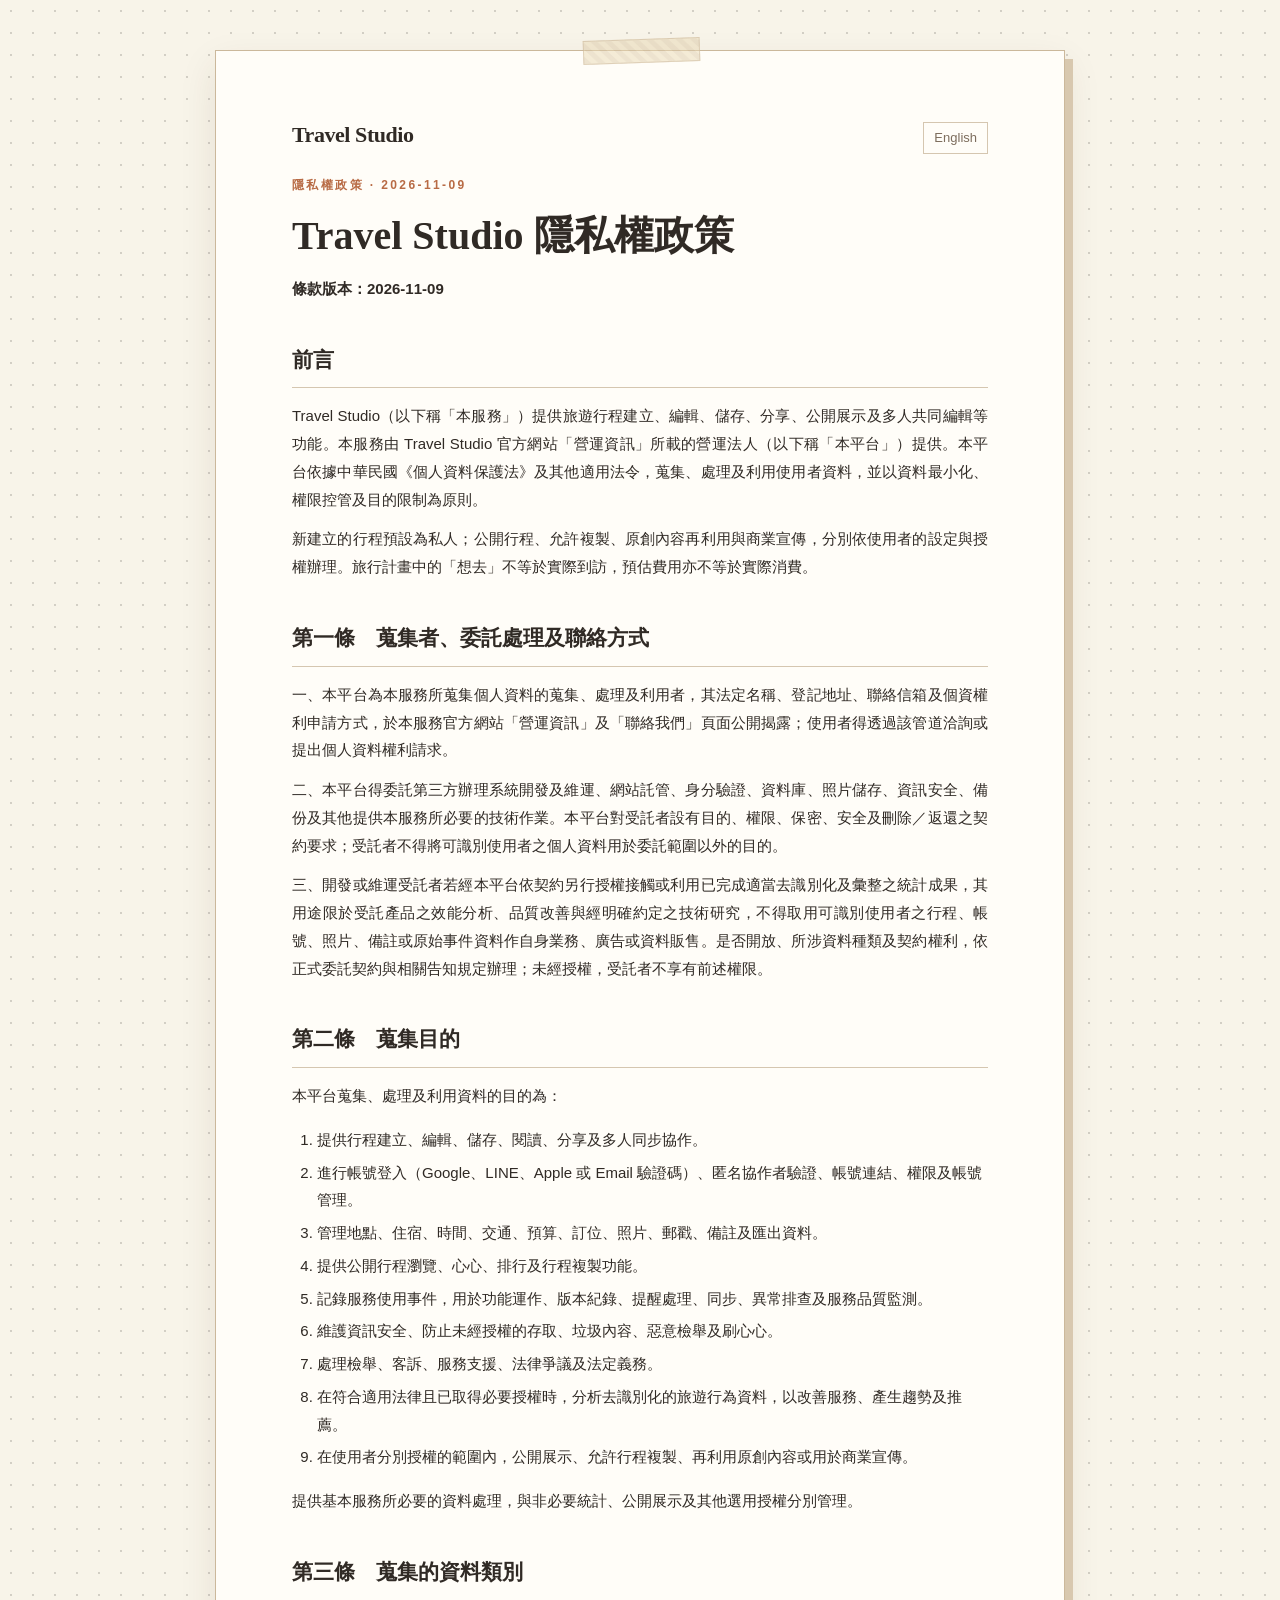
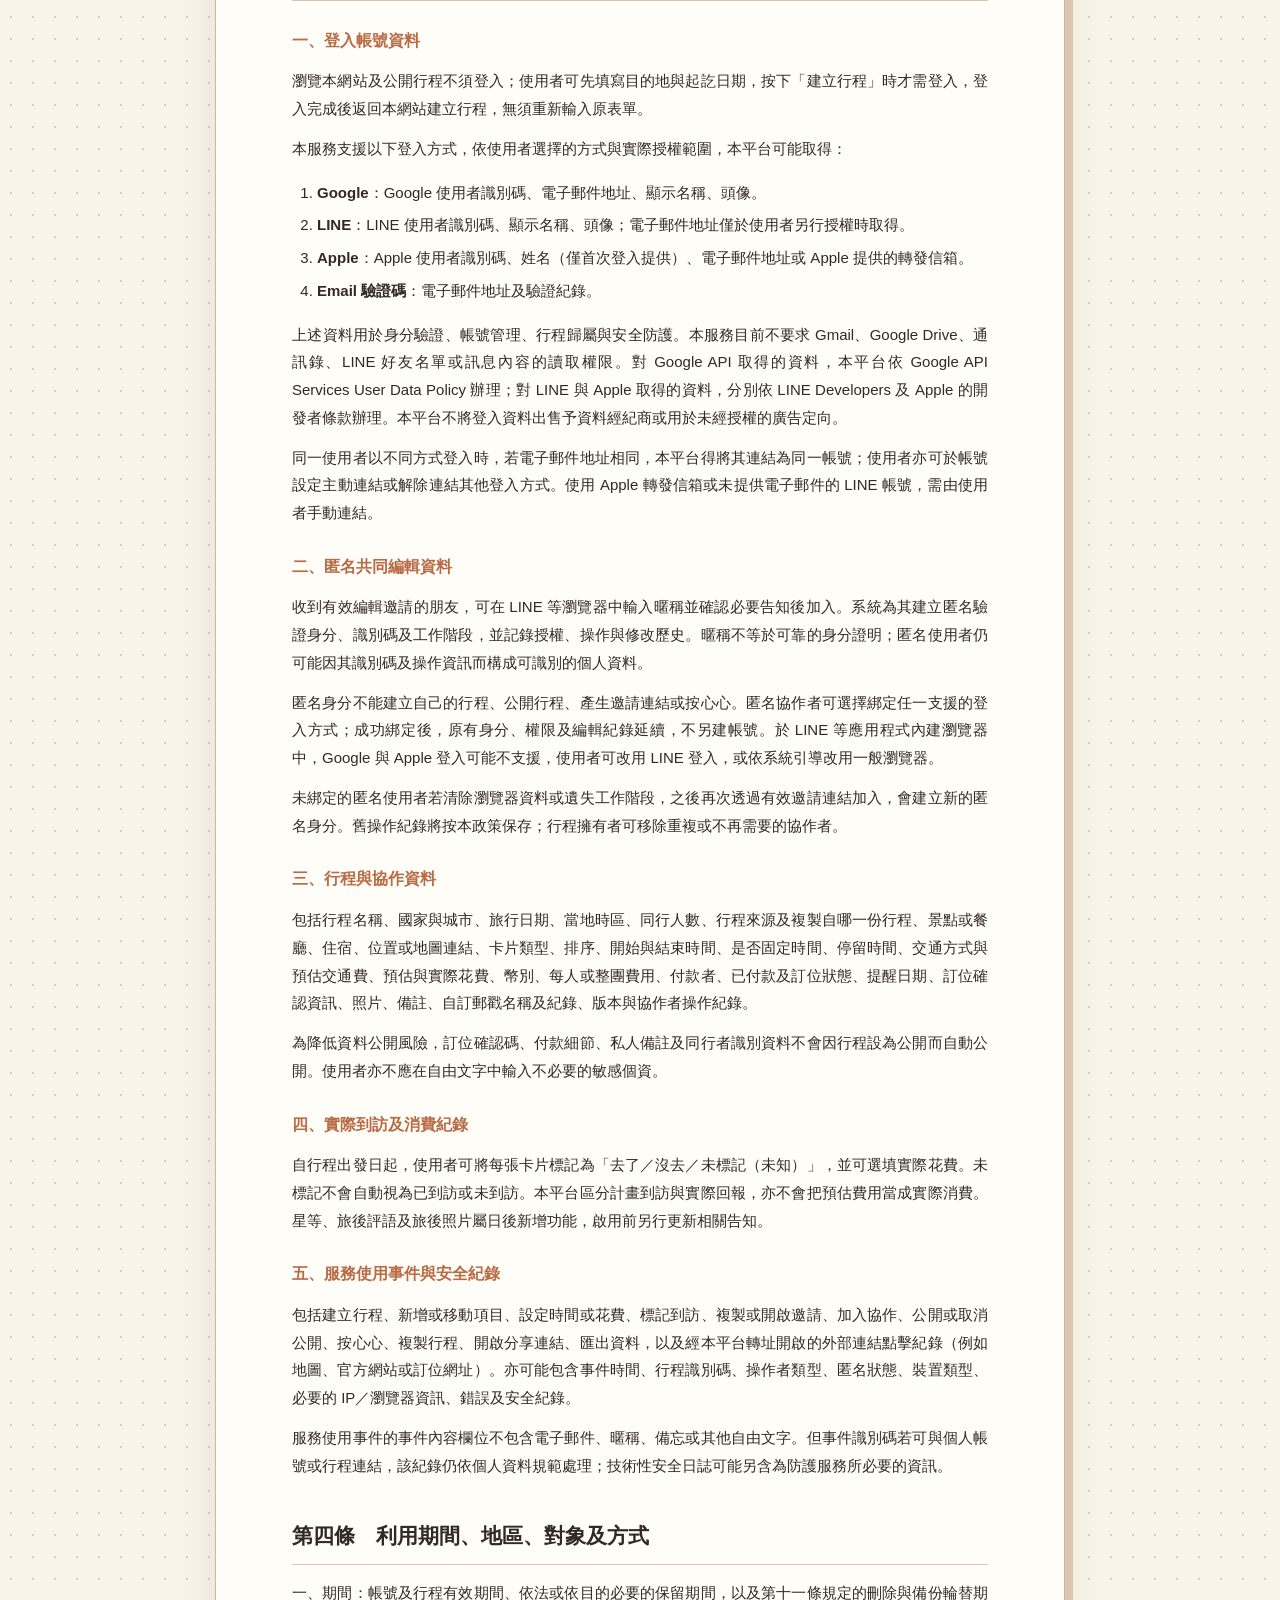
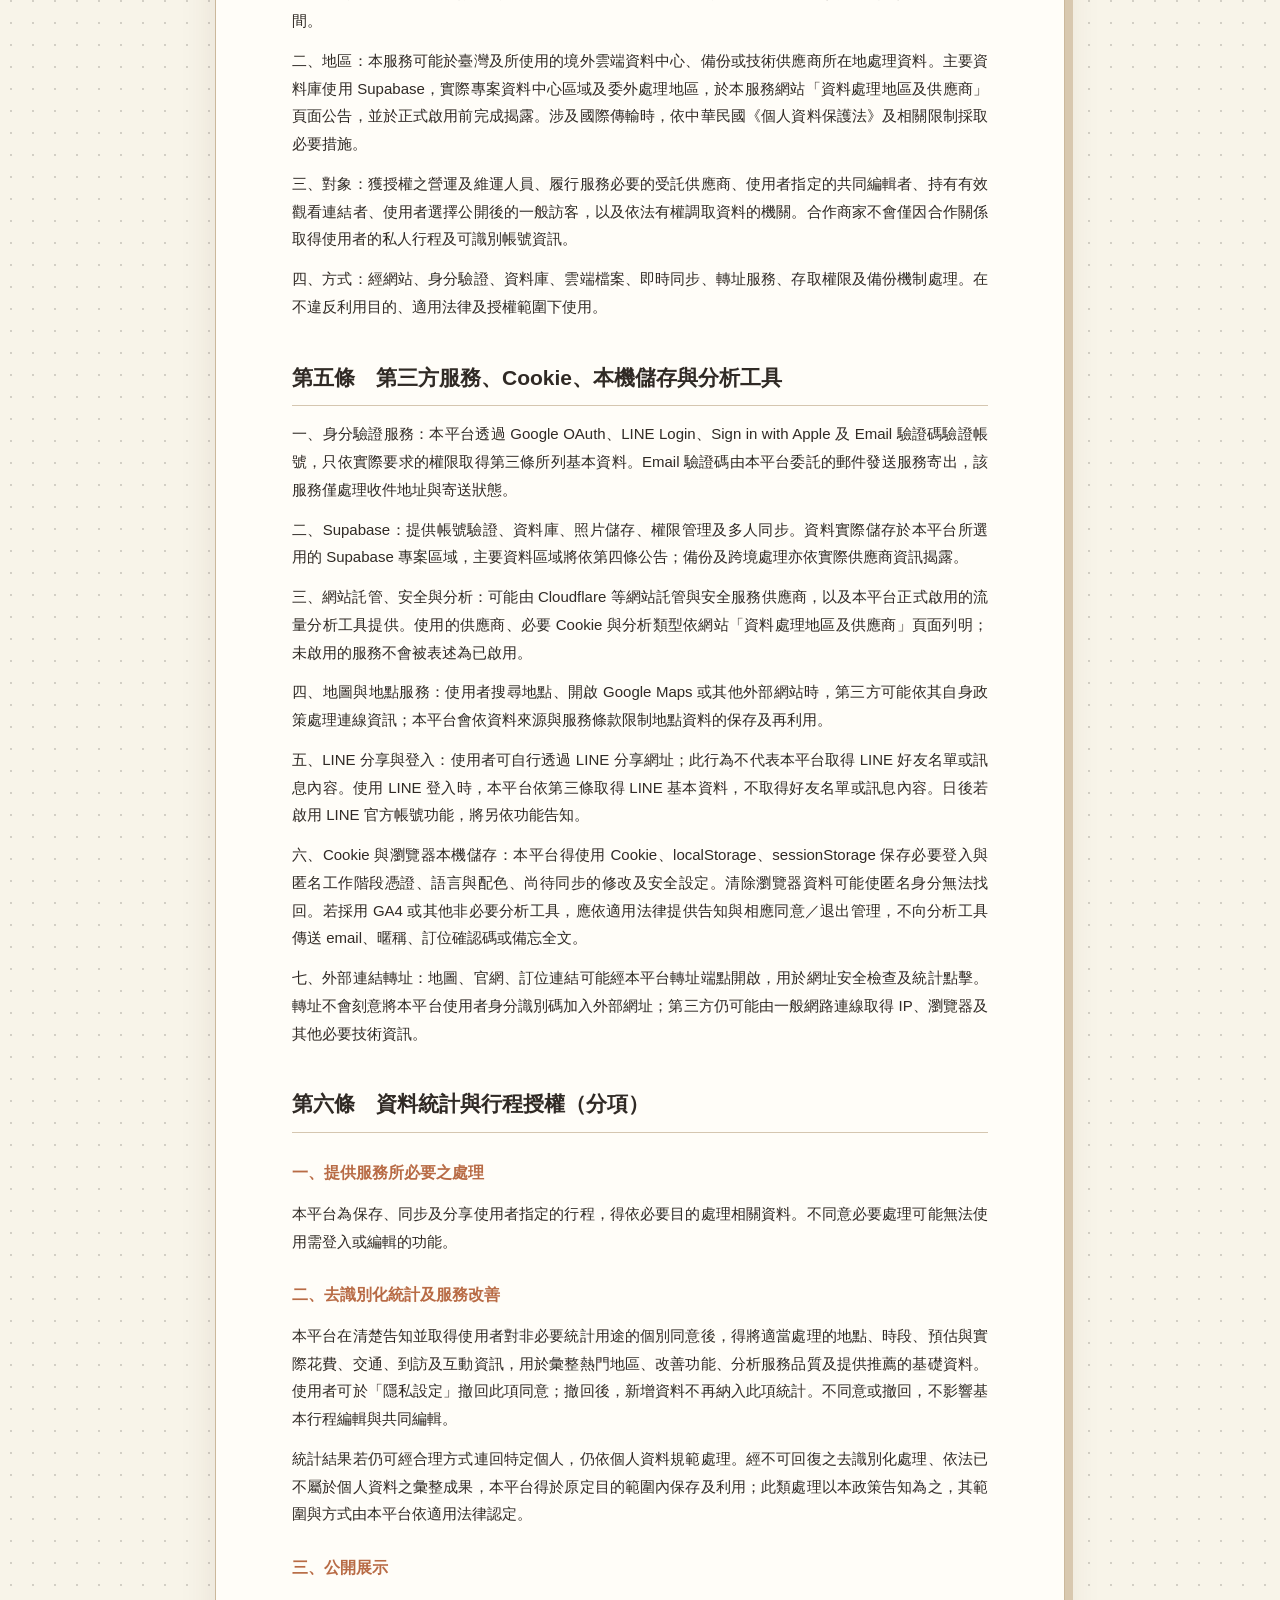
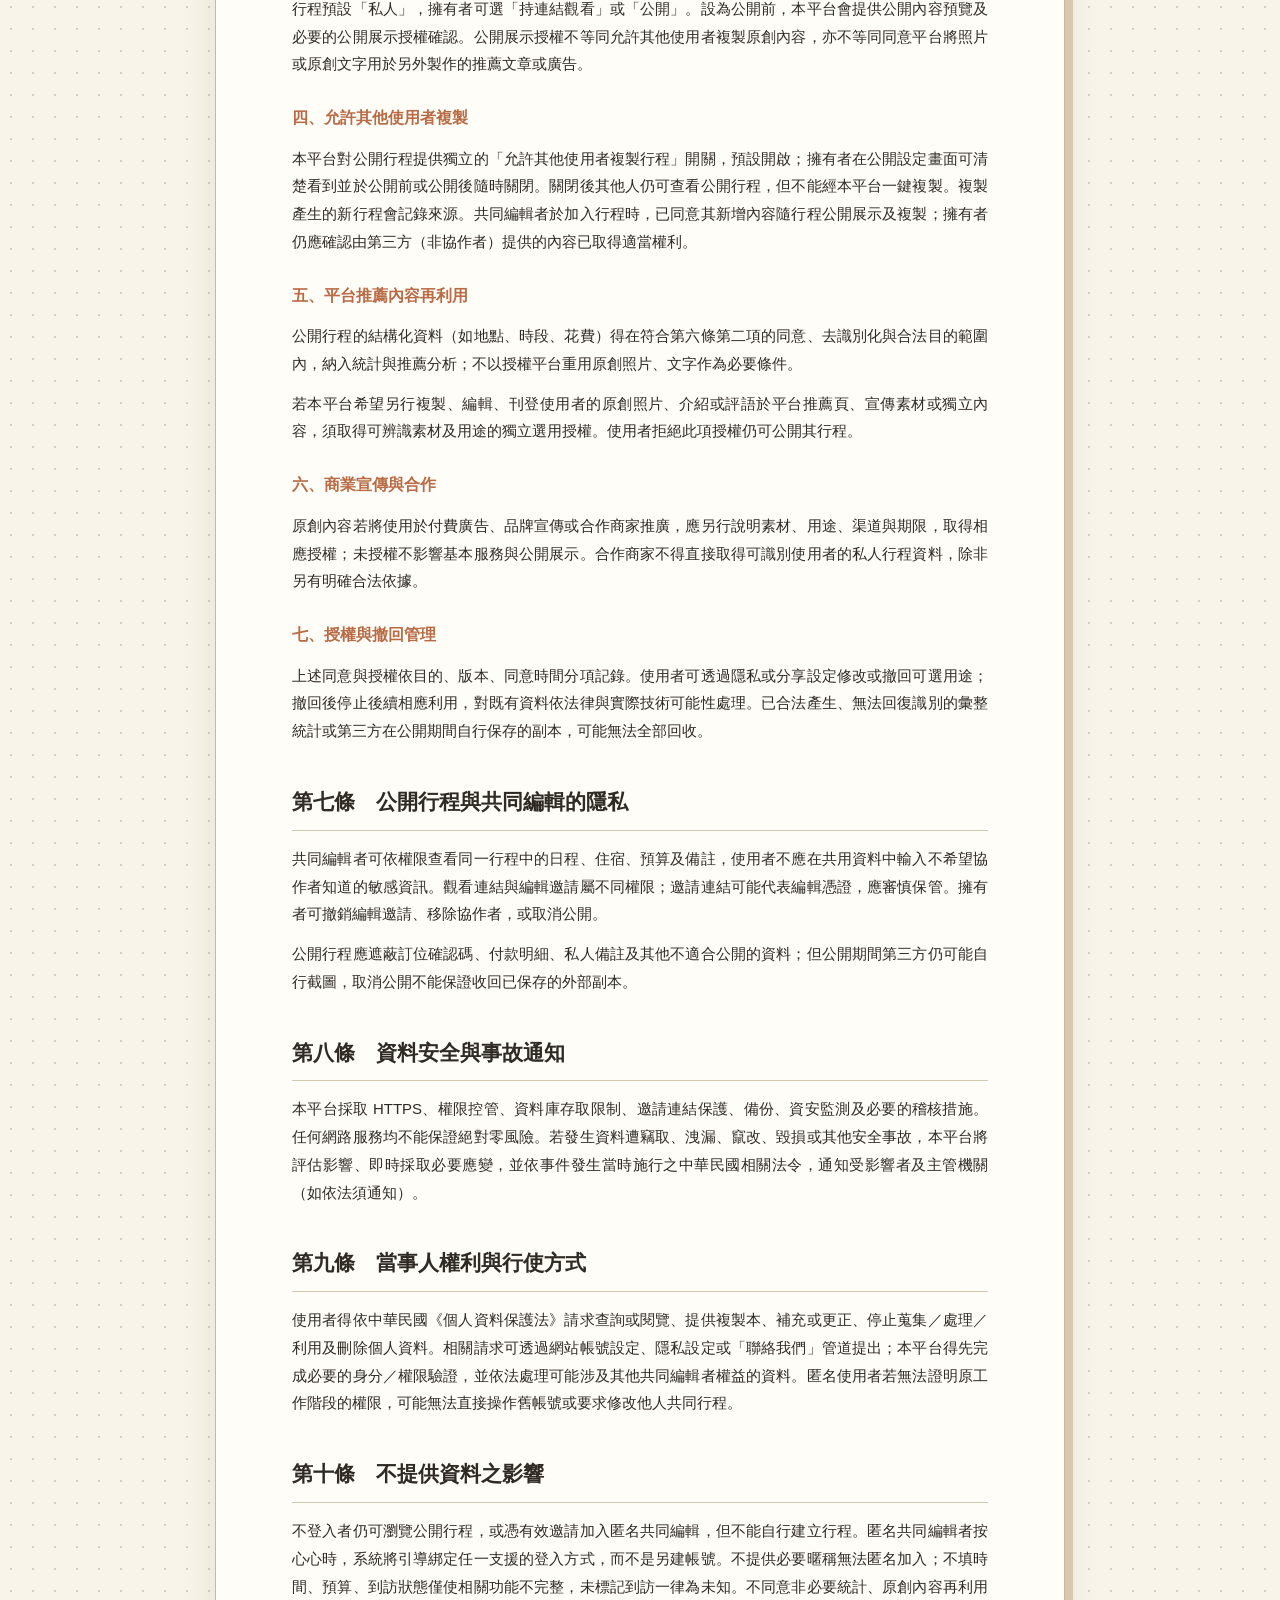
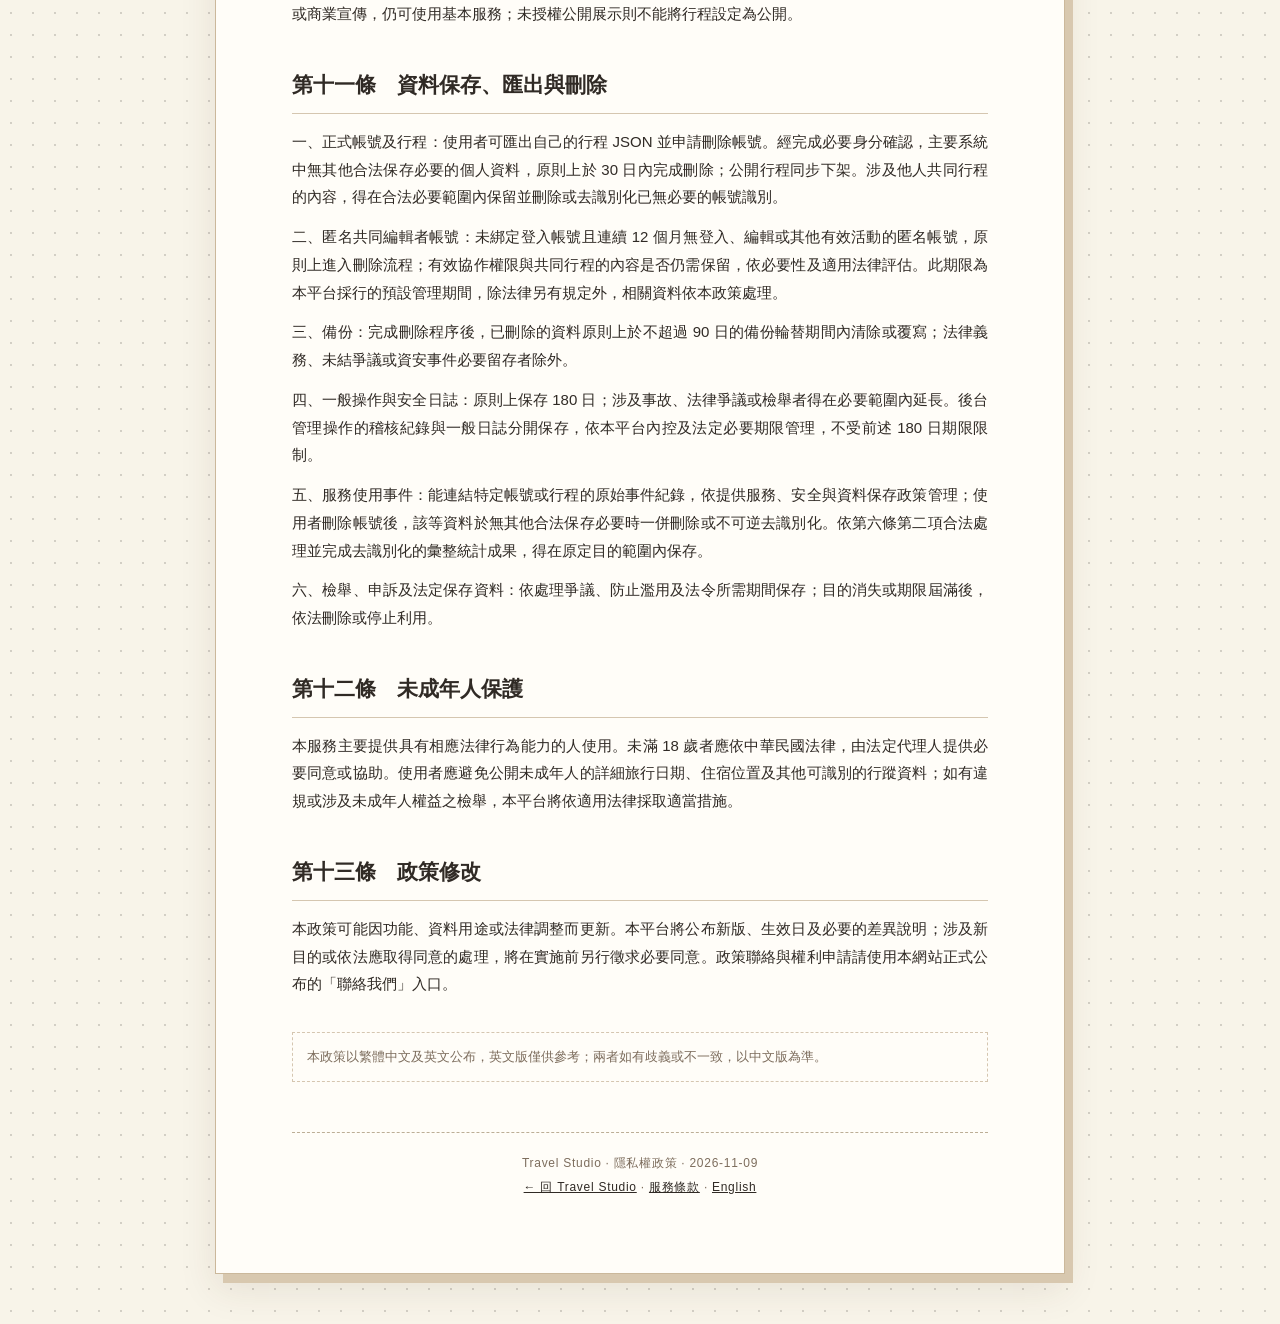
<file: web/privacy.html>
<!DOCTYPE html>
<html lang="zh-Hant">
<head>
<meta charset="UTF-8">
<meta name="viewport" content="width=device-width, initial-scale=1">
<title>隱私權政策｜Travel Studio</title>
<style>
:root{--bg:#F8F4E9;--paper:#FFFDF8;--text:#302A25;--muted:#7d6d5d;--line:#d5c6b0;--ink:#302A25;--accent:#B86B45}
*{box-sizing:border-box}
body{margin:0;background:radial-gradient(rgba(48,42,37,.2) 0.7px,transparent 0.8px) 0 0/22px 22px,var(--bg);font-family:-apple-system,BlinkMacSystemFont,"Noto Sans TC","PingFang TC","Microsoft JhengHei",sans-serif;color:var(--text);line-height:1.85}
.page{max-width:850px;margin:50px auto;padding:64px 76px 74px;background:var(--paper);border:1px solid #cbb89b;box-shadow:8px 9px 0 #d8c8af,0 15px 35px #45321e1a;position:relative}
.page::before{content:"";position:absolute;width:115px;height:22px;background:repeating-linear-gradient(45deg,#dbc8a57f 0 5px,#e9d9b47f 5px 10px);border:1px solid #cbb89b80;top:-12px;left:calc(50% - 57px);transform:rotate(-2deg)}
.topbar{display:flex;justify-content:space-between;align-items:baseline;gap:12px}
.brand{font-family:Georgia,"Noto Serif TC",serif;color:var(--ink);font-size:22px;font-weight:bold;letter-spacing:-.02em;text-decoration:none;display:inline-block}
.brand:hover{text-decoration:underline}
.lang{font-size:13px;color:var(--muted);text-decoration:none;border:1px solid var(--line);padding:3px 10px}
.lang:hover{color:var(--ink);border-color:var(--ink)}
.kicker{font:700 12px/1.6 "Noto Sans TC",sans-serif;letter-spacing:.2em;color:var(--accent);margin:20px 0 14px}
article h2:first-child{font:700 clamp(28px,4.6vw,40px)/1.35 Georgia,"Noto Serif TC",serif;color:var(--ink);margin:0 0 12px}
article h3{font-size:21px;color:var(--ink);padding-bottom:8px;border-bottom:1px solid var(--line);margin:38px 0 14px}
article h4{font-size:16px;color:var(--accent);margin:25px 0 8px}
article p{font-size:15px;text-align:justify;margin:12px 0;overflow-wrap:anywhere}
article ol,article ul{padding-left:25px}
article li{font-size:15px;margin:5px 0;overflow-wrap:anywhere}
article strong{color:var(--ink)}
.prevail{margin-top:34px;padding:12px 14px;border:1px dashed var(--line);font-size:13px;color:var(--muted)}
.footer{border-top:1px dashed #bcae96;margin-top:50px;padding-top:18px;text-align:center;font:12px/2 "Noto Sans TC",sans-serif;color:var(--muted);letter-spacing:.06em}
.footer a{color:var(--ink)}
@media(max-width:680px){.page{margin:20px 12px 35px;padding:48px 21px 42px;box-shadow:4px 5px 0 #d8c8af}article p,article li{font-size:14px}article h3{font-size:19px}}
@media print{@page{size:A4;margin:17mm}body{background:#fff}.page{max-width:none;margin:0;padding:0;border:none;box-shadow:none}.page::before{display:none}.lang,.footer a{display:none}article h3,article h4{break-after:avoid}article li{break-inside:avoid}}
</style>
</head>
<body>
<main class="page">
<div class="topbar"><a class="brand" href="index.html">Travel Studio</a><a class="lang" href="privacy-en.html" lang="en">English</a></div>
<div class="kicker">隱私權政策 · 2026-11-09</div>
<article><h2>Travel Studio 隱私權政策</h2>
<p><strong>條款版本：2026-11-09</strong></p>
<h3>前言</h3>
<p>Travel Studio（以下稱「本服務」）提供旅遊行程建立、編輯、儲存、分享、公開展示及多人共同編輯等功能。本服務由 Travel Studio 官方網站「營運資訊」所載的營運法人（以下稱「本平台」）提供。本平台依據中華民國《個人資料保護法》及其他適用法令，蒐集、處理及利用使用者資料，並以資料最小化、權限控管及目的限制為原則。</p>
<p>新建立的行程預設為私人；公開行程、允許複製、原創內容再利用與商業宣傳，分別依使用者的設定與授權辦理。旅行計畫中的「想去」不等於實際到訪，預估費用亦不等於實際消費。</p>
<h3>第一條　蒐集者、委託處理及聯絡方式</h3>
<p>一、本平台為本服務所蒐集個人資料的蒐集、處理及利用者，其法定名稱、登記地址、聯絡信箱及個資權利申請方式，於本服務官方網站「營運資訊」及「聯絡我們」頁面公開揭露；使用者得透過該管道洽詢或提出個人資料權利請求。</p>
<p>二、本平台得委託第三方辦理系統開發及維運、網站託管、身分驗證、資料庫、照片儲存、資訊安全、備份及其他提供本服務所必要的技術作業。本平台對受託者設有目的、權限、保密、安全及刪除／返還之契約要求；受託者不得將可識別使用者之個人資料用於委託範圍以外的目的。</p>
<p>三、開發或維運受託者若經本平台依契約另行授權接觸或利用已完成適當去識別化及彙整之統計成果，其用途限於受託產品之效能分析、品質改善與經明確約定之技術研究，不得取用可識別使用者之行程、帳號、照片、備註或原始事件資料作自身業務、廣告或資料販售。是否開放、所涉資料種類及契約權利，依正式委託契約與相關告知規定辦理；未經授權，受託者不享有前述權限。</p>
<h3>第二條　蒐集目的</h3>
<p>本平台蒐集、處理及利用資料的目的為：</p>
<ol>
<li>提供行程建立、編輯、儲存、閱讀、分享及多人同步協作。</li>
<li>進行帳號登入（Google、LINE、Apple 或 Email 驗證碼）、匿名協作者驗證、帳號連結、權限及帳號管理。</li>
<li>管理地點、住宿、時間、交通、預算、訂位、照片、郵戳、備註及匯出資料。</li>
<li>提供公開行程瀏覽、心心、排行及行程複製功能。</li>
<li>記錄服務使用事件，用於功能運作、版本紀錄、提醒處理、同步、異常排查及服務品質監測。</li>
<li>維護資訊安全、防止未經授權的存取、垃圾內容、惡意檢舉及刷心心。</li>
<li>處理檢舉、客訴、服務支援、法律爭議及法定義務。</li>
<li>在符合適用法律且已取得必要授權時，分析去識別化的旅遊行為資料，以改善服務、產生趨勢及推薦。</li>
<li>在使用者分別授權的範圍內，公開展示、允許行程複製、再利用原創內容或用於商業宣傳。</li>
</ol>
<p>提供基本服務所必要的資料處理，與非必要統計、公開展示及其他選用授權分別管理。</p>
<h3>第三條　蒐集的資料類別</h3>
<h4>一、登入帳號資料</h4>
<p>瀏覽本網站及公開行程不須登入；使用者可先填寫目的地與起訖日期，按下「建立行程」時才需登入，登入完成後返回本網站建立行程，無須重新輸入原表單。</p>
<p>本服務支援以下登入方式，依使用者選擇的方式與實際授權範圍，本平台可能取得：</p>
<ol>
<li><strong>Google</strong>：Google 使用者識別碼、電子郵件地址、顯示名稱、頭像。</li>
<li><strong>LINE</strong>：LINE 使用者識別碼、顯示名稱、頭像；電子郵件地址僅於使用者另行授權時取得。</li>
<li><strong>Apple</strong>：Apple 使用者識別碼、姓名（僅首次登入提供）、電子郵件地址或 Apple 提供的轉發信箱。</li>
<li><strong>Email 驗證碼</strong>：電子郵件地址及驗證紀錄。</li>
</ol>
<p>上述資料用於身分驗證、帳號管理、行程歸屬與安全防護。本服務目前不要求 Gmail、Google Drive、通訊錄、LINE 好友名單或訊息內容的讀取權限。對 Google API 取得的資料，本平台依 Google API Services User Data Policy 辦理；對 LINE 與 Apple 取得的資料，分別依 LINE Developers 及 Apple 的開發者條款辦理。本平台不將登入資料出售予資料經紀商或用於未經授權的廣告定向。</p>
<p>同一使用者以不同方式登入時，若電子郵件地址相同，本平台得將其連結為同一帳號；使用者亦可於帳號設定主動連結或解除連結其他登入方式。使用 Apple 轉發信箱或未提供電子郵件的 LINE 帳號，需由使用者手動連結。</p>
<h4>二、匿名共同編輯資料</h4>
<p>收到有效編輯邀請的朋友，可在 LINE 等瀏覽器中輸入暱稱並確認必要告知後加入。系統為其建立匿名驗證身分、識別碼及工作階段，並記錄授權、操作與修改歷史。暱稱不等於可靠的身分證明；匿名使用者仍可能因其識別碼及操作資訊而構成可識別的個人資料。</p>
<p>匿名身分不能建立自己的行程、公開行程、產生邀請連結或按心心。匿名協作者可選擇綁定任一支援的登入方式；成功綁定後，原有身分、權限及編輯紀錄延續，不另建帳號。於 LINE 等應用程式內建瀏覽器中，Google 與 Apple 登入可能不支援，使用者可改用 LINE 登入，或依系統引導改用一般瀏覽器。</p>
<p>未綁定的匿名使用者若清除瀏覽器資料或遺失工作階段，之後再次透過有效邀請連結加入，會建立新的匿名身分。舊操作紀錄將按本政策保存；行程擁有者可移除重複或不再需要的協作者。</p>
<h4>三、行程與協作資料</h4>
<p>包括行程名稱、國家與城市、旅行日期、當地時區、同行人數、行程來源及複製自哪一份行程、景點或餐廳、住宿、位置或地圖連結、卡片類型、排序、開始與結束時間、是否固定時間、停留時間、交通方式與預估交通費、預估與實際花費、幣別、每人或整團費用、付款者、已付款及訂位狀態、提醒日期、訂位確認資訊、照片、備註、自訂郵戳名稱及紀錄、版本與協作者操作紀錄。</p>
<p>為降低資料公開風險，訂位確認碼、付款細節、私人備註及同行者識別資料不會因行程設為公開而自動公開。使用者亦不應在自由文字中輸入不必要的敏感個資。</p>
<h4>四、實際到訪及消費紀錄</h4>
<p>自行程出發日起，使用者可將每張卡片標記為「去了／沒去／未標記（未知）」，並可選填實際花費。未標記不會自動視為已到訪或未到訪。本平台區分計畫到訪與實際回報，亦不會把預估費用當成實際消費。星等、旅後評語及旅後照片屬日後新增功能，啟用前另行更新相關告知。</p>
<h4>五、服務使用事件與安全紀錄</h4>
<p>包括建立行程、新增或移動項目、設定時間或花費、標記到訪、複製或開啟邀請、加入協作、公開或取消公開、按心心、複製行程、開啟分享連結、匯出資料，以及經本平台轉址開啟的外部連結點擊紀錄（例如地圖、官方網站或訂位網址）。亦可能包含事件時間、行程識別碼、操作者類型、匿名狀態、裝置類型、必要的 IP／瀏覽器資訊、錯誤及安全紀錄。</p>
<p>服務使用事件的事件內容欄位不包含電子郵件、暱稱、備忘或其他自由文字。但事件識別碼若可與個人帳號或行程連結，該紀錄仍依個人資料規範處理；技術性安全日誌可能另含為防護服務所必要的資訊。</p>
<h3>第四條　利用期間、地區、對象及方式</h3>
<p>一、期間：帳號及行程有效期間、依法或依目的必要的保留期間，以及第十一條規定的刪除與備份輪替期間。</p>
<p>二、地區：本服務可能於臺灣及所使用的境外雲端資料中心、備份或技術供應商所在地處理資料。主要資料庫使用 Supabase，實際專案資料中心區域及委外處理地區，於本服務網站「資料處理地區及供應商」頁面公告，並於正式啟用前完成揭露。涉及國際傳輸時，依中華民國《個人資料保護法》及相關限制採取必要措施。</p>
<p>三、對象：獲授權之營運及維運人員、履行服務必要的受託供應商、使用者指定的共同編輯者、持有有效觀看連結者、使用者選擇公開後的一般訪客，以及依法有權調取資料的機關。合作商家不會僅因合作關係取得使用者的私人行程及可識別帳號資訊。</p>
<p>四、方式：經網站、身分驗證、資料庫、雲端檔案、即時同步、轉址服務、存取權限及備份機制處理。在不違反利用目的、適用法律及授權範圍下使用。</p>
<h3>第五條　第三方服務、Cookie、本機儲存與分析工具</h3>
<p>一、身分驗證服務：本平台透過 Google OAuth、LINE Login、Sign in with Apple 及 Email 驗證碼驗證帳號，只依實際要求的權限取得第三條所列基本資料。Email 驗證碼由本平台委託的郵件發送服務寄出，該服務僅處理收件地址與寄送狀態。</p>
<p>二、Supabase：提供帳號驗證、資料庫、照片儲存、權限管理及多人同步。資料實際儲存於本平台所選用的 Supabase 專案區域，主要資料區域將依第四條公告；備份及跨境處理亦依實際供應商資訊揭露。</p>
<p>三、網站託管、安全與分析：可能由 Cloudflare 等網站託管與安全服務供應商，以及本平台正式啟用的流量分析工具提供。使用的供應商、必要 Cookie 與分析類型依網站「資料處理地區及供應商」頁面列明；未啟用的服務不會被表述為已啟用。</p>
<p>四、地圖與地點服務：使用者搜尋地點、開啟 Google Maps 或其他外部網站時，第三方可能依其自身政策處理連線資訊；本平台會依資料來源與服務條款限制地點資料的保存及再利用。</p>
<p>五、LINE 分享與登入：使用者可自行透過 LINE 分享網址；此行為不代表本平台取得 LINE 好友名單或訊息內容。使用 LINE 登入時，本平台依第三條取得 LINE 基本資料，不取得好友名單或訊息內容。日後若啟用 LINE 官方帳號功能，將另依功能告知。</p>
<p>六、Cookie 與瀏覽器本機儲存：本平台得使用 Cookie、localStorage、sessionStorage 保存必要登入與匿名工作階段憑證、語言與配色、尚待同步的修改及安全設定。清除瀏覽器資料可能使匿名身分無法找回。若採用 GA4 或其他非必要分析工具，應依適用法律提供告知與相應同意／退出管理，不向分析工具傳送 email、暱稱、訂位確認碼或備忘全文。</p>
<p>七、外部連結轉址：地圖、官網、訂位連結可能經本平台轉址端點開啟，用於網址安全檢查及統計點擊。轉址不會刻意將本平台使用者身分識別碼加入外部網址；第三方仍可能由一般網路連線取得 IP、瀏覽器及其他必要技術資訊。</p>
<h3>第六條　資料統計與行程授權（分項）</h3>
<h4>一、提供服務所必要之處理</h4>
<p>本平台為保存、同步及分享使用者指定的行程，得依必要目的處理相關資料。不同意必要處理可能無法使用需登入或編輯的功能。</p>
<h4>二、去識別化統計及服務改善</h4>
<p>本平台在清楚告知並取得使用者對非必要統計用途的個別同意後，得將適當處理的地點、時段、預估與實際花費、交通、到訪及互動資訊，用於彙整熱門地區、改善功能、分析服務品質及提供推薦的基礎資料。使用者可於「隱私設定」撤回此項同意；撤回後，新增資料不再納入此項統計。不同意或撤回，不影響基本行程編輯與共同編輯。</p>
<p>統計結果若仍可經合理方式連回特定個人，仍依個人資料規範處理。經不可回復之去識別化處理、依法已不屬於個人資料之彙整成果，本平台得於原定目的範圍內保存及利用；此類處理以本政策告知為之，其範圍與方式由本平台依適用法律認定。</p>
<h4>三、公開展示</h4>
<p>行程預設「私人」，擁有者可選「持連結觀看」或「公開」。設為公開前，本平台會提供公開內容預覽及必要的公開展示授權確認。公開展示授權不等同允許其他使用者複製原創內容，亦不等同同意平台將照片或原創文字用於另外製作的推薦文章或廣告。</p>
<h4>四、允許其他使用者複製</h4>
<p>本平台對公開行程提供獨立的「允許其他使用者複製行程」開關，預設開啟；擁有者在公開設定畫面可清楚看到並於公開前或公開後隨時關閉。關閉後其他人仍可查看公開行程，但不能經本平台一鍵複製。複製產生的新行程會記錄來源。共同編輯者於加入行程時，已同意其新增內容隨行程公開展示及複製；擁有者仍應確認由第三方（非協作者）提供的內容已取得適當權利。</p>
<h4>五、平台推薦內容再利用</h4>
<p>公開行程的結構化資料（如地點、時段、花費）得在符合第六條第二項的同意、去識別化與合法目的範圍內，納入統計與推薦分析；不以授權平台重用原創照片、文字作為必要條件。</p>
<p>若本平台希望另行複製、編輯、刊登使用者的原創照片、介紹或評語於平台推薦頁、宣傳素材或獨立內容，須取得可辨識素材及用途的獨立選用授權。使用者拒絕此項授權仍可公開其行程。</p>
<h4>六、商業宣傳與合作</h4>
<p>原創內容若將使用於付費廣告、品牌宣傳或合作商家推廣，應另行說明素材、用途、渠道與期限，取得相應授權；未授權不影響基本服務與公開展示。合作商家不得直接取得可識別使用者的私人行程資料，除非另有明確合法依據。</p>
<h4>七、授權與撤回管理</h4>
<p>上述同意與授權依目的、版本、同意時間分項記錄。使用者可透過隱私或分享設定修改或撤回可選用途；撤回後停止後續相應利用，對既有資料依法律與實際技術可能性處理。已合法產生、無法回復識別的彙整統計或第三方在公開期間自行保存的副本，可能無法全部回收。</p>
<h3>第七條　公開行程與共同編輯的隱私</h3>
<p>共同編輯者可依權限查看同一行程中的日程、住宿、預算及備註，使用者不應在共用資料中輸入不希望協作者知道的敏感資訊。觀看連結與編輯邀請屬不同權限；邀請連結可能代表編輯憑證，應審慎保管。擁有者可撤銷編輯邀請、移除協作者，或取消公開。</p>
<p>公開行程應遮蔽訂位確認碼、付款明細、私人備註及其他不適合公開的資料；但公開期間第三方仍可能自行截圖，取消公開不能保證收回已保存的外部副本。</p>
<h3>第八條　資料安全與事故通知</h3>
<p>本平台採取 HTTPS、權限控管、資料庫存取限制、邀請連結保護、備份、資安監測及必要的稽核措施。任何網路服務均不能保證絕對零風險。若發生資料遭竊取、洩漏、竄改、毀損或其他安全事故，本平台將評估影響、即時採取必要應變，並依事件發生當時施行之中華民國相關法令，通知受影響者及主管機關（如依法須通知）。</p>
<h3>第九條　當事人權利與行使方式</h3>
<p>使用者得依中華民國《個人資料保護法》請求查詢或閱覽、提供複製本、補充或更正、停止蒐集／處理／利用及刪除個人資料。相關請求可透過網站帳號設定、隱私設定或「聯絡我們」管道提出；本平台得先完成必要的身分／權限驗證，並依法處理可能涉及其他共同編輯者權益的資料。匿名使用者若無法證明原工作階段的權限，可能無法直接操作舊帳號或要求修改他人共同行程。</p>
<h3>第十條　不提供資料之影響</h3>
<p>不登入者仍可瀏覽公開行程，或憑有效邀請加入匿名共同編輯，但不能自行建立行程。匿名共同編輯者按心心時，系統將引導綁定任一支援的登入方式，而不是另建帳號。不提供必要暱稱無法匿名加入；不填時間、預算、到訪狀態僅使相關功能不完整，未標記到訪一律為未知。不同意非必要統計、原創內容再利用或商業宣傳，仍可使用基本服務；未授權公開展示則不能將行程設定為公開。</p>
<h3>第十一條　資料保存、匯出與刪除</h3>
<p>一、正式帳號及行程：使用者可匯出自己的行程 JSON 並申請刪除帳號。經完成必要身分確認，主要系統中無其他合法保存必要的個人資料，原則上於 30 日內完成刪除；公開行程同步下架。涉及他人共同行程的內容，得在合法必要範圍內保留並刪除或去識別化已無必要的帳號識別。</p>
<p>二、匿名共同編輯者帳號：未綁定登入帳號且連續 12 個月無登入、編輯或其他有效活動的匿名帳號，原則上進入刪除流程；有效協作權限與共同行程的內容是否仍需保留，依必要性及適用法律評估。此期限為本平台採行的預設管理期間，除法律另有規定外，相關資料依本政策處理。</p>
<p>三、備份：完成刪除程序後，已刪除的資料原則上於不超過 90 日的備份輪替期間內清除或覆寫；法律義務、未結爭議或資安事件必要留存者除外。</p>
<p>四、一般操作與安全日誌：原則上保存 180 日；涉及事故、法律爭議或檢舉者得在必要範圍內延長。後台管理操作的稽核紀錄與一般日誌分開保存，依本平台內控及法定必要期限管理，不受前述 180 日期限限制。</p>
<p>五、服務使用事件：能連結特定帳號或行程的原始事件紀錄，依提供服務、安全與資料保存政策管理；使用者刪除帳號後，該等資料於無其他合法保存必要時一併刪除或不可逆去識別化。依第六條第二項合法處理並完成去識別化的彙整統計成果，得在原定目的範圍內保存。</p>
<p>六、檢舉、申訴及法定保存資料：依處理爭議、防止濫用及法令所需期間保存；目的消失或期限屆滿後，依法刪除或停止利用。</p>
<h3>第十二條　未成年人保護</h3>
<p>本服務主要提供具有相應法律行為能力的人使用。未滿 18 歲者應依中華民國法律，由法定代理人提供必要同意或協助。使用者應避免公開未成年人的詳細旅行日期、住宿位置及其他可識別的行蹤資料；如有違規或涉及未成年人權益之檢舉，本平台將依適用法律採取適當措施。</p>
<h3>第十三條　政策修改</h3>
<p>本政策可能因功能、資料用途或法律調整而更新。本平台將公布新版、生效日及必要的差異說明；涉及新目的或依法應取得同意的處理，將在實施前另行徵求必要同意。政策聯絡與權利申請請使用本網站正式公布的「聯絡我們」入口。</p>
<div class="prevail">本政策以繁體中文及英文公布，英文版僅供參考；兩者如有歧義或不一致，以中文版為準。</div>
</article>
<footer class="footer">Travel Studio · 隱私權政策 · 2026-11-09<br><a href="index.html">← 回 Travel Studio</a> · <a href="terms.html">服務條款</a> · <a href="privacy-en.html" lang="en">English</a></footer>
</main>
</body>
</html>
</file>
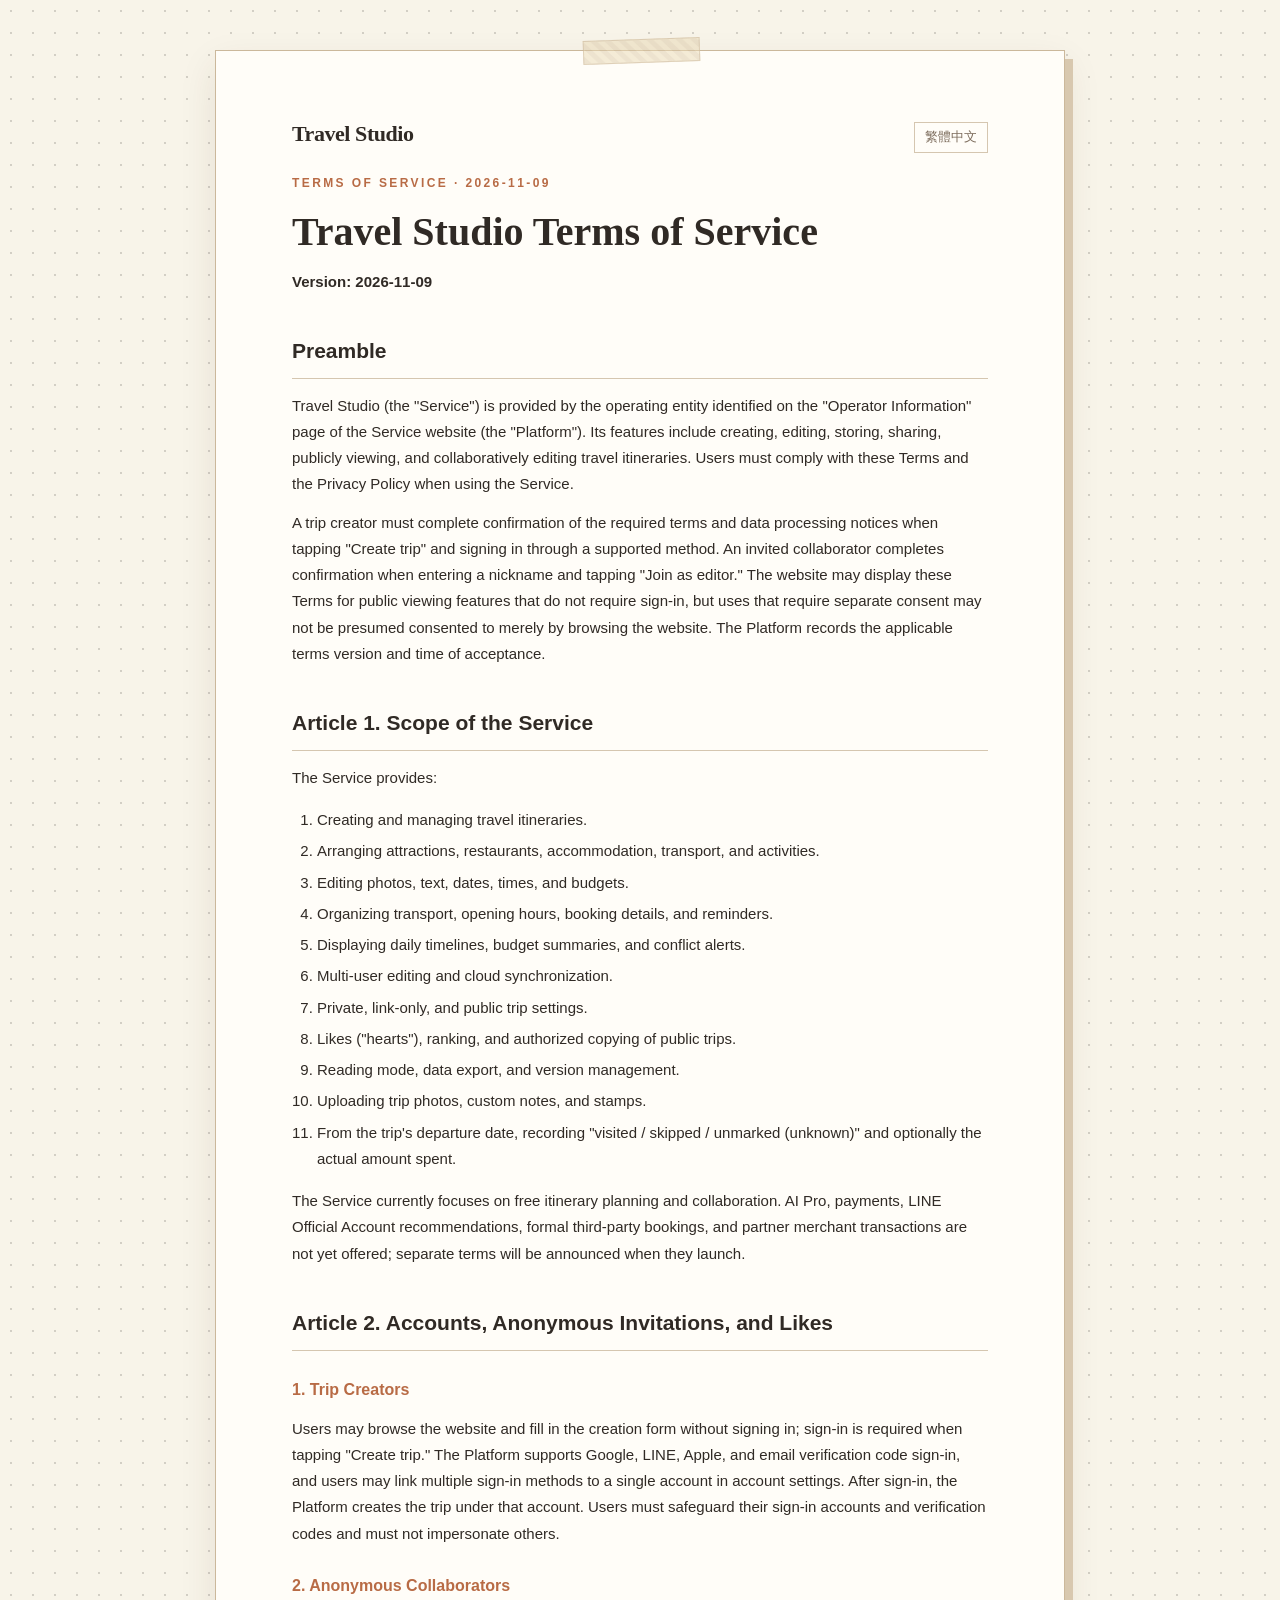
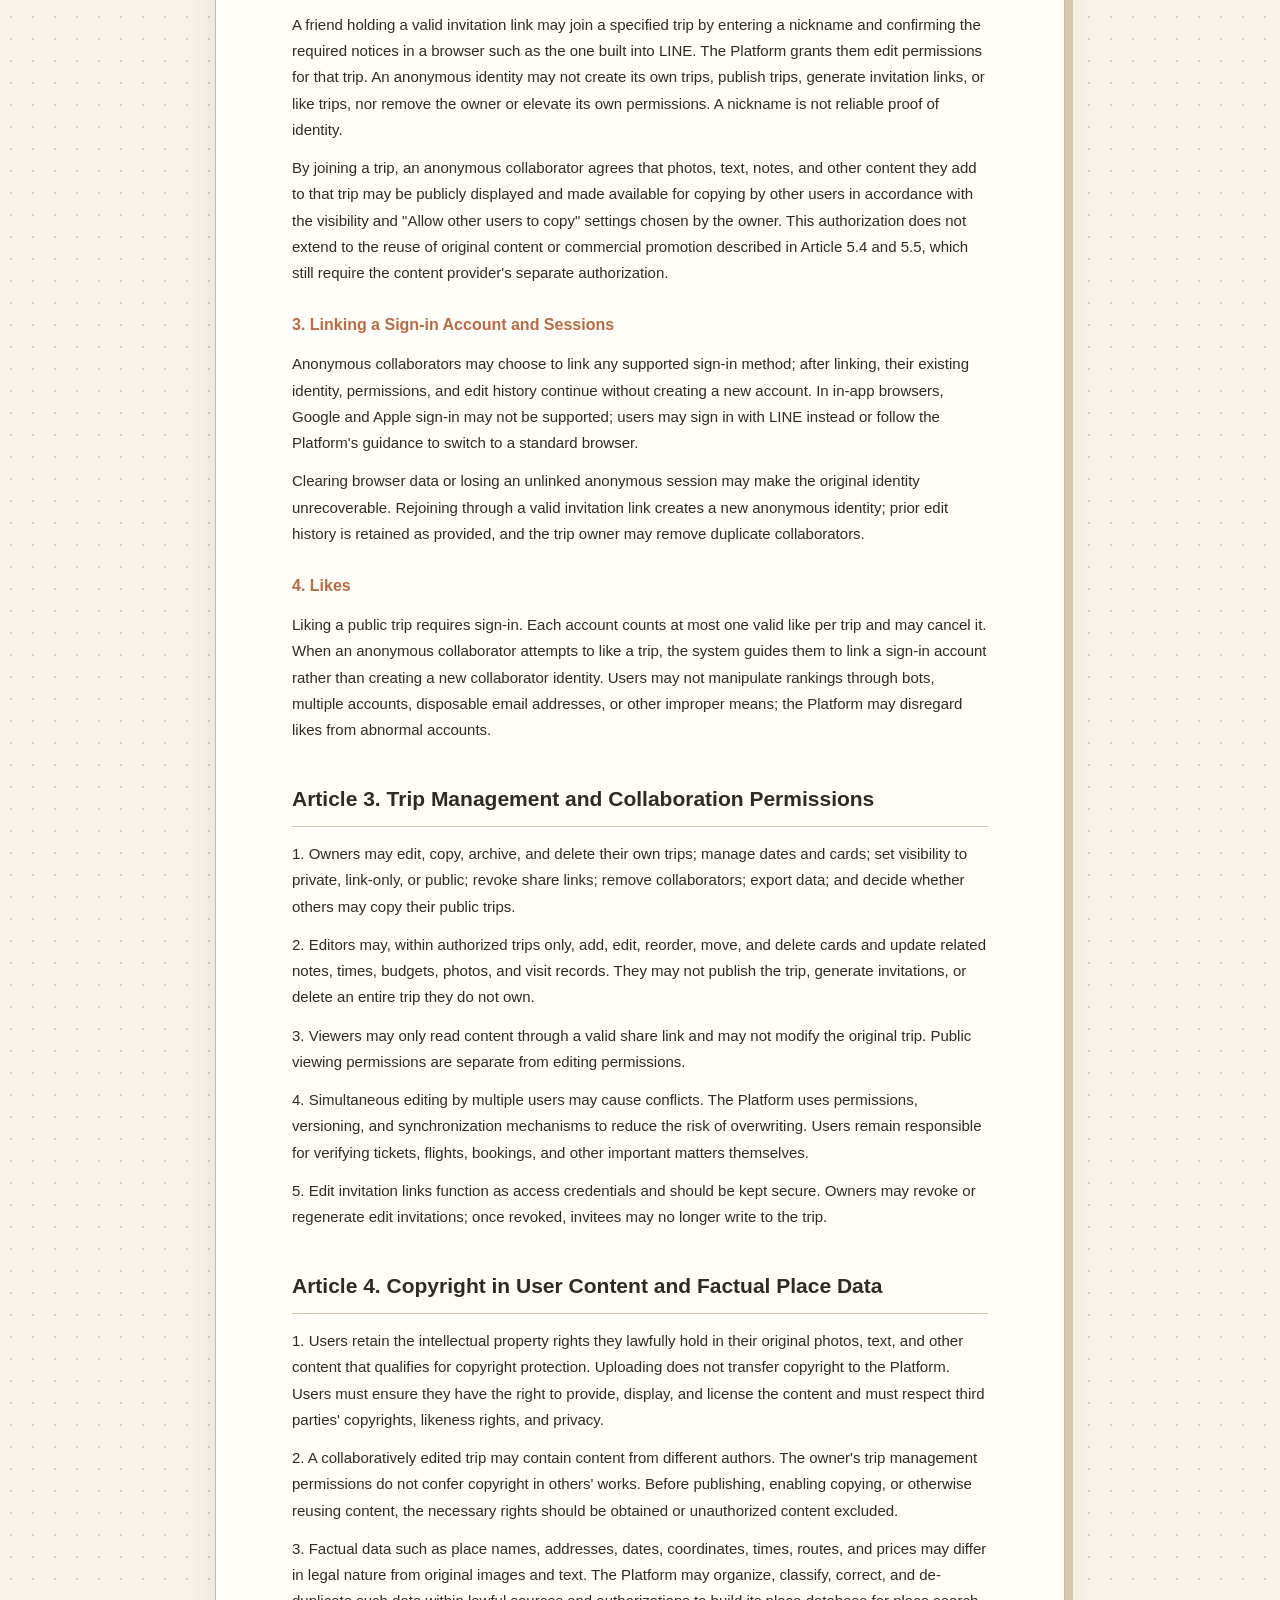
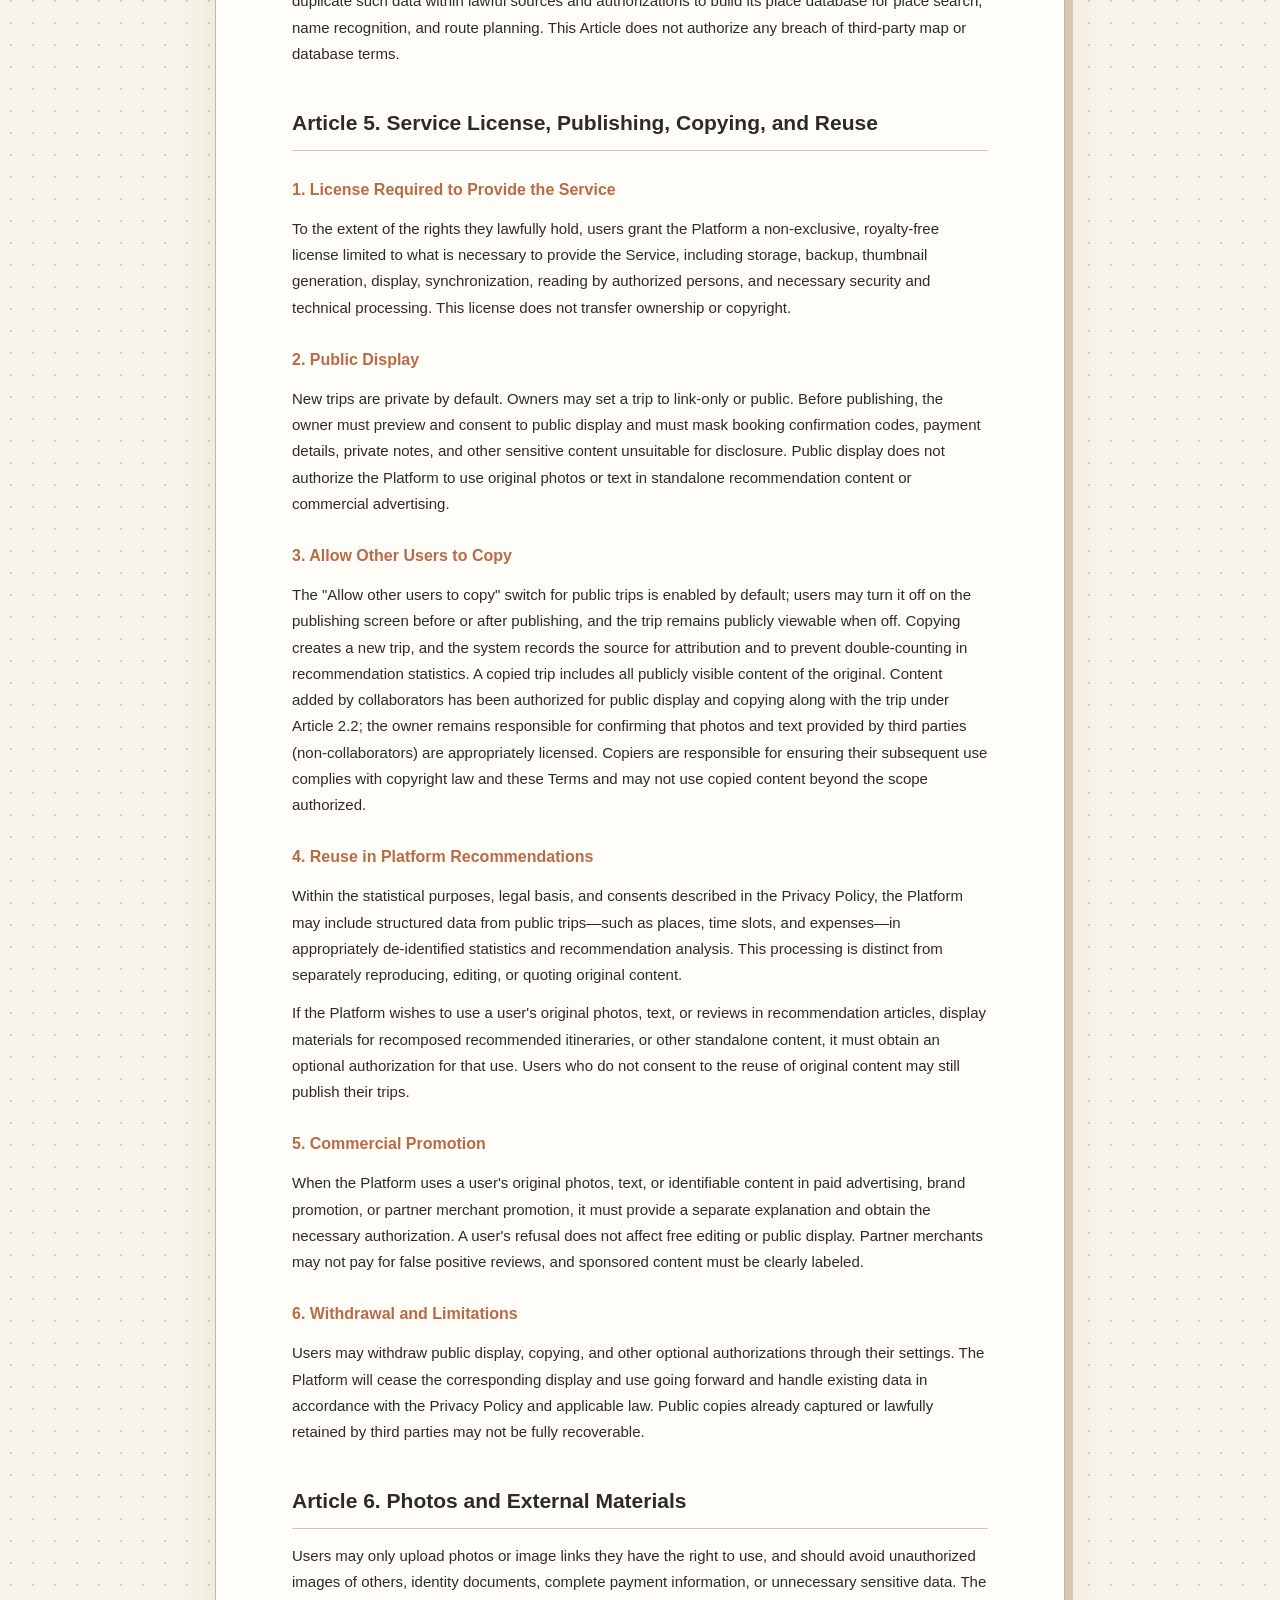
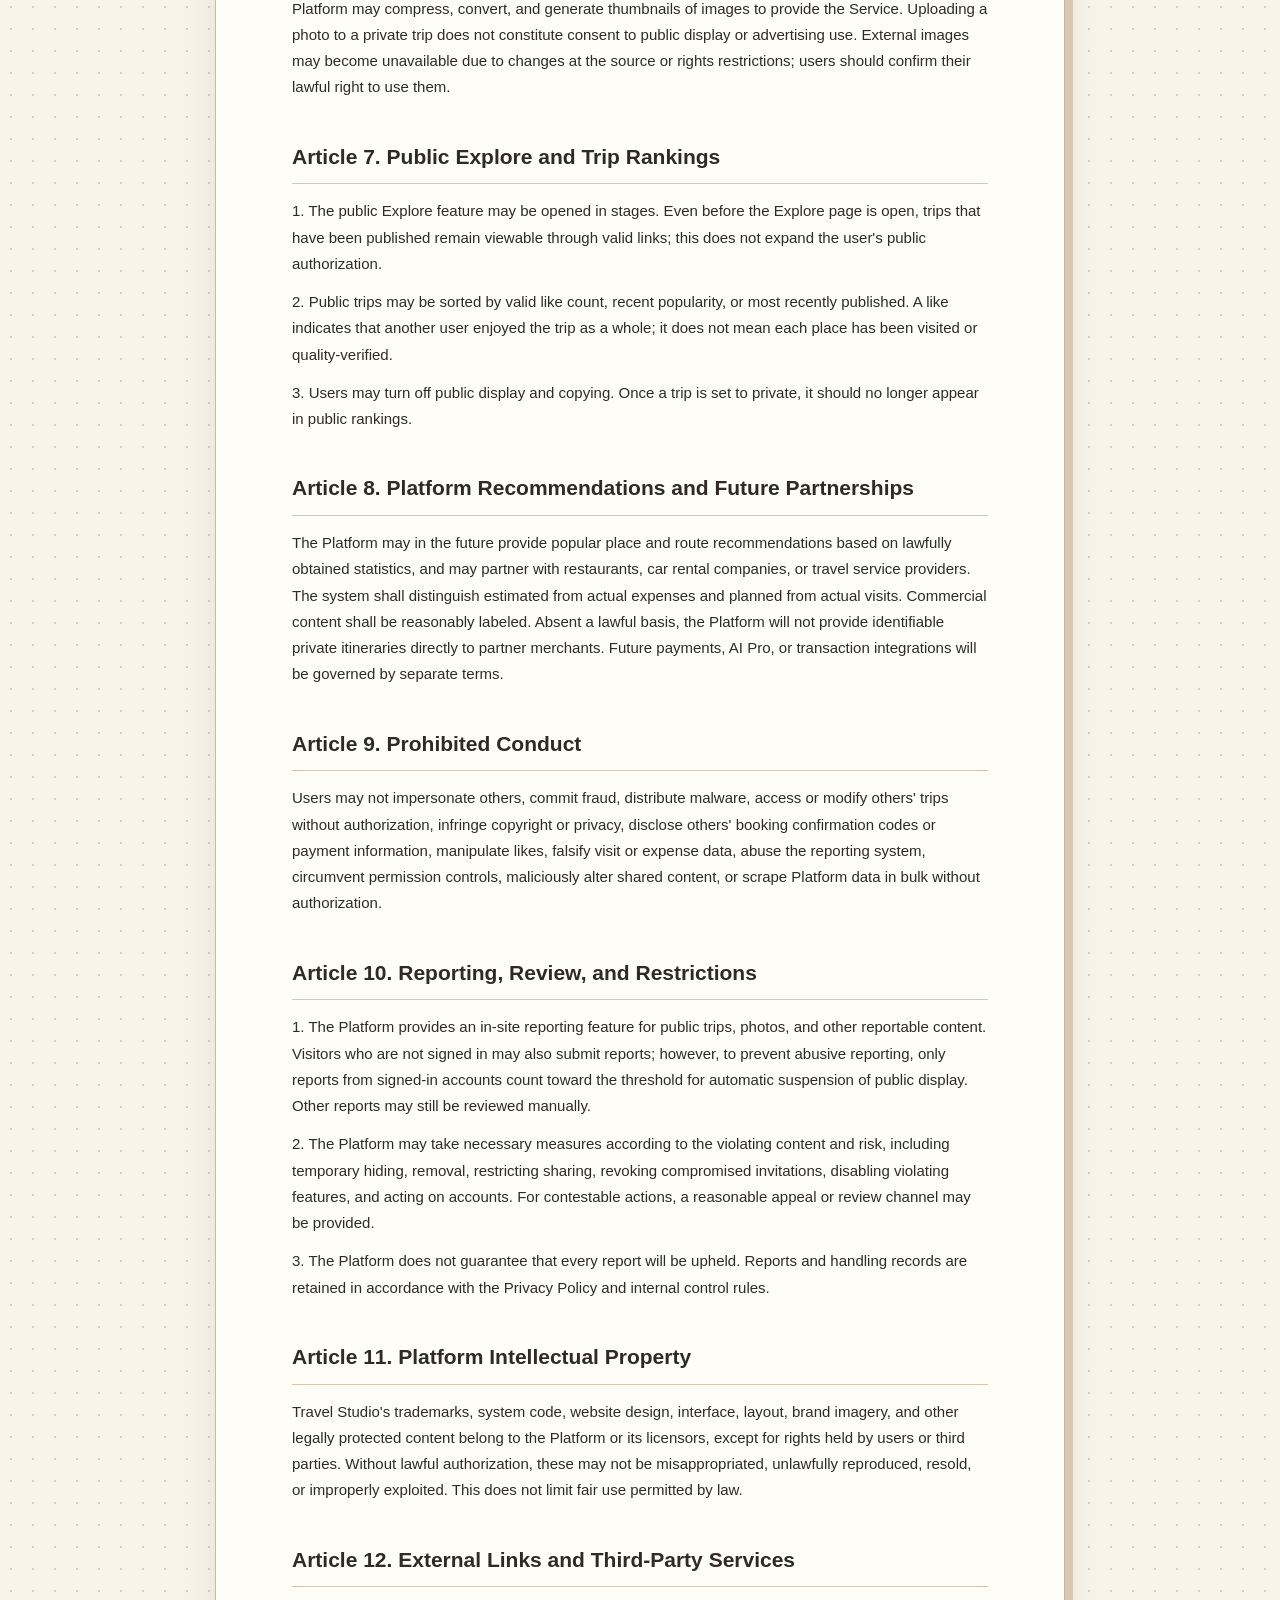
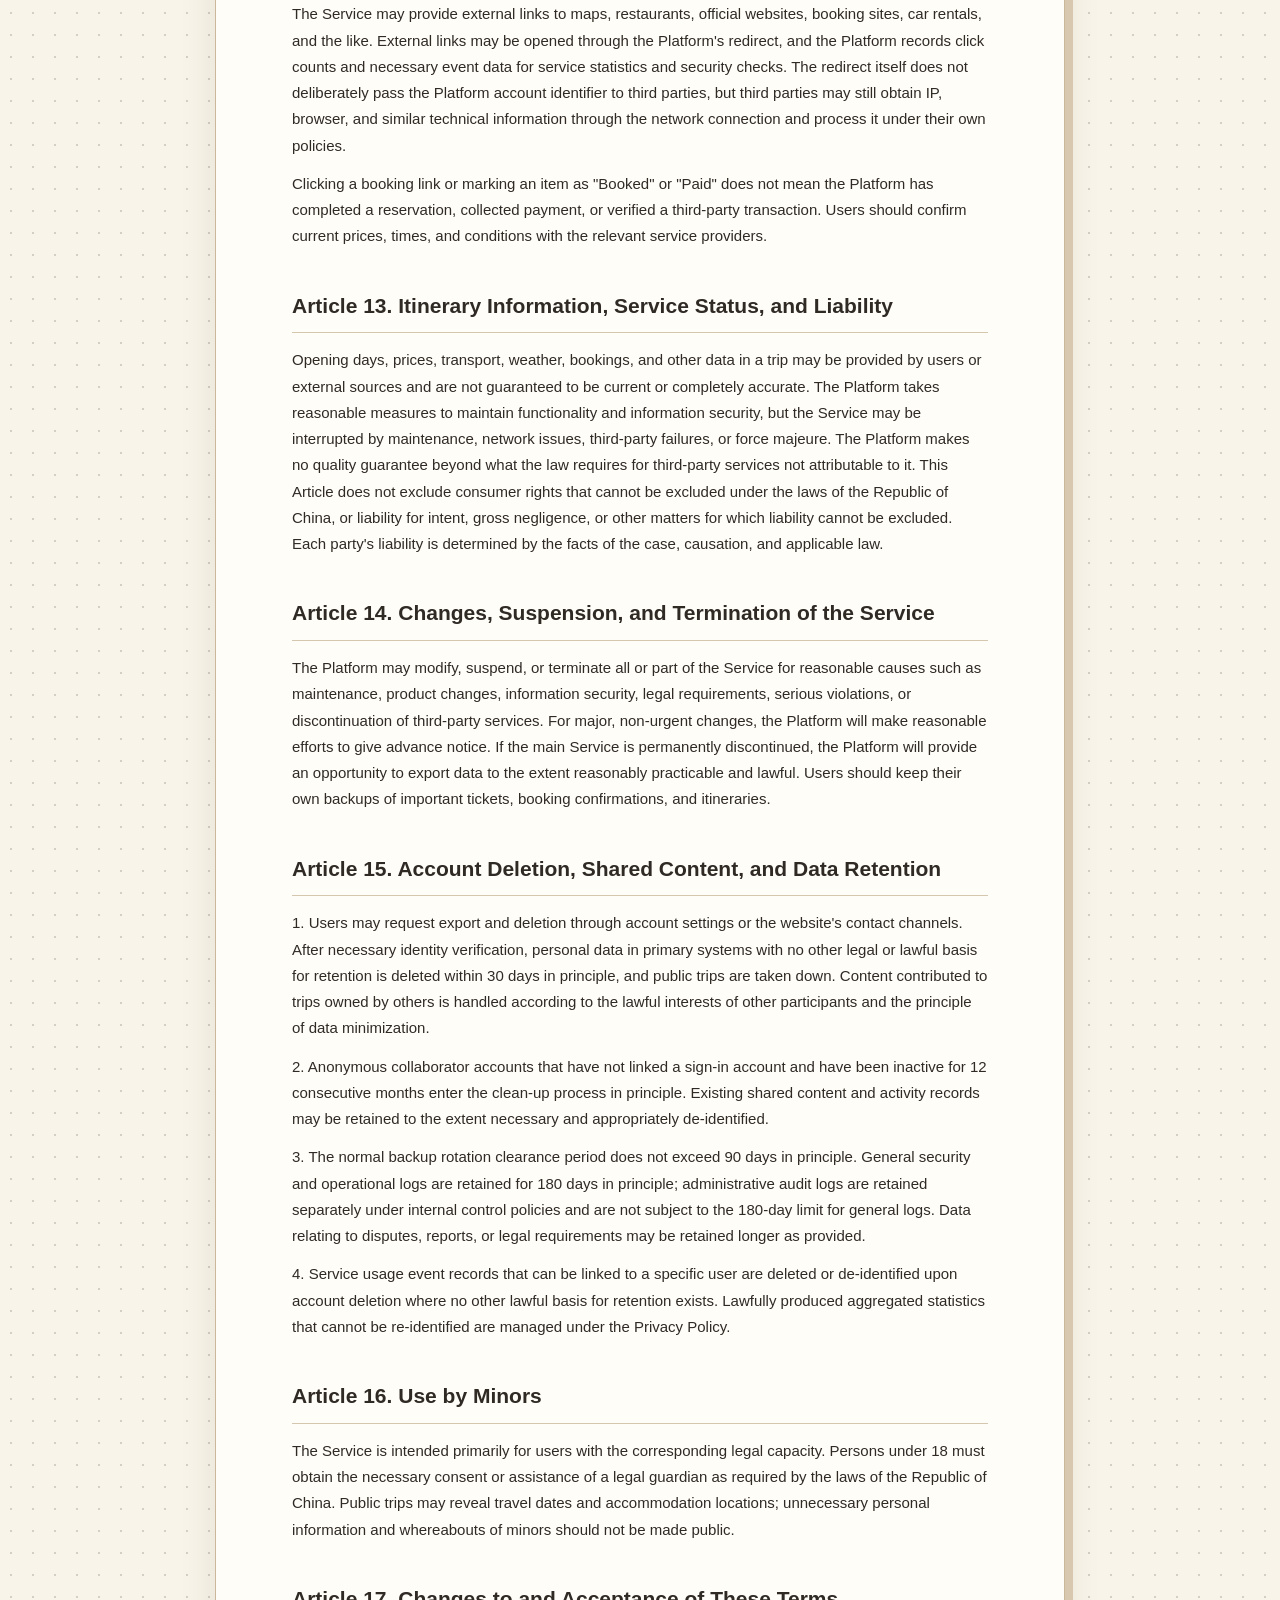
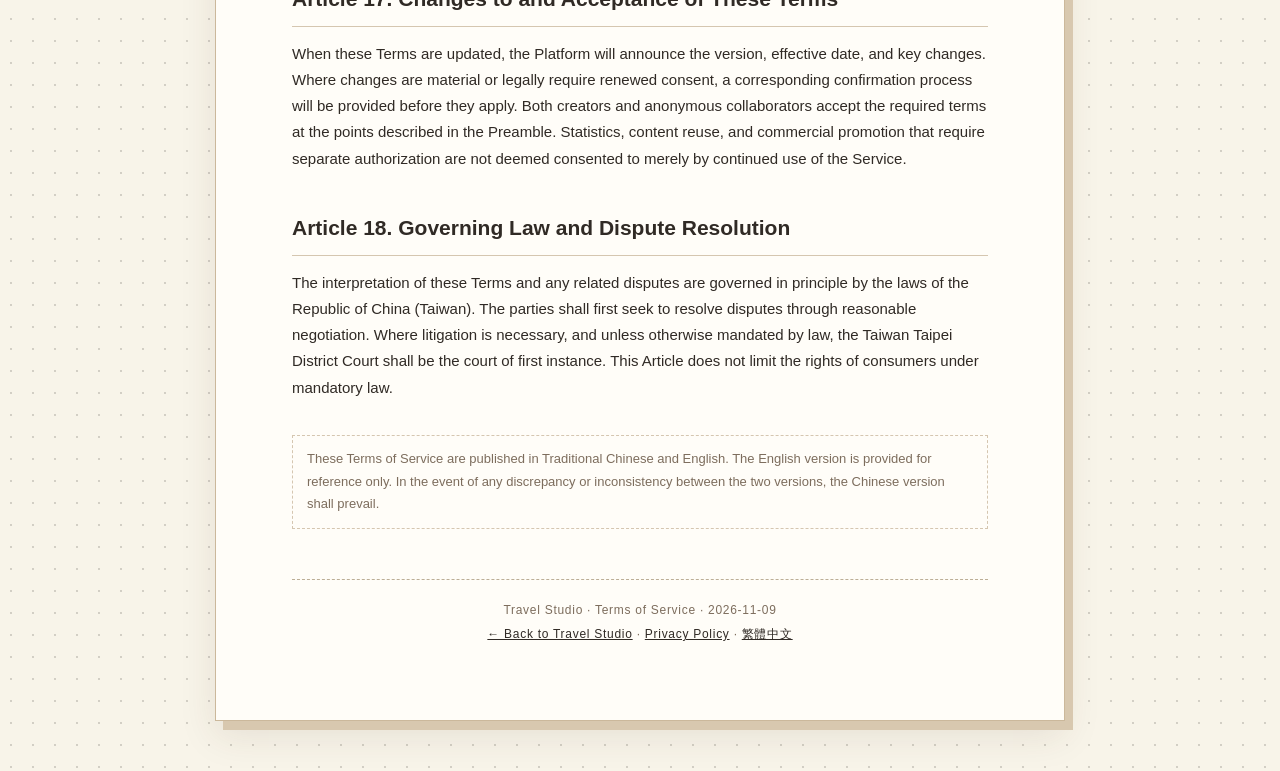
<file: web/terms-en.html>
<!DOCTYPE html>
<html lang="en">
<head>
<meta charset="UTF-8">
<meta name="viewport" content="width=device-width, initial-scale=1">
<title>Terms of Service | Travel Studio</title>
<style>
:root{--bg:#F8F4E9;--paper:#FFFDF8;--text:#302A25;--muted:#7d6d5d;--line:#d5c6b0;--ink:#302A25;--accent:#B86B45}
*{box-sizing:border-box}
body{margin:0;background:radial-gradient(rgba(48,42,37,.2) 0.7px,transparent 0.8px) 0 0/22px 22px,var(--bg);font-family:-apple-system,BlinkMacSystemFont,"Segoe UI",Roboto,"Helvetica Neue",Arial,sans-serif;color:var(--text);line-height:1.75}
.page{max-width:850px;margin:50px auto;padding:64px 76px 74px;background:var(--paper);border:1px solid #cbb89b;box-shadow:8px 9px 0 #d8c8af,0 15px 35px #45321e1a;position:relative}
.page::before{content:"";position:absolute;width:115px;height:22px;background:repeating-linear-gradient(45deg,#dbc8a57f 0 5px,#e9d9b47f 5px 10px);border:1px solid #cbb89b80;top:-12px;left:calc(50% - 57px);transform:rotate(-2deg)}
.topbar{display:flex;justify-content:space-between;align-items:baseline;gap:12px}
.brand{font-family:Georgia,serif;color:var(--ink);font-size:22px;font-weight:bold;letter-spacing:-.02em;text-decoration:none;display:inline-block}
.brand:hover{text-decoration:underline}
.lang{font-size:13px;color:var(--muted);text-decoration:none;border:1px solid var(--line);padding:3px 10px}
.lang:hover{color:var(--ink);border-color:var(--ink)}
.kicker{font:700 12px/1.6 sans-serif;letter-spacing:.2em;color:var(--accent);margin:20px 0 14px;text-transform:uppercase}
article h2:first-child{font:700 clamp(28px,4.6vw,40px)/1.25 Georgia,serif;color:var(--ink);margin:0 0 12px}
article h3{font-size:21px;color:var(--ink);padding-bottom:8px;border-bottom:1px solid var(--line);margin:38px 0 14px}
article h4{font-size:16px;color:var(--accent);margin:25px 0 8px}
article p{font-size:15px;margin:12px 0;overflow-wrap:anywhere}
article ol,article ul{padding-left:25px}
article li{font-size:15px;margin:5px 0;overflow-wrap:anywhere}
article strong{color:var(--ink)}
.prevail{margin-top:34px;padding:12px 14px;border:1px dashed var(--line);font-size:13px;color:var(--muted)}
.footer{border-top:1px dashed #bcae96;margin-top:50px;padding-top:18px;text-align:center;font:12px/2 sans-serif;color:var(--muted);letter-spacing:.06em}
.footer a{color:var(--ink)}
@media(max-width:680px){.page{margin:20px 12px 35px;padding:48px 21px 42px;box-shadow:4px 5px 0 #d8c8af}article p,article li{font-size:14px}article h3{font-size:19px}}
@media print{@page{size:A4;margin:17mm}body{background:#fff}.page{max-width:none;margin:0;padding:0;border:none;box-shadow:none}.page::before{display:none}.lang,.footer a{display:none}article h3,article h4{break-after:avoid}article li{break-inside:avoid}}
</style>
</head>
<body>
<main class="page">
<div class="topbar"><a class="brand" href="index.html">Travel Studio</a><a class="lang" href="terms.html" lang="zh-Hant">繁體中文</a></div>
<div class="kicker">Terms of Service · 2026-11-09</div>
<article><h2>Travel Studio Terms of Service</h2>
<p><strong>Version: 2026-11-09</strong></p>

<h3>Preamble</h3>
<p>Travel Studio (the "Service") is provided by the operating entity identified on the "Operator Information" page of the Service website (the "Platform"). Its features include creating, editing, storing, sharing, publicly viewing, and collaboratively editing travel itineraries. Users must comply with these Terms and the Privacy Policy when using the Service.</p>
<p>A trip creator must complete confirmation of the required terms and data processing notices when tapping "Create trip" and signing in through a supported method. An invited collaborator completes confirmation when entering a nickname and tapping "Join as editor." The website may display these Terms for public viewing features that do not require sign-in, but uses that require separate consent may not be presumed consented to merely by browsing the website. The Platform records the applicable terms version and time of acceptance.</p>

<h3>Article 1. Scope of the Service</h3>
<p>The Service provides:</p>
<ol>
<li>Creating and managing travel itineraries.</li>
<li>Arranging attractions, restaurants, accommodation, transport, and activities.</li>
<li>Editing photos, text, dates, times, and budgets.</li>
<li>Organizing transport, opening hours, booking details, and reminders.</li>
<li>Displaying daily timelines, budget summaries, and conflict alerts.</li>
<li>Multi-user editing and cloud synchronization.</li>
<li>Private, link-only, and public trip settings.</li>
<li>Likes ("hearts"), ranking, and authorized copying of public trips.</li>
<li>Reading mode, data export, and version management.</li>
<li>Uploading trip photos, custom notes, and stamps.</li>
<li>From the trip's departure date, recording "visited / skipped / unmarked (unknown)" and optionally the actual amount spent.</li>
</ol>
<p>The Service currently focuses on free itinerary planning and collaboration. AI Pro, payments, LINE Official Account recommendations, formal third-party bookings, and partner merchant transactions are not yet offered; separate terms will be announced when they launch.</p>

<h3>Article 2. Accounts, Anonymous Invitations, and Likes</h3>
<h4>1. Trip Creators</h4>
<p>Users may browse the website and fill in the creation form without signing in; sign-in is required when tapping "Create trip." The Platform supports Google, LINE, Apple, and email verification code sign-in, and users may link multiple sign-in methods to a single account in account settings. After sign-in, the Platform creates the trip under that account. Users must safeguard their sign-in accounts and verification codes and must not impersonate others.</p>

<h4>2. Anonymous Collaborators</h4>
<p>A friend holding a valid invitation link may join a specified trip by entering a nickname and confirming the required notices in a browser such as the one built into LINE. The Platform grants them edit permissions for that trip. An anonymous identity may not create its own trips, publish trips, generate invitation links, or like trips, nor remove the owner or elevate its own permissions. A nickname is not reliable proof of identity.</p>
<p>By joining a trip, an anonymous collaborator agrees that photos, text, notes, and other content they add to that trip may be publicly displayed and made available for copying by other users in accordance with the visibility and "Allow other users to copy" settings chosen by the owner. This authorization does not extend to the reuse of original content or commercial promotion described in Article 5.4 and 5.5, which still require the content provider's separate authorization.</p>

<h4>3. Linking a Sign-in Account and Sessions</h4>
<p>Anonymous collaborators may choose to link any supported sign-in method; after linking, their existing identity, permissions, and edit history continue without creating a new account. In in-app browsers, Google and Apple sign-in may not be supported; users may sign in with LINE instead or follow the Platform's guidance to switch to a standard browser.</p>
<p>Clearing browser data or losing an unlinked anonymous session may make the original identity unrecoverable. Rejoining through a valid invitation link creates a new anonymous identity; prior edit history is retained as provided, and the trip owner may remove duplicate collaborators.</p>

<h4>4. Likes</h4>
<p>Liking a public trip requires sign-in. Each account counts at most one valid like per trip and may cancel it. When an anonymous collaborator attempts to like a trip, the system guides them to link a sign-in account rather than creating a new collaborator identity. Users may not manipulate rankings through bots, multiple accounts, disposable email addresses, or other improper means; the Platform may disregard likes from abnormal accounts.</p>

<h3>Article 3. Trip Management and Collaboration Permissions</h3>
<p>1. Owners may edit, copy, archive, and delete their own trips; manage dates and cards; set visibility to private, link-only, or public; revoke share links; remove collaborators; export data; and decide whether others may copy their public trips.</p>
<p>2. Editors may, within authorized trips only, add, edit, reorder, move, and delete cards and update related notes, times, budgets, photos, and visit records. They may not publish the trip, generate invitations, or delete an entire trip they do not own.</p>
<p>3. Viewers may only read content through a valid share link and may not modify the original trip. Public viewing permissions are separate from editing permissions.</p>
<p>4. Simultaneous editing by multiple users may cause conflicts. The Platform uses permissions, versioning, and synchronization mechanisms to reduce the risk of overwriting. Users remain responsible for verifying tickets, flights, bookings, and other important matters themselves.</p>
<p>5. Edit invitation links function as access credentials and should be kept secure. Owners may revoke or regenerate edit invitations; once revoked, invitees may no longer write to the trip.</p>

<h3>Article 4. Copyright in User Content and Factual Place Data</h3>
<p>1. Users retain the intellectual property rights they lawfully hold in their original photos, text, and other content that qualifies for copyright protection. Uploading does not transfer copyright to the Platform. Users must ensure they have the right to provide, display, and license the content and must respect third parties' copyrights, likeness rights, and privacy.</p>
<p>2. A collaboratively edited trip may contain content from different authors. The owner's trip management permissions do not confer copyright in others' works. Before publishing, enabling copying, or otherwise reusing content, the necessary rights should be obtained or unauthorized content excluded.</p>
<p>3. Factual data such as place names, addresses, dates, coordinates, times, routes, and prices may differ in legal nature from original images and text. The Platform may organize, classify, correct, and de-duplicate such data within lawful sources and authorizations to build its place database for place search, name recognition, and route planning. This Article does not authorize any breach of third-party map or database terms.</p>

<h3>Article 5. Service License, Publishing, Copying, and Reuse</h3>
<h4>1. License Required to Provide the Service</h4>
<p>To the extent of the rights they lawfully hold, users grant the Platform a non-exclusive, royalty-free license limited to what is necessary to provide the Service, including storage, backup, thumbnail generation, display, synchronization, reading by authorized persons, and necessary security and technical processing. This license does not transfer ownership or copyright.</p>

<h4>2. Public Display</h4>
<p>New trips are private by default. Owners may set a trip to link-only or public. Before publishing, the owner must preview and consent to public display and must mask booking confirmation codes, payment details, private notes, and other sensitive content unsuitable for disclosure. Public display does not authorize the Platform to use original photos or text in standalone recommendation content or commercial advertising.</p>

<h4>3. Allow Other Users to Copy</h4>
<p>The "Allow other users to copy" switch for public trips is enabled by default; users may turn it off on the publishing screen before or after publishing, and the trip remains publicly viewable when off. Copying creates a new trip, and the system records the source for attribution and to prevent double-counting in recommendation statistics. A copied trip includes all publicly visible content of the original. Content added by collaborators has been authorized for public display and copying along with the trip under Article 2.2; the owner remains responsible for confirming that photos and text provided by third parties (non-collaborators) are appropriately licensed. Copiers are responsible for ensuring their subsequent use complies with copyright law and these Terms and may not use copied content beyond the scope authorized.</p>

<h4>4. Reuse in Platform Recommendations</h4>
<p>Within the statistical purposes, legal basis, and consents described in the Privacy Policy, the Platform may include structured data from public trips—such as places, time slots, and expenses—in appropriately de-identified statistics and recommendation analysis. This processing is distinct from separately reproducing, editing, or quoting original content.</p>
<p>If the Platform wishes to use a user's original photos, text, or reviews in recommendation articles, display materials for recomposed recommended itineraries, or other standalone content, it must obtain an optional authorization for that use. Users who do not consent to the reuse of original content may still publish their trips.</p>

<h4>5. Commercial Promotion</h4>
<p>When the Platform uses a user's original photos, text, or identifiable content in paid advertising, brand promotion, or partner merchant promotion, it must provide a separate explanation and obtain the necessary authorization. A user's refusal does not affect free editing or public display. Partner merchants may not pay for false positive reviews, and sponsored content must be clearly labeled.</p>

<h4>6. Withdrawal and Limitations</h4>
<p>Users may withdraw public display, copying, and other optional authorizations through their settings. The Platform will cease the corresponding display and use going forward and handle existing data in accordance with the Privacy Policy and applicable law. Public copies already captured or lawfully retained by third parties may not be fully recoverable.</p>

<h3>Article 6. Photos and External Materials</h3>
<p>Users may only upload photos or image links they have the right to use, and should avoid unauthorized images of others, identity documents, complete payment information, or unnecessary sensitive data. The Platform may compress, convert, and generate thumbnails of images to provide the Service. Uploading a photo to a private trip does not constitute consent to public display or advertising use. External images may become unavailable due to changes at the source or rights restrictions; users should confirm their lawful right to use them.</p>

<h3>Article 7. Public Explore and Trip Rankings</h3>
<p>1. The public Explore feature may be opened in stages. Even before the Explore page is open, trips that have been published remain viewable through valid links; this does not expand the user's public authorization.</p>
<p>2. Public trips may be sorted by valid like count, recent popularity, or most recently published. A like indicates that another user enjoyed the trip as a whole; it does not mean each place has been visited or quality-verified.</p>
<p>3. Users may turn off public display and copying. Once a trip is set to private, it should no longer appear in public rankings.</p>

<h3>Article 8. Platform Recommendations and Future Partnerships</h3>
<p>The Platform may in the future provide popular place and route recommendations based on lawfully obtained statistics, and may partner with restaurants, car rental companies, or travel service providers. The system shall distinguish estimated from actual expenses and planned from actual visits. Commercial content shall be reasonably labeled. Absent a lawful basis, the Platform will not provide identifiable private itineraries directly to partner merchants. Future payments, AI Pro, or transaction integrations will be governed by separate terms.</p>

<h3>Article 9. Prohibited Conduct</h3>
<p>Users may not impersonate others, commit fraud, distribute malware, access or modify others' trips without authorization, infringe copyright or privacy, disclose others' booking confirmation codes or payment information, manipulate likes, falsify visit or expense data, abuse the reporting system, circumvent permission controls, maliciously alter shared content, or scrape Platform data in bulk without authorization.</p>

<h3>Article 10. Reporting, Review, and Restrictions</h3>
<p>1. The Platform provides an in-site reporting feature for public trips, photos, and other reportable content. Visitors who are not signed in may also submit reports; however, to prevent abusive reporting, only reports from signed-in accounts count toward the threshold for automatic suspension of public display. Other reports may still be reviewed manually.</p>
<p>2. The Platform may take necessary measures according to the violating content and risk, including temporary hiding, removal, restricting sharing, revoking compromised invitations, disabling violating features, and acting on accounts. For contestable actions, a reasonable appeal or review channel may be provided.</p>
<p>3. The Platform does not guarantee that every report will be upheld. Reports and handling records are retained in accordance with the Privacy Policy and internal control rules.</p>

<h3>Article 11. Platform Intellectual Property</h3>
<p>Travel Studio's trademarks, system code, website design, interface, layout, brand imagery, and other legally protected content belong to the Platform or its licensors, except for rights held by users or third parties. Without lawful authorization, these may not be misappropriated, unlawfully reproduced, resold, or improperly exploited. This does not limit fair use permitted by law.</p>

<h3>Article 12. External Links and Third-Party Services</h3>
<p>The Service may provide external links to maps, restaurants, official websites, booking sites, car rentals, and the like. External links may be opened through the Platform's redirect, and the Platform records click counts and necessary event data for service statistics and security checks. The redirect itself does not deliberately pass the Platform account identifier to third parties, but third parties may still obtain IP, browser, and similar technical information through the network connection and process it under their own policies.</p>
<p>Clicking a booking link or marking an item as "Booked" or "Paid" does not mean the Platform has completed a reservation, collected payment, or verified a third-party transaction. Users should confirm current prices, times, and conditions with the relevant service providers.</p>

<h3>Article 13. Itinerary Information, Service Status, and Liability</h3>
<p>Opening days, prices, transport, weather, bookings, and other data in a trip may be provided by users or external sources and are not guaranteed to be current or completely accurate. The Platform takes reasonable measures to maintain functionality and information security, but the Service may be interrupted by maintenance, network issues, third-party failures, or force majeure. The Platform makes no quality guarantee beyond what the law requires for third-party services not attributable to it. This Article does not exclude consumer rights that cannot be excluded under the laws of the Republic of China, or liability for intent, gross negligence, or other matters for which liability cannot be excluded. Each party's liability is determined by the facts of the case, causation, and applicable law.</p>

<h3>Article 14. Changes, Suspension, and Termination of the Service</h3>
<p>The Platform may modify, suspend, or terminate all or part of the Service for reasonable causes such as maintenance, product changes, information security, legal requirements, serious violations, or discontinuation of third-party services. For major, non-urgent changes, the Platform will make reasonable efforts to give advance notice. If the main Service is permanently discontinued, the Platform will provide an opportunity to export data to the extent reasonably practicable and lawful. Users should keep their own backups of important tickets, booking confirmations, and itineraries.</p>

<h3>Article 15. Account Deletion, Shared Content, and Data Retention</h3>
<p>1. Users may request export and deletion through account settings or the website's contact channels. After necessary identity verification, personal data in primary systems with no other legal or lawful basis for retention is deleted within 30 days in principle, and public trips are taken down. Content contributed to trips owned by others is handled according to the lawful interests of other participants and the principle of data minimization.</p>
<p>2. Anonymous collaborator accounts that have not linked a sign-in account and have been inactive for 12 consecutive months enter the clean-up process in principle. Existing shared content and activity records may be retained to the extent necessary and appropriately de-identified.</p>
<p>3. The normal backup rotation clearance period does not exceed 90 days in principle. General security and operational logs are retained for 180 days in principle; administrative audit logs are retained separately under internal control policies and are not subject to the 180-day limit for general logs. Data relating to disputes, reports, or legal requirements may be retained longer as provided.</p>
<p>4. Service usage event records that can be linked to a specific user are deleted or de-identified upon account deletion where no other lawful basis for retention exists. Lawfully produced aggregated statistics that cannot be re-identified are managed under the Privacy Policy.</p>

<h3>Article 16. Use by Minors</h3>
<p>The Service is intended primarily for users with the corresponding legal capacity. Persons under 18 must obtain the necessary consent or assistance of a legal guardian as required by the laws of the Republic of China. Public trips may reveal travel dates and accommodation locations; unnecessary personal information and whereabouts of minors should not be made public.</p>

<h3>Article 17. Changes to and Acceptance of These Terms</h3>
<p>When these Terms are updated, the Platform will announce the version, effective date, and key changes. Where changes are material or legally require renewed consent, a corresponding confirmation process will be provided before they apply. Both creators and anonymous collaborators accept the required terms at the points described in the Preamble. Statistics, content reuse, and commercial promotion that require separate authorization are not deemed consented to merely by continued use of the Service.</p>

<h3>Article 18. Governing Law and Dispute Resolution</h3>
<p>The interpretation of these Terms and any related disputes are governed in principle by the laws of the Republic of China (Taiwan). The parties shall first seek to resolve disputes through reasonable negotiation. Where litigation is necessary, and unless otherwise mandated by law, the Taiwan Taipei District Court shall be the court of first instance. This Article does not limit the rights of consumers under mandatory law.</p>

<div class="prevail">These Terms of Service are published in Traditional Chinese and English. The English version is provided for reference only. In the event of any discrepancy or inconsistency between the two versions, the Chinese version shall prevail.</div>
</article>
<footer class="footer">Travel Studio · Terms of Service · 2026-11-09<br><a href="index.html">← Back to Travel Studio</a> · <a href="privacy-en.html">Privacy Policy</a> · <a href="terms.html" lang="zh-Hant">繁體中文</a></footer>
</main>
</body>
</html>
</file>
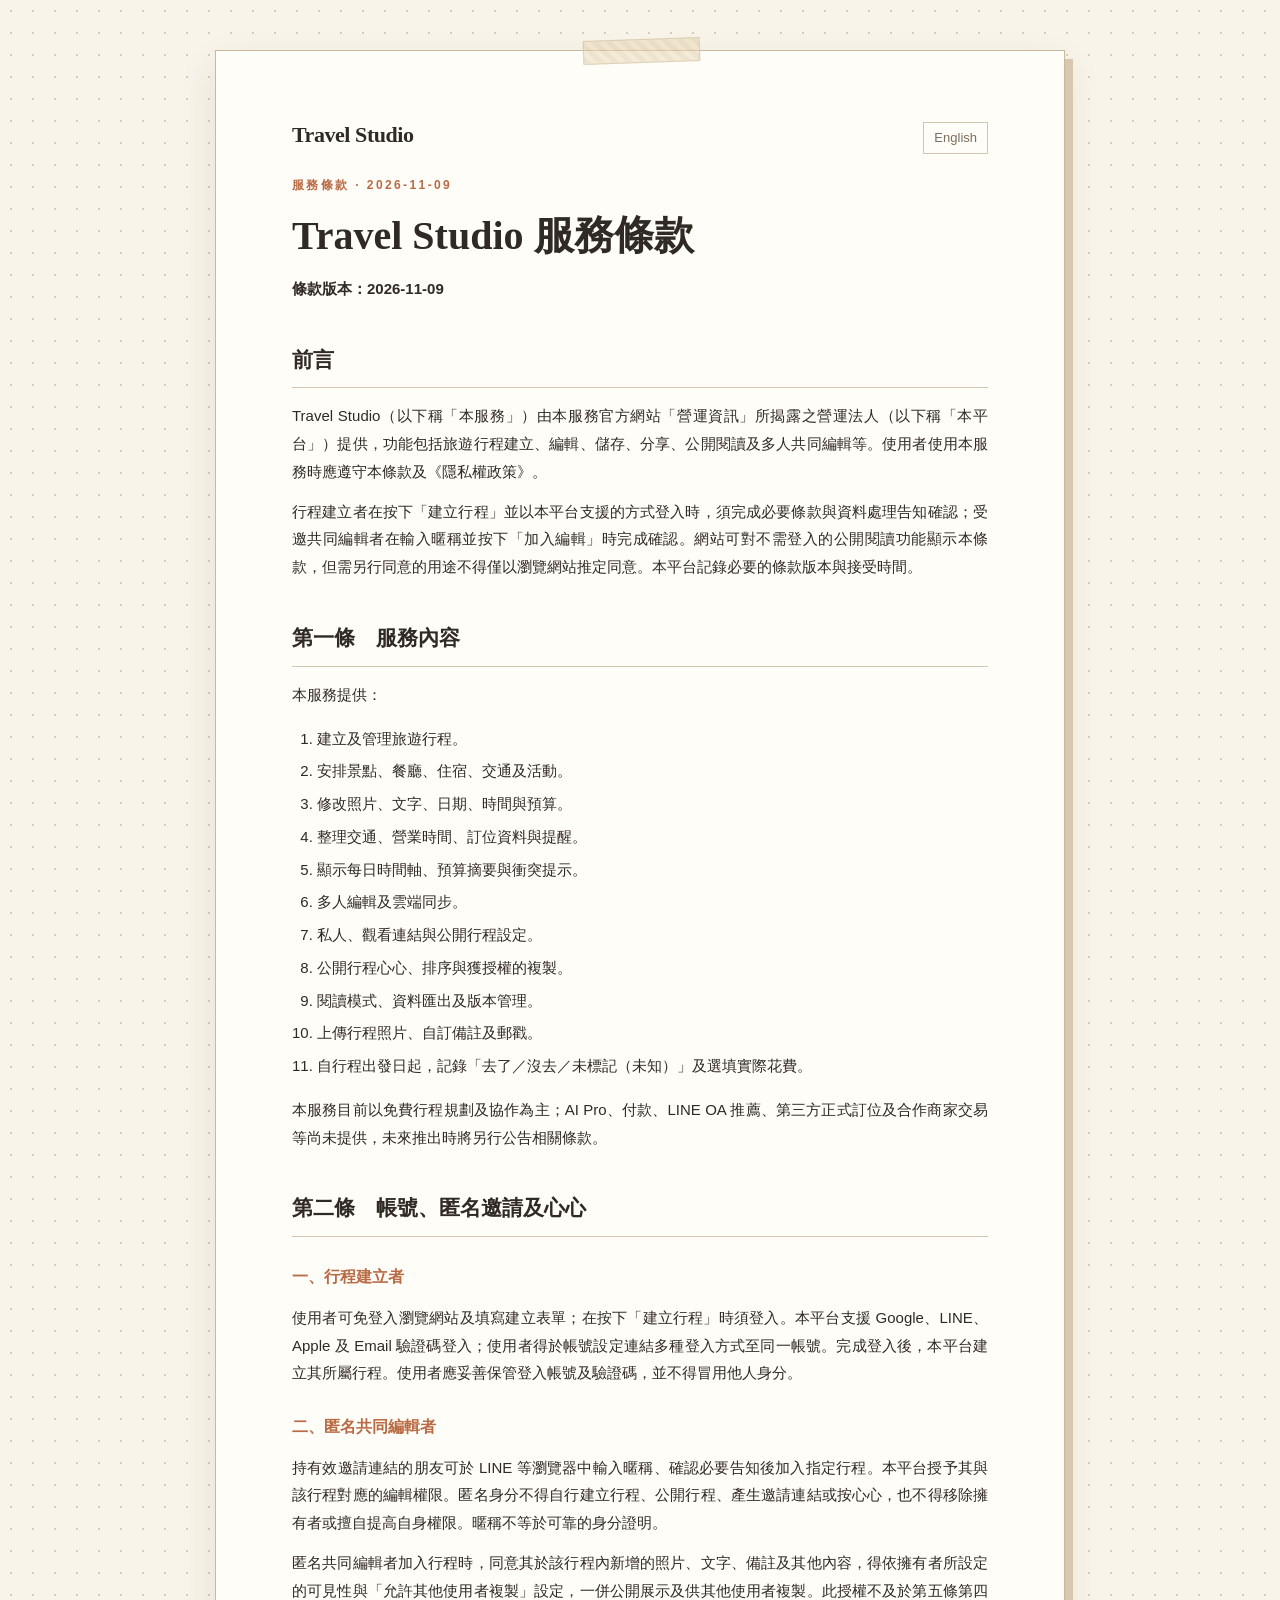
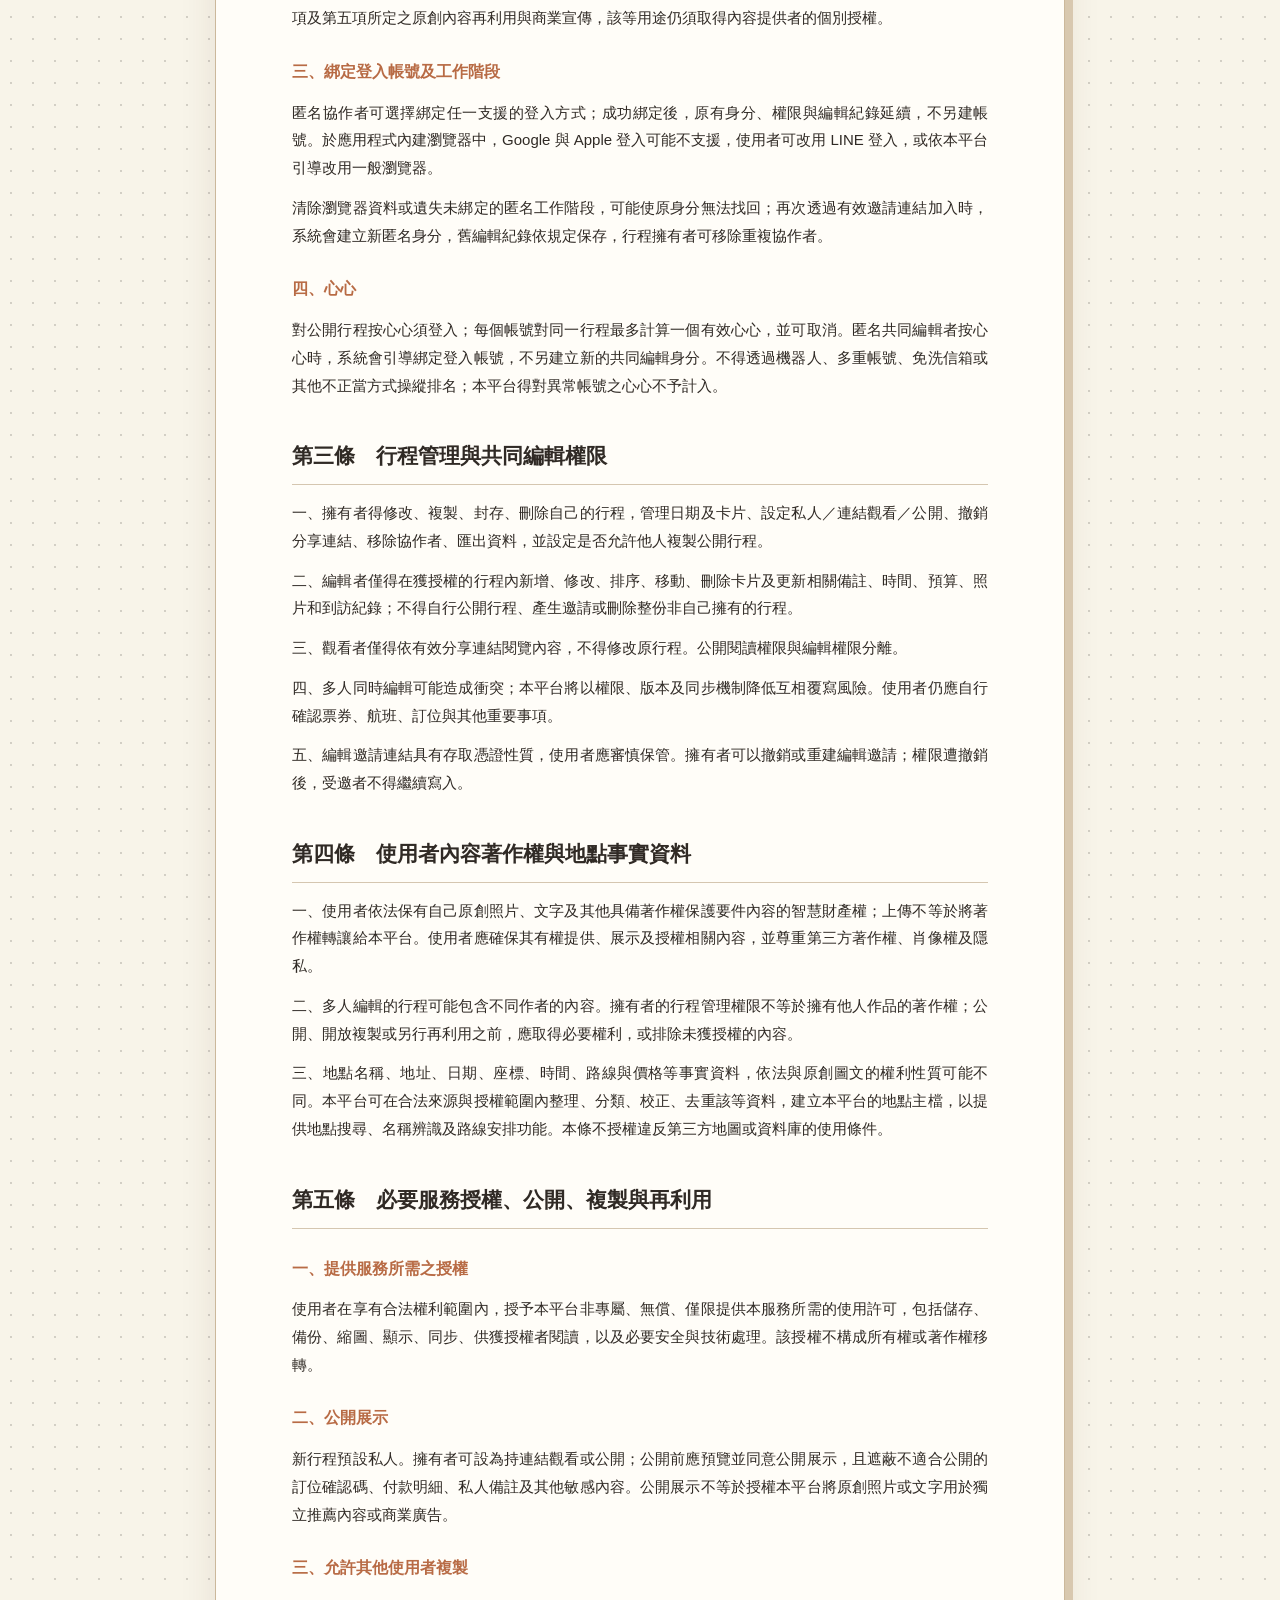
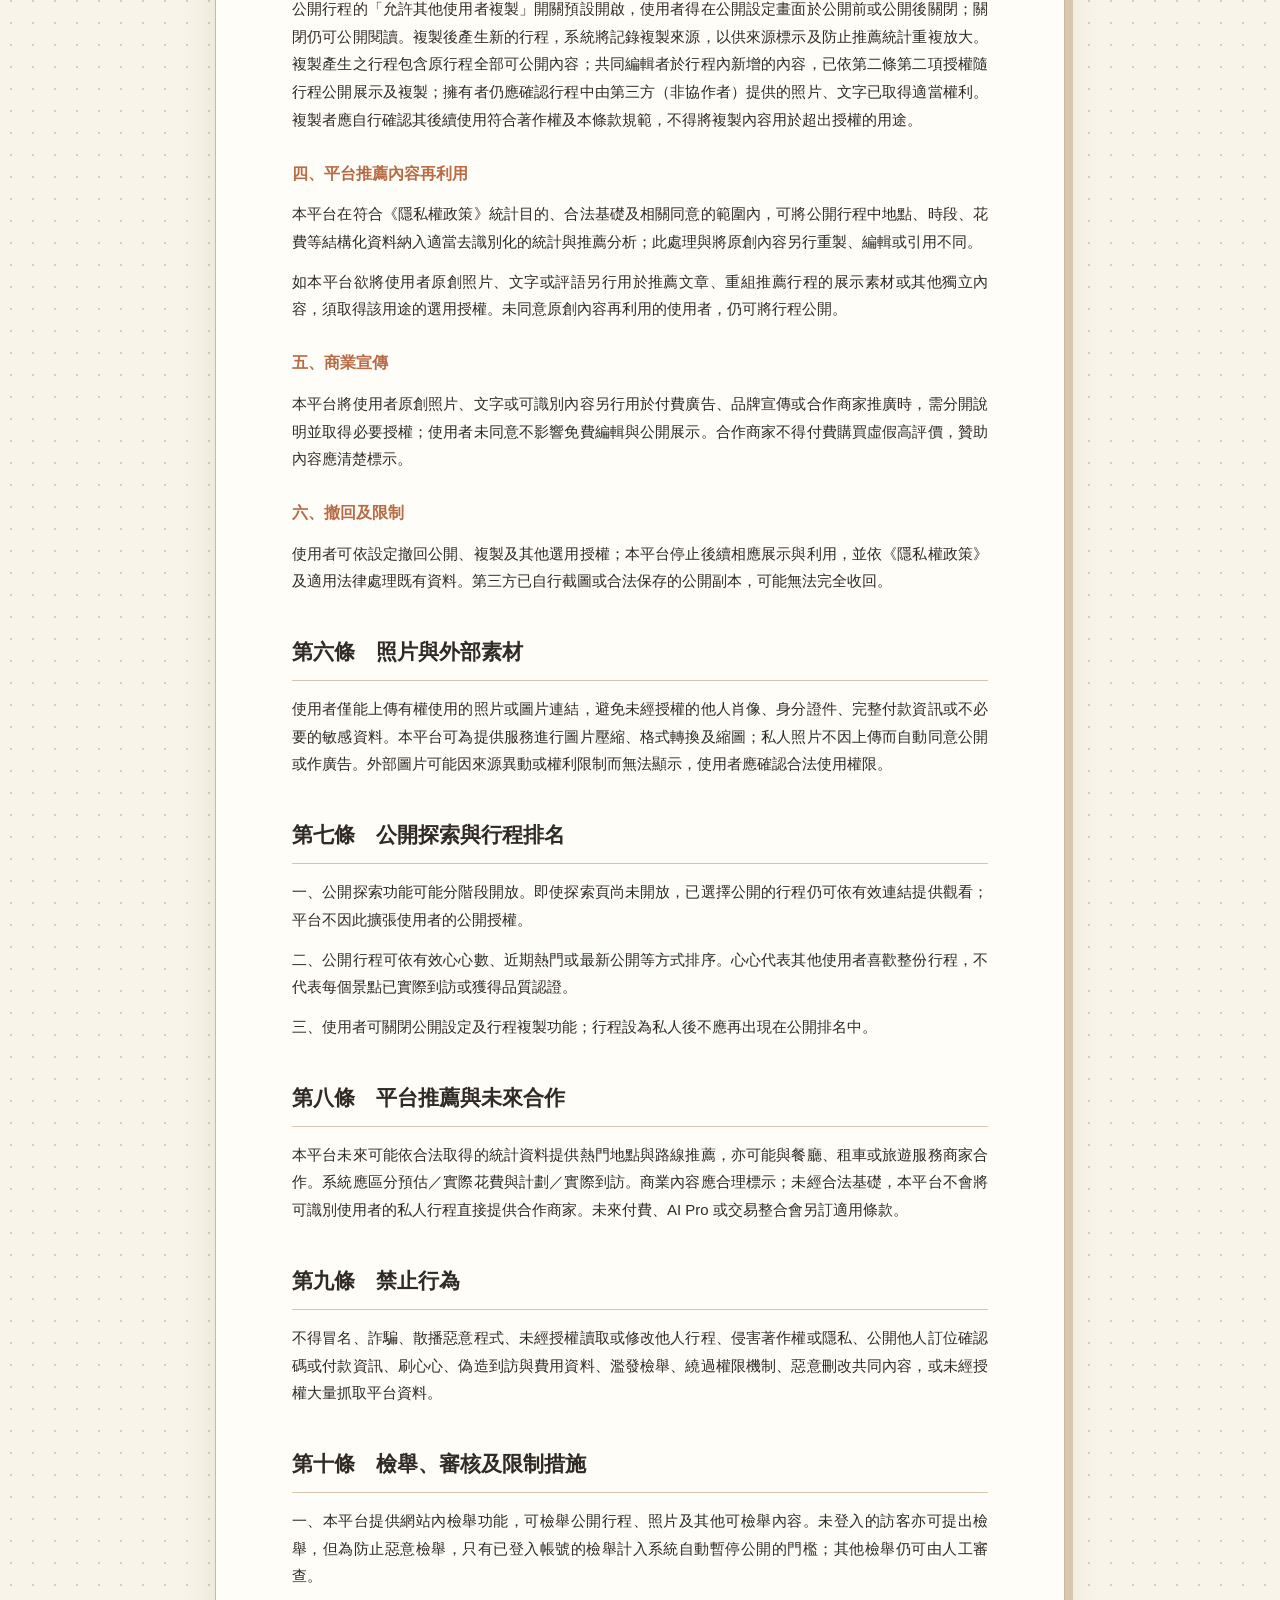
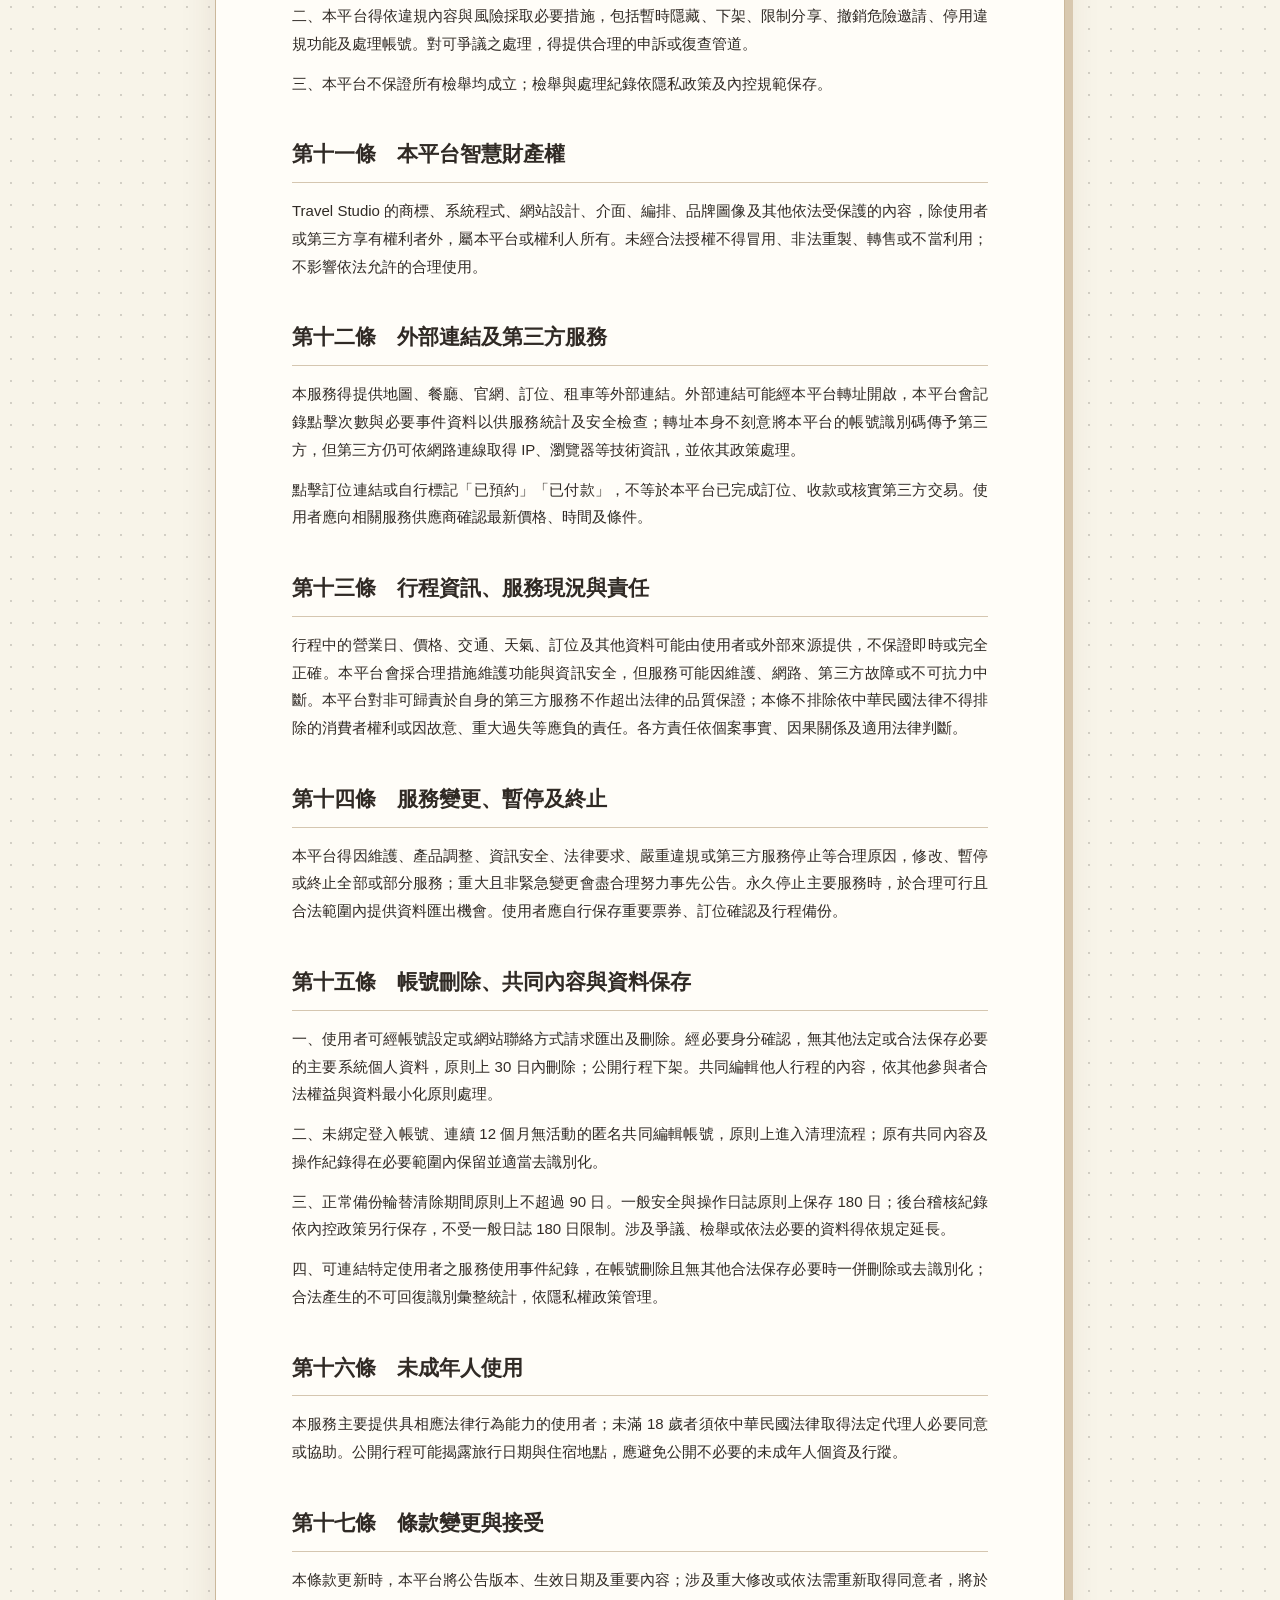
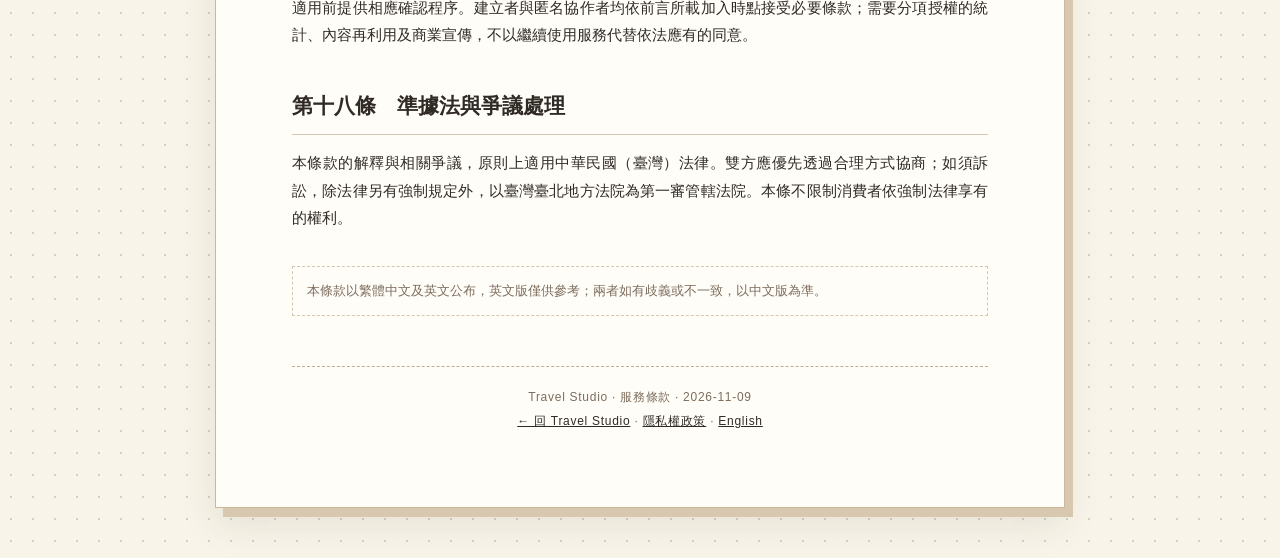
<file: web/terms.html>
<!DOCTYPE html>
<html lang="zh-Hant">
<head>
<meta charset="UTF-8">
<meta name="viewport" content="width=device-width, initial-scale=1">
<title>服務條款｜Travel Studio</title>
<style>
:root{--bg:#F8F4E9;--paper:#FFFDF8;--text:#302A25;--muted:#7d6d5d;--line:#d5c6b0;--ink:#302A25;--accent:#B86B45}
*{box-sizing:border-box}
body{margin:0;background:radial-gradient(rgba(48,42,37,.2) 0.7px,transparent 0.8px) 0 0/22px 22px,var(--bg);font-family:-apple-system,BlinkMacSystemFont,"Noto Sans TC","PingFang TC","Microsoft JhengHei",sans-serif;color:var(--text);line-height:1.85}
.page{max-width:850px;margin:50px auto;padding:64px 76px 74px;background:var(--paper);border:1px solid #cbb89b;box-shadow:8px 9px 0 #d8c8af,0 15px 35px #45321e1a;position:relative}
.page::before{content:"";position:absolute;width:115px;height:22px;background:repeating-linear-gradient(45deg,#dbc8a57f 0 5px,#e9d9b47f 5px 10px);border:1px solid #cbb89b80;top:-12px;left:calc(50% - 57px);transform:rotate(-2deg)}
.topbar{display:flex;justify-content:space-between;align-items:baseline;gap:12px}
.brand{font-family:Georgia,"Noto Serif TC",serif;color:var(--ink);font-size:22px;font-weight:bold;letter-spacing:-.02em;text-decoration:none;display:inline-block}
.brand:hover{text-decoration:underline}
.lang{font-size:13px;color:var(--muted);text-decoration:none;border:1px solid var(--line);padding:3px 10px}
.lang:hover{color:var(--ink);border-color:var(--ink)}
.kicker{font:700 12px/1.6 "Noto Sans TC",sans-serif;letter-spacing:.2em;color:var(--accent);margin:20px 0 14px}
article h2:first-child{font:700 clamp(28px,4.6vw,40px)/1.35 Georgia,"Noto Serif TC",serif;color:var(--ink);margin:0 0 12px}
article h3{font-size:21px;color:var(--ink);padding-bottom:8px;border-bottom:1px solid var(--line);margin:38px 0 14px}
article h4{font-size:16px;color:var(--accent);margin:25px 0 8px}
article p{font-size:15px;text-align:justify;margin:12px 0;overflow-wrap:anywhere}
article ol,article ul{padding-left:25px}
article li{font-size:15px;margin:5px 0;overflow-wrap:anywhere}
article strong{color:var(--ink)}
.prevail{margin-top:34px;padding:12px 14px;border:1px dashed var(--line);font-size:13px;color:var(--muted)}
.footer{border-top:1px dashed #bcae96;margin-top:50px;padding-top:18px;text-align:center;font:12px/2 "Noto Sans TC",sans-serif;color:var(--muted);letter-spacing:.06em}
.footer a{color:var(--ink)}
@media(max-width:680px){.page{margin:20px 12px 35px;padding:48px 21px 42px;box-shadow:4px 5px 0 #d8c8af}article p,article li{font-size:14px}article h3{font-size:19px}}
@media print{@page{size:A4;margin:17mm}body{background:#fff}.page{max-width:none;margin:0;padding:0;border:none;box-shadow:none}.page::before{display:none}.lang,.footer a{display:none}article h3,article h4{break-after:avoid}article li{break-inside:avoid}}
</style>
</head>
<body>
<main class="page">
<div class="topbar"><a class="brand" href="index.html">Travel Studio</a><a class="lang" href="terms-en.html" lang="en">English</a></div>
<div class="kicker">服務條款 · 2026-11-09</div>
<article><h2>Travel Studio 服務條款</h2>
<p><strong>條款版本：2026-11-09</strong></p>
<h3>前言</h3>
<p>Travel Studio（以下稱「本服務」）由本服務官方網站「營運資訊」所揭露之營運法人（以下稱「本平台」）提供，功能包括旅遊行程建立、編輯、儲存、分享、公開閱讀及多人共同編輯等。使用者使用本服務時應遵守本條款及《隱私權政策》。</p>
<p>行程建立者在按下「建立行程」並以本平台支援的方式登入時，須完成必要條款與資料處理告知確認；受邀共同編輯者在輸入暱稱並按下「加入編輯」時完成確認。網站可對不需登入的公開閱讀功能顯示本條款，但需另行同意的用途不得僅以瀏覽網站推定同意。本平台記錄必要的條款版本與接受時間。</p>
<h3>第一條　服務內容</h3>
<p>本服務提供：</p>
<ol>
<li>建立及管理旅遊行程。</li>
<li>安排景點、餐廳、住宿、交通及活動。</li>
<li>修改照片、文字、日期、時間與預算。</li>
<li>整理交通、營業時間、訂位資料與提醒。</li>
<li>顯示每日時間軸、預算摘要與衝突提示。</li>
<li>多人編輯及雲端同步。</li>
<li>私人、觀看連結與公開行程設定。</li>
<li>公開行程心心、排序與獲授權的複製。</li>
<li>閱讀模式、資料匯出及版本管理。</li>
<li>上傳行程照片、自訂備註及郵戳。</li>
<li>自行程出發日起，記錄「去了／沒去／未標記（未知）」及選填實際花費。</li>
</ol>
<p>本服務目前以免費行程規劃及協作為主；AI Pro、付款、LINE OA 推薦、第三方正式訂位及合作商家交易等尚未提供，未來推出時將另行公告相關條款。</p>
<h3>第二條　帳號、匿名邀請及心心</h3>
<h4>一、行程建立者</h4>
<p>使用者可免登入瀏覽網站及填寫建立表單；在按下「建立行程」時須登入。本平台支援 Google、LINE、Apple 及 Email 驗證碼登入；使用者得於帳號設定連結多種登入方式至同一帳號。完成登入後，本平台建立其所屬行程。使用者應妥善保管登入帳號及驗證碼，並不得冒用他人身分。</p>
<h4>二、匿名共同編輯者</h4>
<p>持有效邀請連結的朋友可於 LINE 等瀏覽器中輸入暱稱、確認必要告知後加入指定行程。本平台授予其與該行程對應的編輯權限。匿名身分不得自行建立行程、公開行程、產生邀請連結或按心心，也不得移除擁有者或擅自提高自身權限。暱稱不等於可靠的身分證明。</p>
<p>匿名共同編輯者加入行程時，同意其於該行程內新增的照片、文字、備註及其他內容，得依擁有者所設定的可見性與「允許其他使用者複製」設定，一併公開展示及供其他使用者複製。此授權不及於第五條第四項及第五項所定之原創內容再利用與商業宣傳，該等用途仍須取得內容提供者的個別授權。</p>
<h4>三、綁定登入帳號及工作階段</h4>
<p>匿名協作者可選擇綁定任一支援的登入方式；成功綁定後，原有身分、權限與編輯紀錄延續，不另建帳號。於應用程式內建瀏覽器中，Google 與 Apple 登入可能不支援，使用者可改用 LINE 登入，或依本平台引導改用一般瀏覽器。</p>
<p>清除瀏覽器資料或遺失未綁定的匿名工作階段，可能使原身分無法找回；再次透過有效邀請連結加入時，系統會建立新匿名身分，舊編輯紀錄依規定保存，行程擁有者可移除重複協作者。</p>
<h4>四、心心</h4>
<p>對公開行程按心心須登入；每個帳號對同一行程最多計算一個有效心心，並可取消。匿名共同編輯者按心心時，系統會引導綁定登入帳號，不另建立新的共同編輯身分。不得透過機器人、多重帳號、免洗信箱或其他不正當方式操縱排名；本平台得對異常帳號之心心不予計入。</p>
<h3>第三條　行程管理與共同編輯權限</h3>
<p>一、擁有者得修改、複製、封存、刪除自己的行程，管理日期及卡片、設定私人／連結觀看／公開、撤銷分享連結、移除協作者、匯出資料，並設定是否允許他人複製公開行程。</p>
<p>二、編輯者僅得在獲授權的行程內新增、修改、排序、移動、刪除卡片及更新相關備註、時間、預算、照片和到訪紀錄；不得自行公開行程、產生邀請或刪除整份非自己擁有的行程。</p>
<p>三、觀看者僅得依有效分享連結閱覽內容，不得修改原行程。公開閱讀權限與編輯權限分離。</p>
<p>四、多人同時編輯可能造成衝突；本平台將以權限、版本及同步機制降低互相覆寫風險。使用者仍應自行確認票券、航班、訂位與其他重要事項。</p>
<p>五、編輯邀請連結具有存取憑證性質，使用者應審慎保管。擁有者可以撤銷或重建編輯邀請；權限遭撤銷後，受邀者不得繼續寫入。</p>
<h3>第四條　使用者內容著作權與地點事實資料</h3>
<p>一、使用者依法保有自己原創照片、文字及其他具備著作權保護要件內容的智慧財產權；上傳不等於將著作權轉讓給本平台。使用者應確保其有權提供、展示及授權相關內容，並尊重第三方著作權、肖像權及隱私。</p>
<p>二、多人編輯的行程可能包含不同作者的內容。擁有者的行程管理權限不等於擁有他人作品的著作權；公開、開放複製或另行再利用之前，應取得必要權利，或排除未獲授權的內容。</p>
<p>三、地點名稱、地址、日期、座標、時間、路線與價格等事實資料，依法與原創圖文的權利性質可能不同。本平台可在合法來源與授權範圍內整理、分類、校正、去重該等資料，建立本平台的地點主檔，以提供地點搜尋、名稱辨識及路線安排功能。本條不授權違反第三方地圖或資料庫的使用條件。</p>
<h3>第五條　必要服務授權、公開、複製與再利用</h3>
<h4>一、提供服務所需之授權</h4>
<p>使用者在享有合法權利範圍內，授予本平台非專屬、無償、僅限提供本服務所需的使用許可，包括儲存、備份、縮圖、顯示、同步、供獲授權者閱讀，以及必要安全與技術處理。該授權不構成所有權或著作權移轉。</p>
<h4>二、公開展示</h4>
<p>新行程預設私人。擁有者可設為持連結觀看或公開；公開前應預覽並同意公開展示，且遮蔽不適合公開的訂位確認碼、付款明細、私人備註及其他敏感內容。公開展示不等於授權本平台將原創照片或文字用於獨立推薦內容或商業廣告。</p>
<h4>三、允許其他使用者複製</h4>
<p>公開行程的「允許其他使用者複製」開關預設開啟，使用者得在公開設定畫面於公開前或公開後關閉；關閉仍可公開閱讀。複製後產生新的行程，系統將記錄複製來源，以供來源標示及防止推薦統計重複放大。複製產生之行程包含原行程全部可公開內容；共同編輯者於行程內新增的內容，已依第二條第二項授權隨行程公開展示及複製；擁有者仍應確認行程中由第三方（非協作者）提供的照片、文字已取得適當權利。複製者應自行確認其後續使用符合著作權及本條款規範，不得將複製內容用於超出授權的用途。</p>
<h4>四、平台推薦內容再利用</h4>
<p>本平台在符合《隱私權政策》統計目的、合法基礎及相關同意的範圍內，可將公開行程中地點、時段、花費等結構化資料納入適當去識別化的統計與推薦分析；此處理與將原創內容另行重製、編輯或引用不同。</p>
<p>如本平台欲將使用者原創照片、文字或評語另行用於推薦文章、重組推薦行程的展示素材或其他獨立內容，須取得該用途的選用授權。未同意原創內容再利用的使用者，仍可將行程公開。</p>
<h4>五、商業宣傳</h4>
<p>本平台將使用者原創照片、文字或可識別內容另行用於付費廣告、品牌宣傳或合作商家推廣時，需分開說明並取得必要授權；使用者未同意不影響免費編輯與公開展示。合作商家不得付費購買虛假高評價，贊助內容應清楚標示。</p>
<h4>六、撤回及限制</h4>
<p>使用者可依設定撤回公開、複製及其他選用授權；本平台停止後續相應展示與利用，並依《隱私權政策》及適用法律處理既有資料。第三方已自行截圖或合法保存的公開副本，可能無法完全收回。</p>
<h3>第六條　照片與外部素材</h3>
<p>使用者僅能上傳有權使用的照片或圖片連結，避免未經授權的他人肖像、身分證件、完整付款資訊或不必要的敏感資料。本平台可為提供服務進行圖片壓縮、格式轉換及縮圖；私人照片不因上傳而自動同意公開或作廣告。外部圖片可能因來源異動或權利限制而無法顯示，使用者應確認合法使用權限。</p>
<h3>第七條　公開探索與行程排名</h3>
<p>一、公開探索功能可能分階段開放。即使探索頁尚未開放，已選擇公開的行程仍可依有效連結提供觀看；平台不因此擴張使用者的公開授權。</p>
<p>二、公開行程可依有效心心數、近期熱門或最新公開等方式排序。心心代表其他使用者喜歡整份行程，不代表每個景點已實際到訪或獲得品質認證。</p>
<p>三、使用者可關閉公開設定及行程複製功能；行程設為私人後不應再出現在公開排名中。</p>
<h3>第八條　平台推薦與未來合作</h3>
<p>本平台未來可能依合法取得的統計資料提供熱門地點與路線推薦，亦可能與餐廳、租車或旅遊服務商家合作。系統應區分預估／實際花費與計劃／實際到訪。商業內容應合理標示；未經合法基礎，本平台不會將可識別使用者的私人行程直接提供合作商家。未來付費、AI Pro 或交易整合會另訂適用條款。</p>
<h3>第九條　禁止行為</h3>
<p>不得冒名、詐騙、散播惡意程式、未經授權讀取或修改他人行程、侵害著作權或隱私、公開他人訂位確認碼或付款資訊、刷心心、偽造到訪與費用資料、濫發檢舉、繞過權限機制、惡意刪改共同內容，或未經授權大量抓取平台資料。</p>
<h3>第十條　檢舉、審核及限制措施</h3>
<p>一、本平台提供網站內檢舉功能，可檢舉公開行程、照片及其他可檢舉內容。未登入的訪客亦可提出檢舉，但為防止惡意檢舉，只有已登入帳號的檢舉計入系統自動暫停公開的門檻；其他檢舉仍可由人工審查。</p>
<p>二、本平台得依違規內容與風險採取必要措施，包括暫時隱藏、下架、限制分享、撤銷危險邀請、停用違規功能及處理帳號。對可爭議之處理，得提供合理的申訴或復查管道。</p>
<p>三、本平台不保證所有檢舉均成立；檢舉與處理紀錄依隱私政策及內控規範保存。</p>
<h3>第十一條　本平台智慧財產權</h3>
<p>Travel Studio 的商標、系統程式、網站設計、介面、編排、品牌圖像及其他依法受保護的內容，除使用者或第三方享有權利者外，屬本平台或權利人所有。未經合法授權不得冒用、非法重製、轉售或不當利用；不影響依法允許的合理使用。</p>
<h3>第十二條　外部連結及第三方服務</h3>
<p>本服務得提供地圖、餐廳、官網、訂位、租車等外部連結。外部連結可能經本平台轉址開啟，本平台會記錄點擊次數與必要事件資料以供服務統計及安全檢查；轉址本身不刻意將本平台的帳號識別碼傳予第三方，但第三方仍可依網路連線取得 IP、瀏覽器等技術資訊，並依其政策處理。</p>
<p>點擊訂位連結或自行標記「已預約」「已付款」，不等於本平台已完成訂位、收款或核實第三方交易。使用者應向相關服務供應商確認最新價格、時間及條件。</p>
<h3>第十三條　行程資訊、服務現況與責任</h3>
<p>行程中的營業日、價格、交通、天氣、訂位及其他資料可能由使用者或外部來源提供，不保證即時或完全正確。本平台會採合理措施維護功能與資訊安全，但服務可能因維護、網路、第三方故障或不可抗力中斷。本平台對非可歸責於自身的第三方服務不作超出法律的品質保證；本條不排除依中華民國法律不得排除的消費者權利或因故意、重大過失等應負的責任。各方責任依個案事實、因果關係及適用法律判斷。</p>
<h3>第十四條　服務變更、暫停及終止</h3>
<p>本平台得因維護、產品調整、資訊安全、法律要求、嚴重違規或第三方服務停止等合理原因，修改、暫停或終止全部或部分服務；重大且非緊急變更會盡合理努力事先公告。永久停止主要服務時，於合理可行且合法範圍內提供資料匯出機會。使用者應自行保存重要票券、訂位確認及行程備份。</p>
<h3>第十五條　帳號刪除、共同內容與資料保存</h3>
<p>一、使用者可經帳號設定或網站聯絡方式請求匯出及刪除。經必要身分確認，無其他法定或合法保存必要的主要系統個人資料，原則上 30 日內刪除；公開行程下架。共同編輯他人行程的內容，依其他參與者合法權益與資料最小化原則處理。</p>
<p>二、未綁定登入帳號、連續 12 個月無活動的匿名共同編輯帳號，原則上進入清理流程；原有共同內容及操作紀錄得在必要範圍內保留並適當去識別化。</p>
<p>三、正常備份輪替清除期間原則上不超過 90 日。一般安全與操作日誌原則上保存 180 日；後台稽核紀錄依內控政策另行保存，不受一般日誌 180 日限制。涉及爭議、檢舉或依法必要的資料得依規定延長。</p>
<p>四、可連結特定使用者之服務使用事件紀錄，在帳號刪除且無其他合法保存必要時一併刪除或去識別化；合法產生的不可回復識別彙整統計，依隱私權政策管理。</p>
<h3>第十六條　未成年人使用</h3>
<p>本服務主要提供具相應法律行為能力的使用者；未滿 18 歲者須依中華民國法律取得法定代理人必要同意或協助。公開行程可能揭露旅行日期與住宿地點，應避免公開不必要的未成年人個資及行蹤。</p>
<h3>第十七條　條款變更與接受</h3>
<p>本條款更新時，本平台將公告版本、生效日期及重要內容；涉及重大修改或依法需重新取得同意者，將於適用前提供相應確認程序。建立者與匿名協作者均依前言所載加入時點接受必要條款；需要分項授權的統計、內容再利用及商業宣傳，不以繼續使用服務代替依法應有的同意。</p>
<h3>第十八條　準據法與爭議處理</h3>
<p>本條款的解釋與相關爭議，原則上適用中華民國（臺灣）法律。雙方應優先透過合理方式協商；如須訴訟，除法律另有強制規定外，以臺灣臺北地方法院為第一審管轄法院。本條不限制消費者依強制法律享有的權利。</p>
<div class="prevail">本條款以繁體中文及英文公布，英文版僅供參考；兩者如有歧義或不一致，以中文版為準。</div>
</article>
<footer class="footer">Travel Studio · 服務條款 · 2026-11-09<br><a href="index.html">← 回 Travel Studio</a> · <a href="privacy.html">隱私權政策</a> · <a href="terms-en.html" lang="en">English</a></footer>
</main>
</body>
</html>
</file>
<file: web/assets/site.css>
/* ========== 配色 token ========== */
:root{
  --paper:#F8F4E9;--ink:#302A25;--accent:#B86B45;--card:#FFFDF8;
  --board:#EFE6D3;--frame:#CDBB98;--pin:#A9833A;--guide:#E8D9B4;--guide-line:#B89E6A;
  --line:rgba(48,42,37,.2);--soft:rgba(48,42,37,.74);--danger:#A32D2D;--ok:#2E7A45;
  --live:#3B5A40;--live-bg:#EEF3EC;--live-line:#8EA98F;--deco-stamp:#A33A2A;--heart:#A33A2A;
  --serif:"Noto Serif TC",Georgia,serif;
  --sans:"Noto Sans TC",system-ui,-apple-system,sans-serif;
  --mono:"Courier Prime","Noto Sans TC",ui-monospace,monospace;
}
body[data-theme=kraft]{--paper:#E8DDC5;--ink:#594431;--accent:#A5794C;--card:#F6EFE0;--board:#DDCFB2;--frame:#B89E78;--guide:#E2D2AC;--line:rgba(89,68,49,.22);--soft:rgba(89,68,49,.8)}
body[data-theme=peach]{--paper:#FFF0E8;--ink:#6F4C40;--accent:#DF8B7E;--card:#FFFAF6;--board:#F7E2D6;--frame:#E3B9A6;--pin:#C9735F;--guide:#FCE7DC;--guide-line:#E3B9A6;--line:rgba(111,76,64,.2);--soft:rgba(111,76,64,.82)}
body[data-theme=sage]{--paper:#EAF0E7;--ink:#344B3B;--accent:#8EA98F;--card:#F8FBF6;--board:#DCE6D8;--frame:#A9BEA8;--pin:#5E7A62;--guide:#E3ECDF;--guide-line:#A9BEA8;--line:rgba(52,75,59,.2);--soft:rgba(52,75,59,.82)}
body[data-theme=ocean]{--paper:#E6F1F7;--ink:#2E4B61;--accent:#7DAFCE;--card:#F7FBFD;--board:#D6E7F0;--frame:#9EC0D6;--pin:#4C7A99;--guide:#DDEBF3;--guide-line:#9EC0D6;--line:rgba(46,75,97,.2);--soft:rgba(46,75,97,.82)}

/* ========== 基礎 ========== */
.ic{width:1em;height:1em;flex:none;vertical-align:-.14em;display:inline-block}
*{box-sizing:border-box}
html{-webkit-text-size-adjust:100%;scroll-behavior:smooth}
body{margin:0;background:var(--paper);color:var(--ink);font-family:var(--serif);transition:background-color .2s}
p{margin:0}
button{font-family:var(--sans);cursor:pointer;color:inherit}
a{color:inherit}
button:focus-visible,input:focus-visible,a:focus-visible{outline:2px solid var(--accent);outline-offset:2px}
[hidden]{display:none!important}
.meta{font:13px/1.65 var(--sans);color:var(--soft)}
.mono{font:12px var(--mono);letter-spacing:.08em;color:var(--soft)}
.wrap{max-width:1160px;margin:0 auto;padding:0 28px}

/* ========== LINE 內建瀏覽器提示 ========== */
.linebar{background:#EEF8EF;border-bottom:1px solid #9ACFA6;font:14px/1.6 var(--sans);color:#1F4A2A}
.linebar .wrap{display:flex;gap:12px;align-items:center;padding-top:10px;padding-bottom:10px;flex-wrap:wrap}
.linebar b{background:#06C755;color:#fff;font:600 11px var(--sans);padding:3px 6px;border-radius:3px;flex:none}
.linebar p{flex:1;min-width:200px}
.linebar a{background:#06C755;color:#fff;text-decoration:none;font:500 13px var(--sans);padding:8px 14px;border-radius:4px;white-space:nowrap;display:inline-flex;gap:6px;align-items:center}

/* ========== 頁首 ========== */
header{border-bottom:1px solid var(--line);background:var(--paper);position:relative;z-index:20}
header .wrap{display:flex;align-items:center;justify-content:space-between;gap:16px;padding-top:14px;padding-bottom:14px}
.logo{display:flex;align-items:center;gap:10px;text-decoration:none}
.logo b{background:var(--ink);color:var(--paper);font:500 13px var(--sans);padding:4px 6px}
.logo .name{font-size:22px}
.logo .mono{font-size:11px;margin-left:6px;padding-left:10px;border-left:1px solid var(--line)}
.tabs{display:flex;gap:6px;font:14px var(--sans)}
.tabs a{padding:7px 12px;text-decoration:none}
.tabs a[aria-current=page]{background:var(--ink);color:var(--paper)}
.tabs a:not([aria-current]):hover{background:var(--line)}
.tools{display:flex;gap:10px;align-items:center}
.seg{display:flex;border:1px solid var(--line);background:var(--card)}
.seg button{border:none;background:transparent;color:var(--soft);padding:0 10px;height:36px;font-size:13px}
.seg button[aria-pressed=true]{background:var(--ink);color:var(--paper)}
.icob{background:var(--card);border:1px solid var(--line);width:38px;height:38px;font-size:18px;display:inline-flex;align-items:center;justify-content:center}
.icob:hover{border-color:var(--ink)}
.icob.mini{width:32px;height:32px;font-size:16px}
.gbtn{background:var(--card);border:1.5px solid var(--ink);box-shadow:3px 3px 0 var(--ink);height:38px;padding:0 14px;font-size:13px;display:inline-flex;gap:6px;align-items:center}
.gbtn:active{transform:translate(2px,2px);box-shadow:1px 1px 0 var(--ink)}
.acct{background:var(--card);border:1px solid var(--line);height:38px;padding:0 10px 0 4px;font-size:13px;display:inline-flex;gap:8px;align-items:center}
.acct:hover{border-color:var(--ink)}
.acct .ini{width:28px;height:28px;background:var(--accent);color:#fff;display:inline-flex;align-items:center;justify-content:center;font:500 13px var(--sans)}
.menubtn{display:none}
.pop{position:relative}
.panel{display:none;position:absolute;right:0;top:46px;background:var(--card);border:1.5px solid var(--ink);box-shadow:4px 4px 0 var(--line);padding:6px;min-width:200px;z-index:30}
.panel.open{display:block}
.panel button,.panel a{display:flex;align-items:center;gap:10px;width:100%;border:none;background:transparent;padding:9px 8px;font:14px var(--sans);text-decoration:none;text-align:left;color:var(--ink)}
.panel button:hover,.panel a:hover{background:var(--line)}
.panel button[aria-checked=true]::after{content:"✓";margin-left:auto}
.panel .who{padding:8px 8px 10px;border-bottom:1px dashed var(--line);margin-bottom:4px}
.panel .sepline{border-top:1px dashed var(--line);margin:4px 0}
.panel .danger{color:var(--danger)}
.panel .hint{padding:4px 8px 8px;font:12px/1.5 var(--sans);color:var(--soft)}
.swatch{width:16px;height:16px;border:4px solid;flex:none}

/* ========== 主要版面 ========== */
main{background-image:radial-gradient(var(--line) 1px,transparent 1px);background-size:22px 22px}
.grid-wrap{display:grid;grid-template-columns:360px minmax(0,1fr);gap:36px;padding-top:44px;padding-bottom:56px;align-items:start}

/* 夾板表單 */
.clip{background:var(--frame);padding:32px 12px 22px;border-radius:5px;position:relative;margin-top:20px;min-width:0;scroll-margin-top:20px;box-shadow:0 10px 24px -16px rgba(48,42,37,.5)}
.clip-metal{position:absolute;top:-22px;left:50%;margin-left:-48px;width:96px;height:40px;background:#8A6A3A;border:2px solid #6B5029;border-radius:3px;z-index:2}
.clip-metal::after{content:"";position:absolute;left:18px;right:18px;top:7px;height:10px;border:2px solid #C9A86A;border-radius:2px}
.sheet{background:var(--card);padding:26px 22px 24px;position:relative}
.sheet::before{content:"";position:absolute;top:-8px;left:18px;width:70px;height:18px;background:var(--guide);opacity:.85;transform:rotate(-3deg)}
.torn{height:10px;background:linear-gradient(135deg,var(--card) 33%,transparent 33%) 0 0/14px 14px,linear-gradient(225deg,var(--card) 33%,transparent 33%) 0 0/14px 14px}
.sheet-top{display:flex;justify-content:space-between;align-items:center;gap:8px}
.sheet-top .mono{background:var(--board);padding:3px 8px}
.saved{display:inline-flex;align-items:center;gap:4px}
.saved .ic{color:#5f7a64}
.saved.off .ic{color:var(--soft)}
.sheet h1{font-size:27px;font-weight:600;margin:14px 0 2px;line-height:1.3}
.rule{border-top:1px dashed var(--soft);margin:16px 0 2px}
.flabel{display:block;font:12px var(--mono);letter-spacing:.04em;color:var(--soft);margin:18px 0 6px;white-space:nowrap}
.frame{border:1.5px solid var(--ink);padding:5px;background:var(--paper);box-shadow:3px 3px 0 var(--ink)}
.field{position:relative}
.field > .ic{position:absolute;left:12px;top:23px;transform:translateY(-50%);font-size:18px;color:var(--soft);pointer-events:none}
input{width:100%;min-width:0;height:46px;padding:0 12px;border:1px solid var(--line);background:#fff;color:#302A25;font:16px var(--sans);border-radius:0;-webkit-appearance:none;appearance:none}
input[type=date]{padding:0 8px 0 10px}
input[type=checkbox]{width:18px;height:18px;padding:0;border:1.5px solid var(--ink);-webkit-appearance:checkbox;appearance:auto;accent-color:var(--ink);flex:none;margin:3px 0 0}
.field input{padding-left:40px}
.frame:has(input[aria-invalid=true]){border-color:var(--danger);box-shadow:3px 3px 0 var(--danger)}
select{width:100%;height:46px;padding:0 36px 0 40px;border:1px solid var(--line);background:#fff;color:#302A25;font:16px var(--sans);border-radius:0;-webkit-appearance:none;appearance:none;cursor:pointer}
.field .chev{left:auto;right:12px}
.dates{display:grid;grid-template-columns:minmax(0,1fr) minmax(0,1fr);gap:12px}
.dates > div{min-width:0}
.err{font:13px var(--sans);color:var(--danger);margin-top:6px;display:none}
.err.show{display:block}

/* 目的地建議清單 */
.ac{position:absolute;left:-6px;right:-6px;top:56px;margin:0;padding:4px;list-style:none;background:var(--card);border:1.5px solid var(--ink);box-shadow:4px 4px 0 var(--line);z-index:15;max-height:300px;overflow:auto}
.ac li{padding:10px;font:15px var(--sans);display:flex;justify-content:space-between;align-items:center;gap:8px;cursor:pointer;color:var(--ink)}
.ac li .c{color:var(--soft);font-size:12px;white-space:nowrap}
.ac li[aria-selected=true]{background:var(--board)}
.ac li.free{border-top:1px dashed var(--line);color:var(--soft);font-size:14px}
.dest-state{margin-top:8px;font:13px/1.5 var(--sans);display:flex;gap:6px;align-items:flex-start}
.dest-state .ic{font-size:16px;margin-top:1px;flex:none}
.dest-state.ok{color:var(--ok)}
.dest-state.free{color:#8A4A1A}
.dest-state.hint{color:var(--soft)}

.preview{margin-top:14px;border-left:3px solid var(--accent);padding:2px 0 2px 10px}
.cta{width:100%;min-height:54px;margin-top:22px;background:var(--ink);color:var(--paper);border:none;box-shadow:4px 4px 0 var(--accent);padding:12px 14px;font-size:15px;display:flex;align-items:center;gap:10px}
.cta:active{transform:translate(2px,2px);box-shadow:2px 2px 0 var(--accent)}
.cta .seal{background:var(--accent);color:#fff;font:13px var(--serif);padding:3px 6px;min-width:28px;text-align:center;display:inline-flex;align-items:center;justify-content:center}
.cta .txt{flex:1;text-align:left}
.gate{margin-top:10px;display:flex;gap:6px;align-items:flex-start}
.login-err{display:none;margin-top:12px;font:13px/1.6 var(--sans);color:var(--danger);border:1px solid var(--danger);background:#FBEFEF;padding:8px 10px;gap:8px;align-items:center;flex-wrap:wrap}
.login-err.show{display:flex}
.login-err span{flex:1;min-width:160px}
.login-err button{border:1px solid var(--danger);background:#fff;color:var(--danger);padding:4px 10px;font-size:13px}
.ok{display:none;margin-top:12px;font:13px var(--sans);background:var(--board);padding:8px 10px}
.ok.show{display:block}
.line-note{margin-top:16px;border:1px dashed var(--soft);padding:8px 10px;display:flex;gap:8px;align-items:flex-start}
.line-note b{font:500 10px var(--sans);color:#06A94D;border:1px solid #06A94D;padding:0 4px;margin-top:3px;flex:none}
.form-foot{margin-top:12px}

/* 方形裝飾郵戳（不代表狀態） */
.stamp-row{text-align:right;margin-top:6px;margin-right:-30px;margin-bottom:-14px;position:relative;z-index:3}
.deco-stamp{display:inline-block;transform:rotate(-8deg);background:var(--card);border:2px solid var(--deco-stamp);border-radius:4px;padding:3px;color:var(--deco-stamp);pointer-events:none;box-shadow:2px 2px 0 rgba(0,0,0,.06)}
.deco-stamp div{border:1px dashed var(--deco-stamp);padding:5px 10px;text-align:center;font:10px/1.4 var(--mono);letter-spacing:.1em}
.deco-stamp strong{display:block;font:600 14px/1.25 var(--serif);letter-spacing:.06em;font-style:italic}

/* 軟木板 */
.board{background:var(--board);border:10px solid var(--frame);padding:32px 28px;position:relative;min-width:0;scroll-margin-top:20px;box-shadow:inset 0 0 0 1px rgba(0,0,0,.04),0 10px 24px -18px rgba(48,42,37,.5)}
.pin{position:absolute;width:12px;height:12px;background:var(--pin);border:1px solid rgba(0,0,0,.25)}
.pin.tl{top:-6px;left:-6px}.pin.tr{top:-6px;right:-6px}.pin.bl{bottom:-6px;left:-6px}.pin.br{bottom:-6px;right:-6px}

/* 便條卡 */
.note{background:var(--card);border:1.5px solid var(--ink);padding:28px 26px;position:relative;box-shadow:4px 4px 0 var(--line)}
.note-tab{position:absolute;top:-13px;left:28px;width:54px;height:22px;background:#7A5A2E;border:1px solid #5A421F}
.note-tab::after{content:"";position:absolute;left:8px;right:8px;top:9px;height:3px;background:#C9A86A}
.note-label{position:absolute;top:-11px;right:20px;background:#F3E3B5;color:#302A25;border:1px solid var(--soft);font:11px var(--mono);letter-spacing:.08em;padding:2px 8px;transform:rotate(2deg)}
.chip{display:inline-block;background:var(--ink);color:var(--paper);font:11px var(--mono);letter-spacing:.08em;padding:3px 8px}
.note h2{font-size:30px;font-weight:600;line-height:1.3;margin:12px 0 6px}
.note-head{display:flex;justify-content:space-between;align-items:center;gap:10px;flex-wrap:wrap}
.note-head .left{display:flex;gap:10px;align-items:center;flex-wrap:wrap}
.live{font:12px var(--sans);color:var(--live);background:var(--live-bg);border:1px solid var(--live-line);padding:3px 10px;display:inline-flex;gap:6px;align-items:center}
.live i{width:7px;height:7px;background:#3B8A4E;display:inline-block}
.steps{display:grid;grid-template-columns:repeat(4,minmax(0,1fr));gap:20px;margin-top:22px}
.step{border-top:3px solid var(--accent);padding-top:10px}
.step h3{font-size:17px;font-weight:600;margin:4px 0 6px;display:flex;gap:6px;align-items:center}
.step-link{display:inline-flex;gap:4px;align-items:center;margin-top:6px;color:var(--ink);text-decoration:underline;text-underline-offset:3px;border:none;background:none;padding:0;font:13px/1.65 var(--sans)}
.empty{margin-top:16px;border:1px dashed var(--soft);padding:12px 14px;display:flex;gap:8px;align-items:center}
.resume{display:grid;grid-template-columns:minmax(0,1fr) 200px;gap:24px;align-items:end}
.progress{border:1.5px solid var(--ink);background:var(--paper);padding:10px 14px;margin-top:14px}
.progress-row{display:flex;justify-content:space-between;gap:8px}
.progress-row b{font-weight:500;color:var(--accent)}
.track{height:8px;background:var(--line);margin-top:8px}
.fill{height:8px;background:var(--ink)}
.avatars{display:flex;align-items:center;margin-top:12px;flex-wrap:wrap;gap:8px 0}
.avatars span{width:26px;height:26px;font:11px var(--sans);display:inline-flex;align-items:center;justify-content:center;color:#fff;margin-right:-6px;border:2px solid var(--card)}
.avatars .meta{margin-left:16px}
.actions{display:flex;flex-direction:column;gap:10px}
.actions .pop{display:flex}
.actions .pop > button{flex:1}
.actions .panel{top:auto;bottom:52px;right:0;min-width:230px}
.btn-dark{background:var(--ink);color:var(--paper);border:none;box-shadow:3px 3px 0 var(--accent);min-height:44px;padding:0 16px;font:14px var(--sans);display:inline-flex;gap:8px;align-items:center;justify-content:center;text-decoration:none;white-space:nowrap}
.btn-dark:active{transform:translate(2px,2px);box-shadow:1px 1px 0 var(--accent)}
.btn-light{background:var(--card);border:1px solid var(--soft);min-height:44px;padding:0 14px;font-size:14px;display:inline-flex;gap:8px;align-items:center;justify-content:center;white-space:nowrap;text-decoration:none}
.btn-light:hover{border-color:var(--ink)}
.btn-sm{min-height:36px;padding:0 12px;font-size:13px}

/* 區段標題 */
.sec{display:flex;align-items:baseline;gap:10px;margin:36px 0 22px;padding-top:22px;border-top:1px dashed var(--soft);flex-wrap:wrap;scroll-margin-top:20px}
.sec b{width:11px;height:11px;background:#A33A2A;flex:none;align-self:center}
.sec h2{font-size:21px;font-weight:600;margin:0}
.sec .side{margin-left:auto;display:flex;gap:10px;align-items:center}
.sec .side a{font:13px var(--sans);color:var(--soft)}

/* 明信片（含封面插畫） */
.cards{display:grid;grid-template-columns:repeat(2,minmax(0,1fr));gap:30px 28px}
.pc{--r:-1.2deg;background:var(--card);border:1.5px solid var(--ink);padding:12px 12px 14px;position:relative;box-shadow:4px 4px 0 var(--line);transform:rotate(var(--r))}
.pc:hover{animation:wobble .55s ease-out forwards}
.pc.menu-open{animation:none;z-index:6}
@keyframes wobble{
  0%{transform:rotate(var(--r)) translateY(0)}
  30%{transform:rotate(calc(var(--r) + 2deg)) translateY(-4px)}
  60%{transform:rotate(calc(var(--r) - 1deg)) translateY(-4px)}
  100%{transform:rotate(calc(var(--r) * .3)) translateY(-4px)}
}
.tack{position:absolute;top:-7px;left:14px;width:14px;height:14px;border:1px solid rgba(0,0,0,.3);z-index:2}
.washi{position:absolute;top:-9px;width:62px;height:17px;opacity:.55;z-index:2}
.cover{height:150px;border:1px solid var(--line);display:grid;grid-template-columns:minmax(0,1fr) 76px}
.cover .main-part{background:var(--board);padding:14px 16px;display:flex;align-items:flex-end}
.cover .dest{font-size:36px;font-weight:600;line-height:1}
.cover .stub{background:var(--board);border-left:2px dashed var(--soft);display:flex;flex-direction:column;align-items:center;justify-content:center;gap:6px;font:500 13px/1.4 var(--sans);text-align:center}
.pc-row{display:flex;justify-content:space-between;align-items:center;gap:8px;margin-top:12px}
.pc-row h3{font-size:19px;font-weight:600;margin:0;line-height:1.35}
.pc-row .right{display:flex;gap:6px;align-items:center;flex:none}
.vis{font:12px var(--sans);border:1px solid var(--ink);padding:1px 7px;display:inline-flex;gap:4px;align-items:center;white-space:nowrap}
.pc-foot{border-top:1px dashed var(--soft);margin-top:10px;padding-top:10px;display:flex;justify-content:space-between;align-items:center;gap:8px;flex-wrap:wrap}
.pc-foot .btn-dark{min-height:38px;padding:0 12px;font-size:13px}
.pc-foot .acts{display:flex;gap:6px;align-items:center}
.pc .panel{top:38px}
.like{border:1px solid var(--soft);background:var(--card);min-height:36px;padding:0 10px;display:inline-flex;gap:6px;align-items:center;font-size:13px}
.like[aria-pressed=true]{border-color:var(--heart);color:var(--heart)}

/* 平台亮點（一列四格） */
.guide{background:var(--guide);border:1.5px solid var(--guide-line);padding:18px;margin-top:36px;position:relative}
.guide::before{content:"";position:absolute;top:-7px;left:50%;margin-left:-7px;width:14px;height:14px;background:#A33A2A;border:1px solid rgba(0,0,0,.3)}
.guide-h{display:flex;justify-content:space-between;align-items:center;gap:10px;flex-wrap:wrap}
.guide-grid{display:grid;grid-template-columns:repeat(auto-fit,minmax(210px,1fr));gap:12px;margin-top:14px}
.guide-grid div{background:var(--card);border:1px solid var(--line);padding:12px 14px}
.guide-grid h3{font:500 14px/1.5 var(--sans);margin:0 0 4px}
.guide-foot{margin-top:12px;display:flex;justify-content:space-between;align-items:center;gap:10px;flex-wrap:wrap}
.guide-foot .privacy{display:flex;align-items:center;gap:6px}
.guide-foot button{border:none;background:none;padding:0;font:13px var(--sans);color:var(--ink);text-decoration:underline;text-underline-offset:3px;display:inline-flex;gap:4px;align-items:center}

/* 頁尾 */
footer{border-top:1px solid var(--line);background:var(--board)}
footer .wrap{display:grid;grid-template-columns:1.2fr 1fr 1fr;align-items:center;gap:20px;padding-top:24px;padding-bottom:26px}
footer .links{display:flex;gap:18px;flex-wrap:wrap;font:13px var(--sans)}
footer .links button{border:none;background:none;padding:0;color:var(--soft);font-size:13px}
footer .links button:hover{color:var(--ink);text-decoration:underline}
footer .copy{text-align:right}

/* 對話框 */
dialog.dlg{border:1.5px solid var(--ink);background:var(--card);color:var(--ink);padding:0;width:min(520px,calc(100vw - 32px));max-height:calc(100vh - 48px);overflow:auto;box-shadow:6px 6px 0 var(--line)}
dialog.dlg.wide{width:min(720px,calc(100vw - 32px))}
dialog.dlg::backdrop{background:rgba(48,42,37,.45)}
.dlg-h{padding:20px 22px 12px;border-bottom:1px dashed var(--line);position:relative}
.dlg-h h2{font-size:22px;font-weight:600;margin:6px 0 6px;line-height:1.35}
.dlg-x{position:absolute;top:14px;right:14px}
.dlg-b{padding:8px 22px 12px}
.dlg-f{padding:12px 22px 20px;display:flex;gap:10px;justify-content:flex-end;flex-wrap:wrap}
.opt{display:flex;gap:12px;align-items:flex-start;padding:12px 0;border-bottom:1px dashed var(--line)}
.opt:last-child{border-bottom:none}
.opt label{flex:1;cursor:pointer}
.opt b{display:block;font:500 15px var(--sans)}
.req{font:11px var(--sans);border:1px solid var(--soft);padding:0 5px;margin-left:6px;color:var(--soft);font-weight:400}
.legal-list{margin:8px 0 0;padding-left:20px;font:14px/1.8 var(--sans)}
.proto-note{margin:4px 0 0;font:12px/1.5 var(--sans);color:#8A4A1A;background:#FBEFE5;border:1px dashed #E0B08A;padding:6px 8px}
.btn-danger{background:var(--danger);color:#fff;border:none;min-height:44px;padding:0 16px;font:14px var(--sans)}
.dlg-sec{padding:12px 0;border-bottom:1px dashed var(--line)}
.dlg-sec h3{font:500 15px var(--sans);margin:0 0 4px}
.dlg-sec .btn-light{margin-top:8px}
.inline-link{border:none;background:none;padding:0;text-decoration:underline;font-size:13px;color:var(--ink)}
.collab-grid{display:grid;grid-template-columns:repeat(2,minmax(0,1fr));gap:12px;margin-top:8px}
.collab-grid > div{background:var(--paper);border:1px solid var(--line);border-top:3px solid var(--accent);padding:12px 14px}
.collab-grid h3{font-size:16px;font-weight:600;margin:4px 0;display:flex;gap:6px;align-items:center}
.perm{margin-top:14px;display:flex;gap:8px;align-items:flex-start}

/* 提示訊息 */
.toast{position:fixed;left:50%;bottom:24px;transform:translateX(-50%);background:var(--ink);color:var(--paper);padding:10px 16px;font:14px var(--sans);z-index:100;box-shadow:3px 3px 0 var(--accent);opacity:0;pointer-events:none;transition:opacity .2s;max-width:calc(100vw - 32px)}
.toast.show{opacity:1}

/* ========== 平板 ========== */
@media (max-width:1023px){
  .wrap{padding:0 24px}
  .grid-wrap{grid-template-columns:minmax(0,1fr);gap:40px;padding-top:34px}
  .row3{display:grid;grid-template-columns:minmax(0,1.3fr) minmax(0,1fr) minmax(0,1fr);gap:12px}
  .row3 .dates{display:contents}
  body.returning .clip{order:2}
  body.returning .board{order:1}
  .stamp-row{margin-right:0}
  .acct .txt{display:none}
  .acct{padding:0 4px}
  .tabs a{padding:7px 9px}
  .logo .mono{display:none}
}
/* ========== 手機 ========== */
@media (max-width:719px){
  .wrap{padding:0 14px}
  .tabs{display:none}
  .menubtn{display:inline-flex}
  .logo .name{font-size:19px}
  .gbtn .txt{display:none}
  .gbtn{padding:0 11px}
  .seg button{padding:0 8px}
  .tools{gap:6px}
  .grid-wrap{padding-top:28px;padding-bottom:36px;gap:36px}
  .row3{display:block}
  .row3 .dates{display:grid}
  .sheet{padding:22px 16px}
  .sheet h1{font-size:25px}
  .board{border-width:6px;padding:26px 12px}
  .note{padding:24px 16px}
  .note h2{font-size:23px}
  .steps{grid-template-columns:repeat(2,minmax(0,1fr));gap:16px}
  .resume{grid-template-columns:minmax(0,1fr)}
  .actions{flex-direction:row}
  .actions > *{flex:1}
  .actions .panel{right:auto;left:0}
  .cards,.collab-grid{grid-template-columns:minmax(0,1fr)}
  .guide-grid{grid-template-columns:repeat(2,minmax(0,1fr))}
  footer .wrap{grid-template-columns:1fr;gap:12px}
  footer .copy{text-align:left}
  .dlg-h,.dlg-b,.dlg-f{padding-left:16px;padding-right:16px}
}
@media (prefers-reduced-motion:reduce){
  html{scroll-behavior:auto}
  .pc:hover{animation:none;transform:rotate(var(--r)) translateY(-4px)}
  body{transition:none}
}

/* ========== 正式版新增 ========== */
.skel{background:linear-gradient(90deg,var(--line),transparent,var(--line));background-size:200% 100%;animation:sk 1.2s linear infinite;min-height:180px;border:1.5px dashed var(--soft)}
@keyframes sk{to{background-position:-200% 0}}
.busy{opacity:.6;pointer-events:none}
.legal-page{max-width:760px;margin:0 auto;padding:44px 24px 64px;font:15px/1.9 var(--sans)}
.legal-page h1{font:600 30px var(--serif);margin:0 0 8px}
.legal-page h2{font:600 19px var(--serif);margin:28px 0 6px}
.blocker{border:2px dashed var(--danger);background:#FBEFEF;color:var(--danger);padding:12px 14px;margin:16px 0;font:14px/1.7 var(--sans)}
.join-wrap{max-width:520px;margin:0 auto;padding:44px 16px 64px}
@media (prefers-reduced-motion:reduce){.skel{animation:none}}
footer .links a{text-decoration:none;color:var(--soft)}
footer .links a:hover{color:var(--ink);text-decoration:underline}
</file>
<file: web/assets/common.css>
/* 分享按鈕列、QR code、App 內建瀏覽器提示（首頁、加入頁、編輯器共用） */
.share-sheet{margin:8px 0 4px}
.sh-row{display:grid;grid-template-columns:repeat(auto-fill,minmax(92px,1fr));gap:8px}
.sh-btn{display:flex;flex-direction:column;align-items:center;justify-content:center;gap:4px;min-height:64px;padding:8px 4px;
  border:1.5px solid var(--line);background:var(--card);color:var(--ink);font:12px var(--sans);text-decoration:none;cursor:pointer;text-align:center}
.sh-btn:hover{border-color:var(--ink)}
.sh-btn .ic{font-size:22px}
.sh-btn.sh-more{border-color:var(--ink);background:var(--ink);color:var(--paper)}
.sh-btn[aria-expanded=true]{border-color:var(--ink);box-shadow:2px 2px 0 var(--accent)}
.sh-qr{margin-top:12px;display:flex;gap:14px;align-items:center;flex-wrap:wrap;font:13px/1.6 var(--sans);color:var(--soft)}
.sh-qr-img{width:160px;height:160px;background:#fff;border:1.5px solid var(--ink);padding:6px;flex:none}
.sh-qr-img svg{width:100%;height:100%;display:block}
.sh-qr p{flex:1;min-width:160px;display:flex;gap:6px;align-items:center}

.inapp-bar{background:#FFF6E0;border-bottom:1px solid #E0B85A;font:14px/1.6 var(--sans);color:#5A3E0A}
.inapp-bar .wrap{display:flex;gap:12px;align-items:center;padding:10px 16px;flex-wrap:wrap;max-width:1200px;margin:0 auto}
.inapp-bar b{background:#5A3E0A;color:#fff;font:600 11px var(--sans);padding:3px 6px;border-radius:3px;flex:none}
.inapp-bar p{flex:1;min-width:200px;margin:0}
.inapp-bar a,.inapp-bar button{background:#5A3E0A;color:#fff;text-decoration:none;font:500 13px var(--sans);padding:8px 14px;border:0;border-radius:4px;white-space:nowrap;display:inline-flex;gap:6px;align-items:center;cursor:pointer}

/* ===== 登入對話框 ===== */
dialog.auth-dlg{border:1.5px solid var(--ink);background:var(--card);color:var(--ink);padding:0;width:min(420px,calc(100vw - 24px));max-height:calc(100vh - 32px);overflow:auto;box-shadow:6px 6px 0 var(--line)}
dialog.auth-dlg::backdrop{background:rgba(48,42,37,.45)}
.auth-h{position:relative;padding:18px 48px 4px 20px}
.auth-h .mono{font:12px var(--mono);color:var(--soft);letter-spacing:.08em}
.auth-h h2{font:600 22px var(--serif);margin:4px 0 0}
.auth-x{position:absolute;right:10px;top:12px;width:36px;height:36px;border:0;background:none;color:var(--soft);font-size:20px;cursor:pointer;display:inline-flex;align-items:center;justify-content:center}
.auth-sub{padding:4px 20px 12px;font:14px/1.7 var(--sans);color:var(--soft);margin:0}
.auth-list,.auth-form{padding:0 20px;display:flex;flex-direction:column;gap:10px}
.auth-btn{display:flex;align-items:center;gap:12px;min-height:48px;padding:0 16px;border:1.5px solid var(--ink);background:var(--card);color:var(--ink);font:500 15px var(--sans);cursor:pointer;text-align:left}
.auth-btn:hover{box-shadow:3px 3px 0 var(--accent)}
.auth-btn .ic{font-size:22px;flex:none}
.auth-note{margin:0 20px 12px;padding:8px 10px;background:#FFF6E0;border:1px solid #E0B85A;font:13px/1.6 var(--sans);color:#5A3E0A}
.auth-form .auth-note{margin:0}
.auth-label{font:500 13px var(--sans);color:var(--soft)}
.auth-inp{height:48px;border:1.5px solid var(--ink);background:#fff;padding:0 12px;font:16px var(--sans);color:var(--ink);width:100%;box-sizing:border-box}
.auth-code{font:600 24px var(--mono);letter-spacing:.3em;text-align:center}
.auth-primary{height:48px;border:0;background:var(--ink);color:var(--paper);font:500 15px var(--sans);cursor:pointer;box-shadow:3px 3px 0 var(--accent)}
.auth-link{background:none;border:0;color:var(--ink);text-decoration:underline;font:14px var(--sans);cursor:pointer;padding:6px 0;align-self:flex-start}
.auth-link:disabled{color:var(--soft);text-decoration:none;cursor:default}
.auth-row{display:flex;justify-content:space-between;gap:10px;flex-wrap:wrap}
.auth-captcha{min-height:65px}
.auth-err{margin:10px 20px 0;color:var(--danger);font:14px/1.6 var(--sans)}
.auth-foot{padding:14px 20px 18px;font:12px/1.6 var(--sans);color:var(--soft);margin:0}
.auth-foot a{color:var(--ink)}
.auth-dlg .busy{opacity:.6;pointer-events:none}

/* 首頁「邀請旅伴」下拉面板裡的分享按鈕：蓋過選單項目的樣式 */
.panel.inv-panel{min-width:300px}
.panel .sh-btn{flex-direction:column;justify-content:center;gap:4px;width:auto;border:1.5px solid var(--line);background:var(--card);padding:8px 4px;font:12px var(--sans);text-align:center}
.panel .sh-btn:hover{background:var(--card);border-color:var(--ink)}
.panel .sh-btn.sh-more{background:var(--ink);color:var(--paper);border-color:var(--ink)}
.panel .sh-row{grid-template-columns:repeat(3,1fr)}
.panel .sh-qr-img{width:132px;height:132px}
@media (max-width:480px){.panel.inv-panel{min-width:min(300px,calc(100vw - 48px))}}

/* 手機驗證碼：國碼＋號碼 */
.auth-phone{display:grid;grid-template-columns:minmax(0,132px) minmax(0,1fr);gap:8px}
.auth-cc{padding:0 6px;font-size:15px}
</file>
<file: web/assets/editor.css>
/* ========== 配色 token ========== */
:root{
  --paper:#F8F4E9;--ink:#302A25;--accent:#B86B45;--card:#FFFDF8;
  --board:#EFE6D3;--frame:#CDBB98;--line:rgba(48,42,37,.2);--soft:rgba(48,42,37,.74);
  --memo:#FBF3D5;--memo-line:#D9B86A;--danger:#A32D2D;
  --conf:#C9733B;--conf-bg:#FBEFE5;--conf-line:#E0B08A;--conf-text:#8A4A1A;
  --ok:#2E7A45;--ok-line:#5AA66F;--ok-bg:#F0F8F2;
  --serif:"Noto Serif TC",Georgia,serif;
  --sans:"Noto Sans TC",system-ui,-apple-system,sans-serif;
  --mono:"Courier Prime","Noto Sans TC",ui-monospace,monospace;
  --hand:"Caveat",cursive;
}
body[data-theme=kraft]{--paper:#E8DDC5;--ink:#594431;--accent:#A5794C;--card:#F6EFE0;--board:#DDCFB2;--frame:#B89E78;--line:rgba(89,68,49,.22);--soft:rgba(89,68,49,.8)}
body[data-theme=peach]{--paper:#FFF0E8;--ink:#6F4C40;--accent:#DF8B7E;--card:#FFFAF6;--board:#F7E2D6;--frame:#E3B9A6;--line:rgba(111,76,64,.2);--soft:rgba(111,76,64,.82)}
body[data-theme=sage]{--paper:#EAF0E7;--ink:#344B3B;--accent:#8EA98F;--card:#F8FBF6;--board:#DCE6D8;--frame:#A9BEA8;--line:rgba(52,75,59,.2);--soft:rgba(52,75,59,.82)}
body[data-theme=ocean]{--paper:#E6F1F7;--ink:#2E4B61;--accent:#7DAFCE;--card:#F7FBFD;--board:#D6E7F0;--frame:#9EC0D6;--line:rgba(46,75,97,.2);--soft:rgba(46,75,97,.82)}

/* ========== 基礎 ========== */
.ic{width:1em;height:1em;flex:none;vertical-align:-.14em;display:inline-block}
*{box-sizing:border-box}
html{-webkit-text-size-adjust:100%}
body{margin:0;background:var(--paper);color:var(--ink);font-family:var(--serif);background-image:radial-gradient(var(--line) 1px,transparent 1px);background-size:22px 22px}
p,h1,h2,h3{margin:0}
button{font-family:var(--sans);cursor:pointer;color:inherit;background:none;border:none;padding:0}
a{color:inherit;text-decoration:none}
button:focus-visible,a:focus-visible{outline:2px solid var(--accent);outline-offset:2px}
.meta{font:12px/1.6 var(--sans);color:var(--soft)}
.mono{font:12px var(--mono);letter-spacing:.08em;color:var(--soft)}
.app{display:grid;grid-template-columns:56px minmax(0,1fr);min-height:100vh}

/* 左側工具欄 */
.rail{background:var(--card);border-right:1px solid var(--line);display:flex;flex-direction:column;align-items:center;gap:10px;padding:12px 0;position:sticky;top:0;height:100vh}
.rail button{width:36px;height:36px;display:inline-flex;align-items:center;justify-content:center;color:var(--soft);font-size:18px}
.rail button:hover{background:var(--board)}
.rail button[aria-current=page]{background:var(--ink);color:var(--paper)}
.rail .lg{background:var(--ink);color:var(--paper);font:500 12px var(--sans);width:34px;height:34px;margin-bottom:8px}
.rail .spacer{flex:1}
.rail .me{background:var(--accent);color:#fff;font:500 13px var(--sans);width:32px;height:32px}
.rail .me:hover{background:var(--accent);opacity:.85}

/* 頂部工具列 */
.chip{font:12px var(--sans);border:1px solid var(--line);background:var(--card);height:30px;padding:0 10px;display:inline-flex;gap:5px;align-items:center;white-space:nowrap}
.chip:hover{border-color:var(--ink)}
.chip[aria-pressed=true]{background:var(--ink);color:var(--paper);border-color:var(--ink)}
.top{background:var(--paper);border-bottom:1px solid var(--line);padding:10px 24px;display:flex;align-items:center;gap:10px;flex-wrap:wrap;position:sticky;top:0;z-index:10}
.top h1{font-size:17px;font-weight:600;margin-right:6px}
.sync{font:12px var(--sans);color:#3B5A40;background:#EEF3EC;border:1px solid #8EA98F;padding:0 10px;height:30px;display:inline-flex;gap:6px;align-items:center}
.sync i{width:7px;height:7px;background:#3B8A4E;display:inline-block}
.av{display:flex;align-items:center;margin:0 4px}
.av span{width:24px;height:24px;font:10px var(--sans);display:inline-flex;align-items:center;justify-content:center;color:#fff;margin-right:-6px;border:2px solid var(--paper)}
.grow{margin-left:auto}

/* DAY 分頁 */
.days{background:var(--board);border-bottom:1px solid var(--frame);padding:0 24px;display:flex;align-items:flex-end;gap:4px;overflow-x:auto}
.day{font:12px var(--sans);padding:10px 14px 8px;border:1px solid transparent;border-bottom:none;color:var(--soft);display:flex;flex-direction:column;align-items:center;gap:2px;min-width:112px;white-space:nowrap}
.day b{font:600 13px var(--serif);color:var(--ink)}
.day:hover{background:rgba(255,253,248,.5)}
.day[aria-selected=true]{background:var(--paper);border-color:var(--frame);color:var(--ink);margin-bottom:-1px}
.day.add{min-width:auto;flex-direction:row;gap:4px;align-self:center;padding:8px 12px}
.days .page{margin-left:auto;padding-bottom:10px;white-space:nowrap}

/* 主版面 */
.grid{display:grid;grid-template-columns:minmax(0,1fr) 400px;gap:28px;padding:26px 24px 44px;align-items:start}
.bd{background:var(--ink);color:var(--paper);box-shadow:3px 3px 0 var(--accent);height:34px;padding:0 12px;font:13px var(--sans);display:inline-flex;gap:6px;align-items:center;white-space:nowrap}
.bd:active{transform:translate(2px,2px);box-shadow:1px 1px 0 var(--accent)}
.bl{background:var(--card);border:1px solid var(--soft);height:34px;padding:0 10px;font:13px var(--sans);display:inline-flex;gap:6px;align-items:center;white-space:nowrap}
.bl:hover{border-color:var(--ink)}
.dh{display:flex;align-items:flex-end;justify-content:space-between;gap:16px;margin-bottom:22px;flex-wrap:wrap}
.dh .k{display:inline-block;background:var(--accent);color:#fff;font:11px var(--mono);letter-spacing:.08em;padding:2px 8px;margin-bottom:6px}
.dh h2{font-size:26px;font-weight:600;display:flex;align-items:baseline;gap:12px;flex-wrap:wrap}
.dh h2 .hand{font:600 24px var(--hand);color:var(--accent)}
.dh .acts{display:flex;gap:8px;flex-wrap:wrap}

/* 明信片 */
.pc{background:var(--card);border:1px solid var(--line);box-shadow:0 1px 0 var(--line),0 10px 24px -14px rgba(48,42,37,.45);position:relative;margin-bottom:26px;transform:rotate(-.3deg)}
.pc:nth-of-type(even){transform:rotate(.3deg)}
.pc.conf{border:1.5px solid var(--conf)}
.tape{position:absolute;top:-10px;left:50%;margin-left:-40px;width:80px;height:20px;opacity:.5;transform:rotate(-1.5deg);z-index:2}
.pin{position:absolute;top:10px;left:12px;width:16px;height:16px;border-radius:50%;background:radial-gradient(circle at 35% 35%,#E6C56B,#9A7020);box-shadow:1px 2px 2px rgba(0,0,0,.3)}
.head{display:flex;align-items:center;gap:10px;padding:12px 14px 10px 38px;border-bottom:1px solid var(--line);flex-wrap:wrap}
.grip{color:var(--soft);font-size:16px;cursor:grab}
.lbl{font:12px var(--sans);background:var(--board);border-left:3px solid var(--accent);padding:3px 10px}
.st{font:12px var(--sans);border:1.5px dashed;padding:2px 10px;display:inline-flex;gap:5px;align-items:center}
.st.ok{color:var(--ok);border-color:var(--ok-line);background:var(--ok-bg)}
.st.todo{color:var(--conf-text);border-color:var(--conf-line);background:var(--conf-bg)}
.st.warn{color:var(--danger);border-color:var(--danger);background:#FBEFEF}
.time{margin-left:auto;font:13px var(--sans);border:1px solid var(--line);background:var(--paper);padding:4px 12px;display:inline-flex;gap:8px;align-items:center}
.time b{font-weight:500}
.lock{color:var(--accent);font-size:11px}
.body{display:grid;grid-template-columns:280px minmax(0,1fr);gap:22px;padding:18px 18px 14px}
.pola{background:#fff;padding:12px 12px 44px;box-shadow:0 2px 8px rgba(0,0,0,.18);transform:rotate(-2deg);position:relative;align-self:start}
.pola .img{aspect-ratio:4/3;border-radius:3px;background-size:cover;background-position:center}
.p1{background:linear-gradient(160deg,#C9B8A2,#8A6A4A 60%,#4A3A2E)}
.p2{background:linear-gradient(160deg,#7A6A5A,#3A2E28 70%)}
.p3{background:linear-gradient(160deg,#D8C9A8,#B89E6A 50%,#6A5A3A)}
.p4{background:linear-gradient(170deg,#2E3F55,#1A2538 60%,#B86B45)}
.pola .hand{position:absolute;left:14px;bottom:8px;font:600 24px/1 var(--hand);color:var(--ink)}
.pola .cam{position:absolute;top:18px;right:18px;background:rgba(0,0,0,.45);color:#fff;font:11px var(--sans);padding:3px 8px;display:inline-flex;gap:4px;align-items:center}
.rs{width:60px;height:60px;border-radius:50%;border:2px solid currentColor;display:inline-flex;align-items:center;justify-content:center;position:relative;flex:none;background:rgba(255,253,248,.85)}
.rs::before{content:"";position:absolute;inset:3px;border:1px dashed currentColor;border-radius:50%}
.rs span{display:flex;flex-direction:column;align-items:center;font:500 10px/1.2 var(--sans);text-align:center}
.rs small{font:9px var(--mono)}
.pola .rs{position:absolute;right:-14px;bottom:-10px;transform:rotate(-12deg)}
.info h3{font-size:19px;font-weight:600;display:flex;align-items:baseline;gap:10px;flex-wrap:wrap}
.info h3 .meta{margin-left:auto;font-size:11px}
.desc{font:13px/1.7 var(--sans);color:var(--soft);margin-top:6px}
.cost{margin-top:12px;background:var(--paper);border:1px solid var(--line);padding:10px 12px;font:12px var(--sans)}
.cost .r{display:flex;justify-content:space-between;padding:2px 0}
.cost .r+.r{border-top:1px dashed var(--line);margin-top:4px;padding-top:6px;color:var(--soft)}
.cost b{font-weight:500}
.cost .acc{color:var(--accent);font:600 14px var(--sans)}
.btns{display:flex;gap:8px;margin-top:12px;flex-wrap:wrap}
.lk{font:12px var(--sans);border:1px solid var(--soft);background:var(--card);padding:6px 12px;display:inline-flex;gap:5px;align-items:center;box-shadow:2px 2px 0 var(--line)}
.lk:hover{border-color:var(--ink)}
.lk.dk{background:var(--ink);color:var(--paper);border-color:var(--ink);box-shadow:2px 2px 0 var(--accent)}
.stamps{display:flex;gap:8px;align-items:center;margin-top:14px}
.stamps .rs{width:50px;height:50px}
.addstamp{width:50px;height:50px;border-radius:50%;border:1.5px dashed var(--soft);display:inline-flex;align-items:center;justify-content:center;color:var(--soft);font-size:16px}
.addstamp:hover{border-style:solid;color:var(--ink)}
.memo{margin:0 18px 12px;background:var(--memo);border:1px solid var(--memo-line);border-left:4px solid var(--memo-line);padding:10px 14px;font:12px/1.7 var(--sans)}
.memo b{font-weight:500}
.memo mark{background:#F7E28A;padding:0 3px}
.memo .sub{color:var(--soft);display:block}
.conf-box{margin:0 18px 12px;background:var(--conf-bg);border:1px solid var(--conf-line);border-left:4px solid var(--conf);padding:10px 14px;font:12px/1.6 var(--sans);color:var(--conf-text)}
.conf-box .acts{display:flex;gap:8px;margin-top:8px;flex-wrap:wrap}
.conf-box .acts button{border:1px solid var(--conf);background:#fff;padding:4px 10px;color:var(--ink);font-size:12px}
.foot{border-top:1px solid var(--line);padding:8px 14px;display:flex;align-items:center;gap:14px;font:12px var(--sans);color:var(--soft);flex-wrap:wrap}
.foot .who{font:600 15px var(--hand);color:#8A7A6A;display:inline-flex;gap:6px;align-items:center}
.foot .who i{width:8px;height:8px;border-radius:50%;background:#3B8A4E;display:inline-block}
.foot .ops{margin-left:auto;display:flex;gap:14px;flex-wrap:wrap}
.foot .ops button{display:inline-flex;gap:4px;align-items:center;font-size:12px;color:var(--soft)}
.foot .ops button:hover{color:var(--ink)}
.foot .del{color:var(--danger)!important}

/* 票根 */
.tk{margin:-6px auto 22px;max-width:560px;border:1.5px dashed var(--soft);background:var(--card);padding:12px 24px;display:flex;align-items:center;gap:14px;position:relative;font:12px var(--sans)}
.tk::before,.tk::after{content:"";position:absolute;width:16px;height:16px;background:var(--paper);border:1.5px dashed var(--soft);border-radius:50%;top:50%;margin-top:-8px}
.tk::before{left:-9px}.tk::after{right:-9px}
.tk .tkic{font-size:22px}
.tk .tx{flex:1;min-width:0}
.tk b{font-weight:500}
.tk .hand{font:600 15px var(--hand);color:var(--soft)}
.tk .dur{background:var(--conf-bg);border:1px solid var(--conf-line);padding:3px 8px;color:var(--conf-text);white-space:nowrap}
.tk .rs{width:52px;height:52px}
.tk.warn{border-color:var(--danger)}
.tk.warn .dur{background:#FBEFEF;border-color:var(--danger);color:var(--danger)}
.tk .edit{color:var(--soft);font-size:16px}
.addcard{border:1.5px dashed var(--soft);padding:22px;text-align:center;font:13px var(--sans);color:var(--soft);background:rgba(255,253,248,.5);width:100%}
.addcard:hover{border-style:solid;color:var(--ink)}

/* 右欄 */
aside{position:sticky;top:62px}
.note{background:var(--card);border:1px solid var(--line);box-shadow:0 1px 0 var(--line),0 8px 20px -14px rgba(48,42,37,.4);margin-bottom:22px}
.nh{display:flex;align-items:center;gap:8px;padding:12px 16px;border-bottom:1px solid var(--line);background:linear-gradient(var(--card),var(--paper))}
.nh h3{font-size:15px;font-weight:600;display:flex;gap:6px;align-items:center}
.nh .cnt{margin-left:auto;font:11px var(--sans);border:1px solid var(--line);background:var(--card);padding:2px 8px;border-radius:10px;white-space:nowrap}
.nh .cnt.ok{border:1.5px dashed var(--ok-line);color:var(--ok);background:var(--ok-bg)}
.nb{padding:14px 16px}

/* 時間軸（class 用 .tli，避免與 Tabler 圖示的 .ti 衝突） */
.tl{position:relative;padding-left:22px}
.tl::before{content:"";position:absolute;left:6px;top:8px;bottom:8px;width:2px;background:var(--line)}
.tli{position:relative;padding-bottom:16px;font:13px var(--sans)}
.tli::before{content:"";position:absolute;left:-21px;top:3px;width:11px;height:11px;border-radius:50%;background:var(--card);border:2px solid #7DAFCE}
.tli.fixed::before{border-color:var(--accent);background:var(--accent)}
.tli.cf::before{border-color:#C9A86A;background:#E6C56B}
.tli .r{display:flex;justify-content:space-between;align-items:baseline;gap:8px}
.tli .t{font-weight:500}
.tli .d{font-size:11px;color:var(--soft)}
.tli .n{font-size:14px;font-weight:600;font-family:var(--serif);margin-top:2px}
.tli .s{font-size:12px;color:var(--soft)}
.tr{background:var(--paper);border:1px solid var(--line);border-radius:4px;padding:8px 10px;margin:8px 0 14px;font:12px var(--sans)}
.tr .r{display:flex;justify-content:space-between}
.tr .m{color:var(--accent);font-weight:500}
.tr .s{color:var(--soft);margin-top:2px}
.tr.warn{border-color:var(--conf-line);background:var(--conf-bg);color:var(--conf-text)}
.tli.cf .box{background:var(--memo);border:1px solid var(--memo-line);border-radius:4px;padding:8px 10px}
.tli.cf .tip{font-size:12px;color:var(--conf-text);margin-top:4px}
.tli.cf .acts{display:flex;gap:6px;margin-top:8px;flex-wrap:wrap}
.tli.cf .acts button{border:1px solid var(--conf);background:#fff;padding:3px 8px;font-size:11px}

/* 預算 */
.big{background:var(--paper);border:1px solid var(--line);border-radius:4px;padding:12px 14px;font:13px var(--sans)}
.big .r{display:flex;justify-content:space-between;align-items:baseline;padding:3px 0}
.big .v{font:600 24px var(--serif)}
.big .acc{color:var(--accent);font:500 15px var(--sans)}
.two{display:grid;grid-template-columns:1fr 1fr;gap:10px;margin-top:10px}
.two div{border:1px solid var(--line);border-radius:4px;padding:10px 12px;font:11px var(--sans);color:var(--soft)}
.two b{display:block;font:600 16px var(--serif);color:var(--ink);margin:2px 0}
.two i{width:7px;height:7px;border-radius:50%;display:inline-block;margin-right:4px}
.bar-r{display:flex;justify-content:space-between;font:12px var(--sans);color:var(--soft);margin-top:14px;gap:8px}
.bar{height:8px;background:var(--line);border-radius:4px;margin:6px 0}
.bar div{height:8px;background:linear-gradient(90deg,#8EA98F,#5E7A62);border-radius:4px}
.bar-f{display:flex;justify-content:space-between;font:12px var(--sans);gap:8px}
.bar-f .g{color:var(--ok)}
.bud-note{margin-top:10px;display:flex;gap:6px;align-items:flex-start}
.seg{display:flex;border:1px solid var(--line);font:12px var(--sans);margin-bottom:12px}
.seg button{flex:1;text-align:center;padding:5px;color:var(--soft);font-size:12px}
.seg button[aria-pressed=true]{background:var(--ink);color:var(--paper)}
.rm{display:flex;align-items:center;gap:10px;border:1px solid var(--line);border-radius:4px;padding:10px 12px;margin-bottom:8px;font:13px var(--sans);background:var(--card)}
.rm i.dot{width:8px;height:8px;border-radius:50%;flex:none}
.rm .tag{margin-left:auto;font-size:11px;border:1px solid;padding:2px 8px;white-space:nowrap}
.rm .tag.b{color:#2E4B61;border-color:#9EC0D6;background:#EEF5F9}
.rm .tag.o{color:var(--conf-text);border-color:var(--conf-line);background:var(--conf-bg)}
.soon{margin-top:10px;border:1px dashed var(--soft);padding:9px 12px;font:12px var(--sans);color:var(--soft);display:flex;gap:8px;align-items:center}
.soon .pl{margin-left:auto;font-size:10px;border:1px solid var(--soft);padding:0 5px}
.line{background:#EEF8EF;border:1px solid #9ACFA6;border-radius:6px;padding:12px 14px;display:flex;gap:12px;align-items:center}
.line .lg{background:#06C755;color:#fff;font:600 11px var(--sans);padding:6px 8px;border-radius:4px}
.line .tx{flex:1;font:12px var(--sans)}
.line b{font-weight:500;display:flex;gap:6px;align-items:center}
.line .on{font-size:10px;background:#06C755;color:#fff;padding:1px 6px;border-radius:8px}
.line .s{color:var(--soft);margin-top:2px}
.line .btn{background:#06C755;color:#fff;font:12px var(--sans);padding:7px 12px;border-radius:4px;white-space:nowrap}


/* 手機底部導覽（桌面隱藏） */
.mnav{display:none}

/* ========== 平板 ========== */
@media (max-width:1180px){
  .grid{grid-template-columns:minmax(0,1fr)}
  aside{position:static}
  .body{grid-template-columns:240px minmax(0,1fr)}
}
/* ========== 手機 ========== */
@media (max-width:719px){
  .app{grid-template-columns:minmax(0,1fr)}
  .rail{display:none}
  body{padding-bottom:calc(68px + env(safe-area-inset-bottom))}
  .top{padding:10px 14px;position:static}
  .top h1{width:100%;font-size:16px}
  .hide-m{display:none!important}
  .days{padding:0 14px;position:sticky;top:0;z-index:10}
  .days .page{display:none}
  .grid{padding:20px 14px 36px}
  .dh h2{font-size:22px}
  .head{padding-left:34px}
  .time{margin-left:0;width:100%;justify-content:space-between}
  .body{grid-template-columns:minmax(0,1fr);gap:26px;padding:16px 14px 12px}
  .pola{transform:rotate(-1deg);max-width:300px}
  .memo,.conf-box{margin:0 14px 12px}
  .foot .ops{margin-left:0;width:100%}
  .tk{margin:-4px 8px 20px;max-width:none;padding:10px 18px;flex-wrap:wrap}
  .tk .rs{display:none}
  .mnav{display:grid;grid-template-columns:repeat(5,minmax(0,1fr));position:fixed;left:0;right:0;bottom:0;background:var(--card);border-top:1px solid var(--line);padding:6px 4px calc(6px + env(safe-area-inset-bottom));z-index:30}
  .mnav button{display:flex;flex-direction:column;align-items:center;gap:2px;font:11px var(--sans);color:var(--soft);padding:4px 0;min-height:48px;justify-content:center}
  .mnav button .ic{font-size:20px}
  .mnav button[aria-current=page]{color:var(--ink);font-weight:500}
  .mnav .add .ic{background:var(--ink);color:var(--paper);box-sizing:content-box;padding:4px 7px;box-shadow:2px 2px 0 var(--accent)}
}
@media (prefers-reduced-motion:reduce){
  .pc,.pola{transform:none}
}

/* ===================== 正式版新增 ===================== */
[hidden]{display:none!important}
body.reading .edit-only,body.readonly .edit-only{display:none!important}
.chip.vis-chip{cursor:pointer}
.sync.saving{color:#2E4B61;background:#EEF5F9;border-color:#9EC0D6}.sync.saving i{background:#4C7A99}
.sync.offline{color:#8A4A1A;background:var(--conf-bg);border-color:var(--conf-line)}.sync.offline i{background:var(--conf)}
.sync.conflict{color:var(--danger);background:#FBEFEF;border-color:var(--danger)}.sync.conflict i{background:var(--danger)}
.av span.on{box-shadow:0 0 0 2px #3B8A4E}
.banner{background:var(--memo);border-bottom:1px solid var(--memo-line);padding:10px 24px;font:13px/1.6 var(--sans);display:flex;gap:10px;align-items:center;flex-wrap:wrap}
.banner .bd{height:30px}
.sub-edit{font:600 24px var(--hand);color:var(--accent);background:none;border:none;border-bottom:1px dashed transparent;padding:0;cursor:text;max-width:100%}
.sub-edit:hover{border-bottom-color:var(--soft)}
.sub-input{font:600 22px var(--hand);color:var(--accent);border:none;border-bottom:1.5px solid var(--accent);background:transparent;width:min(360px,100%);padding:2px 0}
.lodge{display:flex;gap:10px;align-items:center;background:var(--card);border:1px dashed var(--soft);padding:8px 12px;margin-bottom:20px;font:13px var(--sans)}
.empty-day{border:1.5px dashed var(--soft);padding:28px;text-align:center;font:14px/1.7 var(--sans);color:var(--soft);background:rgba(255,253,248,.5);margin-bottom:22px}
.pola .ph{aspect-ratio:4/3;border-radius:3px;background:linear-gradient(160deg,#E9DCC6,#C9B08E 60%,#9C7E5C);display:flex;align-items:center;justify-content:center;color:rgba(255,255,255,.85);font-size:34px}
.pola img{display:block;width:100%;aspect-ratio:4/3;object-fit:cover;border-radius:3px}
.st.info{color:#2E4B61;border-color:#9EC0D6;background:#EEF5F9}
.visit{margin:0 18px 12px;border:1px solid var(--line);background:var(--paper);padding:8px 12px;display:flex;gap:8px;align-items:center;flex-wrap:wrap;font:12px var(--sans)}
.visit button{border:1px solid var(--soft);background:var(--card);padding:5px 10px;font-size:12px;display:inline-flex;gap:4px;align-items:center}
.visit button[aria-pressed=true]{background:var(--ink);color:var(--paper);border-color:var(--ink)}
.visit .act{margin-left:auto;color:var(--soft)}
.memo-list{margin:0 18px 12px}
.memo .row{display:flex;gap:8px;align-items:flex-start}
.memo .row+.row{margin-top:4px}
.memo .who{color:var(--soft);white-space:nowrap}
.memo .x{margin-left:auto;color:var(--soft);font-size:12px}
.memo-add{display:flex;gap:6px;margin-top:6px}
.memo-add input{flex:1;min-width:0;height:32px;border:1px solid var(--memo-line);background:#fff;padding:0 8px;font:13px var(--sans)}
.memo-add button{border:1px solid var(--memo-line);background:var(--card);padding:0 10px;font-size:12px}
.editing-badge{font:12px var(--sans);color:#3B5A40;background:#EEF3EC;border:1px solid #8EA98F;padding:1px 8px}
.rs.custom{color:#A33A2A}
.rs[data-ink=brown]{color:#7A5A2E}.rs[data-ink=green]{color:#2E7A45}.rs[data-ink=blue]{color:#2E4B61}.rs[data-ink=purple]{color:#6B5B8A}.rs[data-ink=red]{color:#A33A2A}
button.rs{cursor:pointer}
.hours-warn{margin:0 18px 12px;background:#EEF5F9;border:1px solid #9EC0D6;border-left:4px solid #4C7A99;padding:8px 12px;font:12px/1.6 var(--sans);color:#2E4B61}
.nb .empty{font:13px var(--sans);color:var(--soft)}
.mem{display:flex;align-items:center;gap:8px;padding:6px 0;font:13px var(--sans);border-bottom:1px dashed var(--line)}
.mem:last-child{border-bottom:none}
.mem .dot{width:8px;height:8px;border-radius:50%;background:var(--line);flex:none}.mem .dot.on{background:#3B8A4E}
.mem .role{margin-left:auto;font-size:11px;color:var(--soft)}
/* 對話框與表單 */
dialog.dlg{border:1.5px solid var(--ink);background:var(--card);color:var(--ink);padding:0;width:min(560px,calc(100vw - 24px));max-height:calc(100vh - 32px);overflow:auto;box-shadow:6px 6px 0 var(--line)}
dialog.dlg::backdrop{background:rgba(48,42,37,.45)}
.dlg-h{padding:18px 20px 10px;border-bottom:1px dashed var(--line);position:sticky;top:0;background:var(--card);z-index:2}
.dlg-h h2{font-size:20px;font-weight:600;margin:4px 0}
.dlg-b{padding:10px 20px 14px}
.dlg-f{padding:12px 20px 18px;display:flex;gap:10px;justify-content:flex-end;flex-wrap:wrap;position:sticky;bottom:0;background:var(--card);border-top:1px dashed var(--line)}
.fl{display:block;font:12px var(--mono);letter-spacing:.04em;color:var(--soft);margin:14px 0 6px}
.inp,.sel,.ta{width:100%;min-width:0;height:42px;padding:0 10px;border:1.5px solid var(--ink);background:#fff;color:#302A25;font:16px var(--sans);border-radius:0}
.ta{height:auto;min-height:72px;padding:8px 10px;resize:vertical}
.sel{-webkit-appearance:none;appearance:none;background-image:linear-gradient(45deg,transparent 50%,#302A25 50%),linear-gradient(135deg,#302A25 50%,transparent 50%);background-position:calc(100% - 16px) 18px,calc(100% - 11px) 18px;background-size:5px 5px;background-repeat:no-repeat;padding-right:30px}
.inp[aria-invalid=true]{border-color:var(--danger)}
.row2{display:grid;grid-template-columns:minmax(0,1fr) minmax(0,1fr);gap:10px}
.row3c{display:grid;grid-template-columns:repeat(3,minmax(0,1fr));gap:10px}
.chk{display:flex;gap:8px;align-items:center;font:14px var(--sans);margin-top:10px}
.chk input{width:18px;height:18px;accent-color:var(--ink)}
.kinds{display:flex;flex-wrap:wrap;gap:6px}
.kinds button{border:1px solid var(--soft);background:var(--card);padding:6px 10px;font:13px var(--sans);display:inline-flex;gap:5px;align-items:center}
.kinds button[aria-pressed=true]{background:var(--ink);color:var(--paper);border-color:var(--ink)}
.days7{display:flex;gap:4px;flex-wrap:wrap}
.days7 label{border:1px solid var(--soft);padding:4px 8px;font:13px var(--sans);display:inline-flex;gap:4px;align-items:center;cursor:pointer}
.fsec{border-top:1px dashed var(--line);margin-top:16px;padding-top:4px}
.fsec>h3{font:500 14px var(--sans);margin:10px 0 0;display:flex;gap:6px;align-items:center}
.hint{font:12px/1.6 var(--sans);color:var(--soft);margin-top:4px}
.err{font:13px var(--sans);color:var(--danger);margin-top:6px}
.conflict-note{background:#FBEFEF;border:1px solid var(--danger);color:var(--danger);padding:8px 10px;font:13px/1.6 var(--sans);margin-top:10px}
.btn-danger{background:var(--danger);color:#fff;border:none;height:34px;padding:0 14px;font:13px var(--sans)}
.opt{display:flex;gap:10px;align-items:flex-start;padding:10px 0;border-bottom:1px dashed var(--line);font:14px var(--sans)}
.opt input{margin-top:4px;width:18px;height:18px;accent-color:var(--ink)}
.opt b{display:block;font-weight:500}
.linkrow{display:flex;gap:6px;align-items:center;flex-wrap:wrap;margin-top:8px}
.warnbox{background:var(--conf-bg);border:1px solid var(--conf-line);color:var(--conf-text);padding:8px 10px;font:12px/1.7 var(--sans);margin-top:8px}
.photo-prev{margin-top:8px;max-width:220px}
.photo-prev img{width:100%;aspect-ratio:4/3;object-fit:cover;border:1px solid var(--line)}
.picklist button{display:flex;width:100%;gap:8px;align-items:center;border:1px solid var(--line);background:var(--card);padding:10px;margin-bottom:6px;font:14px var(--sans);text-align:left}
.picklist button[aria-current=true]{border-color:var(--ink);font-weight:500}
.toast{position:fixed;left:50%;bottom:24px;transform:translateX(-50%);background:var(--ink);color:var(--paper);padding:10px 16px;font:14px var(--sans);z-index:100;box-shadow:3px 3px 0 var(--accent);opacity:0;pointer-events:none;transition:opacity .2s;max-width:calc(100vw - 32px)}
.toast.show{opacity:1}
.skel{margin:40px 24px;height:280px;border:1.5px dashed var(--soft);background:linear-gradient(90deg,var(--line),transparent,var(--line));background-size:200% 100%;animation:sk 1.2s linear infinite}
@keyframes sk{to{background-position:-200% 0}}
.busy{opacity:.6;pointer-events:none}
.fatal{max-width:520px;margin:60px auto;padding:24px;background:var(--card);border:1.5px solid var(--ink);font:15px/1.8 var(--sans)}
.fatal h1{font:600 22px var(--serif);margin:0 0 8px}
#printArea{display:none}
@media (max-width:719px){
  body{padding-bottom:calc(68px + env(safe-area-inset-bottom))}
  .row3c{grid-template-columns:minmax(0,1fr) minmax(0,1fr)}
  .banner{padding:10px 14px}
  .mnav{z-index:30}
}
@media (prefers-reduced-motion:reduce){.skel{animation:none}}
/* 列印／PDF：全部天數、乾淨版面、不印操作按鈕（FR-23） */
@media print{
  body{background:#fff;padding:0}
  .app,.mnav,.toast,dialog,.banner{display:none!important}
  #printArea{display:block;font:12px/1.6 var(--sans);color:#000}
  #printArea h1{font:600 22px var(--serif);margin:0 0 4px}
  #printArea h2{font:600 15px var(--serif);margin:18px 0 6px;border-bottom:1px solid #999;padding-bottom:2px;break-after:avoid}
  #printArea .pi{display:grid;grid-template-columns:90px 1fr;gap:8px;padding:4px 0;border-bottom:1px dotted #bbb;break-inside:avoid}
  #printArea .pm{color:#555}
  @page{margin:14mm}
}

/* ===== 正式版：連結型導覽（a 與 button 同樣式） ===== */
.rail a{width:36px;height:36px;display:inline-flex;align-items:center;justify-content:center;color:var(--soft);font-size:18px;text-decoration:none}
.rail a:hover{background:var(--board)}
.rail a.lg{background:var(--ink);color:var(--paper);font:500 12px var(--sans);width:34px;height:34px;margin-bottom:8px}
.rail a.me{background:var(--accent);color:#fff;font:500 13px var(--sans);width:32px;height:32px}
@media (max-width:719px){
  .mnav a.mbtn{display:flex;flex-direction:column;align-items:center;gap:2px;font:11px var(--sans);color:var(--soft);padding:4px 0;min-height:48px;justify-content:center}
  .mnav a.mbtn .ic{font-size:20px}
}
</file>
